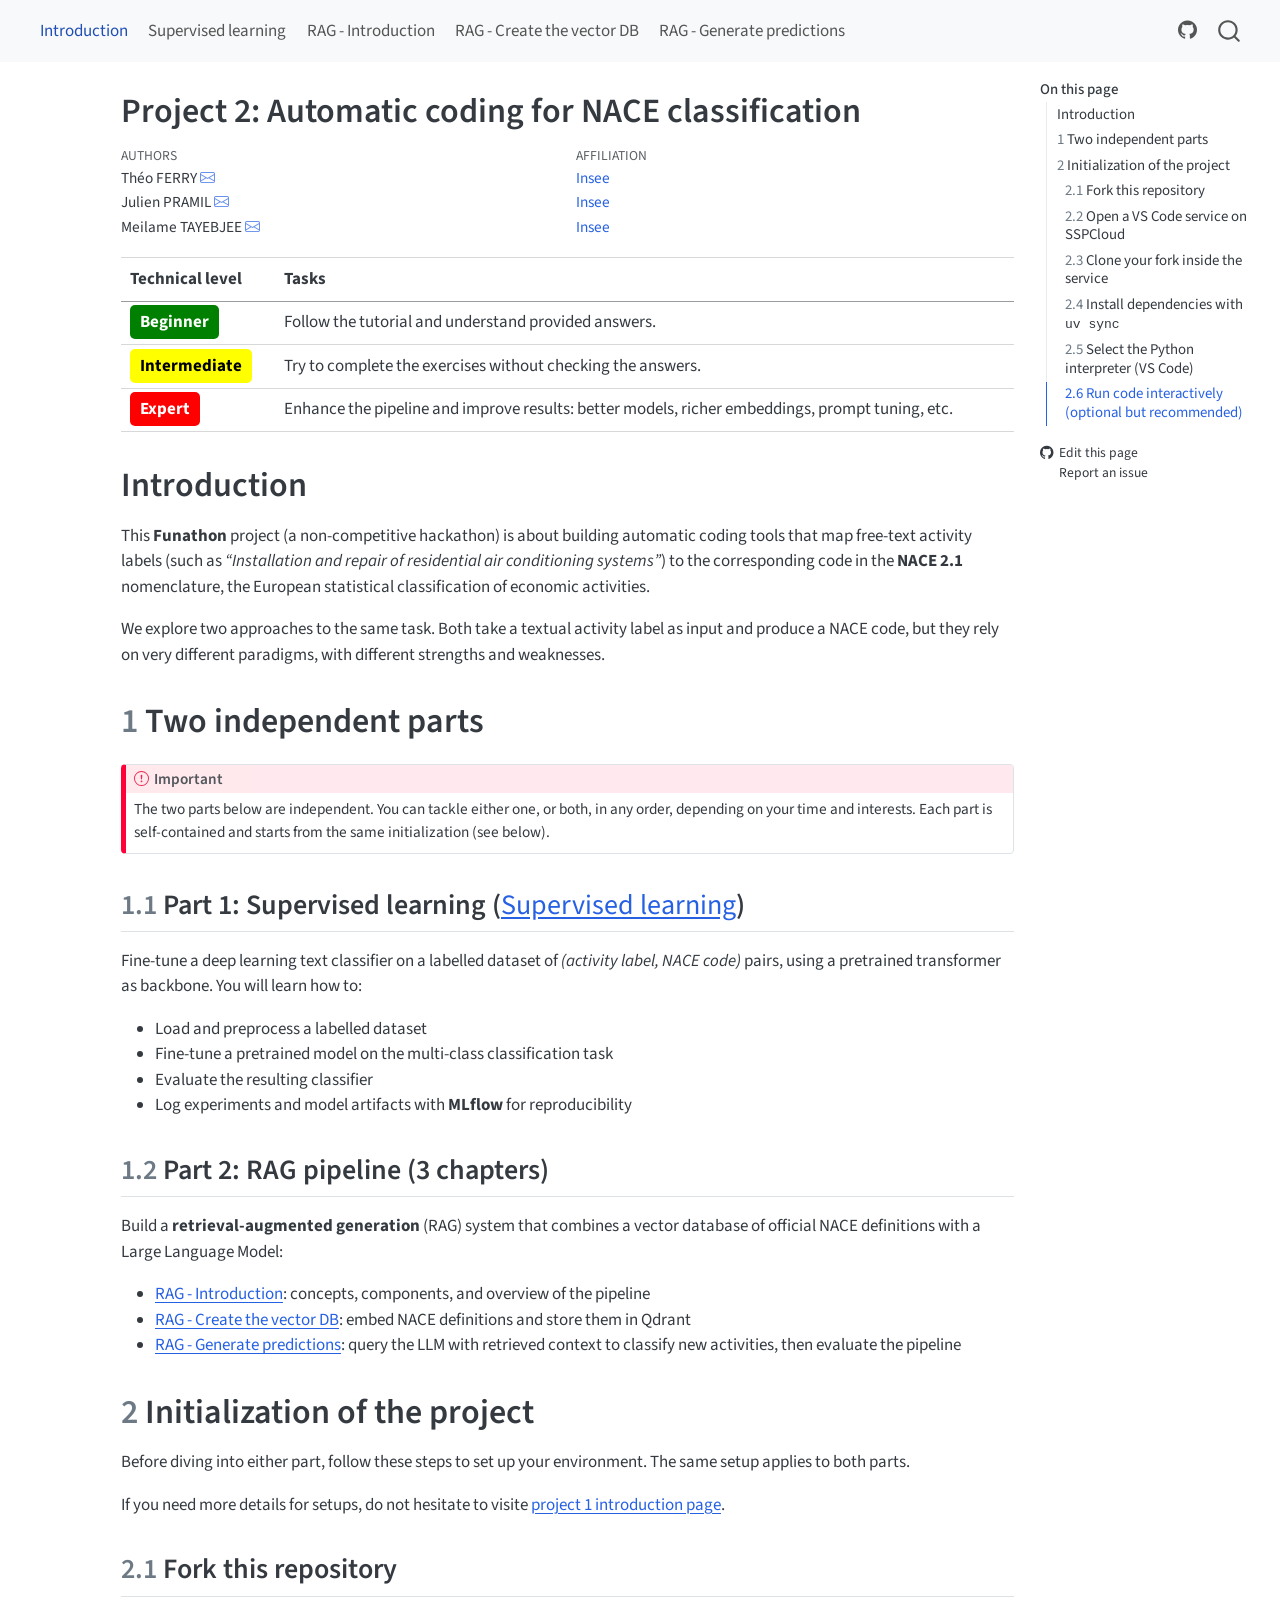
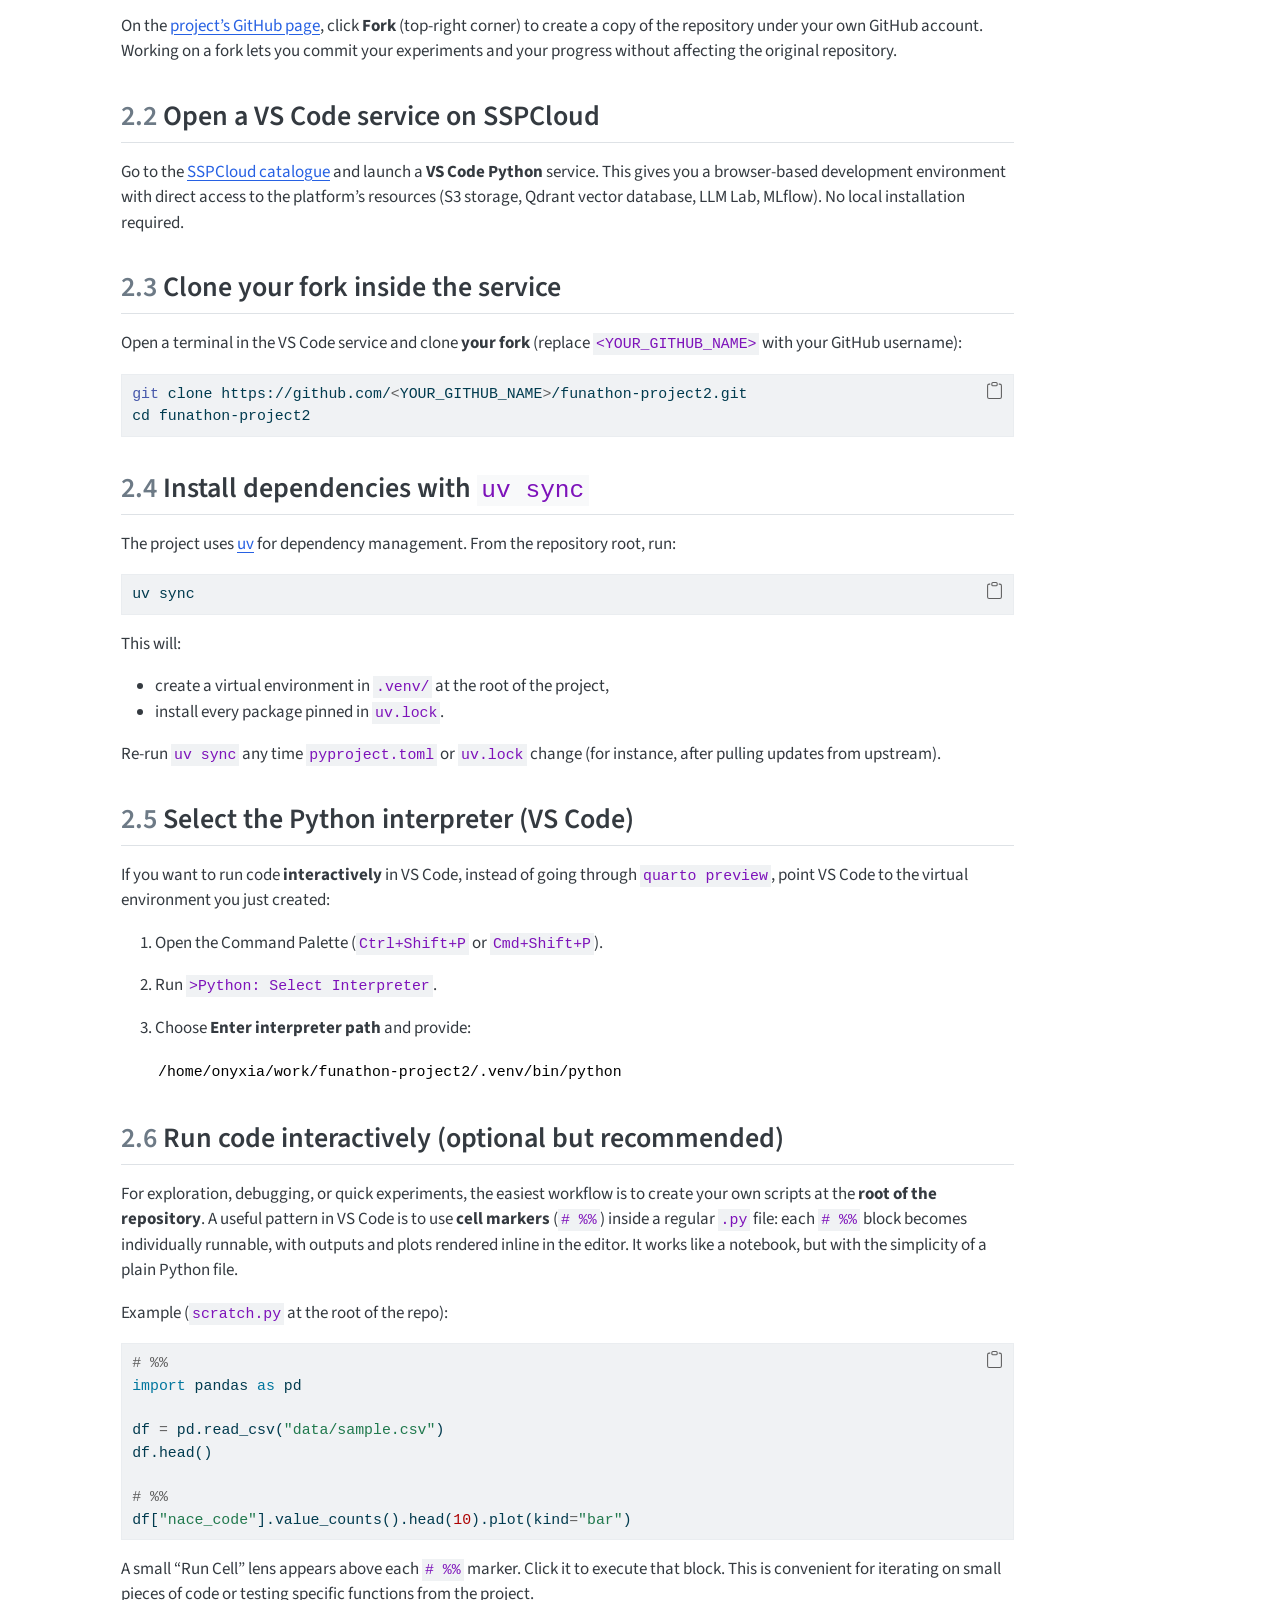
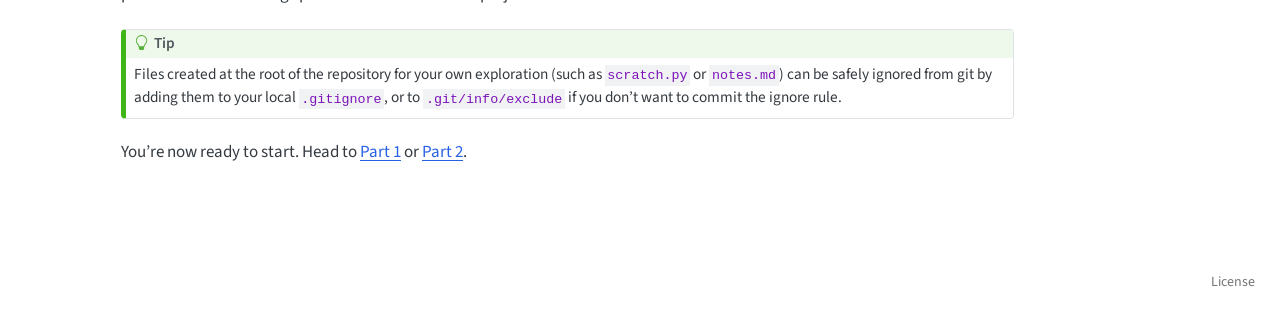
<file: index.html>
<!DOCTYPE html>
<html xmlns="http://www.w3.org/1999/xhtml" lang="en-US" xml:lang="en-US"><head>

<meta charset="utf-8">
<meta name="generator" content="quarto-1.9.37">

<meta name="viewport" content="width=device-width, initial-scale=1.0, user-scalable=yes">

<meta name="author" content="Théo FERRY">
<meta name="author" content="Julien PRAMIL">
<meta name="author" content="Meilame TAYEBJEE">

<title>Project 2: Automatic coding for NACE classification – AIML4OS Funathon - Project 2</title>
<style>
/* Default styles provided by pandoc.
** See https://pandoc.org/MANUAL.html#variables-for-html for config info.
*/
code{white-space: pre-wrap;}
span.smallcaps{font-variant: small-caps;}
div.columns{display: flex; gap: min(4vw, 1.5em);}
div.column{flex: auto; overflow-x: auto;}
div.hanging-indent{margin-left: 1.5em; text-indent: -1.5em;}
ul.task-list{list-style: none;}
ul.task-list li input[type="checkbox"] {
  width: 0.8em;
  margin: 0 0.8em 0.2em -1em; /* quarto-specific, see https://github.com/quarto-dev/quarto-cli/issues/4556 */ 
  vertical-align: middle;
}
/* CSS for syntax highlighting */
html { -webkit-text-size-adjust: 100%; }
pre > code.sourceCode { white-space: pre; position: relative; }
pre > code.sourceCode > span { display: inline-block; line-height: 1.25; }
pre > code.sourceCode > span:empty { height: 1.2em; }
.sourceCode { overflow: visible; }
code.sourceCode > span { color: inherit; text-decoration: inherit; }
div.sourceCode { margin: 1em 0; }
pre.sourceCode { margin: 0; }
@media screen {
div.sourceCode { overflow: auto; }
}
@media print {
pre > code.sourceCode { white-space: pre-wrap; }
pre > code.sourceCode > span { text-indent: -5em; padding-left: 5em; }
}
pre.numberSource code
  { counter-reset: source-line 0; }
pre.numberSource code > span
  { position: relative; left: -4em; counter-increment: source-line; }
pre.numberSource code > span > a:first-child::before
  { content: counter(source-line);
    position: relative; left: -1em; text-align: right; vertical-align: baseline;
    border: none; display: inline-block;
    -webkit-touch-callout: none; -webkit-user-select: none;
    -khtml-user-select: none; -moz-user-select: none;
    -ms-user-select: none; user-select: none;
    padding: 0 4px; width: 4em;
  }
pre.numberSource { margin-left: 3em;  padding-left: 4px; }
div.sourceCode
  {   }
@media screen {
pre > code.sourceCode > span > a:first-child::before { text-decoration: underline; }
}
</style>


<script src="site_libs/quarto-nav/quarto-nav.js"></script>
<script src="site_libs/quarto-nav/headroom.min.js"></script>
<script src="site_libs/clipboard/clipboard.min.js"></script>
<script src="site_libs/quarto-search/autocomplete.umd.js"></script>
<script src="site_libs/quarto-search/fuse.min.js"></script>
<script src="site_libs/quarto-search/quarto-search.js"></script>
<meta name="quarto:offset" content="./">
<script src="site_libs/quarto-html/quarto.js" type="module"></script>
<script src="site_libs/quarto-html/tabsets/tabsets.js" type="module"></script>
<script src="site_libs/quarto-html/popper.min.js"></script>
<script src="site_libs/quarto-html/tippy.umd.min.js"></script>
<script src="site_libs/quarto-html/anchor.min.js"></script>
<link href="site_libs/quarto-html/tippy.css" rel="stylesheet">
<link href="site_libs/quarto-html/quarto-syntax-highlighting-7f8f88aac4f3542376d5c11b86a4c14d.css" rel="stylesheet" id="quarto-text-highlighting-styles">
<script src="site_libs/bootstrap/bootstrap.min.js"></script>
<link href="site_libs/bootstrap/bootstrap-icons.css" rel="stylesheet">
<link href="site_libs/bootstrap/bootstrap-10001ffb058a23507bc90342e4cf6f50.min.css" rel="stylesheet" append-hash="true" id="quarto-bootstrap" data-mode="light">
<script id="quarto-search-options" type="application/json">{
  "location": "navbar",
  "copy-button": false,
  "collapse-after": 3,
  "panel-placement": "end",
  "type": "overlay",
  "limit": 50,
  "keyboard-shortcut": [
    "f",
    "/",
    "s"
  ],
  "show-item-context": false,
  "language": {
    "search-no-results-text": "No results",
    "search-matching-documents-text": "matching documents",
    "search-copy-link-title": "Copy link to search",
    "search-hide-matches-text": "Hide additional matches",
    "search-more-match-text": "more match in this document",
    "search-more-matches-text": "more matches in this document",
    "search-clear-button-title": "Clear",
    "search-text-placeholder": "",
    "search-detached-cancel-button-title": "Cancel",
    "search-submit-button-title": "Submit",
    "search-label": "Search"
  }
}</script>


<meta property="og:title" content="Project 2: Automatic coding for NACE classification – AIML4OS Funathon - Project 2">
<meta property="og:description" content="Automatic classification">
<meta property="og:site_name" content="AIML4OS Funathon - Project 2">
</head>

<body class="nav-fixed quarto-light">

<div id="quarto-search-results"></div>
  <header id="quarto-header" class="headroom fixed-top">
    <nav class="navbar navbar-expand-lg " data-bs-theme="dark">
      <div class="navbar-container container-fluid">
            <div id="quarto-search" class="" title="Search"></div>
          <button class="navbar-toggler" type="button" data-bs-toggle="collapse" data-bs-target="#navbarCollapse" aria-controls="navbarCollapse" role="menu" aria-expanded="false" aria-label="Toggle navigation" onclick="if (window.quartoToggleHeadroom) { window.quartoToggleHeadroom(); }">
  <span class="navbar-toggler-icon"></span>
</button>
          <div class="collapse navbar-collapse" id="navbarCollapse">
            <ul class="navbar-nav navbar-nav-scroll me-auto">
  <li class="nav-item">
    <a class="nav-link active" href="./index.html" aria-current="page"> 
<span class="menu-text">Introduction</span></a>
  </li>  
  <li class="nav-item">
    <a class="nav-link" href="./1-ttc.html"> 
<span class="menu-text">Supervised learning</span></a>
  </li>  
  <li class="nav-item">
    <a class="nav-link" href="./2-rag-intro.html"> 
<span class="menu-text">RAG - Introduction</span></a>
  </li>  
  <li class="nav-item">
    <a class="nav-link" href="./2-rag-vdb.html"> 
<span class="menu-text">RAG - Create the vector DB</span></a>
  </li>  
  <li class="nav-item">
    <a class="nav-link" href="./2-rag-generation.html"> 
<span class="menu-text">RAG - Generate predictions</span></a>
  </li>  
</ul>
            <ul class="navbar-nav navbar-nav-scroll ms-auto">
  <li class="nav-item compact">
    <a class="nav-link" href="https://github.com/AIML4OS/funathon-project2"> <i class="bi bi-github" role="img" aria-label="GitHub">
</i> 
<span class="menu-text"></span></a>
  </li>  
</ul>
          </div> <!-- /navcollapse -->
            <div class="quarto-navbar-tools">
</div>
      </div> <!-- /container-fluid -->
    </nav>
</header>
<!-- content -->
<div id="quarto-content" class="quarto-container page-columns page-rows-contents page-layout-article page-navbar">
<!-- sidebar -->
<!-- margin-sidebar -->
    <div id="quarto-margin-sidebar" class="sidebar margin-sidebar">
        <nav id="TOC" role="doc-toc" class="toc-active">
    <h2 id="toc-title">On this page</h2>
   
  <ul>
  <li><a href="#introduction" id="toc-introduction" class="nav-link active" data-scroll-target="#introduction">Introduction</a></li>
  <li><a href="#two-independent-parts" id="toc-two-independent-parts" class="nav-link" data-scroll-target="#two-independent-parts"><span class="header-section-number">1</span> Two independent parts</a>
  <ul class="collapse">
  <li><a href="#part-1-supervised-learning-supervised-learning" id="toc-part-1-supervised-learning-supervised-learning" class="nav-link" data-scroll-target="#part-1-supervised-learning-supervised-learning"><span class="header-section-number">1.1</span> Part 1: Supervised learning (Supervised learning)</a></li>
  <li><a href="#part-2-rag-pipeline-3-chapters" id="toc-part-2-rag-pipeline-3-chapters" class="nav-link" data-scroll-target="#part-2-rag-pipeline-3-chapters"><span class="header-section-number">1.2</span> Part 2: RAG pipeline (3 chapters)</a></li>
  </ul></li>
  <li><a href="#initialization-of-the-project" id="toc-initialization-of-the-project" class="nav-link" data-scroll-target="#initialization-of-the-project"><span class="header-section-number">2</span> Initialization of the project</a>
  <ul class="collapse">
  <li><a href="#fork-this-repository" id="toc-fork-this-repository" class="nav-link" data-scroll-target="#fork-this-repository"><span class="header-section-number">2.1</span> Fork this repository</a></li>
  <li><a href="#open-a-vs-code-service-on-sspcloud" id="toc-open-a-vs-code-service-on-sspcloud" class="nav-link" data-scroll-target="#open-a-vs-code-service-on-sspcloud"><span class="header-section-number">2.2</span> Open a VS Code service on SSPCloud</a></li>
  <li><a href="#clone-your-fork-inside-the-service" id="toc-clone-your-fork-inside-the-service" class="nav-link" data-scroll-target="#clone-your-fork-inside-the-service"><span class="header-section-number">2.3</span> Clone your fork inside the service</a></li>
  <li><a href="#install-dependencies-with-uv-sync" id="toc-install-dependencies-with-uv-sync" class="nav-link" data-scroll-target="#install-dependencies-with-uv-sync"><span class="header-section-number">2.4</span> Install dependencies with <code>uv sync</code></a></li>
  <li><a href="#select-the-python-interpreter-vs-code" id="toc-select-the-python-interpreter-vs-code" class="nav-link" data-scroll-target="#select-the-python-interpreter-vs-code"><span class="header-section-number">2.5</span> Select the Python interpreter (VS Code)</a></li>
  <li><a href="#run-code-interactively-optional-but-recommended" id="toc-run-code-interactively-optional-but-recommended" class="nav-link" data-scroll-target="#run-code-interactively-optional-but-recommended"><span class="header-section-number">2.6</span> Run code interactively (optional but recommended)</a></li>
  </ul></li>
  </ul>
<div class="toc-actions"><ul><li><a href="https://github.com/AIML4OS/funathon-project2/edit/main/index.qmd" class="toc-action"><i class="bi bi-github"></i>Edit this page</a></li><li><a href="https://github.com/AIML4OS/funathon-project2/issues/new" class="toc-action"><i class="bi empty"></i>Report an issue</a></li></ul></div></nav>
    </div>
<!-- main -->
<main class="content" id="quarto-document-content">

<header id="title-block-header" class="quarto-title-block default">
<div class="quarto-title">
<h1 class="title">Project 2: Automatic coding for NACE classification</h1>
</div>


<div class="quarto-title-meta-author">
  <div class="quarto-title-meta-heading">Authors</div>
  <div class="quarto-title-meta-heading">Affiliation</div>
  
    <div class="quarto-title-meta-contents">
    <p class="author">Théo FERRY <a href="mailto:theo.ferry@insee.fr" class="quarto-title-author-email"><i class="bi bi-envelope"></i></a> </p>
  </div>
  <div class="quarto-title-meta-contents">
        <p class="affiliation">
            <a href="https://www.insee.fr/fr/accueil">Insee</a>
          </p>
      </div>
    <div class="quarto-title-meta-contents">
    <p class="author">Julien PRAMIL <a href="mailto:julien.pramil@insee.fr" class="quarto-title-author-email"><i class="bi bi-envelope"></i></a> </p>
  </div>
  <div class="quarto-title-meta-contents">
        <p class="affiliation">
            <a href="https://www.insee.fr/fr/accueil">Insee</a>
          </p>
      </div>
    <div class="quarto-title-meta-contents">
    <p class="author">Meilame TAYEBJEE <a href="mailto:meilame.tayebjee@insee.fr" class="quarto-title-author-email"><i class="bi bi-envelope"></i></a> </p>
  </div>
  <div class="quarto-title-meta-contents">
        <p class="affiliation">
            <a href="https://www.insee.fr/fr/accueil">Insee</a>
          </p>
      </div>
  </div>

<div class="quarto-title-meta">

      
  
    
  </div>
  


</header>


<table class="caption-top table">
<thead>
<tr class="header">
<th data-quarto-table-cell-role="th">Technical level</th>
<th data-quarto-table-cell-role="th">Tasks</th>
</tr>
</thead>
<tbody>
<tr class="odd">
<td><span class="level-button level-beginner">Beginner</span></td>
<td>Follow the tutorial and understand provided answers.</td>
</tr>
<tr class="even">
<td><span class="level-button level-intermediate">Intermediate</span></td>
<td>Try to complete the exercises without checking the answers.</td>
</tr>
<tr class="odd">
<td><span class="level-button level-expert">Expert</span></td>
<td>Enhance the pipeline and improve results: better models, richer embeddings, prompt tuning, etc.</td>
</tr>
</tbody>
</table>
<section id="introduction" class="level1 unnumbered">
<h1 class="unnumbered">Introduction</h1>
<p>This <strong>Funathon</strong> project (a non-competitive hackathon) is about building automatic coding tools that map free-text activity labels (such as <em>“Installation and repair of residential air conditioning systems”</em>) to the corresponding code in the <strong>NACE 2.1</strong> nomenclature, the European statistical classification of economic activities.</p>
<p>We explore two approaches to the same task. Both take a textual activity label as input and produce a NACE code, but they rely on very different paradigms, with different strengths and weaknesses.</p>
</section>
<section id="two-independent-parts" class="level1" data-number="1">
<h1 data-number="1"><span class="header-section-number">1</span> Two independent parts</h1>
<div class="callout callout-style-default callout-important callout-titled">
<div class="callout-header d-flex align-content-center">
<div class="callout-icon-container">
<i class="callout-icon"></i>
</div>
<div class="callout-title-container flex-fill">
Important
</div>
</div>
<div class="callout-body-container callout-body">
<p>The two parts below are independent. You can tackle either one, or both, in any order, depending on your time and interests. Each part is self-contained and starts from the same initialization (see below).</p>
</div>
</div>
<section id="part-1-supervised-learning-supervised-learning" class="level2" data-number="1.1">
<h2 data-number="1.1" class="anchored" data-anchor-id="part-1-supervised-learning-supervised-learning"><span class="header-section-number">1.1</span> Part 1: Supervised learning (<a href="./1-ttc.html">Supervised learning</a>)</h2>
<p>Fine-tune a deep learning text classifier on a labelled dataset of <em>(activity label, NACE code)</em> pairs, using a pretrained transformer as backbone. You will learn how to:</p>
<ul>
<li>Load and preprocess a labelled dataset</li>
<li>Fine-tune a pretrained model on the multi-class classification task</li>
<li>Evaluate the resulting classifier</li>
<li>Log experiments and model artifacts with <strong>MLflow</strong> for reproducibility</li>
</ul>
</section>
<section id="part-2-rag-pipeline-3-chapters" class="level2" data-number="1.2">
<h2 data-number="1.2" class="anchored" data-anchor-id="part-2-rag-pipeline-3-chapters"><span class="header-section-number">1.2</span> Part 2: RAG pipeline (3 chapters)</h2>
<p>Build a <strong>retrieval-augmented generation</strong> (RAG) system that combines a vector database of official NACE definitions with a Large Language Model:</p>
<ul>
<li><a href="./2-rag-intro.html">RAG - Introduction</a>: concepts, components, and overview of the pipeline</li>
<li><a href="./2-rag-vdb.html">RAG - Create the vector DB</a>: embed NACE definitions and store them in Qdrant</li>
<li><a href="./2-rag-generation.html">RAG - Generate predictions</a>: query the LLM with retrieved context to classify new activities, then evaluate the pipeline</li>
</ul>
</section>
</section>
<section id="initialization-of-the-project" class="level1" data-number="2">
<h1 data-number="2"><span class="header-section-number">2</span> Initialization of the project</h1>
<p>Before diving into either part, follow these steps to set up your environment. The same setup applies to both parts.</p>
<p>If you need more details for setups, do not hesitate to visite <a href="https://aiml4os.github.io/funathon-project1/">project 1 introduction page</a>.</p>
<section id="fork-this-repository" class="level2" data-number="2.1">
<h2 data-number="2.1" class="anchored" data-anchor-id="fork-this-repository"><span class="header-section-number">2.1</span> Fork this repository</h2>
<p>On the <a href="https://github.com/AIML4OS/funathon-project2">project’s GitHub page</a>, click <strong>Fork</strong> (top-right corner) to create a copy of the repository under your own GitHub account. Working on a fork lets you commit your experiments and your progress without affecting the original repository.</p>
</section>
<section id="open-a-vs-code-service-on-sspcloud" class="level2" data-number="2.2">
<h2 data-number="2.2" class="anchored" data-anchor-id="open-a-vs-code-service-on-sspcloud"><span class="header-section-number">2.2</span> Open a VS Code service on SSPCloud</h2>
<p>Go to the <a href="https://datalab.sspcloud.fr/catalog">SSPCloud catalogue</a> and launch a <strong>VS Code Python</strong> service. This gives you a browser-based development environment with direct access to the platform’s resources (S3 storage, Qdrant vector database, LLM Lab, MLflow). No local installation required.</p>
</section>
<section id="clone-your-fork-inside-the-service" class="level2" data-number="2.3">
<h2 data-number="2.3" class="anchored" data-anchor-id="clone-your-fork-inside-the-service"><span class="header-section-number">2.3</span> Clone your fork inside the service</h2>
<p>Open a terminal in the VS Code service and clone <strong>your fork</strong> (replace <code>&lt;YOUR_GITHUB_NAME&gt;</code> with your GitHub username):</p>
<div class="code-copy-outer-scaffold"><div class="sourceCode" id="cb1"><pre class="sourceCode bash code-with-copy"><code class="sourceCode bash"><span id="cb1-1"><a href="#cb1-1" aria-hidden="true" tabindex="-1"></a><span class="fu">git</span> clone https://github.com/<span class="op">&lt;</span>YOUR_GITHUB_NAME<span class="op">&gt;</span>/funathon-project2.git</span>
<span id="cb1-2"><a href="#cb1-2" aria-hidden="true" tabindex="-1"></a><span class="bu">cd</span> funathon-project2</span></code></pre></div><button title="Copy to Clipboard" class="code-copy-button"><i class="bi"></i></button></div>
</section>
<section id="install-dependencies-with-uv-sync" class="level2" data-number="2.4">
<h2 data-number="2.4" class="anchored" data-anchor-id="install-dependencies-with-uv-sync"><span class="header-section-number">2.4</span> Install dependencies with <code>uv sync</code></h2>
<p>The project uses <a href="https://docs.astral.sh/uv/">uv</a> for dependency management. From the repository root, run:</p>
<div class="code-copy-outer-scaffold"><div class="sourceCode" id="cb2"><pre class="sourceCode bash code-with-copy"><code class="sourceCode bash"><span id="cb2-1"><a href="#cb2-1" aria-hidden="true" tabindex="-1"></a><span class="ex">uv</span> sync</span></code></pre></div><button title="Copy to Clipboard" class="code-copy-button"><i class="bi"></i></button></div>
<p>This will:</p>
<ul>
<li>create a virtual environment in <code>.venv/</code> at the root of the project,</li>
<li>install every package pinned in <code>uv.lock</code>.</li>
</ul>
<p>Re-run <code>uv sync</code> any time <code>pyproject.toml</code> or <code>uv.lock</code> change (for instance, after pulling updates from upstream).</p>
</section>
<section id="select-the-python-interpreter-vs-code" class="level2" data-number="2.5">
<h2 data-number="2.5" class="anchored" data-anchor-id="select-the-python-interpreter-vs-code"><span class="header-section-number">2.5</span> Select the Python interpreter (VS Code)</h2>
<p>If you want to run code <strong>interactively</strong> in VS Code, instead of going through <code>quarto preview</code>, point VS Code to the virtual environment you just created:</p>
<ol type="1">
<li><p>Open the Command Palette (<code>Ctrl+Shift+P</code> or <code>Cmd+Shift+P</code>).</p></li>
<li><p>Run <code>&gt;Python: Select Interpreter</code>.</p></li>
<li><p>Choose <strong>Enter interpreter path</strong> and provide:</p>
<pre><code>/home/onyxia/work/funathon-project2/.venv/bin/python</code></pre></li>
</ol>
</section>
<section id="run-code-interactively-optional-but-recommended" class="level2" data-number="2.6">
<h2 data-number="2.6" class="anchored" data-anchor-id="run-code-interactively-optional-but-recommended"><span class="header-section-number">2.6</span> Run code interactively (optional but recommended)</h2>
<p>For exploration, debugging, or quick experiments, the easiest workflow is to create your own scripts at the <strong>root of the repository</strong>. A useful pattern in VS Code is to use <strong>cell markers</strong> (<code># %%</code>) inside a regular <code>.py</code> file: each <code># %%</code> block becomes individually runnable, with outputs and plots rendered inline in the editor. It works like a notebook, but with the simplicity of a plain Python file.</p>
<p>Example (<code>scratch.py</code> at the root of the repo):</p>
<div class="code-copy-outer-scaffold"><div class="sourceCode" id="cb4"><pre class="sourceCode python code-with-copy"><code class="sourceCode python"><span id="cb4-1"><a href="#cb4-1" aria-hidden="true" tabindex="-1"></a><span class="co"># %%</span></span>
<span id="cb4-2"><a href="#cb4-2" aria-hidden="true" tabindex="-1"></a><span class="im">import</span> pandas <span class="im">as</span> pd</span>
<span id="cb4-3"><a href="#cb4-3" aria-hidden="true" tabindex="-1"></a></span>
<span id="cb4-4"><a href="#cb4-4" aria-hidden="true" tabindex="-1"></a>df <span class="op">=</span> pd.read_csv(<span class="st">"data/sample.csv"</span>)</span>
<span id="cb4-5"><a href="#cb4-5" aria-hidden="true" tabindex="-1"></a>df.head()</span>
<span id="cb4-6"><a href="#cb4-6" aria-hidden="true" tabindex="-1"></a></span>
<span id="cb4-7"><a href="#cb4-7" aria-hidden="true" tabindex="-1"></a><span class="co"># %%</span></span>
<span id="cb4-8"><a href="#cb4-8" aria-hidden="true" tabindex="-1"></a>df[<span class="st">"nace_code"</span>].value_counts().head(<span class="dv">10</span>).plot(kind<span class="op">=</span><span class="st">"bar"</span>)</span></code></pre></div><button title="Copy to Clipboard" class="code-copy-button"><i class="bi"></i></button></div>
<p>A small “Run Cell” lens appears above each <code># %%</code> marker. Click it to execute that block. This is convenient for iterating on small pieces of code or testing specific functions from the project.</p>
<div class="callout callout-style-default callout-tip callout-titled">
<div class="callout-header d-flex align-content-center">
<div class="callout-icon-container">
<i class="callout-icon"></i>
</div>
<div class="callout-title-container flex-fill">
Tip
</div>
</div>
<div class="callout-body-container callout-body">
<p>Files created at the root of the repository for your own exploration (such as <code>scratch.py</code> or <code>notes.md</code>) can be safely ignored from git by adding them to your local <code>.gitignore</code>, or to <code>.git/info/exclude</code> if you don’t want to commit the ignore rule.</p>
</div>
</div>
<p>You’re now ready to start. Head to <a href="./1-ttc.html">Part 1</a> or <a href="./2-rag-intro.html">Part 2</a>.</p>


</section>
</section>

</main> <!-- /main -->
<script id="quarto-html-after-body" type="application/javascript">
  window.document.addEventListener("DOMContentLoaded", function (event) {
    const icon = "";
    const anchorJS = new window.AnchorJS();
    anchorJS.options = {
      placement: 'right',
      icon: icon
    };
    anchorJS.add('.anchored');
    const isCodeAnnotation = (el) => {
      for (const clz of el.classList) {
        if (clz.startsWith('code-annotation-')) {                     
          return true;
        }
      }
      return false;
    }
    const onCopySuccess = function(e) {
      // button target
      const button = e.trigger;
      // don't keep focus
      button.blur();
      // flash "checked"
      button.classList.add('code-copy-button-checked');
      var currentTitle = button.getAttribute("title");
      button.setAttribute("title", "Copied!");
      let tooltip;
      if (window.bootstrap) {
        button.setAttribute("data-bs-toggle", "tooltip");
        button.setAttribute("data-bs-placement", "left");
        button.setAttribute("data-bs-title", "Copied!");
        tooltip = new bootstrap.Tooltip(button, 
          { trigger: "manual", 
            customClass: "code-copy-button-tooltip",
            offset: [0, -8]});
        tooltip.show();    
      }
      setTimeout(function() {
        if (tooltip) {
          tooltip.hide();
          button.removeAttribute("data-bs-title");
          button.removeAttribute("data-bs-toggle");
          button.removeAttribute("data-bs-placement");
        }
        button.setAttribute("title", currentTitle);
        button.classList.remove('code-copy-button-checked');
      }, 1000);
      // clear code selection
      e.clearSelection();
    }
    const getTextToCopy = function(trigger) {
      const outerScaffold = trigger.parentElement.cloneNode(true);
      const codeEl = outerScaffold.querySelector('code');
      for (const childEl of codeEl.children) {
        if (isCodeAnnotation(childEl)) {
          childEl.remove();
        }
      }
      return codeEl.innerText;
    }
    const clipboard = new window.ClipboardJS('.code-copy-button:not([data-in-quarto-modal])', {
      text: getTextToCopy
    });
    clipboard.on('success', onCopySuccess);
    if (window.document.getElementById('quarto-embedded-source-code-modal')) {
      const clipboardModal = new window.ClipboardJS('.code-copy-button[data-in-quarto-modal]', {
        text: getTextToCopy,
        container: window.document.getElementById('quarto-embedded-source-code-modal')
      });
      clipboardModal.on('success', onCopySuccess);
    }
      var localhostRegex = new RegExp(/^(?:http|https):\/\/localhost\:?[0-9]*\//);
      var mailtoRegex = new RegExp(/^mailto:/);
        var filterRegex = new RegExp("https:\/\/AIML4OS\.github\.io\/funathon-project2\/");
      var isInternal = (href) => {
          return filterRegex.test(href) || localhostRegex.test(href) || mailtoRegex.test(href);
      }
      // Inspect non-navigation links and adorn them if external
     var links = window.document.querySelectorAll('a[href]:not(.nav-link):not(.navbar-brand):not(.toc-action):not(.sidebar-link):not(.sidebar-item-toggle):not(.pagination-link):not(.no-external):not([aria-hidden]):not(.dropdown-item):not(.quarto-navigation-tool):not(.about-link)');
      for (var i=0; i<links.length; i++) {
        const link = links[i];
        if (!isInternal(link.href)) {
          // undo the damage that might have been done by quarto-nav.js in the case of
          // links that we want to consider external
          if (link.dataset.originalHref !== undefined) {
            link.href = link.dataset.originalHref;
          }
        }
      }
    function tippyHover(el, contentFn, onTriggerFn, onUntriggerFn) {
      const config = {
        allowHTML: true,
        maxWidth: 500,
        delay: 100,
        arrow: false,
        appendTo: function(el) {
            return el.parentElement;
        },
        interactive: true,
        interactiveBorder: 10,
        theme: 'quarto',
        placement: 'bottom-start',
      };
      if (contentFn) {
        config.content = contentFn;
      }
      if (onTriggerFn) {
        config.onTrigger = onTriggerFn;
      }
      if (onUntriggerFn) {
        config.onUntrigger = onUntriggerFn;
      }
      window.tippy(el, config); 
    }
    const noterefs = window.document.querySelectorAll('a[role="doc-noteref"]');
    for (var i=0; i<noterefs.length; i++) {
      const ref = noterefs[i];
      tippyHover(ref, function() {
        // use id or data attribute instead here
        let href = ref.getAttribute('data-footnote-href') || ref.getAttribute('href');
        try { href = new URL(href).hash; } catch {}
        const id = href.replace(/^#\/?/, "");
        const note = window.document.getElementById(id);
        if (note) {
          return note.innerHTML;
        } else {
          return "";
        }
      });
    }
    const xrefs = window.document.querySelectorAll('a.quarto-xref');
    const processXRef = (id, note) => {
      // Strip column container classes
      const stripColumnClz = (el) => {
        el.classList.remove("page-full", "page-columns");
        if (el.children) {
          for (const child of el.children) {
            stripColumnClz(child);
          }
        }
      }
      stripColumnClz(note)
      if (id === null || id.startsWith('sec-')) {
        // Special case sections, only their first couple elements
        const container = document.createElement("div");
        if (note.children && note.children.length > 2) {
          container.appendChild(note.children[0].cloneNode(true));
          for (let i = 1; i < note.children.length; i++) {
            const child = note.children[i];
            if (child.tagName === "P" && child.innerText === "") {
              continue;
            } else {
              container.appendChild(child.cloneNode(true));
              break;
            }
          }
          if (window.Quarto?.typesetMath) {
            window.Quarto.typesetMath(container);
          }
          return container.innerHTML
        } else {
          if (window.Quarto?.typesetMath) {
            window.Quarto.typesetMath(note);
          }
          return note.innerHTML;
        }
      } else {
        // Remove any anchor links if they are present
        const anchorLink = note.querySelector('a.anchorjs-link');
        if (anchorLink) {
          anchorLink.remove();
        }
        if (window.Quarto?.typesetMath) {
          window.Quarto.typesetMath(note);
        }
        if (note.classList.contains("callout")) {
          return note.outerHTML;
        } else {
          return note.innerHTML;
        }
      }
    }
    for (var i=0; i<xrefs.length; i++) {
      const xref = xrefs[i];
      tippyHover(xref, undefined, function(instance) {
        instance.disable();
        let url = xref.getAttribute('href');
        let hash = undefined; 
        if (url.startsWith('#')) {
          hash = url;
        } else {
          try { hash = new URL(url).hash; } catch {}
        }
        if (hash) {
          const id = hash.replace(/^#\/?/, "");
          const note = window.document.getElementById(id);
          if (note !== null) {
            try {
              const html = processXRef(id, note.cloneNode(true));
              instance.setContent(html);
            } finally {
              instance.enable();
              instance.show();
            }
          } else {
            // See if we can fetch this
            fetch(url.split('#')[0])
            .then(res => res.text())
            .then(html => {
              const parser = new DOMParser();
              const htmlDoc = parser.parseFromString(html, "text/html");
              const note = htmlDoc.getElementById(id);
              if (note !== null) {
                const html = processXRef(id, note);
                instance.setContent(html);
              } 
            }).finally(() => {
              instance.enable();
              instance.show();
            });
          }
        } else {
          // See if we can fetch a full url (with no hash to target)
          // This is a special case and we should probably do some content thinning / targeting
          fetch(url)
          .then(res => res.text())
          .then(html => {
            const parser = new DOMParser();
            const htmlDoc = parser.parseFromString(html, "text/html");
            const note = htmlDoc.querySelector('main.content');
            if (note !== null) {
              // This should only happen for chapter cross references
              // (since there is no id in the URL)
              // remove the first header
              if (note.children.length > 0 && note.children[0].tagName === "HEADER") {
                note.children[0].remove();
              }
              const html = processXRef(null, note);
              instance.setContent(html);
            } 
          }).finally(() => {
            instance.enable();
            instance.show();
          });
        }
      }, function(instance) {
      });
    }
        let selectedAnnoteEl;
        const selectorForAnnotation = ( cell, annotation) => {
          let cellAttr = 'data-code-cell="' + cell + '"';
          let lineAttr = 'data-code-annotation="' +  annotation + '"';
          const selector = 'span[' + cellAttr + '][' + lineAttr + ']';
          return selector;
        }
        const selectCodeLines = (annoteEl) => {
          const doc = window.document;
          const targetCell = annoteEl.getAttribute("data-target-cell");
          const targetAnnotation = annoteEl.getAttribute("data-target-annotation");
          const annoteSpan = window.document.querySelector(selectorForAnnotation(targetCell, targetAnnotation));
          const lines = annoteSpan.getAttribute("data-code-lines").split(",");
          const lineIds = lines.map((line) => {
            return targetCell + "-" + line;
          })
          let top = null;
          let height = null;
          let parent = null;
          if (lineIds.length > 0) {
              //compute the position of the single el (top and bottom and make a div)
              const el = window.document.getElementById(lineIds[0]);
              top = el.offsetTop;
              height = el.offsetHeight;
              parent = el.parentElement.parentElement;
            if (lineIds.length > 1) {
              const lastEl = window.document.getElementById(lineIds[lineIds.length - 1]);
              const bottom = lastEl.offsetTop + lastEl.offsetHeight;
              height = bottom - top;
            }
            if (top !== null && height !== null && parent !== null) {
              // cook up a div (if necessary) and position it 
              let div = window.document.getElementById("code-annotation-line-highlight");
              if (div === null) {
                div = window.document.createElement("div");
                div.setAttribute("id", "code-annotation-line-highlight");
                div.style.position = 'absolute';
                parent.appendChild(div);
              }
              div.style.top = top - 2 + "px";
              div.style.height = height + 4 + "px";
              div.style.left = 0;
              let gutterDiv = window.document.getElementById("code-annotation-line-highlight-gutter");
              if (gutterDiv === null) {
                gutterDiv = window.document.createElement("div");
                gutterDiv.setAttribute("id", "code-annotation-line-highlight-gutter");
                gutterDiv.style.position = 'absolute';
                const codeCell = window.document.getElementById(targetCell);
                const gutter = codeCell.querySelector('.code-annotation-gutter');
                gutter.appendChild(gutterDiv);
              }
              gutterDiv.style.top = top - 2 + "px";
              gutterDiv.style.height = height + 4 + "px";
            }
            selectedAnnoteEl = annoteEl;
          }
        };
        const unselectCodeLines = () => {
          const elementsIds = ["code-annotation-line-highlight", "code-annotation-line-highlight-gutter"];
          elementsIds.forEach((elId) => {
            const div = window.document.getElementById(elId);
            if (div) {
              div.remove();
            }
          });
          selectedAnnoteEl = undefined;
        };
          // Handle positioning of the toggle
      window.addEventListener(
        "resize",
        throttle(() => {
          elRect = undefined;
          if (selectedAnnoteEl) {
            selectCodeLines(selectedAnnoteEl);
          }
        }, 10)
      );
      function throttle(fn, ms) {
      let throttle = false;
      let timer;
        return (...args) => {
          if(!throttle) { // first call gets through
              fn.apply(this, args);
              throttle = true;
          } else { // all the others get throttled
              if(timer) clearTimeout(timer); // cancel #2
              timer = setTimeout(() => {
                fn.apply(this, args);
                timer = throttle = false;
              }, ms);
          }
        };
      }
        // Attach click handler to the DT
        const annoteDls = window.document.querySelectorAll('dt[data-target-cell]');
        for (const annoteDlNode of annoteDls) {
          annoteDlNode.addEventListener('click', (event) => {
            const clickedEl = event.target;
            if (clickedEl !== selectedAnnoteEl) {
              unselectCodeLines();
              const activeEl = window.document.querySelector('dt[data-target-cell].code-annotation-active');
              if (activeEl) {
                activeEl.classList.remove('code-annotation-active');
              }
              selectCodeLines(clickedEl);
              clickedEl.classList.add('code-annotation-active');
            } else {
              // Unselect the line
              unselectCodeLines();
              clickedEl.classList.remove('code-annotation-active');
            }
          });
        }
    const findCites = (el) => {
      const parentEl = el.parentElement;
      if (parentEl) {
        const cites = parentEl.dataset.cites;
        if (cites) {
          return {
            el,
            cites: cites.split(' ')
          };
        } else {
          return findCites(el.parentElement)
        }
      } else {
        return undefined;
      }
    };
    var bibliorefs = window.document.querySelectorAll('a[role="doc-biblioref"]');
    for (var i=0; i<bibliorefs.length; i++) {
      const ref = bibliorefs[i];
      const citeInfo = findCites(ref);
      if (citeInfo) {
        tippyHover(citeInfo.el, function() {
          var popup = window.document.createElement('div');
          citeInfo.cites.forEach(function(cite) {
            var citeDiv = window.document.createElement('div');
            citeDiv.classList.add('hanging-indent');
            citeDiv.classList.add('csl-entry');
            var biblioDiv = window.document.getElementById('ref-' + cite);
            if (biblioDiv) {
              citeDiv.innerHTML = biblioDiv.innerHTML;
            }
            popup.appendChild(citeDiv);
          });
          return popup.innerHTML;
        });
      }
    }
  });
  </script>
</div> <!-- /content -->
<footer class="footer">
  <div class="nav-footer">
    <div class="nav-footer-left">
      &nbsp;
    </div>   
    <div class="nav-footer-center">
      &nbsp;
    <div class="toc-actions d-sm-block d-md-none"><ul><li><a href="https://github.com/AIML4OS/funathon-project2/edit/main/index.qmd" class="toc-action"><i class="bi bi-github"></i>Edit this page</a></li><li><a href="https://github.com/AIML4OS/funathon-project2/issues/new" class="toc-action"><i class="bi empty"></i>Report an issue</a></li></ul></div></div>
    <div class="nav-footer-right">
      <ul class="footer-items list-unstyled">
    <li class="nav-item">
    <a class="nav-link" href="./LICENCE">
<p>License</p>
</a>
  </li>  
</ul>
    </div>
  </div>
</footer>




</body></html>
</file>
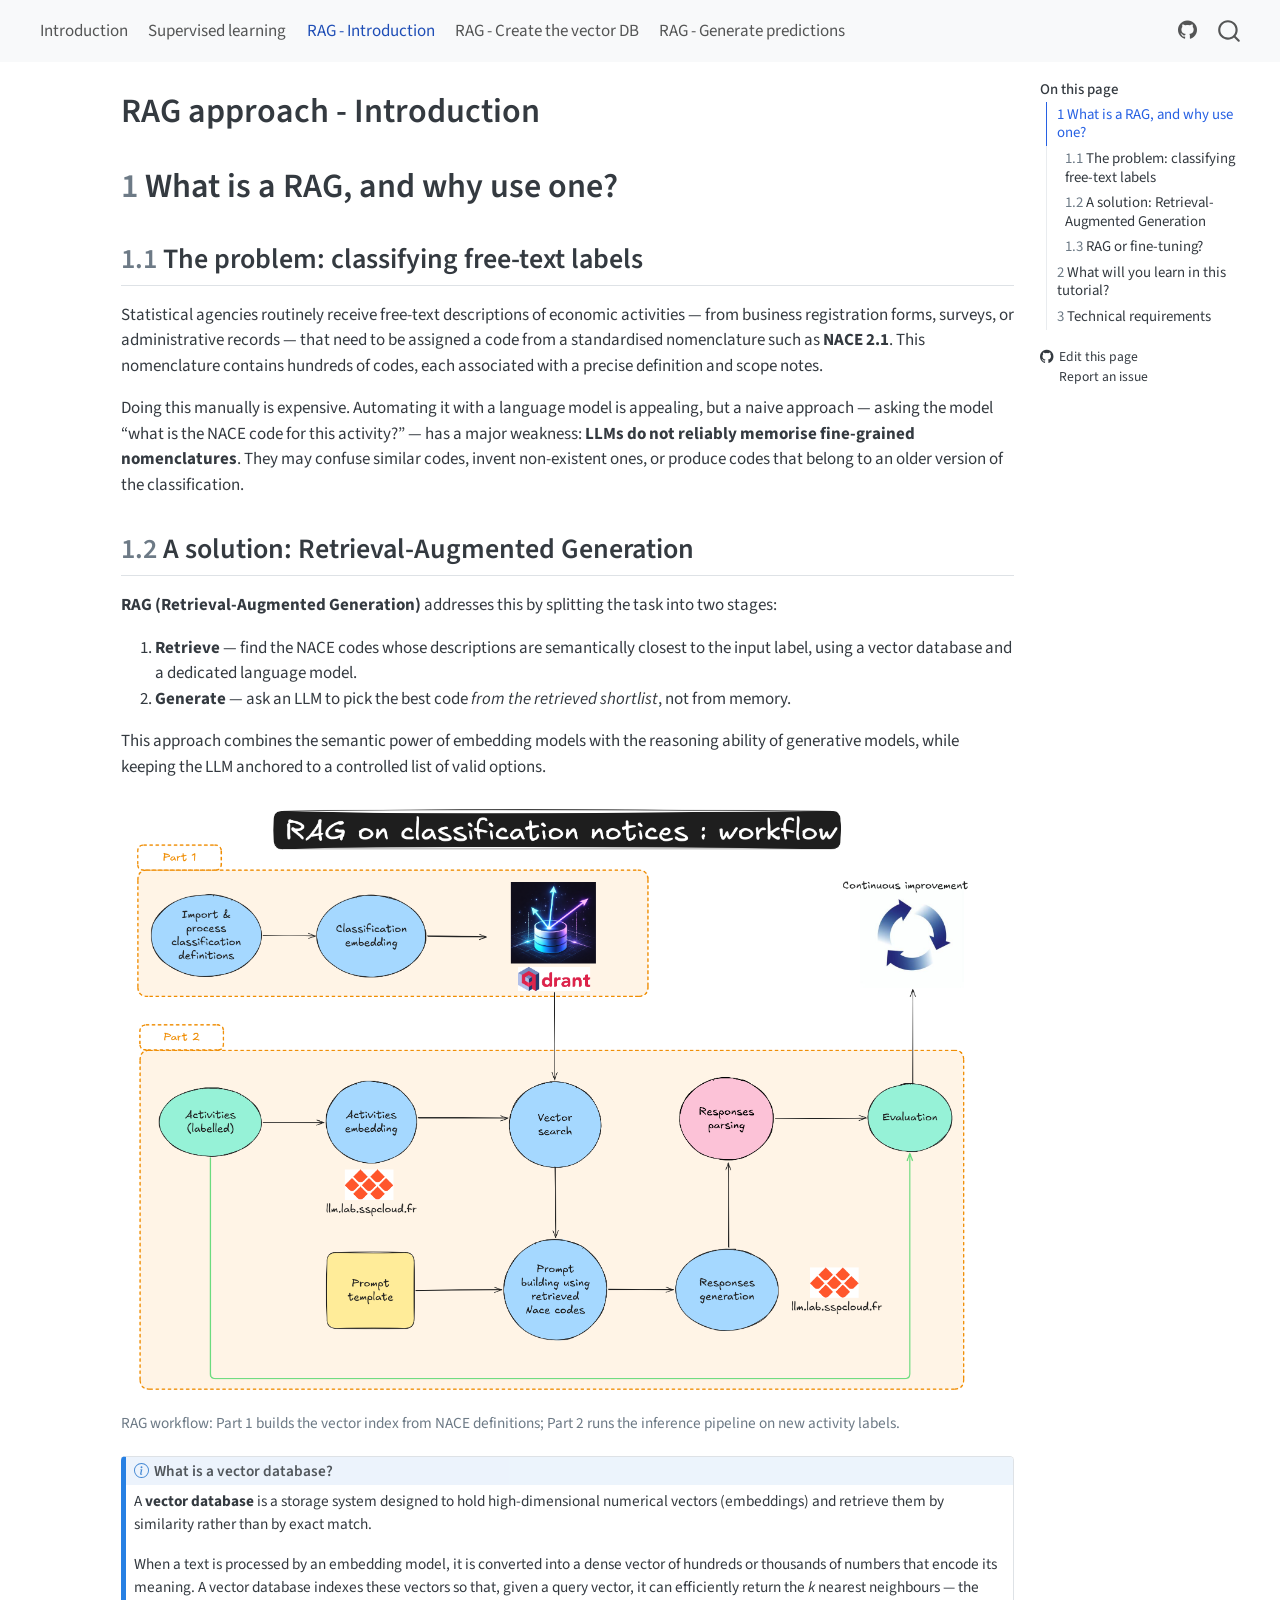
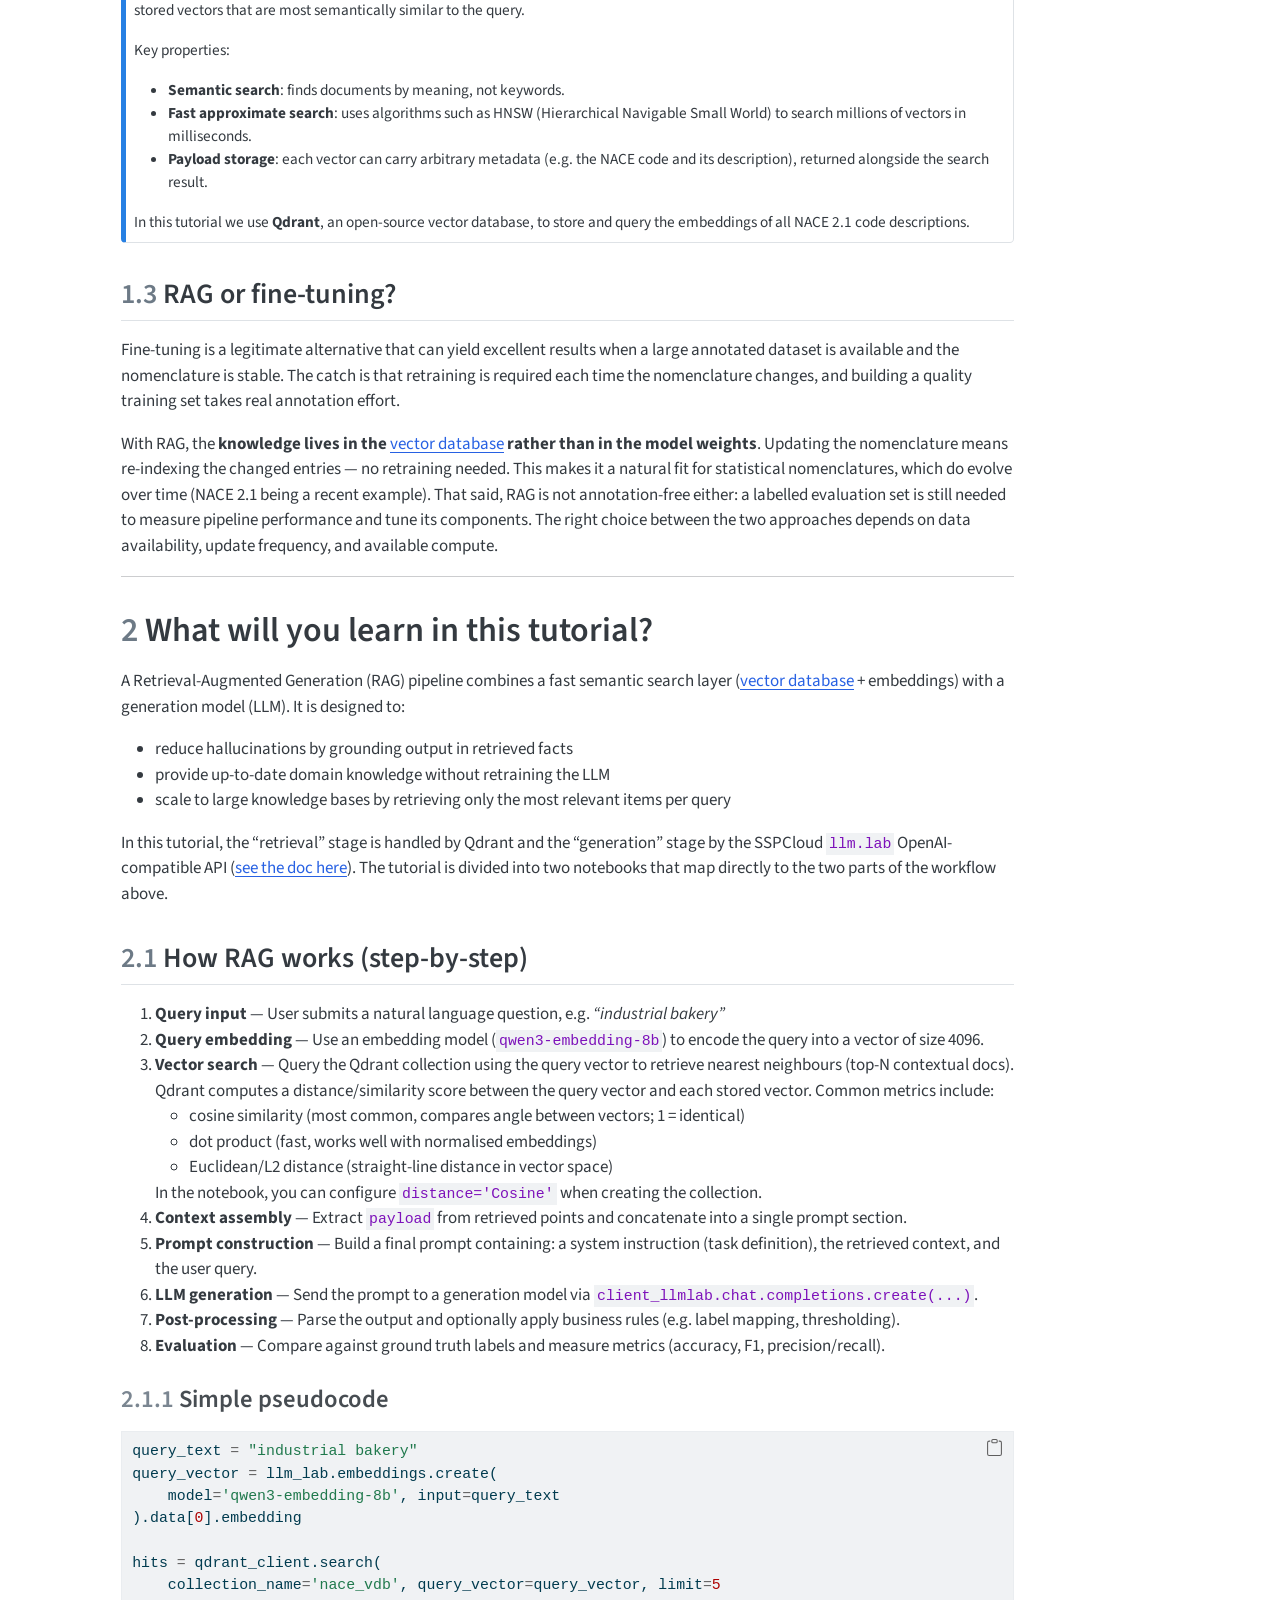
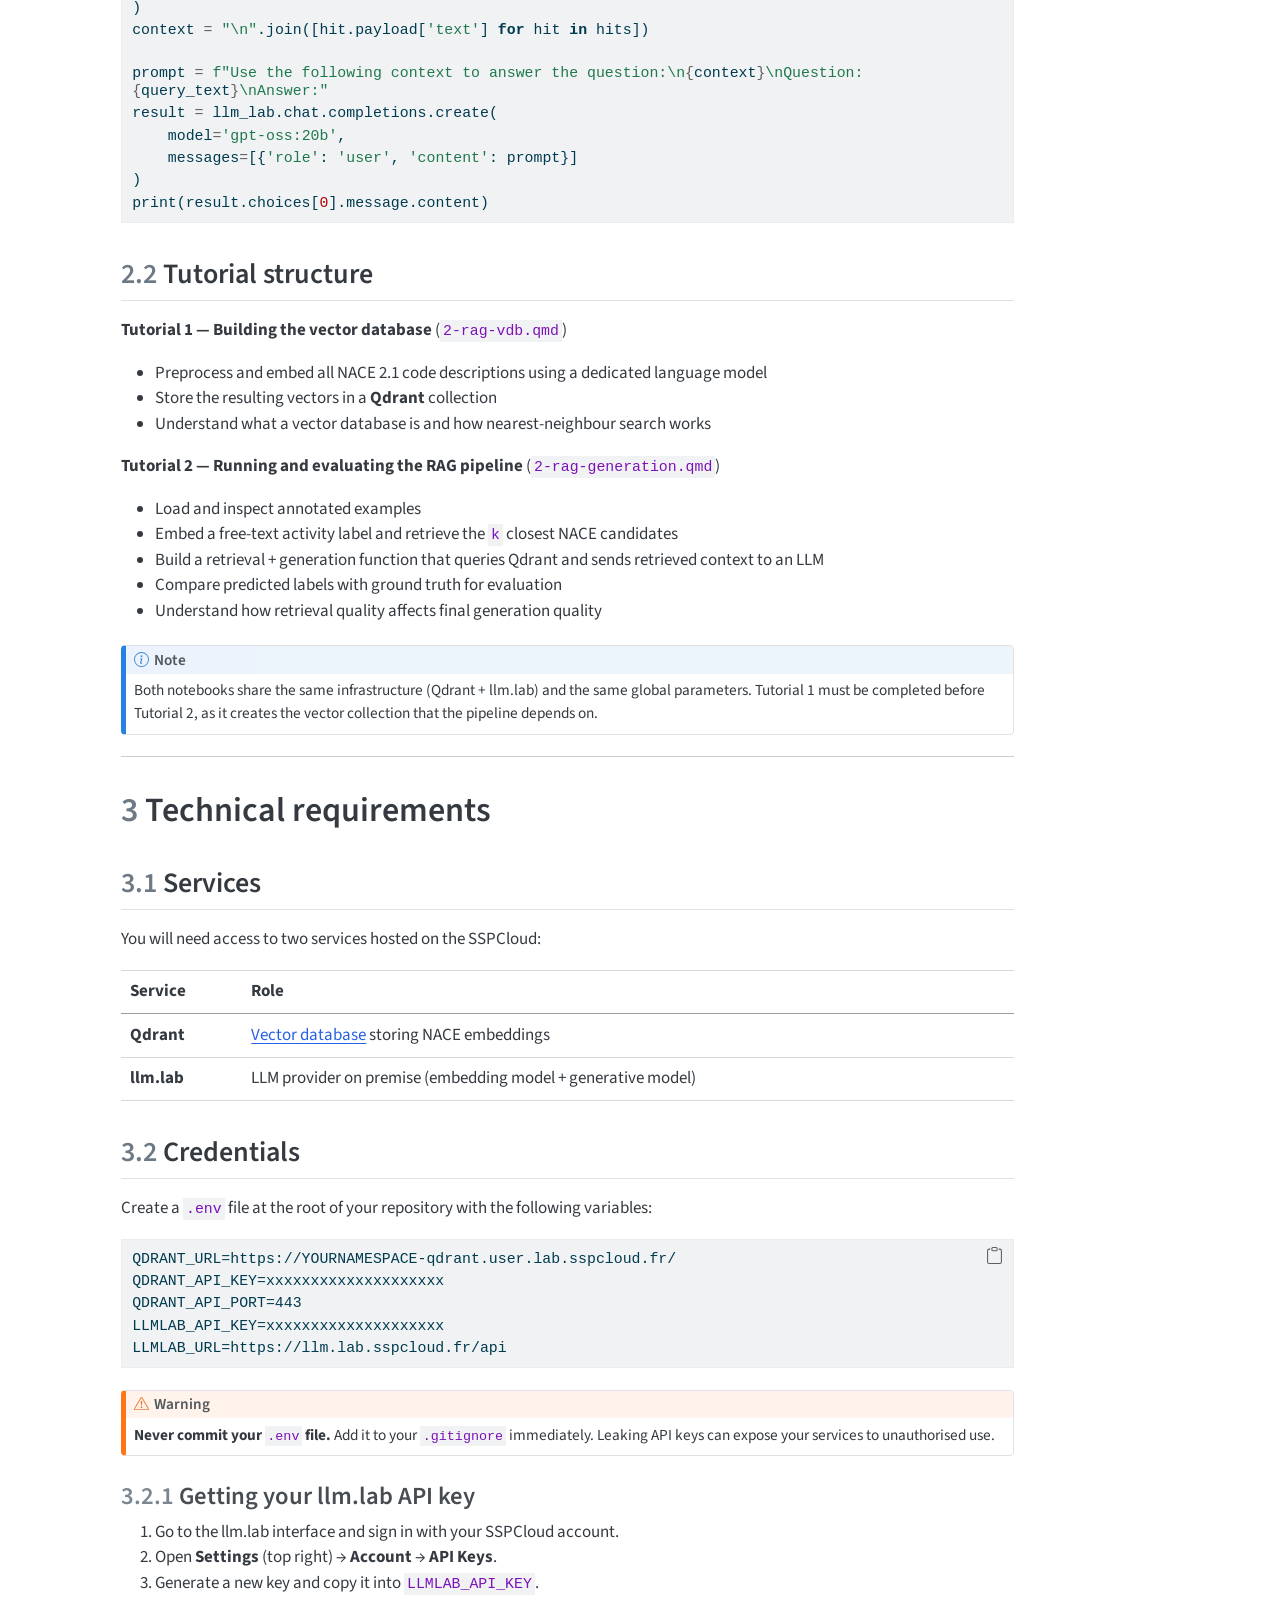
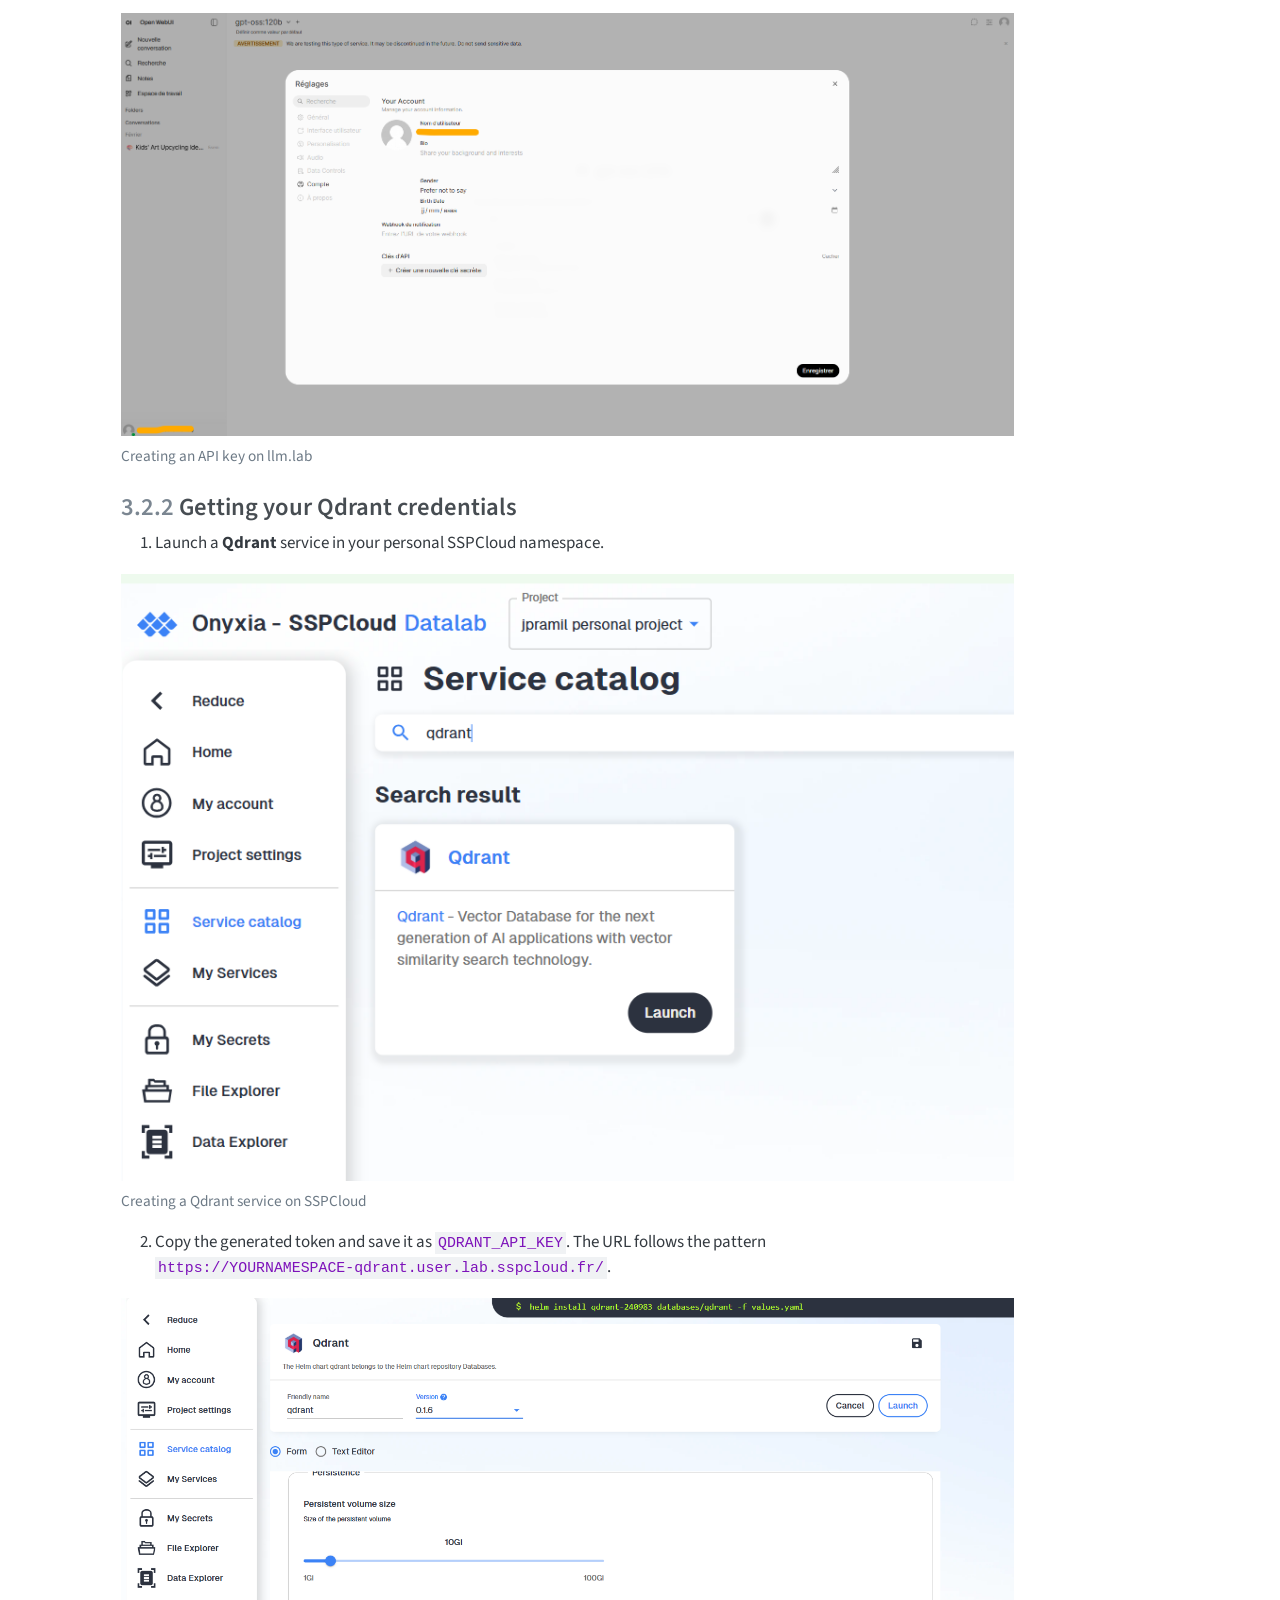
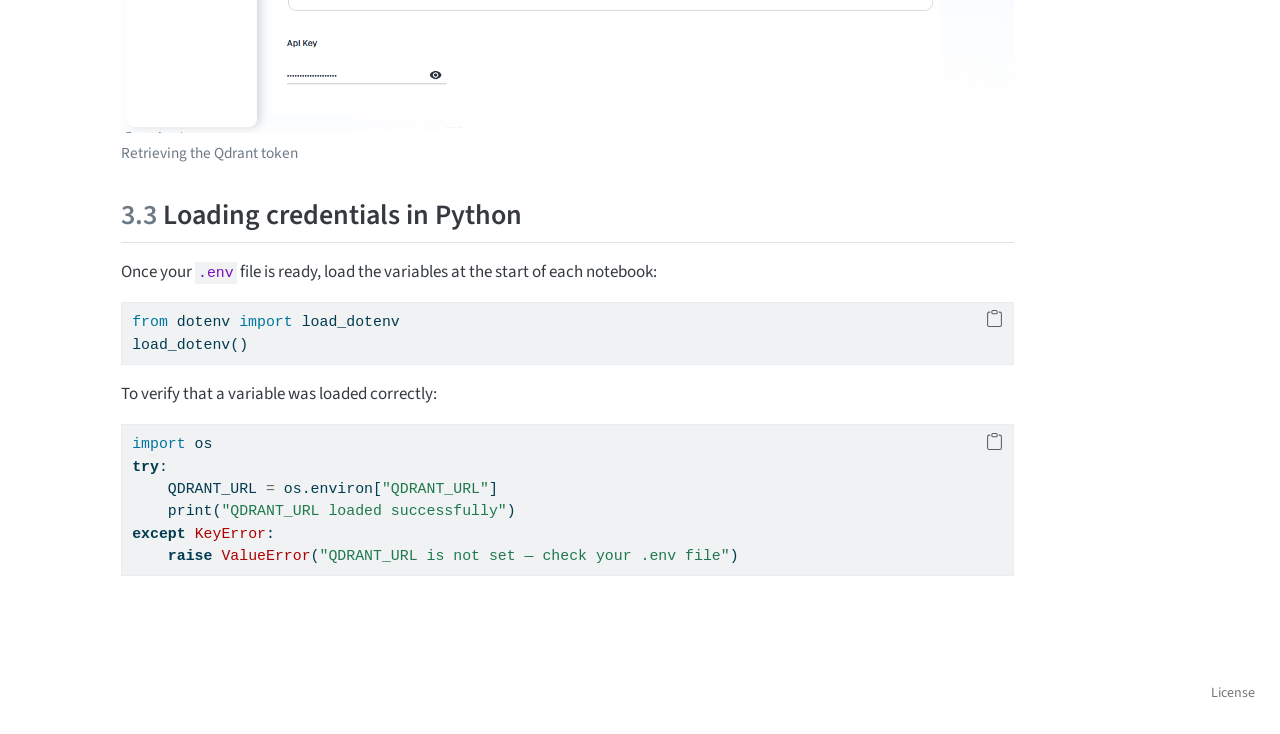
<file: 2-rag-intro.html>
<!DOCTYPE html>
<html xmlns="http://www.w3.org/1999/xhtml" lang="en-EN" xml:lang="en-EN"><head>

<meta charset="utf-8">
<meta name="generator" content="quarto-1.9.37">

<meta name="viewport" content="width=device-width, initial-scale=1.0, user-scalable=yes">


<title>RAG approach - Introduction – AIML4OS Funathon - Project 2</title>
<style>
/* Default styles provided by pandoc.
** See https://pandoc.org/MANUAL.html#variables-for-html for config info.
*/
code{white-space: pre-wrap;}
span.smallcaps{font-variant: small-caps;}
div.columns{display: flex; gap: min(4vw, 1.5em);}
div.column{flex: auto; overflow-x: auto;}
div.hanging-indent{margin-left: 1.5em; text-indent: -1.5em;}
ul.task-list{list-style: none;}
ul.task-list li input[type="checkbox"] {
  width: 0.8em;
  margin: 0 0.8em 0.2em -1em; /* quarto-specific, see https://github.com/quarto-dev/quarto-cli/issues/4556 */ 
  vertical-align: middle;
}
/* CSS for syntax highlighting */
html { -webkit-text-size-adjust: 100%; }
pre > code.sourceCode { white-space: pre; position: relative; }
pre > code.sourceCode > span { display: inline-block; line-height: 1.25; }
pre > code.sourceCode > span:empty { height: 1.2em; }
.sourceCode { overflow: visible; }
code.sourceCode > span { color: inherit; text-decoration: inherit; }
div.sourceCode { margin: 1em 0; }
pre.sourceCode { margin: 0; }
@media screen {
div.sourceCode { overflow: auto; }
}
@media print {
pre > code.sourceCode { white-space: pre-wrap; }
pre > code.sourceCode > span { text-indent: -5em; padding-left: 5em; }
}
pre.numberSource code
  { counter-reset: source-line 0; }
pre.numberSource code > span
  { position: relative; left: -4em; counter-increment: source-line; }
pre.numberSource code > span > a:first-child::before
  { content: counter(source-line);
    position: relative; left: -1em; text-align: right; vertical-align: baseline;
    border: none; display: inline-block;
    -webkit-touch-callout: none; -webkit-user-select: none;
    -khtml-user-select: none; -moz-user-select: none;
    -ms-user-select: none; user-select: none;
    padding: 0 4px; width: 4em;
  }
pre.numberSource { margin-left: 3em;  padding-left: 4px; }
div.sourceCode
  {   }
@media screen {
pre > code.sourceCode > span > a:first-child::before { text-decoration: underline; }
}
</style>


<script src="site_libs/quarto-nav/quarto-nav.js"></script>
<script src="site_libs/quarto-nav/headroom.min.js"></script>
<script src="site_libs/clipboard/clipboard.min.js"></script>
<script src="site_libs/quarto-search/autocomplete.umd.js"></script>
<script src="site_libs/quarto-search/fuse.min.js"></script>
<script src="site_libs/quarto-search/quarto-search.js"></script>
<meta name="quarto:offset" content="./">
<script src="site_libs/quarto-html/quarto.js" type="module"></script>
<script src="site_libs/quarto-html/tabsets/tabsets.js" type="module"></script>
<script src="site_libs/quarto-html/popper.min.js"></script>
<script src="site_libs/quarto-html/tippy.umd.min.js"></script>
<script src="site_libs/quarto-html/anchor.min.js"></script>
<link href="site_libs/quarto-html/tippy.css" rel="stylesheet">
<link href="site_libs/quarto-html/quarto-syntax-highlighting-7f8f88aac4f3542376d5c11b86a4c14d.css" rel="stylesheet" id="quarto-text-highlighting-styles">
<script src="site_libs/bootstrap/bootstrap.min.js"></script>
<link href="site_libs/bootstrap/bootstrap-icons.css" rel="stylesheet">
<link href="site_libs/bootstrap/bootstrap-10001ffb058a23507bc90342e4cf6f50.min.css" rel="stylesheet" append-hash="true" id="quarto-bootstrap" data-mode="light">
<script src="site_libs/quarto-contrib/glightbox/glightbox.min.js"></script>
<link href="site_libs/quarto-contrib/glightbox/glightbox.min.css" rel="stylesheet">
<link href="site_libs/quarto-contrib/glightbox/lightbox.css" rel="stylesheet">
<script id="quarto-search-options" type="application/json">{
  "location": "navbar",
  "copy-button": false,
  "collapse-after": 3,
  "panel-placement": "end",
  "type": "overlay",
  "limit": 50,
  "keyboard-shortcut": [
    "f",
    "/",
    "s"
  ],
  "show-item-context": false,
  "language": {
    "search-no-results-text": "No results",
    "search-matching-documents-text": "matching documents",
    "search-copy-link-title": "Copy link to search",
    "search-hide-matches-text": "Hide additional matches",
    "search-more-match-text": "more match in this document",
    "search-more-matches-text": "more matches in this document",
    "search-clear-button-title": "Clear",
    "search-text-placeholder": "",
    "search-detached-cancel-button-title": "Cancel",
    "search-submit-button-title": "Submit",
    "search-label": "Search"
  }
}</script>


<meta property="og:title" content="RAG approach - Introduction – AIML4OS Funathon - Project 2">
<meta property="og:description" content="Automatic classification">
<meta property="og:image" content="https://AIML4OS.github.io/funathon-project2/img/rag_wf.png">
<meta property="og:site_name" content="AIML4OS Funathon - Project 2">
<meta property="og:image:alt" content="RAG workflow: Part 1 builds the vector index from NACE definitions; Part 2 runs the inference pipeline on new activity labels.">
<meta property="og:image:height" content="1997">
<meta property="og:image:width" content="2941">
</head>

<body class="nav-fixed quarto-light">

<div id="quarto-search-results"></div>
  <header id="quarto-header" class="headroom fixed-top">
    <nav class="navbar navbar-expand-lg " data-bs-theme="dark">
      <div class="navbar-container container-fluid">
            <div id="quarto-search" class="" title="Search"></div>
          <button class="navbar-toggler" type="button" data-bs-toggle="collapse" data-bs-target="#navbarCollapse" aria-controls="navbarCollapse" role="menu" aria-expanded="false" aria-label="Toggle navigation" onclick="if (window.quartoToggleHeadroom) { window.quartoToggleHeadroom(); }">
  <span class="navbar-toggler-icon"></span>
</button>
          <div class="collapse navbar-collapse" id="navbarCollapse">
            <ul class="navbar-nav navbar-nav-scroll me-auto">
  <li class="nav-item">
    <a class="nav-link" href="./index.html"> 
<span class="menu-text">Introduction</span></a>
  </li>  
  <li class="nav-item">
    <a class="nav-link" href="./1-ttc.html"> 
<span class="menu-text">Supervised learning</span></a>
  </li>  
  <li class="nav-item">
    <a class="nav-link active" href="./2-rag-intro.html" aria-current="page"> 
<span class="menu-text">RAG - Introduction</span></a>
  </li>  
  <li class="nav-item">
    <a class="nav-link" href="./2-rag-vdb.html"> 
<span class="menu-text">RAG - Create the vector DB</span></a>
  </li>  
  <li class="nav-item">
    <a class="nav-link" href="./2-rag-generation.html"> 
<span class="menu-text">RAG - Generate predictions</span></a>
  </li>  
</ul>
            <ul class="navbar-nav navbar-nav-scroll ms-auto">
  <li class="nav-item compact">
    <a class="nav-link" href="https://github.com/AIML4OS/funathon-project2"> <i class="bi bi-github" role="img" aria-label="GitHub">
</i> 
<span class="menu-text"></span></a>
  </li>  
</ul>
          </div> <!-- /navcollapse -->
            <div class="quarto-navbar-tools">
</div>
      </div> <!-- /container-fluid -->
    </nav>
</header>
<!-- content -->
<div id="quarto-content" class="quarto-container page-columns page-rows-contents page-layout-article page-navbar">
<!-- sidebar -->
<!-- margin-sidebar -->
    <div id="quarto-margin-sidebar" class="sidebar margin-sidebar">
        <nav id="TOC" role="doc-toc" class="toc-active">
    <h2 id="toc-title">On this page</h2>
   
  <ul>
  <li><a href="#what-is-a-rag-and-why-use-one" id="toc-what-is-a-rag-and-why-use-one" class="nav-link active" data-scroll-target="#what-is-a-rag-and-why-use-one"><span class="header-section-number">1</span> What is a RAG, and why use one?</a>
  <ul class="collapse">
  <li><a href="#the-problem-classifying-free-text-labels" id="toc-the-problem-classifying-free-text-labels" class="nav-link" data-scroll-target="#the-problem-classifying-free-text-labels"><span class="header-section-number">1.1</span> The problem: classifying free-text labels</a></li>
  <li><a href="#a-solution-retrieval-augmented-generation" id="toc-a-solution-retrieval-augmented-generation" class="nav-link" data-scroll-target="#a-solution-retrieval-augmented-generation"><span class="header-section-number">1.2</span> A solution: Retrieval-Augmented Generation</a></li>
  <li><a href="#rag-or-fine-tuning" id="toc-rag-or-fine-tuning" class="nav-link" data-scroll-target="#rag-or-fine-tuning"><span class="header-section-number">1.3</span> RAG or fine-tuning?</a></li>
  </ul></li>
  <li><a href="#what-will-you-learn-in-this-tutorial" id="toc-what-will-you-learn-in-this-tutorial" class="nav-link" data-scroll-target="#what-will-you-learn-in-this-tutorial"><span class="header-section-number">2</span> What will you learn in this tutorial?</a>
  <ul class="collapse">
  <li><a href="#how-rag-works-step-by-step" id="toc-how-rag-works-step-by-step" class="nav-link" data-scroll-target="#how-rag-works-step-by-step"><span class="header-section-number">2.1</span> How RAG works (step-by-step)</a>
  <ul class="collapse">
  <li><a href="#simple-pseudocode" id="toc-simple-pseudocode" class="nav-link" data-scroll-target="#simple-pseudocode"><span class="header-section-number">2.1.1</span> Simple pseudocode</a></li>
  </ul></li>
  <li><a href="#tutorial-structure" id="toc-tutorial-structure" class="nav-link" data-scroll-target="#tutorial-structure"><span class="header-section-number">2.2</span> Tutorial structure</a></li>
  </ul></li>
  <li><a href="#technical-requirements" id="toc-technical-requirements" class="nav-link" data-scroll-target="#technical-requirements"><span class="header-section-number">3</span> Technical requirements</a>
  <ul class="collapse">
  <li><a href="#services" id="toc-services" class="nav-link" data-scroll-target="#services"><span class="header-section-number">3.1</span> Services</a></li>
  <li><a href="#credentials" id="toc-credentials" class="nav-link" data-scroll-target="#credentials"><span class="header-section-number">3.2</span> Credentials</a>
  <ul class="collapse">
  <li><a href="#getting-your-llm.lab-api-key" id="toc-getting-your-llm.lab-api-key" class="nav-link" data-scroll-target="#getting-your-llm.lab-api-key"><span class="header-section-number">3.2.1</span> Getting your llm.lab API key</a></li>
  <li><a href="#getting-your-qdrant-credentials" id="toc-getting-your-qdrant-credentials" class="nav-link" data-scroll-target="#getting-your-qdrant-credentials"><span class="header-section-number">3.2.2</span> Getting your Qdrant credentials</a></li>
  </ul></li>
  <li><a href="#loading-credentials-in-python" id="toc-loading-credentials-in-python" class="nav-link" data-scroll-target="#loading-credentials-in-python"><span class="header-section-number">3.3</span> Loading credentials in Python</a></li>
  </ul></li>
  </ul>
<div class="toc-actions"><ul><li><a href="https://github.com/AIML4OS/funathon-project2/edit/main/2-rag-intro.qmd" class="toc-action"><i class="bi bi-github"></i>Edit this page</a></li><li><a href="https://github.com/AIML4OS/funathon-project2/issues/new" class="toc-action"><i class="bi empty"></i>Report an issue</a></li></ul></div></nav>
    </div>
<!-- main -->
<main class="content" id="quarto-document-content">

<header id="title-block-header" class="quarto-title-block default">
<div class="quarto-title">
<h1 class="title">RAG approach - Introduction</h1>
</div>



<div class="quarto-title-meta">

    
  
    
  </div>
  


</header>


<section id="what-is-a-rag-and-why-use-one" class="level1" data-number="1">
<h1 data-number="1"><span class="header-section-number">1</span> What is a RAG, and why use one?</h1>
<section id="the-problem-classifying-free-text-labels" class="level2" data-number="1.1">
<h2 data-number="1.1" class="anchored" data-anchor-id="the-problem-classifying-free-text-labels"><span class="header-section-number">1.1</span> The problem: classifying free-text labels</h2>
<p>Statistical agencies routinely receive free-text descriptions of economic activities — from business registration forms, surveys, or administrative records — that need to be assigned a code from a standardised nomenclature such as <strong>NACE 2.1</strong>. This nomenclature contains hundreds of codes, each associated with a precise definition and scope notes.</p>
<p>Doing this manually is expensive. Automating it with a language model is appealing, but a naive approach — asking the model “what is the NACE code for this activity?” — has a major weakness: <strong>LLMs do not reliably memorise fine-grained nomenclatures</strong>. They may confuse similar codes, invent non-existent ones, or produce codes that belong to an older version of the classification.</p>
</section>
<section id="a-solution-retrieval-augmented-generation" class="level2" data-number="1.2">
<h2 data-number="1.2" class="anchored" data-anchor-id="a-solution-retrieval-augmented-generation"><span class="header-section-number">1.2</span> A solution: Retrieval-Augmented Generation</h2>
<p><strong>RAG (Retrieval-Augmented Generation)</strong> addresses this by splitting the task into two stages:</p>
<ol type="1">
<li><strong>Retrieve</strong> — find the NACE codes whose descriptions are semantically closest to the input label, using a vector database and a dedicated language model.</li>
<li><strong>Generate</strong> — ask an LLM to pick the best code <em>from the retrieved shortlist</em>, not from memory.</li>
</ol>
<p>This approach combines the semantic power of embedding models with the reasoning ability of generative models, while keeping the LLM anchored to a controlled list of valid options.</p>
<div class="quarto-figure quarto-figure-center">
<figure class="figure">
<p><a href="img/rag_wf.png" class="lightbox" data-gallery="quarto-lightbox-gallery-1" title="RAG workflow: Part 1 builds the vector index from NACE definitions; Part 2 runs the inference pipeline on new activity labels."><img src="img/rag_wf.png" class="img-fluid figure-img" alt="RAG workflow: Part 1 builds the vector index from NACE definitions; Part 2 runs the inference pipeline on new activity labels."></a></p>
<figcaption>RAG workflow: Part 1 builds the vector index from NACE definitions; Part 2 runs the inference pipeline on new activity labels.</figcaption>
</figure>
</div>
<div id="vec-db" class="callout callout-style-default callout-note callout-titled">
<div class="callout-header d-flex align-content-center">
<div class="callout-icon-container">
<i class="callout-icon"></i>
</div>
<div class="callout-title-container flex-fill">
<span class="screen-reader-only">Note</span>What is a vector database?
</div>
</div>
<div class="callout-body-container callout-body">
<p>A <strong>vector database</strong> is a storage system designed to hold high-dimensional numerical vectors (embeddings) and retrieve them by similarity rather than by exact match.</p>
<p>When a text is processed by an embedding model, it is converted into a dense vector of hundreds or thousands of numbers that encode its meaning. A vector database indexes these vectors so that, given a query vector, it can efficiently return the <em>k</em> nearest neighbours — the stored vectors that are most semantically similar to the query.</p>
<p>Key properties:</p>
<ul>
<li><strong>Semantic search</strong>: finds documents by meaning, not keywords.</li>
<li><strong>Fast approximate search</strong>: uses algorithms such as HNSW (Hierarchical Navigable Small World) to search millions of vectors in milliseconds.</li>
<li><strong>Payload storage</strong>: each vector can carry arbitrary metadata (e.g.&nbsp;the NACE code and its description), returned alongside the search result.</li>
</ul>
<p>In this tutorial we use <strong>Qdrant</strong>, an open-source vector database, to store and query the embeddings of all NACE 2.1 code descriptions.</p>
</div>
</div>
</section>
<section id="rag-or-fine-tuning" class="level2" data-number="1.3">
<h2 data-number="1.3" class="anchored" data-anchor-id="rag-or-fine-tuning"><span class="header-section-number">1.3</span> RAG or fine-tuning?</h2>
<p>Fine-tuning is a legitimate alternative that can yield excellent results when a large annotated dataset is available and the nomenclature is stable. The catch is that retraining is required each time the nomenclature changes, and building a quality training set takes real annotation effort.</p>
<p>With RAG, the <strong>knowledge lives in the <a href="#vec-db">vector database</a> rather than in the model weights</strong>. Updating the nomenclature means re-indexing the changed entries — no retraining needed. This makes it a natural fit for statistical nomenclatures, which do evolve over time (NACE 2.1 being a recent example). That said, RAG is not annotation-free either: a labelled evaluation set is still needed to measure pipeline performance and tune its components. The right choice between the two approaches depends on data availability, update frequency, and available compute.</p>
<hr>
</section>
</section>
<section id="what-will-you-learn-in-this-tutorial" class="level1" data-number="2">
<h1 data-number="2"><span class="header-section-number">2</span> What will you learn in this tutorial?</h1>
<p>A Retrieval-Augmented Generation (RAG) pipeline combines a fast semantic search layer (<a href="#vec-db">vector database</a> + embeddings) with a generation model (LLM). It is designed to:</p>
<ul>
<li>reduce hallucinations by grounding output in retrieved facts</li>
<li>provide up-to-date domain knowledge without retraining the LLM</li>
<li>scale to large knowledge bases by retrieving only the most relevant items per query</li>
</ul>
<p>In this tutorial, the “retrieval” stage is handled by Qdrant and the “generation” stage by the SSPCloud <code>llm.lab</code> OpenAI-compatible API (<a href="https://www.sspcloud.fr/document?path=SSPCloud%E2%90%A3Documentation%E2%80%BAOn%E2%90%A3Demand%E2%90%A3LLM%E2%80%BAIntroduction">see the doc here</a>). The tutorial is divided into two notebooks that map directly to the two parts of the workflow above.</p>
<section id="how-rag-works-step-by-step" class="level2" data-number="2.1">
<h2 data-number="2.1" class="anchored" data-anchor-id="how-rag-works-step-by-step"><span class="header-section-number">2.1</span> How RAG works (step-by-step)</h2>
<ol type="1">
<li><strong>Query input</strong> — User submits a natural language question, e.g.&nbsp;<em>“industrial bakery”</em></li>
<li><strong>Query embedding</strong> — Use an embedding model (<code>qwen3-embedding-8b</code>) to encode the query into a vector of size 4096.</li>
<li><strong>Vector search</strong> — Query the Qdrant collection using the query vector to retrieve nearest neighbours (top-N contextual docs). Qdrant computes a distance/similarity score between the query vector and each stored vector. Common metrics include:
<ul>
<li>cosine similarity (most common, compares angle between vectors; 1 = identical)</li>
<li>dot product (fast, works well with normalised embeddings)</li>
<li>Euclidean/L2 distance (straight-line distance in vector space)</li>
</ul>
In the notebook, you can configure <code>distance='Cosine'</code> when creating the collection.</li>
<li><strong>Context assembly</strong> — Extract <code>payload</code> from retrieved points and concatenate into a single prompt section.</li>
<li><strong>Prompt construction</strong> — Build a final prompt containing: a system instruction (task definition), the retrieved context, and the user query.</li>
<li><strong>LLM generation</strong> — Send the prompt to a generation model via <code>client_llmlab.chat.completions.create(...)</code>.</li>
<li><strong>Post-processing</strong> — Parse the output and optionally apply business rules (e.g.&nbsp;label mapping, thresholding).</li>
<li><strong>Evaluation</strong> — Compare against ground truth labels and measure metrics (accuracy, F1, precision/recall).</li>
</ol>
<section id="simple-pseudocode" class="level3" data-number="2.1.1">
<h3 data-number="2.1.1" class="anchored" data-anchor-id="simple-pseudocode"><span class="header-section-number">2.1.1</span> Simple pseudocode</h3>
<div class="code-copy-outer-scaffold"><div class="sourceCode" id="cb1"><pre class="sourceCode python code-with-copy"><code class="sourceCode python"><span id="cb1-1"><a href="#cb1-1" aria-hidden="true" tabindex="-1"></a>query_text <span class="op">=</span> <span class="st">"industrial bakery"</span></span>
<span id="cb1-2"><a href="#cb1-2" aria-hidden="true" tabindex="-1"></a>query_vector <span class="op">=</span> llm_lab.embeddings.create(</span>
<span id="cb1-3"><a href="#cb1-3" aria-hidden="true" tabindex="-1"></a>    model<span class="op">=</span><span class="st">'qwen3-embedding-8b'</span>, <span class="bu">input</span><span class="op">=</span>query_text</span>
<span id="cb1-4"><a href="#cb1-4" aria-hidden="true" tabindex="-1"></a>).data[<span class="dv">0</span>].embedding</span>
<span id="cb1-5"><a href="#cb1-5" aria-hidden="true" tabindex="-1"></a></span>
<span id="cb1-6"><a href="#cb1-6" aria-hidden="true" tabindex="-1"></a>hits <span class="op">=</span> qdrant_client.search(</span>
<span id="cb1-7"><a href="#cb1-7" aria-hidden="true" tabindex="-1"></a>    collection_name<span class="op">=</span><span class="st">'nace_vdb'</span>, query_vector<span class="op">=</span>query_vector, limit<span class="op">=</span><span class="dv">5</span></span>
<span id="cb1-8"><a href="#cb1-8" aria-hidden="true" tabindex="-1"></a>)</span>
<span id="cb1-9"><a href="#cb1-9" aria-hidden="true" tabindex="-1"></a>context <span class="op">=</span> <span class="st">"</span><span class="ch">\n</span><span class="st">"</span>.join([hit.payload[<span class="st">'text'</span>] <span class="cf">for</span> hit <span class="kw">in</span> hits])</span>
<span id="cb1-10"><a href="#cb1-10" aria-hidden="true" tabindex="-1"></a></span>
<span id="cb1-11"><a href="#cb1-11" aria-hidden="true" tabindex="-1"></a>prompt <span class="op">=</span> <span class="ss">f"Use the following context to answer the question:</span><span class="ch">\n</span><span class="sc">{</span>context<span class="sc">}</span><span class="ch">\n</span><span class="ss">Question: </span><span class="sc">{</span>query_text<span class="sc">}</span><span class="ch">\n</span><span class="ss">Answer:"</span></span>
<span id="cb1-12"><a href="#cb1-12" aria-hidden="true" tabindex="-1"></a>result <span class="op">=</span> llm_lab.chat.completions.create(</span>
<span id="cb1-13"><a href="#cb1-13" aria-hidden="true" tabindex="-1"></a>    model<span class="op">=</span><span class="st">'gpt-oss:20b'</span>,</span>
<span id="cb1-14"><a href="#cb1-14" aria-hidden="true" tabindex="-1"></a>    messages<span class="op">=</span>[{<span class="st">'role'</span>: <span class="st">'user'</span>, <span class="st">'content'</span>: prompt}]</span>
<span id="cb1-15"><a href="#cb1-15" aria-hidden="true" tabindex="-1"></a>)</span>
<span id="cb1-16"><a href="#cb1-16" aria-hidden="true" tabindex="-1"></a><span class="bu">print</span>(result.choices[<span class="dv">0</span>].message.content)</span></code></pre></div><button title="Copy to Clipboard" class="code-copy-button"><i class="bi"></i></button></div>
</section>
</section>
<section id="tutorial-structure" class="level2" data-number="2.2">
<h2 data-number="2.2" class="anchored" data-anchor-id="tutorial-structure"><span class="header-section-number">2.2</span> Tutorial structure</h2>
<p><strong>Tutorial 1 — Building the vector database</strong> (<code>2-rag-vdb.qmd</code>)</p>
<ul>
<li>Preprocess and embed all NACE 2.1 code descriptions using a dedicated language model</li>
<li>Store the resulting vectors in a <strong>Qdrant</strong> collection</li>
<li>Understand what a vector database is and how nearest-neighbour search works</li>
</ul>
<p><strong>Tutorial 2 — Running and evaluating the RAG pipeline</strong> (<code>2-rag-generation.qmd</code>)</p>
<ul>
<li>Load and inspect annotated examples</li>
<li>Embed a free-text activity label and retrieve the <code>k</code> closest NACE candidates</li>
<li>Build a retrieval + generation function that queries Qdrant and sends retrieved context to an LLM</li>
<li>Compare predicted labels with ground truth for evaluation</li>
<li>Understand how retrieval quality affects final generation quality</li>
</ul>
<div class="callout callout-style-default callout-note callout-titled">
<div class="callout-header d-flex align-content-center">
<div class="callout-icon-container">
<i class="callout-icon"></i>
</div>
<div class="callout-title-container flex-fill">
Note
</div>
</div>
<div class="callout-body-container callout-body">
<p>Both notebooks share the same infrastructure (Qdrant + llm.lab) and the same global parameters. Tutorial 1 must be completed before Tutorial 2, as it creates the vector collection that the pipeline depends on.</p>
</div>
</div>
<hr>
</section>
</section>
<section id="technical-requirements" class="level1" data-number="3">
<h1 data-number="3"><span class="header-section-number">3</span> Technical requirements</h1>
<section id="services" class="level2" data-number="3.1">
<h2 data-number="3.1" class="anchored" data-anchor-id="services"><span class="header-section-number">3.1</span> Services</h2>
<p>You will need access to two services hosted on the SSPCloud:</p>
<table class="caption-top table">
<thead>
<tr class="header">
<th>Service</th>
<th>Role</th>
</tr>
</thead>
<tbody>
<tr class="odd">
<td><strong>Qdrant</strong></td>
<td><a href="#vec-db">Vector database</a> storing NACE embeddings</td>
</tr>
<tr class="even">
<td><strong>llm.lab</strong></td>
<td>LLM provider on premise (embedding model + generative model)</td>
</tr>
</tbody>
</table>
</section>
<section id="credentials" class="level2" data-number="3.2">
<h2 data-number="3.2" class="anchored" data-anchor-id="credentials"><span class="header-section-number">3.2</span> Credentials</h2>
<p>Create a <code>.env</code> file at the root of your repository with the following variables:</p>
<div class="code-copy-outer-scaffold"><div class="sourceCode" id="cb2"><pre class="sourceCode txt code-with-copy"><code class="sourceCode default"><span id="cb2-1"><a href="#cb2-1" aria-hidden="true" tabindex="-1"></a>QDRANT_URL=https://YOURNAMESPACE-qdrant.user.lab.sspcloud.fr/</span>
<span id="cb2-2"><a href="#cb2-2" aria-hidden="true" tabindex="-1"></a>QDRANT_API_KEY=xxxxxxxxxxxxxxxxxxxx</span>
<span id="cb2-3"><a href="#cb2-3" aria-hidden="true" tabindex="-1"></a>QDRANT_API_PORT=443</span>
<span id="cb2-4"><a href="#cb2-4" aria-hidden="true" tabindex="-1"></a>LLMLAB_API_KEY=xxxxxxxxxxxxxxxxxxxx</span>
<span id="cb2-5"><a href="#cb2-5" aria-hidden="true" tabindex="-1"></a>LLMLAB_URL=https://llm.lab.sspcloud.fr/api</span></code></pre></div><button title="Copy to Clipboard" class="code-copy-button"><i class="bi"></i></button></div>
<div class="callout callout-style-default callout-warning callout-titled">
<div class="callout-header d-flex align-content-center">
<div class="callout-icon-container">
<i class="callout-icon"></i>
</div>
<div class="callout-title-container flex-fill">
Warning
</div>
</div>
<div class="callout-body-container callout-body">
<p><strong>Never commit your <code>.env</code> file.</strong> Add it to your <code>.gitignore</code> immediately. Leaking API keys can expose your services to unauthorised use.</p>
</div>
</div>
<section id="getting-your-llm.lab-api-key" class="level3" data-number="3.2.1">
<h3 data-number="3.2.1" class="anchored" data-anchor-id="getting-your-llm.lab-api-key"><span class="header-section-number">3.2.1</span> Getting your llm.lab API key</h3>
<ol type="1">
<li>Go to the llm.lab interface and sign in with your SSPCloud account.</li>
<li>Open <strong>Settings</strong> (top right) → <strong>Account</strong> → <strong>API Keys</strong>.</li>
<li>Generate a new key and copy it into <code>LLMLAB_API_KEY</code>.</li>
</ol>
<div class="quarto-figure quarto-figure-center">
<figure class="figure">
<p><a href="img/api_llmlab.png" class="lightbox" data-gallery="quarto-lightbox-gallery-2" title="Creating an API key on llm.lab"><img src="img/api_llmlab.png" class="img-fluid figure-img" alt="Creating an API key on llm.lab"></a></p>
<figcaption>Creating an API key on llm.lab</figcaption>
</figure>
</div>
</section>
<section id="getting-your-qdrant-credentials" class="level3" data-number="3.2.2">
<h3 data-number="3.2.2" class="anchored" data-anchor-id="getting-your-qdrant-credentials"><span class="header-section-number">3.2.2</span> Getting your Qdrant credentials</h3>
<ol type="1">
<li>Launch a <strong>Qdrant</strong> service in your personal SSPCloud namespace.</li>
</ol>
<div class="quarto-figure quarto-figure-center">
<figure class="figure">
<p><a href="img/qdrant_service.png" class="lightbox" data-gallery="quarto-lightbox-gallery-3" title="Creating a Qdrant service on SSPCloud"><img src="img/qdrant_service.png" class="img-fluid figure-img" alt="Creating a Qdrant service on SSPCloud"></a></p>
<figcaption>Creating a Qdrant service on SSPCloud</figcaption>
</figure>
</div>
<ol start="2" type="1">
<li>Copy the generated token and save it as <code>QDRANT_API_KEY</code>. The URL follows the pattern <code>https://YOURNAMESPACE-qdrant.user.lab.sspcloud.fr/</code>.</li>
</ol>
<div class="quarto-figure quarto-figure-center">
<figure class="figure">
<p><a href="img/qdrant_token.png" class="lightbox" data-gallery="quarto-lightbox-gallery-4" title="Retrieving the Qdrant token"><img src="img/qdrant_token.png" class="img-fluid figure-img" alt="Retrieving the Qdrant token"></a></p>
<figcaption>Retrieving the Qdrant token</figcaption>
</figure>
</div>
</section>
</section>
<section id="loading-credentials-in-python" class="level2" data-number="3.3">
<h2 data-number="3.3" class="anchored" data-anchor-id="loading-credentials-in-python"><span class="header-section-number">3.3</span> Loading credentials in Python</h2>
<p>Once your <code>.env</code> file is ready, load the variables at the start of each notebook:</p>
<div class="code-copy-outer-scaffold"><div class="sourceCode" id="cb3"><pre class="sourceCode python code-with-copy"><code class="sourceCode python"><span id="cb3-1"><a href="#cb3-1" aria-hidden="true" tabindex="-1"></a><span class="im">from</span> dotenv <span class="im">import</span> load_dotenv</span>
<span id="cb3-2"><a href="#cb3-2" aria-hidden="true" tabindex="-1"></a>load_dotenv()</span></code></pre></div><button title="Copy to Clipboard" class="code-copy-button"><i class="bi"></i></button></div>
<p>To verify that a variable was loaded correctly:</p>
<div class="code-copy-outer-scaffold"><div class="sourceCode" id="cb4"><pre class="sourceCode python code-with-copy"><code class="sourceCode python"><span id="cb4-1"><a href="#cb4-1" aria-hidden="true" tabindex="-1"></a><span class="im">import</span> os</span>
<span id="cb4-2"><a href="#cb4-2" aria-hidden="true" tabindex="-1"></a><span class="cf">try</span>:</span>
<span id="cb4-3"><a href="#cb4-3" aria-hidden="true" tabindex="-1"></a>    QDRANT_URL <span class="op">=</span> os.environ[<span class="st">"QDRANT_URL"</span>]</span>
<span id="cb4-4"><a href="#cb4-4" aria-hidden="true" tabindex="-1"></a>    <span class="bu">print</span>(<span class="st">"QDRANT_URL loaded successfully"</span>)</span>
<span id="cb4-5"><a href="#cb4-5" aria-hidden="true" tabindex="-1"></a><span class="cf">except</span> <span class="pp">KeyError</span>:</span>
<span id="cb4-6"><a href="#cb4-6" aria-hidden="true" tabindex="-1"></a>    <span class="cf">raise</span> <span class="pp">ValueError</span>(<span class="st">"QDRANT_URL is not set — check your .env file"</span>)</span></code></pre></div><button title="Copy to Clipboard" class="code-copy-button"><i class="bi"></i></button></div>


</section>
</section>

</main> <!-- /main -->
<script id="quarto-html-after-body" type="application/javascript">
  window.document.addEventListener("DOMContentLoaded", function (event) {
    const icon = "";
    const anchorJS = new window.AnchorJS();
    anchorJS.options = {
      placement: 'right',
      icon: icon
    };
    anchorJS.add('.anchored');
    const isCodeAnnotation = (el) => {
      for (const clz of el.classList) {
        if (clz.startsWith('code-annotation-')) {                     
          return true;
        }
      }
      return false;
    }
    const onCopySuccess = function(e) {
      // button target
      const button = e.trigger;
      // don't keep focus
      button.blur();
      // flash "checked"
      button.classList.add('code-copy-button-checked');
      var currentTitle = button.getAttribute("title");
      button.setAttribute("title", "Copied!");
      let tooltip;
      if (window.bootstrap) {
        button.setAttribute("data-bs-toggle", "tooltip");
        button.setAttribute("data-bs-placement", "left");
        button.setAttribute("data-bs-title", "Copied!");
        tooltip = new bootstrap.Tooltip(button, 
          { trigger: "manual", 
            customClass: "code-copy-button-tooltip",
            offset: [0, -8]});
        tooltip.show();    
      }
      setTimeout(function() {
        if (tooltip) {
          tooltip.hide();
          button.removeAttribute("data-bs-title");
          button.removeAttribute("data-bs-toggle");
          button.removeAttribute("data-bs-placement");
        }
        button.setAttribute("title", currentTitle);
        button.classList.remove('code-copy-button-checked');
      }, 1000);
      // clear code selection
      e.clearSelection();
    }
    const getTextToCopy = function(trigger) {
      const outerScaffold = trigger.parentElement.cloneNode(true);
      const codeEl = outerScaffold.querySelector('code');
      for (const childEl of codeEl.children) {
        if (isCodeAnnotation(childEl)) {
          childEl.remove();
        }
      }
      return codeEl.innerText;
    }
    const clipboard = new window.ClipboardJS('.code-copy-button:not([data-in-quarto-modal])', {
      text: getTextToCopy
    });
    clipboard.on('success', onCopySuccess);
    if (window.document.getElementById('quarto-embedded-source-code-modal')) {
      const clipboardModal = new window.ClipboardJS('.code-copy-button[data-in-quarto-modal]', {
        text: getTextToCopy,
        container: window.document.getElementById('quarto-embedded-source-code-modal')
      });
      clipboardModal.on('success', onCopySuccess);
    }
      var localhostRegex = new RegExp(/^(?:http|https):\/\/localhost\:?[0-9]*\//);
      var mailtoRegex = new RegExp(/^mailto:/);
        var filterRegex = new RegExp("https:\/\/AIML4OS\.github\.io\/funathon-project2\/");
      var isInternal = (href) => {
          return filterRegex.test(href) || localhostRegex.test(href) || mailtoRegex.test(href);
      }
      // Inspect non-navigation links and adorn them if external
     var links = window.document.querySelectorAll('a[href]:not(.nav-link):not(.navbar-brand):not(.toc-action):not(.sidebar-link):not(.sidebar-item-toggle):not(.pagination-link):not(.no-external):not([aria-hidden]):not(.dropdown-item):not(.quarto-navigation-tool):not(.about-link)');
      for (var i=0; i<links.length; i++) {
        const link = links[i];
        if (!isInternal(link.href)) {
          // undo the damage that might have been done by quarto-nav.js in the case of
          // links that we want to consider external
          if (link.dataset.originalHref !== undefined) {
            link.href = link.dataset.originalHref;
          }
        }
      }
    function tippyHover(el, contentFn, onTriggerFn, onUntriggerFn) {
      const config = {
        allowHTML: true,
        maxWidth: 500,
        delay: 100,
        arrow: false,
        appendTo: function(el) {
            return el.parentElement;
        },
        interactive: true,
        interactiveBorder: 10,
        theme: 'quarto',
        placement: 'bottom-start',
      };
      if (contentFn) {
        config.content = contentFn;
      }
      if (onTriggerFn) {
        config.onTrigger = onTriggerFn;
      }
      if (onUntriggerFn) {
        config.onUntrigger = onUntriggerFn;
      }
      window.tippy(el, config); 
    }
    const noterefs = window.document.querySelectorAll('a[role="doc-noteref"]');
    for (var i=0; i<noterefs.length; i++) {
      const ref = noterefs[i];
      tippyHover(ref, function() {
        // use id or data attribute instead here
        let href = ref.getAttribute('data-footnote-href') || ref.getAttribute('href');
        try { href = new URL(href).hash; } catch {}
        const id = href.replace(/^#\/?/, "");
        const note = window.document.getElementById(id);
        if (note) {
          return note.innerHTML;
        } else {
          return "";
        }
      });
    }
    const xrefs = window.document.querySelectorAll('a.quarto-xref');
    const processXRef = (id, note) => {
      // Strip column container classes
      const stripColumnClz = (el) => {
        el.classList.remove("page-full", "page-columns");
        if (el.children) {
          for (const child of el.children) {
            stripColumnClz(child);
          }
        }
      }
      stripColumnClz(note)
      if (id === null || id.startsWith('sec-')) {
        // Special case sections, only their first couple elements
        const container = document.createElement("div");
        if (note.children && note.children.length > 2) {
          container.appendChild(note.children[0].cloneNode(true));
          for (let i = 1; i < note.children.length; i++) {
            const child = note.children[i];
            if (child.tagName === "P" && child.innerText === "") {
              continue;
            } else {
              container.appendChild(child.cloneNode(true));
              break;
            }
          }
          if (window.Quarto?.typesetMath) {
            window.Quarto.typesetMath(container);
          }
          return container.innerHTML
        } else {
          if (window.Quarto?.typesetMath) {
            window.Quarto.typesetMath(note);
          }
          return note.innerHTML;
        }
      } else {
        // Remove any anchor links if they are present
        const anchorLink = note.querySelector('a.anchorjs-link');
        if (anchorLink) {
          anchorLink.remove();
        }
        if (window.Quarto?.typesetMath) {
          window.Quarto.typesetMath(note);
        }
        if (note.classList.contains("callout")) {
          return note.outerHTML;
        } else {
          return note.innerHTML;
        }
      }
    }
    for (var i=0; i<xrefs.length; i++) {
      const xref = xrefs[i];
      tippyHover(xref, undefined, function(instance) {
        instance.disable();
        let url = xref.getAttribute('href');
        let hash = undefined; 
        if (url.startsWith('#')) {
          hash = url;
        } else {
          try { hash = new URL(url).hash; } catch {}
        }
        if (hash) {
          const id = hash.replace(/^#\/?/, "");
          const note = window.document.getElementById(id);
          if (note !== null) {
            try {
              const html = processXRef(id, note.cloneNode(true));
              instance.setContent(html);
            } finally {
              instance.enable();
              instance.show();
            }
          } else {
            // See if we can fetch this
            fetch(url.split('#')[0])
            .then(res => res.text())
            .then(html => {
              const parser = new DOMParser();
              const htmlDoc = parser.parseFromString(html, "text/html");
              const note = htmlDoc.getElementById(id);
              if (note !== null) {
                const html = processXRef(id, note);
                instance.setContent(html);
              } 
            }).finally(() => {
              instance.enable();
              instance.show();
            });
          }
        } else {
          // See if we can fetch a full url (with no hash to target)
          // This is a special case and we should probably do some content thinning / targeting
          fetch(url)
          .then(res => res.text())
          .then(html => {
            const parser = new DOMParser();
            const htmlDoc = parser.parseFromString(html, "text/html");
            const note = htmlDoc.querySelector('main.content');
            if (note !== null) {
              // This should only happen for chapter cross references
              // (since there is no id in the URL)
              // remove the first header
              if (note.children.length > 0 && note.children[0].tagName === "HEADER") {
                note.children[0].remove();
              }
              const html = processXRef(null, note);
              instance.setContent(html);
            } 
          }).finally(() => {
            instance.enable();
            instance.show();
          });
        }
      }, function(instance) {
      });
    }
        let selectedAnnoteEl;
        const selectorForAnnotation = ( cell, annotation) => {
          let cellAttr = 'data-code-cell="' + cell + '"';
          let lineAttr = 'data-code-annotation="' +  annotation + '"';
          const selector = 'span[' + cellAttr + '][' + lineAttr + ']';
          return selector;
        }
        const selectCodeLines = (annoteEl) => {
          const doc = window.document;
          const targetCell = annoteEl.getAttribute("data-target-cell");
          const targetAnnotation = annoteEl.getAttribute("data-target-annotation");
          const annoteSpan = window.document.querySelector(selectorForAnnotation(targetCell, targetAnnotation));
          const lines = annoteSpan.getAttribute("data-code-lines").split(",");
          const lineIds = lines.map((line) => {
            return targetCell + "-" + line;
          })
          let top = null;
          let height = null;
          let parent = null;
          if (lineIds.length > 0) {
              //compute the position of the single el (top and bottom and make a div)
              const el = window.document.getElementById(lineIds[0]);
              top = el.offsetTop;
              height = el.offsetHeight;
              parent = el.parentElement.parentElement;
            if (lineIds.length > 1) {
              const lastEl = window.document.getElementById(lineIds[lineIds.length - 1]);
              const bottom = lastEl.offsetTop + lastEl.offsetHeight;
              height = bottom - top;
            }
            if (top !== null && height !== null && parent !== null) {
              // cook up a div (if necessary) and position it 
              let div = window.document.getElementById("code-annotation-line-highlight");
              if (div === null) {
                div = window.document.createElement("div");
                div.setAttribute("id", "code-annotation-line-highlight");
                div.style.position = 'absolute';
                parent.appendChild(div);
              }
              div.style.top = top - 2 + "px";
              div.style.height = height + 4 + "px";
              div.style.left = 0;
              let gutterDiv = window.document.getElementById("code-annotation-line-highlight-gutter");
              if (gutterDiv === null) {
                gutterDiv = window.document.createElement("div");
                gutterDiv.setAttribute("id", "code-annotation-line-highlight-gutter");
                gutterDiv.style.position = 'absolute';
                const codeCell = window.document.getElementById(targetCell);
                const gutter = codeCell.querySelector('.code-annotation-gutter');
                gutter.appendChild(gutterDiv);
              }
              gutterDiv.style.top = top - 2 + "px";
              gutterDiv.style.height = height + 4 + "px";
            }
            selectedAnnoteEl = annoteEl;
          }
        };
        const unselectCodeLines = () => {
          const elementsIds = ["code-annotation-line-highlight", "code-annotation-line-highlight-gutter"];
          elementsIds.forEach((elId) => {
            const div = window.document.getElementById(elId);
            if (div) {
              div.remove();
            }
          });
          selectedAnnoteEl = undefined;
        };
          // Handle positioning of the toggle
      window.addEventListener(
        "resize",
        throttle(() => {
          elRect = undefined;
          if (selectedAnnoteEl) {
            selectCodeLines(selectedAnnoteEl);
          }
        }, 10)
      );
      function throttle(fn, ms) {
      let throttle = false;
      let timer;
        return (...args) => {
          if(!throttle) { // first call gets through
              fn.apply(this, args);
              throttle = true;
          } else { // all the others get throttled
              if(timer) clearTimeout(timer); // cancel #2
              timer = setTimeout(() => {
                fn.apply(this, args);
                timer = throttle = false;
              }, ms);
          }
        };
      }
        // Attach click handler to the DT
        const annoteDls = window.document.querySelectorAll('dt[data-target-cell]');
        for (const annoteDlNode of annoteDls) {
          annoteDlNode.addEventListener('click', (event) => {
            const clickedEl = event.target;
            if (clickedEl !== selectedAnnoteEl) {
              unselectCodeLines();
              const activeEl = window.document.querySelector('dt[data-target-cell].code-annotation-active');
              if (activeEl) {
                activeEl.classList.remove('code-annotation-active');
              }
              selectCodeLines(clickedEl);
              clickedEl.classList.add('code-annotation-active');
            } else {
              // Unselect the line
              unselectCodeLines();
              clickedEl.classList.remove('code-annotation-active');
            }
          });
        }
    const findCites = (el) => {
      const parentEl = el.parentElement;
      if (parentEl) {
        const cites = parentEl.dataset.cites;
        if (cites) {
          return {
            el,
            cites: cites.split(' ')
          };
        } else {
          return findCites(el.parentElement)
        }
      } else {
        return undefined;
      }
    };
    var bibliorefs = window.document.querySelectorAll('a[role="doc-biblioref"]');
    for (var i=0; i<bibliorefs.length; i++) {
      const ref = bibliorefs[i];
      const citeInfo = findCites(ref);
      if (citeInfo) {
        tippyHover(citeInfo.el, function() {
          var popup = window.document.createElement('div');
          citeInfo.cites.forEach(function(cite) {
            var citeDiv = window.document.createElement('div');
            citeDiv.classList.add('hanging-indent');
            citeDiv.classList.add('csl-entry');
            var biblioDiv = window.document.getElementById('ref-' + cite);
            if (biblioDiv) {
              citeDiv.innerHTML = biblioDiv.innerHTML;
            }
            popup.appendChild(citeDiv);
          });
          return popup.innerHTML;
        });
      }
    }
  });
  </script>
</div> <!-- /content -->
<footer class="footer">
  <div class="nav-footer">
    <div class="nav-footer-left">
      &nbsp;
    </div>   
    <div class="nav-footer-center">
      &nbsp;
    <div class="toc-actions d-sm-block d-md-none"><ul><li><a href="https://github.com/AIML4OS/funathon-project2/edit/main/2-rag-intro.qmd" class="toc-action"><i class="bi bi-github"></i>Edit this page</a></li><li><a href="https://github.com/AIML4OS/funathon-project2/issues/new" class="toc-action"><i class="bi empty"></i>Report an issue</a></li></ul></div></div>
    <div class="nav-footer-right">
      <ul class="footer-items list-unstyled">
    <li class="nav-item">
    <a class="nav-link" href="./LICENCE">
<p>License</p>
</a>
  </li>  
</ul>
    </div>
  </div>
</footer>
<script>var lightboxQuarto = GLightbox({"closeEffect":"zoom","descPosition":"bottom","loop":false,"openEffect":"zoom","selector":".lightbox"});
(function() {
  let previousOnload = window.onload;
  window.onload = () => {
    if (previousOnload) {
      previousOnload();
    }
    lightboxQuarto.on('slide_before_load', (data) => {
      const { slideIndex, slideNode, slideConfig, player, trigger } = data;
      const href = trigger.getAttribute('href');
      if (href !== null) {
        const imgEl = window.document.querySelector(`a[href="${href}"] img`);
        if (imgEl !== null) {
          const srcAttr = imgEl.getAttribute("src");
          if (srcAttr && srcAttr.startsWith("data:")) {
            slideConfig.href = srcAttr;
          }
        }
      } 
    });
  
    lightboxQuarto.on('slide_after_load', (data) => {
      const { slideIndex, slideNode, slideConfig, player, trigger } = data;
      if (window.Quarto?.typesetMath) {
        window.Quarto.typesetMath(slideNode);
      }
    });
  
  };
  
})();
          </script>




</body></html>
</file>
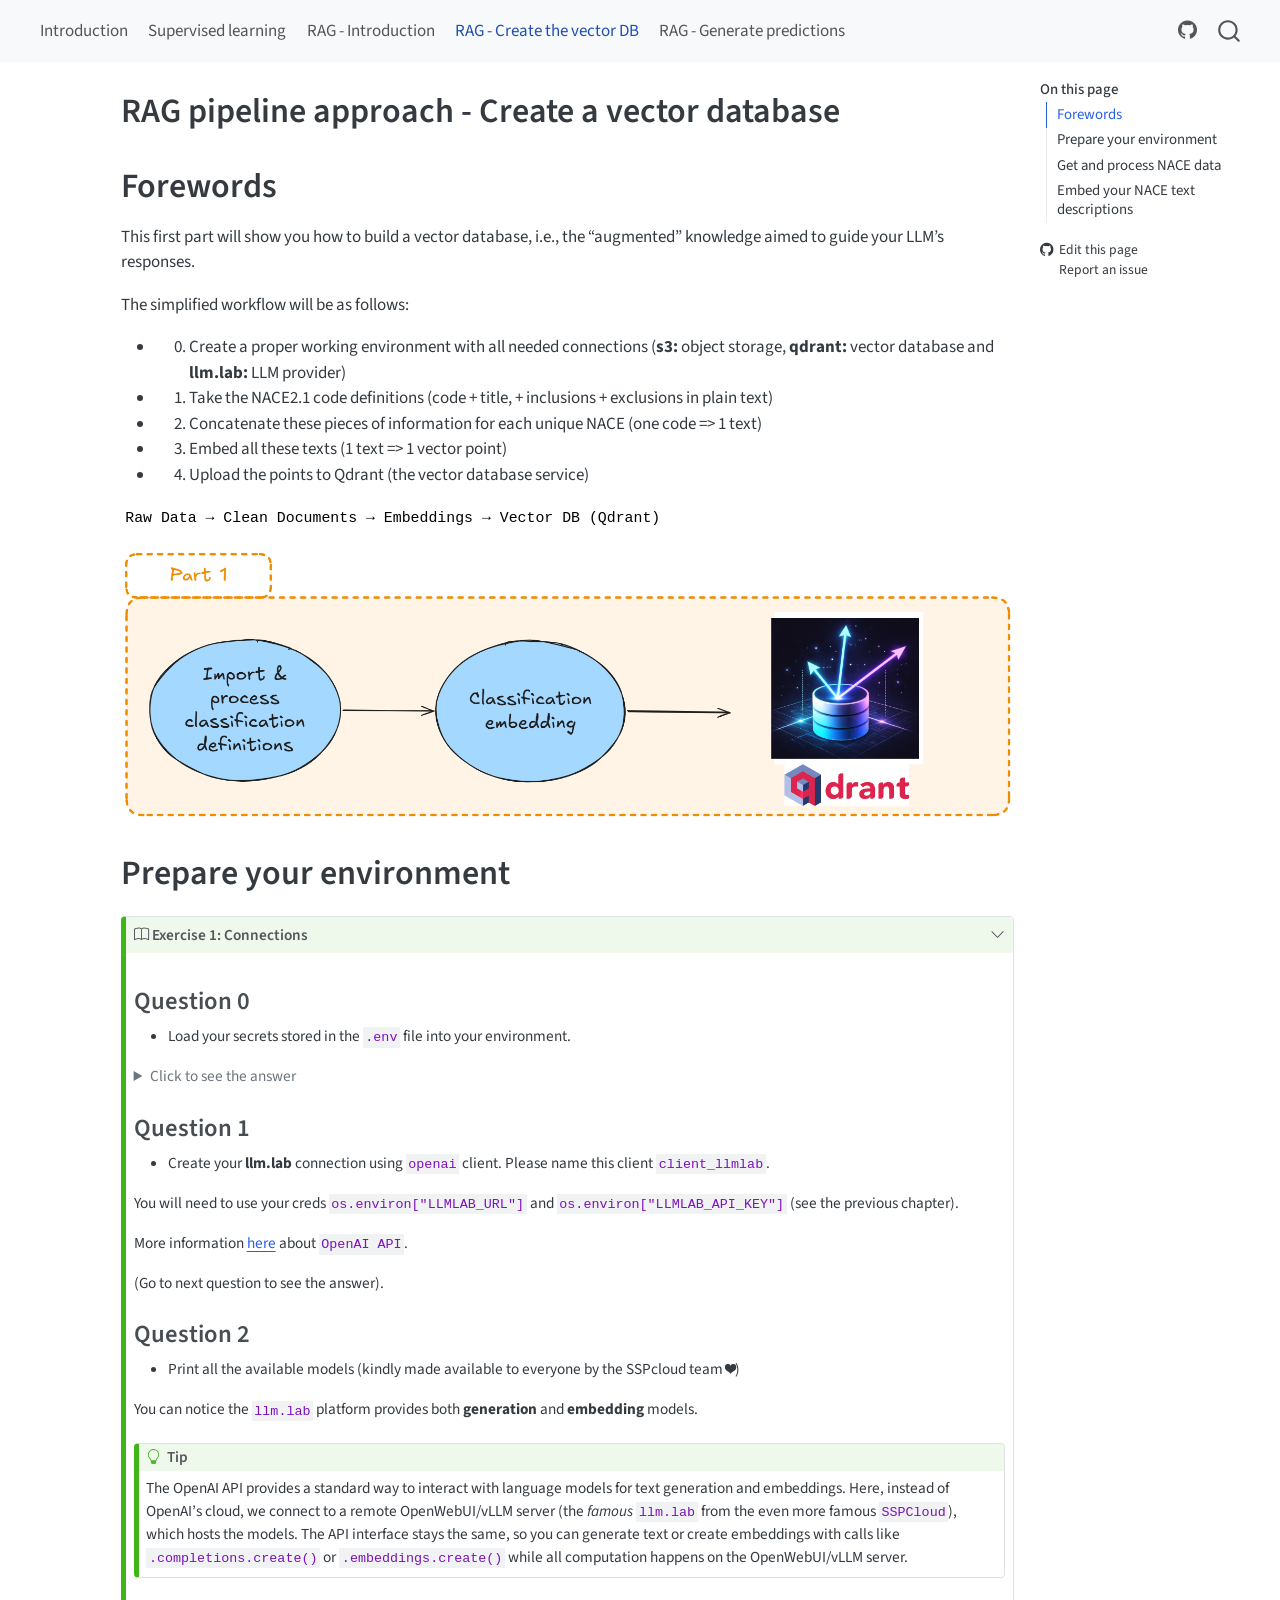
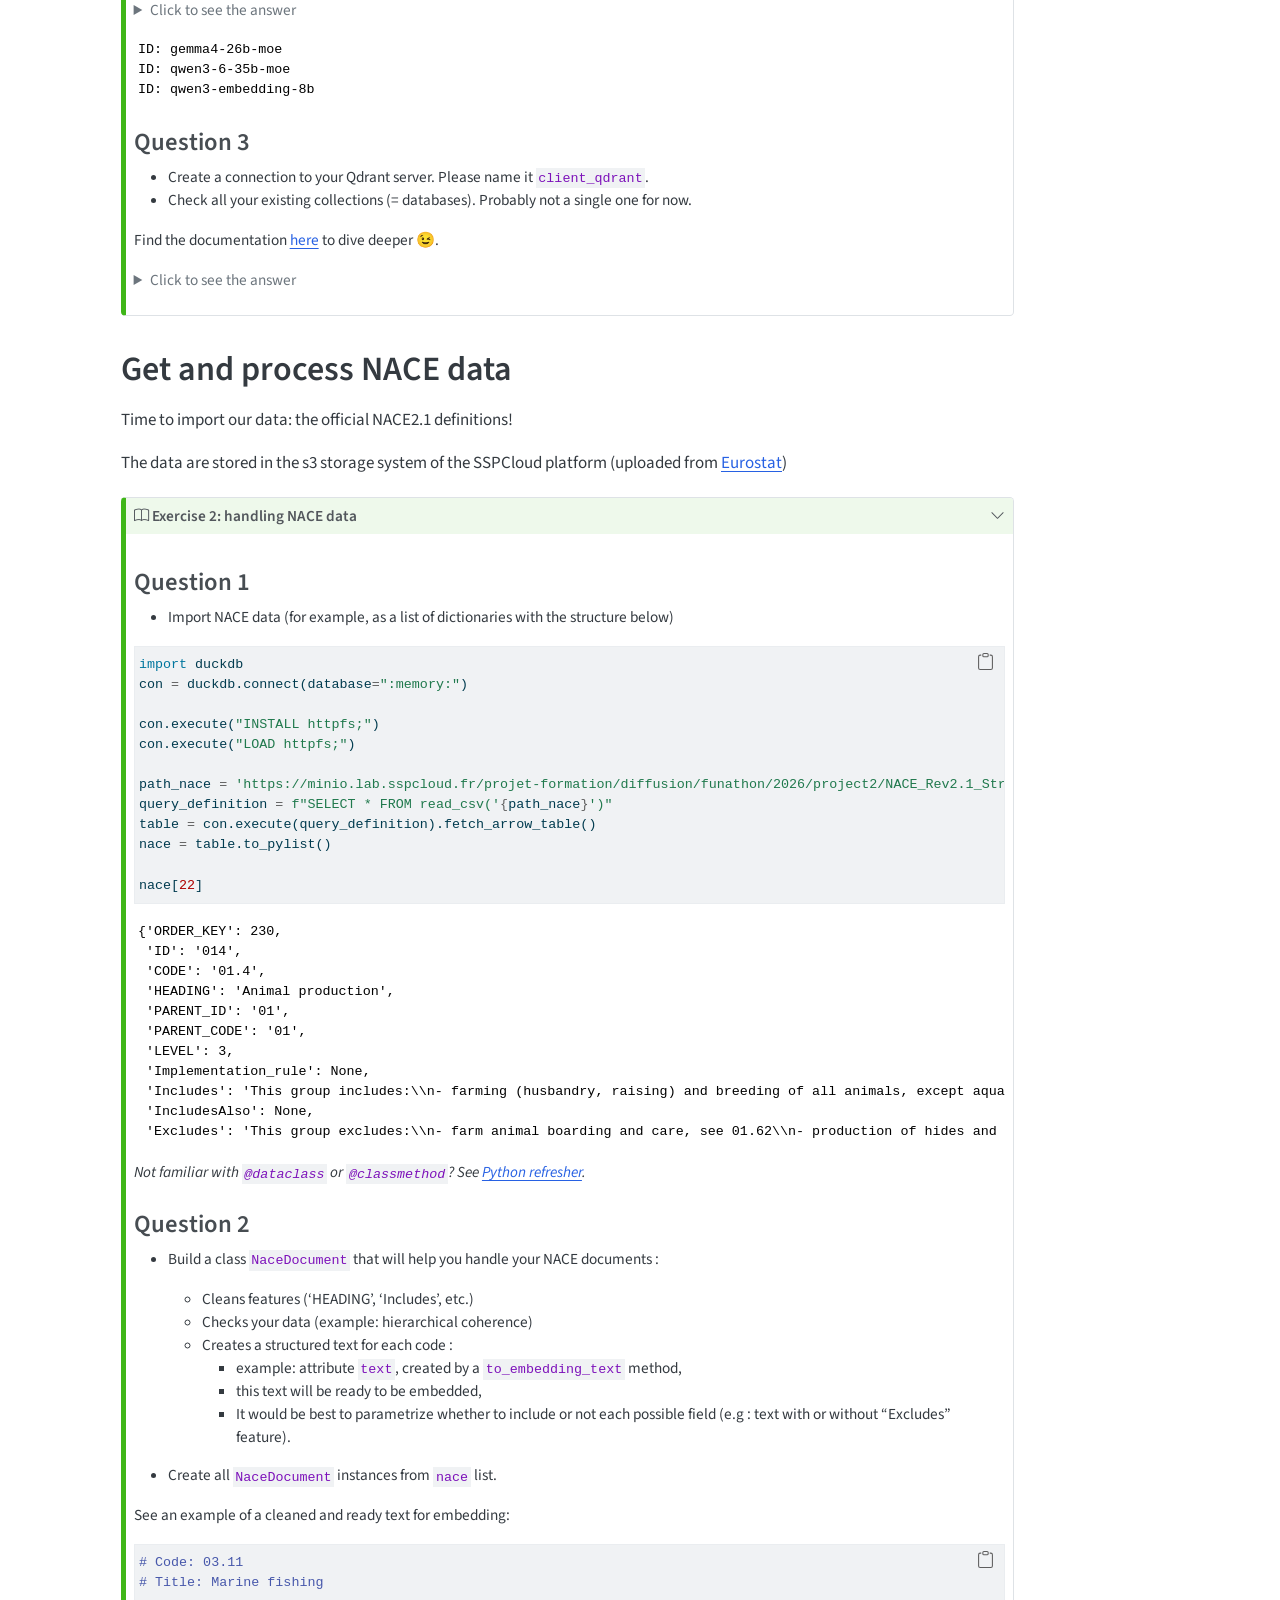
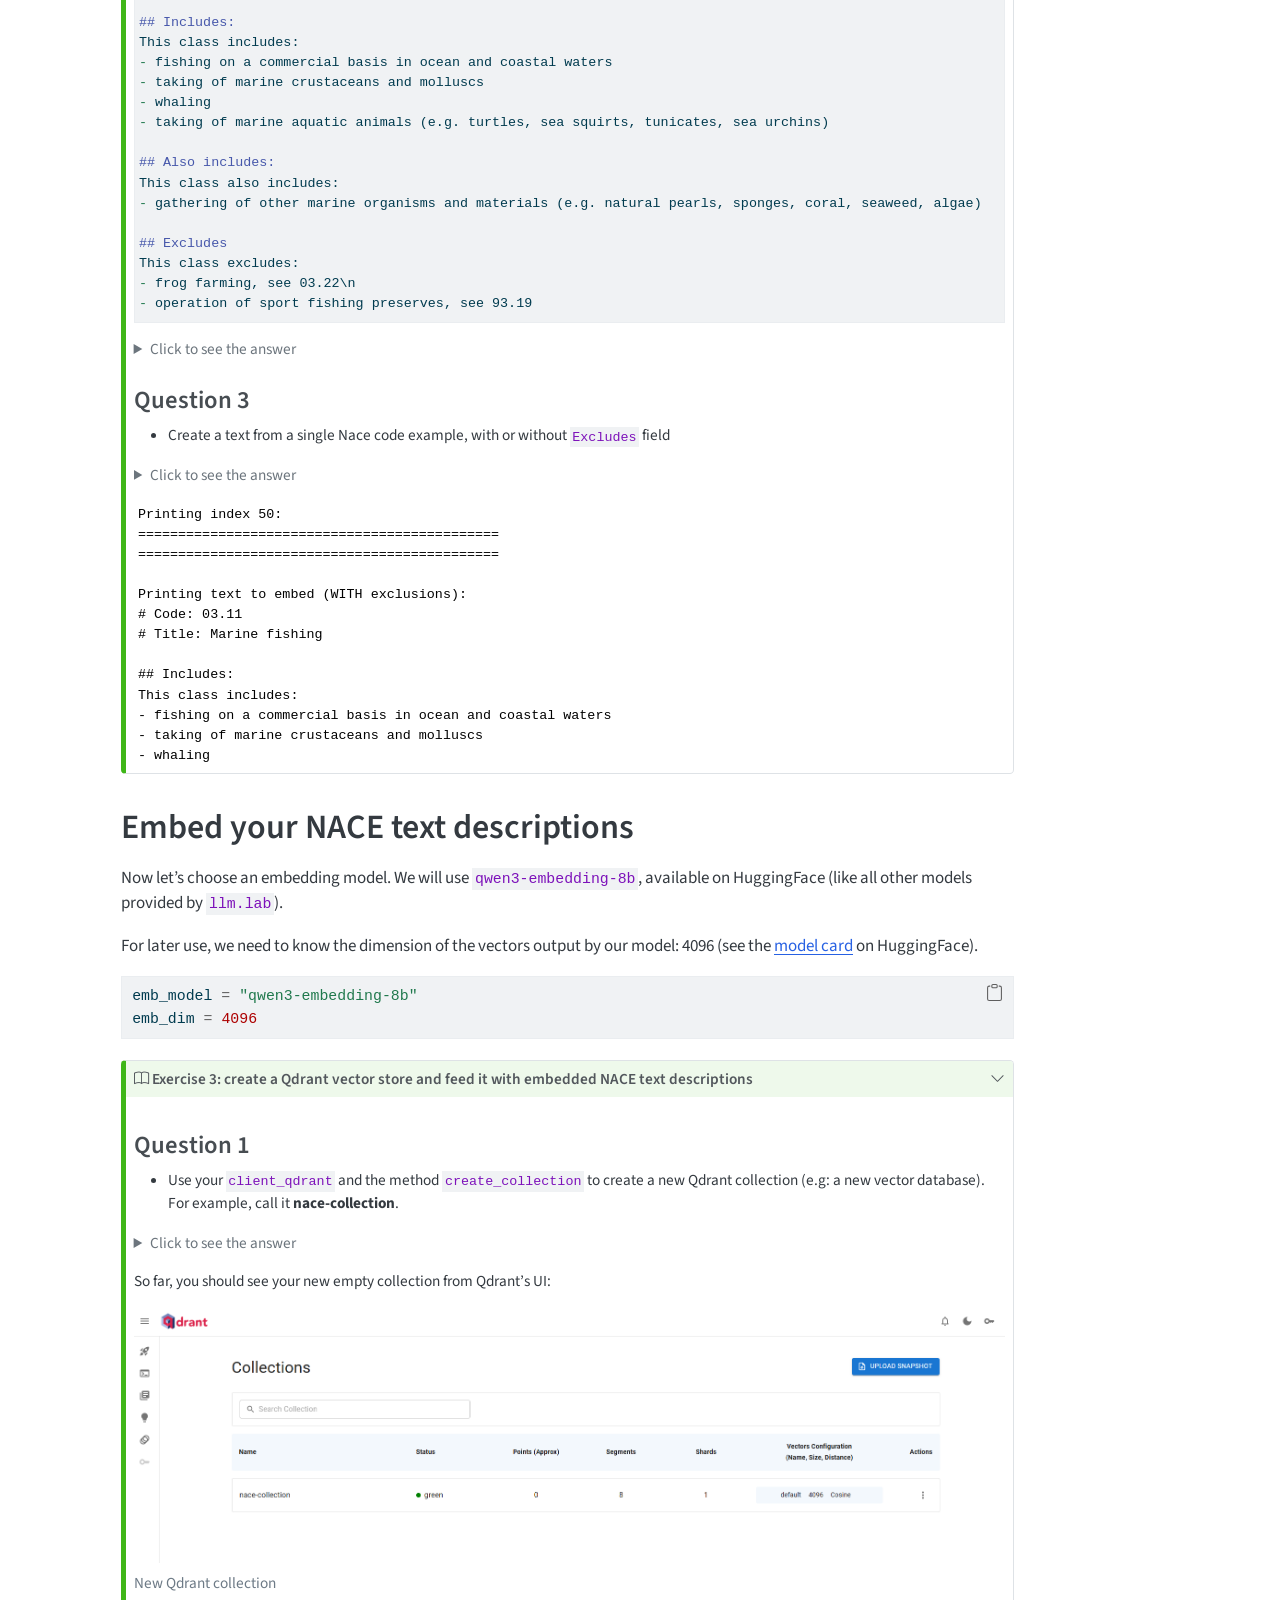
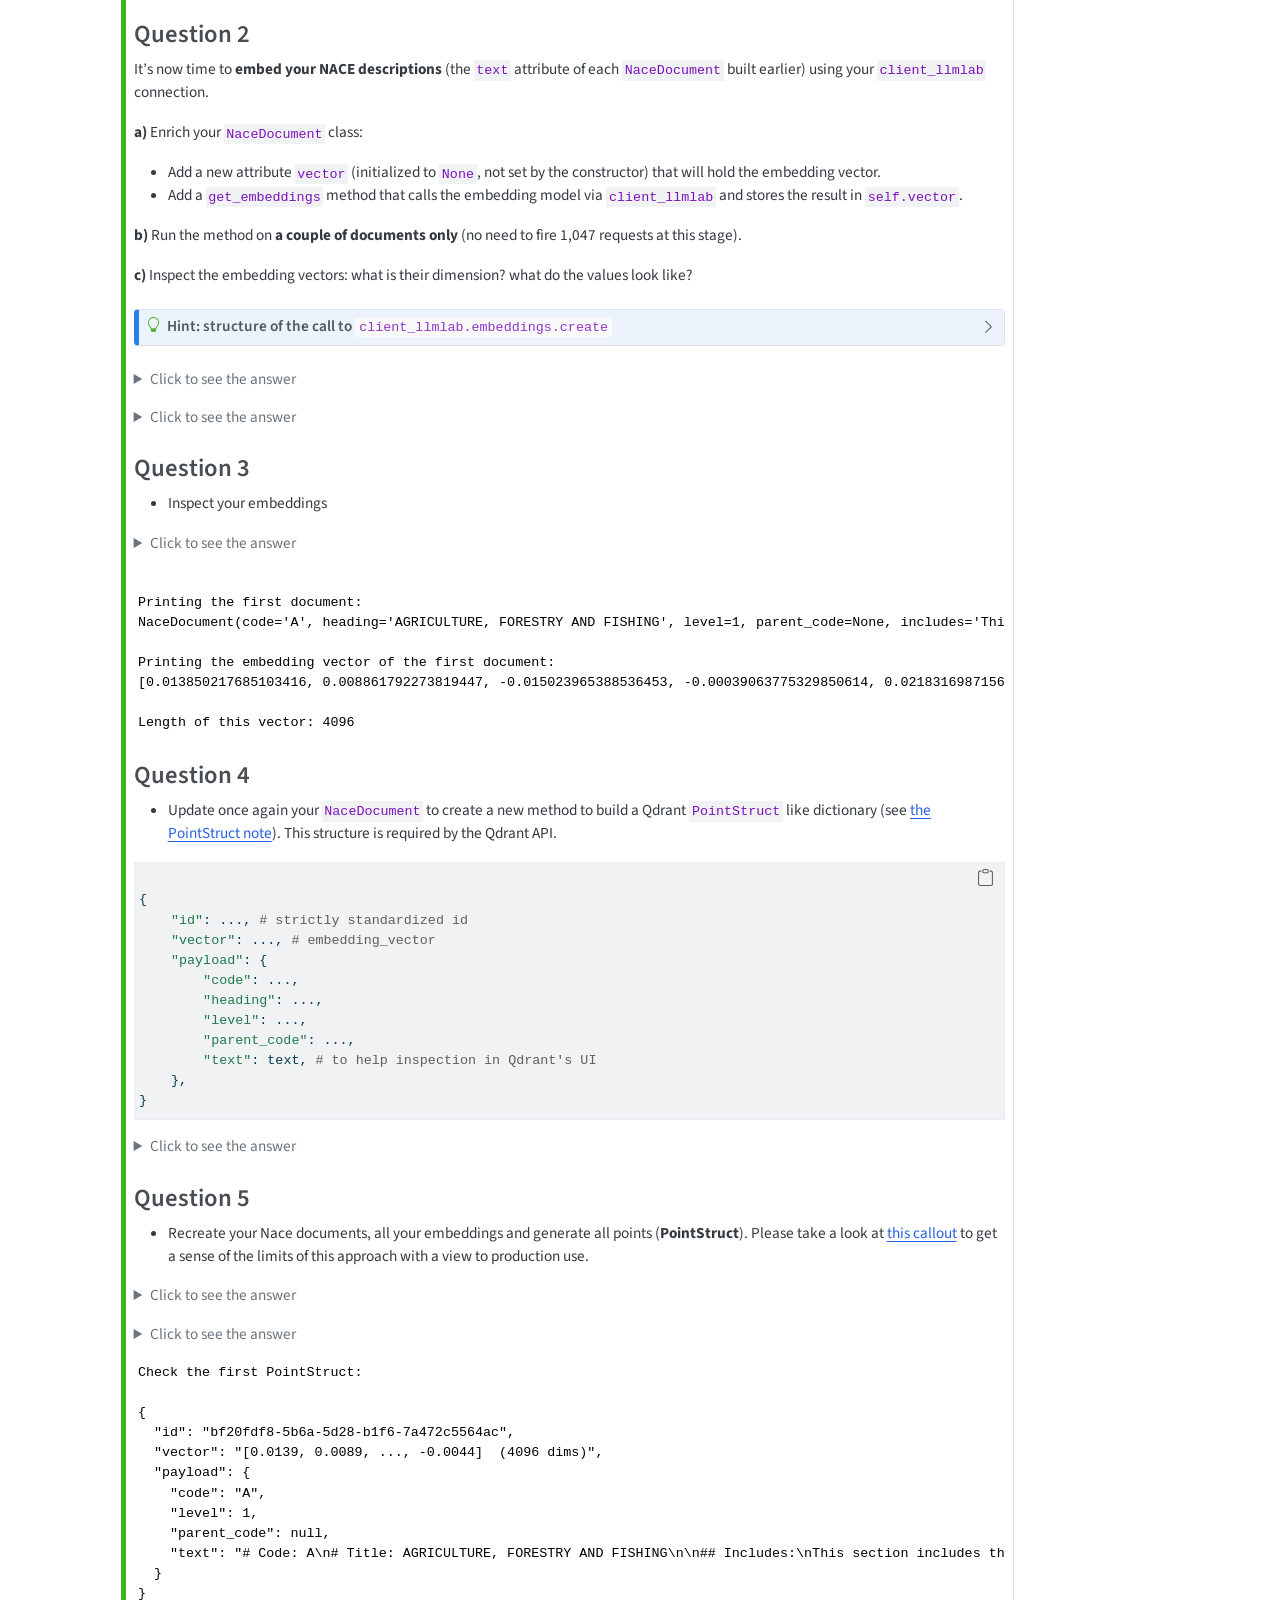
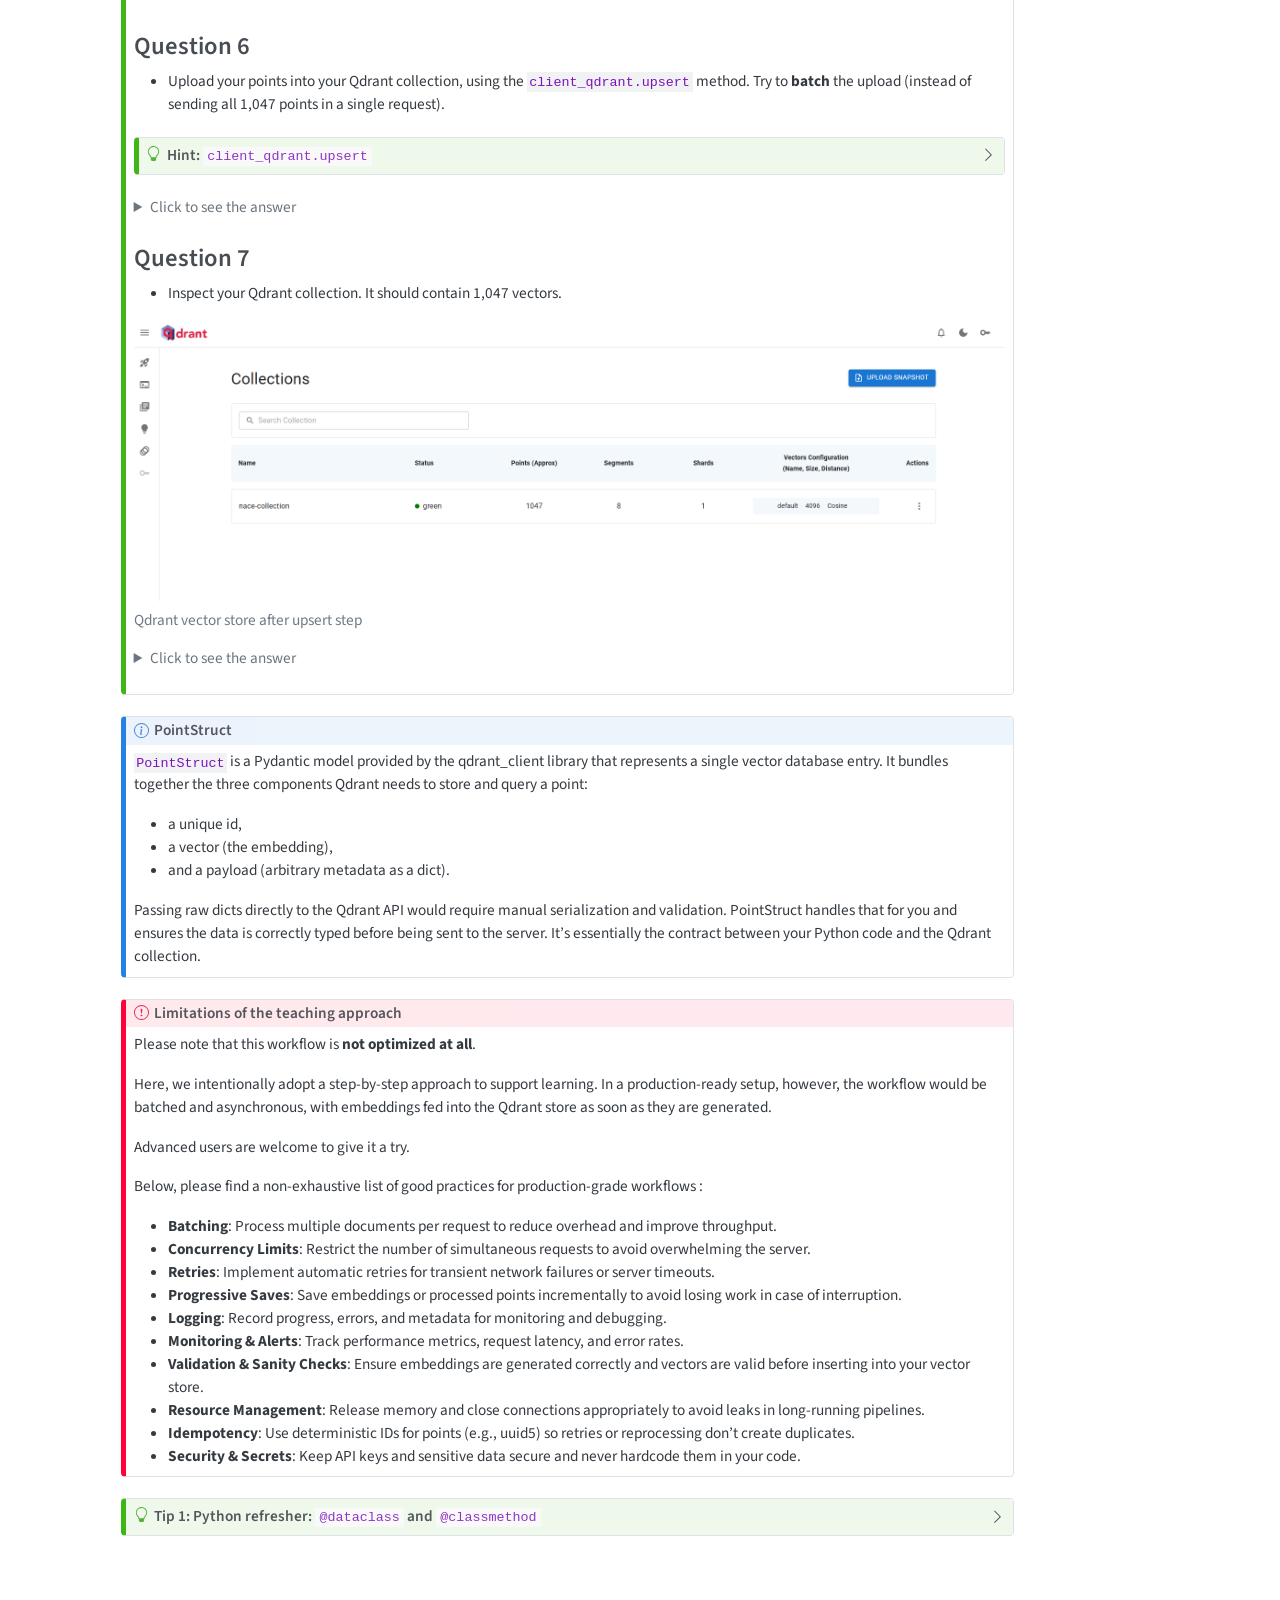
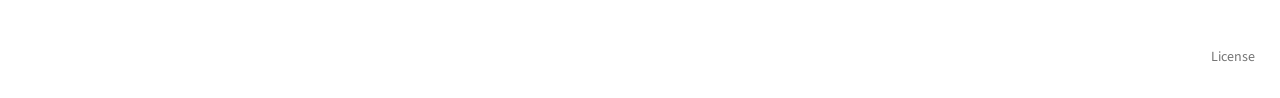
<file: 2-rag-vdb.html>
<!DOCTYPE html>
<html xmlns="http://www.w3.org/1999/xhtml" lang="en-EN" xml:lang="en-EN"><head>

<meta charset="utf-8">
<meta name="generator" content="quarto-1.9.37">

<meta name="viewport" content="width=device-width, initial-scale=1.0, user-scalable=yes">


<title>RAG pipeline approach - Create a vector database – AIML4OS Funathon - Project 2</title>
<style>
/* Default styles provided by pandoc.
** See https://pandoc.org/MANUAL.html#variables-for-html for config info.
*/
code{white-space: pre-wrap;}
span.smallcaps{font-variant: small-caps;}
div.columns{display: flex; gap: min(4vw, 1.5em);}
div.column{flex: auto; overflow-x: auto;}
div.hanging-indent{margin-left: 1.5em; text-indent: -1.5em;}
ul.task-list{list-style: none;}
ul.task-list li input[type="checkbox"] {
  width: 0.8em;
  margin: 0 0.8em 0.2em -1em; /* quarto-specific, see https://github.com/quarto-dev/quarto-cli/issues/4556 */ 
  vertical-align: middle;
}
/* CSS for syntax highlighting */
html { -webkit-text-size-adjust: 100%; }
pre > code.sourceCode { white-space: pre; position: relative; }
pre > code.sourceCode > span { display: inline-block; line-height: 1.25; }
pre > code.sourceCode > span:empty { height: 1.2em; }
.sourceCode { overflow: visible; }
code.sourceCode > span { color: inherit; text-decoration: inherit; }
div.sourceCode { margin: 1em 0; }
pre.sourceCode { margin: 0; }
@media screen {
div.sourceCode { overflow: auto; }
}
@media print {
pre > code.sourceCode { white-space: pre-wrap; }
pre > code.sourceCode > span { text-indent: -5em; padding-left: 5em; }
}
pre.numberSource code
  { counter-reset: source-line 0; }
pre.numberSource code > span
  { position: relative; left: -4em; counter-increment: source-line; }
pre.numberSource code > span > a:first-child::before
  { content: counter(source-line);
    position: relative; left: -1em; text-align: right; vertical-align: baseline;
    border: none; display: inline-block;
    -webkit-touch-callout: none; -webkit-user-select: none;
    -khtml-user-select: none; -moz-user-select: none;
    -ms-user-select: none; user-select: none;
    padding: 0 4px; width: 4em;
  }
pre.numberSource { margin-left: 3em;  padding-left: 4px; }
div.sourceCode
  {   }
@media screen {
pre > code.sourceCode > span > a:first-child::before { text-decoration: underline; }
}
</style>


<script src="site_libs/quarto-nav/quarto-nav.js"></script>
<script src="site_libs/quarto-nav/headroom.min.js"></script>
<script src="site_libs/clipboard/clipboard.min.js"></script>
<script src="site_libs/quarto-search/autocomplete.umd.js"></script>
<script src="site_libs/quarto-search/fuse.min.js"></script>
<script src="site_libs/quarto-search/quarto-search.js"></script>
<meta name="quarto:offset" content="./">
<script src="site_libs/quarto-html/quarto.js" type="module"></script>
<script src="site_libs/quarto-html/tabsets/tabsets.js" type="module"></script>
<script src="site_libs/quarto-html/popper.min.js"></script>
<script src="site_libs/quarto-html/tippy.umd.min.js"></script>
<script src="site_libs/quarto-html/anchor.min.js"></script>
<link href="site_libs/quarto-html/tippy.css" rel="stylesheet">
<link href="site_libs/quarto-html/quarto-syntax-highlighting-7f8f88aac4f3542376d5c11b86a4c14d.css" rel="stylesheet" id="quarto-text-highlighting-styles">
<script src="site_libs/bootstrap/bootstrap.min.js"></script>
<link href="site_libs/bootstrap/bootstrap-icons.css" rel="stylesheet">
<link href="site_libs/bootstrap/bootstrap-10001ffb058a23507bc90342e4cf6f50.min.css" rel="stylesheet" append-hash="true" id="quarto-bootstrap" data-mode="light">
<script src="site_libs/quarto-contrib/glightbox/glightbox.min.js"></script>
<link href="site_libs/quarto-contrib/glightbox/glightbox.min.css" rel="stylesheet">
<link href="site_libs/quarto-contrib/glightbox/lightbox.css" rel="stylesheet">
<script id="quarto-search-options" type="application/json">{
  "location": "navbar",
  "copy-button": false,
  "collapse-after": 3,
  "panel-placement": "end",
  "type": "overlay",
  "limit": 50,
  "keyboard-shortcut": [
    "f",
    "/",
    "s"
  ],
  "show-item-context": false,
  "language": {
    "search-no-results-text": "No results",
    "search-matching-documents-text": "matching documents",
    "search-copy-link-title": "Copy link to search",
    "search-hide-matches-text": "Hide additional matches",
    "search-more-match-text": "more match in this document",
    "search-more-matches-text": "more matches in this document",
    "search-clear-button-title": "Clear",
    "search-text-placeholder": "",
    "search-detached-cancel-button-title": "Cancel",
    "search-submit-button-title": "Submit",
    "search-label": "Search"
  }
}</script>


<meta property="og:title" content="RAG pipeline approach - Create a vector database – AIML4OS Funathon - Project 2">
<meta property="og:description" content="Automatic classification">
<meta property="og:image" content="https://AIML4OS.github.io/funathon-project2/img/rag_part1.png">
<meta property="og:site_name" content="AIML4OS Funathon - Project 2">
<meta property="og:image:height" content="517">
<meta property="og:image:width" content="1700">
</head>

<body class="nav-fixed quarto-light">

<div id="quarto-search-results"></div>
  <header id="quarto-header" class="headroom fixed-top">
    <nav class="navbar navbar-expand-lg " data-bs-theme="dark">
      <div class="navbar-container container-fluid">
            <div id="quarto-search" class="" title="Search"></div>
          <button class="navbar-toggler" type="button" data-bs-toggle="collapse" data-bs-target="#navbarCollapse" aria-controls="navbarCollapse" role="menu" aria-expanded="false" aria-label="Toggle navigation" onclick="if (window.quartoToggleHeadroom) { window.quartoToggleHeadroom(); }">
  <span class="navbar-toggler-icon"></span>
</button>
          <div class="collapse navbar-collapse" id="navbarCollapse">
            <ul class="navbar-nav navbar-nav-scroll me-auto">
  <li class="nav-item">
    <a class="nav-link" href="./index.html"> 
<span class="menu-text">Introduction</span></a>
  </li>  
  <li class="nav-item">
    <a class="nav-link" href="./1-ttc.html"> 
<span class="menu-text">Supervised learning</span></a>
  </li>  
  <li class="nav-item">
    <a class="nav-link" href="./2-rag-intro.html"> 
<span class="menu-text">RAG - Introduction</span></a>
  </li>  
  <li class="nav-item">
    <a class="nav-link active" href="./2-rag-vdb.html" aria-current="page"> 
<span class="menu-text">RAG - Create the vector DB</span></a>
  </li>  
  <li class="nav-item">
    <a class="nav-link" href="./2-rag-generation.html"> 
<span class="menu-text">RAG - Generate predictions</span></a>
  </li>  
</ul>
            <ul class="navbar-nav navbar-nav-scroll ms-auto">
  <li class="nav-item compact">
    <a class="nav-link" href="https://github.com/AIML4OS/funathon-project2"> <i class="bi bi-github" role="img" aria-label="GitHub">
</i> 
<span class="menu-text"></span></a>
  </li>  
</ul>
          </div> <!-- /navcollapse -->
            <div class="quarto-navbar-tools">
</div>
      </div> <!-- /container-fluid -->
    </nav>
</header>
<!-- content -->
<div id="quarto-content" class="quarto-container page-columns page-rows-contents page-layout-article page-navbar">
<!-- sidebar -->
<!-- margin-sidebar -->
    <div id="quarto-margin-sidebar" class="sidebar margin-sidebar">
        <nav id="TOC" role="doc-toc" class="toc-active">
    <h2 id="toc-title">On this page</h2>
   
  <ul>
  <li><a href="#forewords" id="toc-forewords" class="nav-link active" data-scroll-target="#forewords">Forewords</a></li>
  <li><a href="#prepare-your-environment" id="toc-prepare-your-environment" class="nav-link" data-scroll-target="#prepare-your-environment">Prepare your environment</a></li>
  <li><a href="#get-and-process-nace-data" id="toc-get-and-process-nace-data" class="nav-link" data-scroll-target="#get-and-process-nace-data">Get and process NACE data</a></li>
  <li><a href="#embed-your-nace-text-descriptions" id="toc-embed-your-nace-text-descriptions" class="nav-link" data-scroll-target="#embed-your-nace-text-descriptions">Embed your NACE text descriptions</a></li>
  </ul>
<div class="toc-actions"><ul><li><a href="https://github.com/AIML4OS/funathon-project2/edit/main/2-rag-vdb.qmd" class="toc-action"><i class="bi bi-github"></i>Edit this page</a></li><li><a href="https://github.com/AIML4OS/funathon-project2/issues/new" class="toc-action"><i class="bi empty"></i>Report an issue</a></li></ul></div></nav>
    </div>
<!-- main -->
<main class="content" id="quarto-document-content">

<header id="title-block-header" class="quarto-title-block default">
<div class="quarto-title">
<h1 class="title">RAG pipeline approach - Create a vector database</h1>
</div>



<div class="quarto-title-meta">

    
  
    
  </div>
  


</header>


<section id="forewords" class="level1">
<h1>Forewords</h1>
<p>This first part will show you how to build a vector database, i.e., the “augmented” knowledge aimed to guide your LLM’s responses.</p>
<p>The simplified workflow will be as follows:</p>
<ul>
<li><ol start="0" type="1">
<li>Create a proper working environment with all needed connections (<strong>s3:</strong> object storage, <strong>qdrant:</strong> vector database and <strong>llm.lab:</strong> LLM provider)</li>
</ol></li>
<li><ol type="1">
<li>Take the NACE2.1 code definitions (code + title, + inclusions + exclusions in plain text)</li>
</ol></li>
<li><ol start="2" type="1">
<li>Concatenate these pieces of information for each unique NACE (one code =&gt; 1 text)</li>
</ol></li>
<li><ol start="3" type="1">
<li>Embed all these texts (1 text =&gt; 1 vector point)</li>
</ol></li>
<li><ol start="4" type="1">
<li>Upload the points to Qdrant (the vector database service)</li>
</ol></li>
</ul>
<pre><code>Raw Data → Clean Documents → Embeddings → Vector DB (Qdrant)</code></pre>
<p><a href="img/rag_part1.png" class="lightbox" data-gallery="quarto-lightbox-gallery-1"><img src="img/rag_part1.png" class="img-fluid"></a></p>
</section>
<section id="prepare-your-environment" class="level1">
<h1>Prepare your environment</h1>
<div class="callout callout-style-default callout-tip no-icon callout-titled">
<div class="callout-header d-flex align-content-center" data-bs-toggle="collapse" data-bs-target=".callout-2-contents" aria-controls="callout-2" aria-expanded="true" aria-label="Toggle callout">
<div class="callout-icon-container">
<i class="callout-icon no-icon"></i>
</div>
<div class="callout-title-container flex-fill">
<span class="screen-reader-only">Tip</span><i class="bi bi-book"></i> Exercise 1: Connections
</div>
<div class="callout-btn-toggle d-inline-block border-0 py-1 ps-1 pe-0 float-end"><i class="callout-toggle"></i></div>
</div>
<div id="callout-2" class="callout-2-contents callout-collapse collapse show">
<div class="callout-body-container callout-body">
<section id="question-0" class="level3">
<h3 class="anchored" data-anchor-id="question-0">Question 0</h3>
<ul>
<li>Load your secrets stored in the <code>.env</code> file into your environment.</li>
</ul>
<div id="dotenv" class="cell" data-execution_count="1">
<details class="code-fold">
<summary>Click to see the answer</summary>
<div class="code-copy-outer-scaffold"><div class="sourceCode cell-code" id="cb2"><pre class="sourceCode python code-overflow-scroll code-with-copy"><code class="sourceCode python"><span id="cb2-1"><a href="#cb2-1" aria-hidden="true" tabindex="-1"></a><span class="im">import</span> os</span>
<span id="cb2-2"><a href="#cb2-2" aria-hidden="true" tabindex="-1"></a><span class="im">from</span> dotenv <span class="im">import</span> load_dotenv</span>
<span id="cb2-3"><a href="#cb2-3" aria-hidden="true" tabindex="-1"></a></span>
<span id="cb2-4"><a href="#cb2-4" aria-hidden="true" tabindex="-1"></a>load_dotenv()</span></code></pre></div><button title="Copy to Clipboard" class="code-copy-button"><i class="bi"></i></button></div>
</details>
</div>
</section>
<section id="question-1" class="level3">
<h3 class="anchored" data-anchor-id="question-1">Question 1</h3>
<ul>
<li>Create your <strong>llm.lab</strong> connection using <code>openai</code> client. Please name this client <code>client_llmlab</code>.</li>
</ul>
<p>You will need to use your creds <code>os.environ["LLMLAB_URL"]</code> and <code>os.environ["LLMLAB_API_KEY"]</code> (see the previous chapter).</p>
<p>More information <a href="https://github.com/openai/openai-python">here</a> about <code>OpenAI API</code>.</p>
<p>(Go to next question to see the answer).</p>
</section>
<section id="question-2" class="level3">
<h3 class="anchored" data-anchor-id="question-2">Question 2</h3>
<ul>
<li>Print all the available models (kindly made available to everyone by the SSPcloud team ❤️)</li>
</ul>
<p>You can notice the <code>llm.lab</code> platform provides both <strong>generation</strong> and <strong>embedding</strong> models.</p>
<div class="callout callout-style-default callout-tip callout-titled">
<div class="callout-header d-flex align-content-center">
<div class="callout-icon-container">
<i class="callout-icon"></i>
</div>
<div class="callout-title-container flex-fill">
Tip
</div>
</div>
<div class="callout-body-container callout-body">
<p>The OpenAI API provides a standard way to interact with language models for text generation and embeddings. Here, instead of OpenAI’s cloud, we connect to a remote OpenWebUI/vLLM server (the <em>famous</em> <code>llm.lab</code> from the even more famous <code>SSPCloud</code>), which hosts the models. The API interface stays the same, so you can generate text or create embeddings with calls like <code>.completions.create()</code> or <code>.embeddings.create()</code> while all computation happens on the OpenWebUI/vLLM server.</p>
</div>
</div>
<div id="client_llmlab" class="cell" data-execution_count="2">
<details class="code-fold">
<summary>Click to see the answer</summary>
<div class="code-copy-outer-scaffold"><div class="sourceCode cell-code" id="cb3"><pre class="sourceCode python code-overflow-scroll code-with-copy"><code class="sourceCode python"><span id="cb3-1"><a href="#cb3-1" aria-hidden="true" tabindex="-1"></a><span class="im">from</span> openai <span class="im">import</span> OpenAI</span>
<span id="cb3-2"><a href="#cb3-2" aria-hidden="true" tabindex="-1"></a></span>
<span id="cb3-3"><a href="#cb3-3" aria-hidden="true" tabindex="-1"></a>client_llmlab <span class="op">=</span> OpenAI(</span>
<span id="cb3-4"><a href="#cb3-4" aria-hidden="true" tabindex="-1"></a>    base_url<span class="op">=</span>os.environ[<span class="st">"LLMLAB_URL"</span>],</span>
<span id="cb3-5"><a href="#cb3-5" aria-hidden="true" tabindex="-1"></a>    api_key<span class="op">=</span>os.environ[<span class="st">"LLMLAB_API_KEY"</span>],</span>
<span id="cb3-6"><a href="#cb3-6" aria-hidden="true" tabindex="-1"></a>)</span>
<span id="cb3-7"><a href="#cb3-7" aria-hidden="true" tabindex="-1"></a></span>
<span id="cb3-8"><a href="#cb3-8" aria-hidden="true" tabindex="-1"></a><span class="co"># Print models list</span></span>
<span id="cb3-9"><a href="#cb3-9" aria-hidden="true" tabindex="-1"></a>models <span class="op">=</span> client_llmlab.models.<span class="bu">list</span>()</span>
<span id="cb3-10"><a href="#cb3-10" aria-hidden="true" tabindex="-1"></a><span class="cf">for</span> model <span class="kw">in</span> models.data:</span>
<span id="cb3-11"><a href="#cb3-11" aria-hidden="true" tabindex="-1"></a>    <span class="bu">print</span>(<span class="ss">f"ID: </span><span class="sc">{</span>model<span class="sc">.</span><span class="bu">id</span><span class="sc">}</span><span class="ss">"</span>)</span></code></pre></div><button title="Copy to Clipboard" class="code-copy-button"><i class="bi"></i></button></div>
</details>
<div class="cell-output cell-output-stdout">
<pre><code>ID: gemma4-26b-moe
ID: qwen3-6-35b-moe
ID: qwen3-embedding-8b</code></pre>
</div>
</div>
</section>
<section id="question-3" class="level3">
<h3 class="anchored" data-anchor-id="question-3">Question 3</h3>
<ul>
<li>Create a connection to your Qdrant server. Please name it <code>client_qdrant</code>.</li>
<li>Check all your existing collections (= databases). Probably not a single one for now.</li>
</ul>
<p>Find the documentation <a href="https://python-client.qdrant.tech/">here</a> to dive deeper 😉.</p>
<div id="client_qdrant" class="cell" data-execution_count="3">
<details class="code-fold">
<summary>Click to see the answer</summary>
<div class="code-copy-outer-scaffold"><div class="sourceCode cell-code" id="cb5"><pre class="sourceCode python code-overflow-scroll code-with-copy"><code class="sourceCode python"><span id="cb5-1"><a href="#cb5-1" aria-hidden="true" tabindex="-1"></a><span class="im">from</span> qdrant_client <span class="im">import</span> QdrantClient</span>
<span id="cb5-2"><a href="#cb5-2" aria-hidden="true" tabindex="-1"></a></span>
<span id="cb5-3"><a href="#cb5-3" aria-hidden="true" tabindex="-1"></a>client_qdrant <span class="op">=</span> QdrantClient(</span>
<span id="cb5-4"><a href="#cb5-4" aria-hidden="true" tabindex="-1"></a>    url<span class="op">=</span>os.environ[<span class="st">"QDRANT_URL"</span>],</span>
<span id="cb5-5"><a href="#cb5-5" aria-hidden="true" tabindex="-1"></a>    api_key<span class="op">=</span>os.environ[<span class="st">"QDRANT_API_KEY"</span>],</span>
<span id="cb5-6"><a href="#cb5-6" aria-hidden="true" tabindex="-1"></a>    port<span class="op">=</span>os.environ[<span class="st">"QDRANT_API_PORT"</span>]</span>
<span id="cb5-7"><a href="#cb5-7" aria-hidden="true" tabindex="-1"></a>)</span>
<span id="cb5-8"><a href="#cb5-8" aria-hidden="true" tabindex="-1"></a></span>
<span id="cb5-9"><a href="#cb5-9" aria-hidden="true" tabindex="-1"></a>collections <span class="op">=</span> client_qdrant.get_collections()</span>
<span id="cb5-10"><a href="#cb5-10" aria-hidden="true" tabindex="-1"></a><span class="cf">for</span> collection <span class="kw">in</span> collections.collections:</span>
<span id="cb5-11"><a href="#cb5-11" aria-hidden="true" tabindex="-1"></a>    <span class="bu">print</span>(collection.name)</span></code></pre></div><button title="Copy to Clipboard" class="code-copy-button"><i class="bi"></i></button></div>
</details>
</div>
</section>
</div>
</div>
</div>
</section>
<section id="get-and-process-nace-data" class="level1">
<h1>Get and process NACE data</h1>
<p>Time to import our data: the official NACE2.1 definitions!</p>
<p>The data are stored in the s3 storage system of the SSPCloud platform (uploaded from <a href="https://showvoc.op.europa.eu/#/datasets/ESTAT_Statistical_Classification_of_Economic_Activities_in_the_European_Community_Rev._2.1._%28NACE_2.1%29/downloads">Eurostat</a>)</p>
<div class="callout callout-style-default callout-tip no-icon callout-titled">
<div class="callout-header d-flex align-content-center" data-bs-toggle="collapse" data-bs-target=".callout-3-contents" aria-controls="callout-3" aria-expanded="true" aria-label="Toggle callout">
<div class="callout-icon-container">
<i class="callout-icon no-icon"></i>
</div>
<div class="callout-title-container flex-fill">
<span class="screen-reader-only">Tip</span><i class="bi bi-book"></i> Exercise 2: handling NACE data
</div>
<div class="callout-btn-toggle d-inline-block border-0 py-1 ps-1 pe-0 float-end"><i class="callout-toggle"></i></div>
</div>
<div id="callout-3" class="callout-3-contents callout-collapse collapse show">
<div class="callout-body-container callout-body">
<section id="question-1-1" class="level3">
<h3 class="anchored" data-anchor-id="question-1-1">Question 1</h3>
<ul>
<li>Import NACE data (for example, as a list of dictionaries with the structure below)</li>
</ul>
<div id="cell-import-nace-data" class="cell" data-execution_count="4">
<div class="code-copy-outer-scaffold"><div class="sourceCode cell-code" id="cb6"><pre class="sourceCode python code-overflow-scroll code-with-copy"><code class="sourceCode python"><span id="cb6-1"><a href="#cb6-1" aria-hidden="true" tabindex="-1"></a><span class="im">import</span> duckdb</span>
<span id="cb6-2"><a href="#cb6-2" aria-hidden="true" tabindex="-1"></a>con <span class="op">=</span> duckdb.<span class="ex">connect</span>(database<span class="op">=</span><span class="st">":memory:"</span>)</span>
<span id="cb6-3"><a href="#cb6-3" aria-hidden="true" tabindex="-1"></a></span>
<span id="cb6-4"><a href="#cb6-4" aria-hidden="true" tabindex="-1"></a>con.execute(<span class="st">"INSTALL httpfs;"</span>)</span>
<span id="cb6-5"><a href="#cb6-5" aria-hidden="true" tabindex="-1"></a>con.execute(<span class="st">"LOAD httpfs;"</span>)</span>
<span id="cb6-6"><a href="#cb6-6" aria-hidden="true" tabindex="-1"></a></span>
<span id="cb6-7"><a href="#cb6-7" aria-hidden="true" tabindex="-1"></a>path_nace <span class="op">=</span> <span class="st">'https://minio.lab.sspcloud.fr/projet-formation/diffusion/funathon/2026/project2/NACE_Rev2.1_Structure_Explanatory_Notes_EN.tsv'</span></span>
<span id="cb6-8"><a href="#cb6-8" aria-hidden="true" tabindex="-1"></a>query_definition <span class="op">=</span> <span class="ss">f"SELECT * FROM read_csv('</span><span class="sc">{</span>path_nace<span class="sc">}</span><span class="ss">')"</span></span>
<span id="cb6-9"><a href="#cb6-9" aria-hidden="true" tabindex="-1"></a>table <span class="op">=</span> con.execute(query_definition).fetch_arrow_table()</span>
<span id="cb6-10"><a href="#cb6-10" aria-hidden="true" tabindex="-1"></a>nace <span class="op">=</span> table.to_pylist()</span>
<span id="cb6-11"><a href="#cb6-11" aria-hidden="true" tabindex="-1"></a></span>
<span id="cb6-12"><a href="#cb6-12" aria-hidden="true" tabindex="-1"></a>nace[<span class="dv">22</span>]</span></code></pre></div><button title="Copy to Clipboard" class="code-copy-button"><i class="bi"></i></button></div>
<div id="import-nace-data" class="cell-output cell-output-display" data-execution_count="4">
<pre><code>{'ORDER_KEY': 230,
 'ID': '014',
 'CODE': '01.4',
 'HEADING': 'Animal production',
 'PARENT_ID': '01',
 'PARENT_CODE': '01',
 'LEVEL': 3,
 'Implementation_rule': None,
 'Includes': 'This group includes:\\n- farming (husbandry, raising) and breeding of all animals, except aquatic animals',
 'IncludesAlso': None,
 'Excludes': 'This group excludes:\\n- farm animal boarding and care, see 01.62\\n- production of hides and skins from slaughterhouses, see 10.11'}</code></pre>
</div>
</div>
<p><em>Not familiar with <code>@dataclass</code> or <code>@classmethod</code>? See <a href="#tip-python-refresher">Python refresher</a>.</em></p>
</section>
<section id="question-2-1" class="level3">
<h3 class="anchored" data-anchor-id="question-2-1">Question 2</h3>
<ul>
<li><p>Build a class <code>NaceDocument</code> that will help you handle your NACE documents :</p>
<ul>
<li>Cleans features (‘HEADING’, ‘Includes’, etc.)</li>
<li>Checks your data (example: hierarchical coherence)</li>
<li>Creates a structured text for each code :
<ul>
<li>example: attribute <code>text</code>, created by a <code>to_embedding_text</code> method,</li>
<li>this text will be ready to be embedded,</li>
<li>It would be best to parametrize whether to include or not each possible field (e.g : text with or without “Excludes” feature).</li>
</ul></li>
</ul></li>
<li><p>Create all <code>NaceDocument</code> instances from <code>nace</code> list.</p></li>
</ul>
<p>See an example of a cleaned and ready text for embedding:</p>
<div class="code-copy-outer-scaffold"><div class="sourceCode" id="cb8"><pre class="sourceCode markdown code-with-copy"><code class="sourceCode markdown"><span id="cb8-1"><a href="#cb8-1" aria-hidden="true" tabindex="-1"></a><span class="fu"># Code: 03.11</span></span>
<span id="cb8-2"><a href="#cb8-2" aria-hidden="true" tabindex="-1"></a><span class="fu"># Title: Marine fishing</span></span>
<span id="cb8-3"><a href="#cb8-3" aria-hidden="true" tabindex="-1"></a></span>
<span id="cb8-4"><a href="#cb8-4" aria-hidden="true" tabindex="-1"></a><span class="fu">## Includes:</span></span>
<span id="cb8-5"><a href="#cb8-5" aria-hidden="true" tabindex="-1"></a>This class includes:</span>
<span id="cb8-6"><a href="#cb8-6" aria-hidden="true" tabindex="-1"></a><span class="ss">- </span>fishing on a commercial basis in ocean and coastal waters</span>
<span id="cb8-7"><a href="#cb8-7" aria-hidden="true" tabindex="-1"></a><span class="ss">- </span>taking of marine crustaceans and molluscs</span>
<span id="cb8-8"><a href="#cb8-8" aria-hidden="true" tabindex="-1"></a><span class="ss">- </span>whaling</span>
<span id="cb8-9"><a href="#cb8-9" aria-hidden="true" tabindex="-1"></a><span class="ss">- </span>taking of marine aquatic animals (e.g. turtles, sea squirts, tunicates, sea urchins)</span>
<span id="cb8-10"><a href="#cb8-10" aria-hidden="true" tabindex="-1"></a></span>
<span id="cb8-11"><a href="#cb8-11" aria-hidden="true" tabindex="-1"></a><span class="fu">## Also includes:</span></span>
<span id="cb8-12"><a href="#cb8-12" aria-hidden="true" tabindex="-1"></a>This class also includes:</span>
<span id="cb8-13"><a href="#cb8-13" aria-hidden="true" tabindex="-1"></a><span class="ss">- </span>gathering of other marine organisms and materials (e.g. natural pearls, sponges, coral, seaweed, algae)</span>
<span id="cb8-14"><a href="#cb8-14" aria-hidden="true" tabindex="-1"></a></span>
<span id="cb8-15"><a href="#cb8-15" aria-hidden="true" tabindex="-1"></a><span class="fu">## Excludes</span></span>
<span id="cb8-16"><a href="#cb8-16" aria-hidden="true" tabindex="-1"></a>This class excludes:</span>
<span id="cb8-17"><a href="#cb8-17" aria-hidden="true" tabindex="-1"></a><span class="ss">- </span>frog farming, see 03.22\n</span>
<span id="cb8-18"><a href="#cb8-18" aria-hidden="true" tabindex="-1"></a><span class="ss">- </span>operation of sport fishing preserves, see 93.19</span></code></pre></div><button title="Copy to Clipboard" class="code-copy-button"><i class="bi"></i></button></div>
<div id="nacedocument-class" class="cell" data-execution_count="5">
<details class="code-fold">
<summary>Click to see the answer</summary>
<div class="code-copy-outer-scaffold"><div class="sourceCode cell-code" id="cb9"><pre class="sourceCode python code-overflow-scroll code-with-copy"><code class="sourceCode python"><span id="cb9-1"><a href="#cb9-1" aria-hidden="true" tabindex="-1"></a><span class="im">from</span> dataclasses <span class="im">import</span> dataclass, field</span>
<span id="cb9-2"><a href="#cb9-2" aria-hidden="true" tabindex="-1"></a><span class="im">from</span> typing <span class="im">import</span> Optional</span>
<span id="cb9-3"><a href="#cb9-3" aria-hidden="true" tabindex="-1"></a></span>
<span id="cb9-4"><a href="#cb9-4" aria-hidden="true" tabindex="-1"></a><span class="kw">def</span> _clean(value) <span class="op">-&gt;</span> Optional[<span class="bu">str</span>]:</span>
<span id="cb9-5"><a href="#cb9-5" aria-hidden="true" tabindex="-1"></a>    <span class="co">"""Normalize to stripped single-line string, or None if empty/missing."""</span></span>
<span id="cb9-6"><a href="#cb9-6" aria-hidden="true" tabindex="-1"></a>    <span class="cf">if</span> value <span class="kw">is</span> <span class="va">None</span>:</span>
<span id="cb9-7"><a href="#cb9-7" aria-hidden="true" tabindex="-1"></a>        <span class="cf">return</span> <span class="va">None</span></span>
<span id="cb9-8"><a href="#cb9-8" aria-hidden="true" tabindex="-1"></a>    <span class="co"># str() handles non-string values (int, float...) from raw dicts</span></span>
<span id="cb9-9"><a href="#cb9-9" aria-hidden="true" tabindex="-1"></a>    <span class="co"># replace("\n", " ") flattens multiline strings to a single line</span></span>
<span id="cb9-10"><a href="#cb9-10" aria-hidden="true" tabindex="-1"></a>    <span class="co"># split() tokenizes on any whitespace, join(" ") rebuilds with single spaces</span></span>
<span id="cb9-11"><a href="#cb9-11" aria-hidden="true" tabindex="-1"></a>    cleaned <span class="op">=</span> <span class="st">" "</span>.join(<span class="bu">str</span>(value).replace(<span class="st">"</span><span class="ch">\n</span><span class="st">"</span>, <span class="st">" "</span>).split())</span>
<span id="cb9-12"><a href="#cb9-12" aria-hidden="true" tabindex="-1"></a>    <span class="co"># Empty string is falsy in Python — return None instead for consistency</span></span>
<span id="cb9-13"><a href="#cb9-13" aria-hidden="true" tabindex="-1"></a>    <span class="cf">return</span> cleaned <span class="kw">or</span> <span class="va">None</span></span>
<span id="cb9-14"><a href="#cb9-14" aria-hidden="true" tabindex="-1"></a></span>
<span id="cb9-15"><a href="#cb9-15" aria-hidden="true" tabindex="-1"></a><span class="at">@dataclass</span></span>
<span id="cb9-16"><a href="#cb9-16" aria-hidden="true" tabindex="-1"></a><span class="kw">class</span> NaceDocument:</span>
<span id="cb9-17"><a href="#cb9-17" aria-hidden="true" tabindex="-1"></a>    code: <span class="bu">str</span></span>
<span id="cb9-18"><a href="#cb9-18" aria-hidden="true" tabindex="-1"></a>    heading: <span class="bu">str</span></span>
<span id="cb9-19"><a href="#cb9-19" aria-hidden="true" tabindex="-1"></a>    level: <span class="bu">int</span></span>
<span id="cb9-20"><a href="#cb9-20" aria-hidden="true" tabindex="-1"></a>    parent_code: Optional[<span class="bu">str</span>] <span class="op">=</span> <span class="va">None</span></span>
<span id="cb9-21"><a href="#cb9-21" aria-hidden="true" tabindex="-1"></a>    includes: Optional[<span class="bu">str</span>] <span class="op">=</span> <span class="va">None</span></span>
<span id="cb9-22"><a href="#cb9-22" aria-hidden="true" tabindex="-1"></a>    includes_also: Optional[<span class="bu">str</span>] <span class="op">=</span> <span class="va">None</span></span>
<span id="cb9-23"><a href="#cb9-23" aria-hidden="true" tabindex="-1"></a>    excludes: Optional[<span class="bu">str</span>] <span class="op">=</span> <span class="va">None</span></span>
<span id="cb9-24"><a href="#cb9-24" aria-hidden="true" tabindex="-1"></a></span>
<span id="cb9-25"><a href="#cb9-25" aria-hidden="true" tabindex="-1"></a>    text: <span class="bu">str</span> <span class="op">=</span> field(init<span class="op">=</span><span class="va">False</span>)</span>
<span id="cb9-26"><a href="#cb9-26" aria-hidden="true" tabindex="-1"></a></span>
<span id="cb9-27"><a href="#cb9-27" aria-hidden="true" tabindex="-1"></a>    <span class="at">@classmethod</span></span>
<span id="cb9-28"><a href="#cb9-28" aria-hidden="true" tabindex="-1"></a>    <span class="kw">def</span> from_raw(cls, raw: <span class="bu">dict</span>, with_includes_also<span class="op">=</span><span class="va">True</span>, with_excludes<span class="op">=</span><span class="va">False</span>,) <span class="op">-&gt;</span> <span class="st">"NaceDocument"</span>:</span>
<span id="cb9-29"><a href="#cb9-29" aria-hidden="true" tabindex="-1"></a>        <span class="cf">for</span> key <span class="kw">in</span> (<span class="st">"CODE"</span>, <span class="st">"HEADING"</span>, <span class="st">"LEVEL"</span>):</span>
<span id="cb9-30"><a href="#cb9-30" aria-hidden="true" tabindex="-1"></a>            <span class="cf">if</span> <span class="kw">not</span> raw.get(key):</span>
<span id="cb9-31"><a href="#cb9-31" aria-hidden="true" tabindex="-1"></a>                <span class="cf">raise</span> <span class="pp">ValueError</span>(<span class="ss">f"Missing required field: </span><span class="sc">{</span>key<span class="sc">}</span><span class="ss">"</span>)</span>
<span id="cb9-32"><a href="#cb9-32" aria-hidden="true" tabindex="-1"></a></span>
<span id="cb9-33"><a href="#cb9-33" aria-hidden="true" tabindex="-1"></a>        level <span class="op">=</span> <span class="bu">int</span>(raw[<span class="st">"LEVEL"</span>])</span>
<span id="cb9-34"><a href="#cb9-34" aria-hidden="true" tabindex="-1"></a>        <span class="cf">if</span> <span class="kw">not</span> (<span class="dv">1</span> <span class="op">&lt;=</span> level <span class="op">&lt;=</span> <span class="dv">4</span>):</span>
<span id="cb9-35"><a href="#cb9-35" aria-hidden="true" tabindex="-1"></a>            <span class="cf">raise</span> <span class="pp">ValueError</span>(<span class="ss">f"Invalid level: </span><span class="sc">{</span>level<span class="sc">}</span><span class="ss">"</span>)</span>
<span id="cb9-36"><a href="#cb9-36" aria-hidden="true" tabindex="-1"></a></span>
<span id="cb9-37"><a href="#cb9-37" aria-hidden="true" tabindex="-1"></a>        obj <span class="op">=</span> cls(</span>
<span id="cb9-38"><a href="#cb9-38" aria-hidden="true" tabindex="-1"></a>            code<span class="op">=</span><span class="bu">str</span>(raw[<span class="st">"CODE"</span>]).strip(),</span>
<span id="cb9-39"><a href="#cb9-39" aria-hidden="true" tabindex="-1"></a>            heading<span class="op">=</span>_clean(raw[<span class="st">"HEADING"</span>]),</span>
<span id="cb9-40"><a href="#cb9-40" aria-hidden="true" tabindex="-1"></a>            level<span class="op">=</span>level,</span>
<span id="cb9-41"><a href="#cb9-41" aria-hidden="true" tabindex="-1"></a>            parent_code<span class="op">=</span>_clean(raw.get(<span class="st">"PARENT_CODE"</span>)),</span>
<span id="cb9-42"><a href="#cb9-42" aria-hidden="true" tabindex="-1"></a>            includes<span class="op">=</span>_clean(raw.get(<span class="st">"Includes"</span>)),</span>
<span id="cb9-43"><a href="#cb9-43" aria-hidden="true" tabindex="-1"></a>            includes_also<span class="op">=</span>_clean(raw.get(<span class="st">"IncludesAlso"</span>)),</span>
<span id="cb9-44"><a href="#cb9-44" aria-hidden="true" tabindex="-1"></a>            excludes<span class="op">=</span>_clean(raw.get(<span class="st">"Excludes"</span>)),</span>
<span id="cb9-45"><a href="#cb9-45" aria-hidden="true" tabindex="-1"></a>        )</span>
<span id="cb9-46"><a href="#cb9-46" aria-hidden="true" tabindex="-1"></a></span>
<span id="cb9-47"><a href="#cb9-47" aria-hidden="true" tabindex="-1"></a>        obj.text <span class="op">=</span> obj.to_embedding_text(</span>
<span id="cb9-48"><a href="#cb9-48" aria-hidden="true" tabindex="-1"></a>            with_includes_also<span class="op">=</span>with_includes_also,</span>
<span id="cb9-49"><a href="#cb9-49" aria-hidden="true" tabindex="-1"></a>            with_excludes<span class="op">=</span>with_excludes,</span>
<span id="cb9-50"><a href="#cb9-50" aria-hidden="true" tabindex="-1"></a>        )</span>
<span id="cb9-51"><a href="#cb9-51" aria-hidden="true" tabindex="-1"></a></span>
<span id="cb9-52"><a href="#cb9-52" aria-hidden="true" tabindex="-1"></a>        <span class="cf">return</span> obj</span>
<span id="cb9-53"><a href="#cb9-53" aria-hidden="true" tabindex="-1"></a></span>
<span id="cb9-54"><a href="#cb9-54" aria-hidden="true" tabindex="-1"></a>    <span class="kw">def</span> to_embedding_text(</span>
<span id="cb9-55"><a href="#cb9-55" aria-hidden="true" tabindex="-1"></a>        <span class="va">self</span>,</span>
<span id="cb9-56"><a href="#cb9-56" aria-hidden="true" tabindex="-1"></a>        <span class="op">*</span>,</span>
<span id="cb9-57"><a href="#cb9-57" aria-hidden="true" tabindex="-1"></a>        with_includes_also: <span class="bu">bool</span> <span class="op">=</span> <span class="va">False</span>,</span>
<span id="cb9-58"><a href="#cb9-58" aria-hidden="true" tabindex="-1"></a>        with_excludes: <span class="bu">bool</span> <span class="op">=</span> <span class="va">False</span>,</span>
<span id="cb9-59"><a href="#cb9-59" aria-hidden="true" tabindex="-1"></a>    ) <span class="op">-&gt;</span> <span class="bu">str</span>:</span>
<span id="cb9-60"><a href="#cb9-60" aria-hidden="true" tabindex="-1"></a>        parts <span class="op">=</span> []</span>
<span id="cb9-61"><a href="#cb9-61" aria-hidden="true" tabindex="-1"></a></span>
<span id="cb9-62"><a href="#cb9-62" aria-hidden="true" tabindex="-1"></a>        parts.append(<span class="ss">f"# Code: </span><span class="sc">{</span><span class="va">self</span><span class="sc">.</span>code<span class="sc">}</span><span class="ss">"</span>)</span>
<span id="cb9-63"><a href="#cb9-63" aria-hidden="true" tabindex="-1"></a>        parts.append(<span class="ss">f"# Title: </span><span class="sc">{</span><span class="va">self</span><span class="sc">.</span>heading<span class="sc">}</span><span class="ss">"</span>)</span>
<span id="cb9-64"><a href="#cb9-64" aria-hidden="true" tabindex="-1"></a></span>
<span id="cb9-65"><a href="#cb9-65" aria-hidden="true" tabindex="-1"></a>        <span class="cf">if</span> <span class="va">self</span>.includes:</span>
<span id="cb9-66"><a href="#cb9-66" aria-hidden="true" tabindex="-1"></a>            parts.append(<span class="st">""</span>)</span>
<span id="cb9-67"><a href="#cb9-67" aria-hidden="true" tabindex="-1"></a>            parts.append(<span class="st">"## Includes:"</span>)</span>
<span id="cb9-68"><a href="#cb9-68" aria-hidden="true" tabindex="-1"></a>            parts.append(<span class="va">self</span>.includes.strip())</span>
<span id="cb9-69"><a href="#cb9-69" aria-hidden="true" tabindex="-1"></a></span>
<span id="cb9-70"><a href="#cb9-70" aria-hidden="true" tabindex="-1"></a>        <span class="cf">if</span> with_includes_also <span class="kw">and</span> <span class="va">self</span>.includes_also:</span>
<span id="cb9-71"><a href="#cb9-71" aria-hidden="true" tabindex="-1"></a>            parts.append(<span class="st">""</span>)</span>
<span id="cb9-72"><a href="#cb9-72" aria-hidden="true" tabindex="-1"></a>            parts.append(<span class="st">"## Also includes:"</span>)</span>
<span id="cb9-73"><a href="#cb9-73" aria-hidden="true" tabindex="-1"></a>            parts.append(<span class="va">self</span>.includes_also.strip())</span>
<span id="cb9-74"><a href="#cb9-74" aria-hidden="true" tabindex="-1"></a></span>
<span id="cb9-75"><a href="#cb9-75" aria-hidden="true" tabindex="-1"></a>        <span class="cf">if</span> with_excludes <span class="kw">and</span> <span class="va">self</span>.excludes:</span>
<span id="cb9-76"><a href="#cb9-76" aria-hidden="true" tabindex="-1"></a>            parts.append(<span class="st">""</span>)</span>
<span id="cb9-77"><a href="#cb9-77" aria-hidden="true" tabindex="-1"></a>            parts.append(<span class="st">"## Excludes:"</span>)</span>
<span id="cb9-78"><a href="#cb9-78" aria-hidden="true" tabindex="-1"></a>            parts.append(<span class="va">self</span>.excludes.strip())</span>
<span id="cb9-79"><a href="#cb9-79" aria-hidden="true" tabindex="-1"></a></span>
<span id="cb9-80"><a href="#cb9-80" aria-hidden="true" tabindex="-1"></a>        output <span class="op">=</span> <span class="st">"</span><span class="ch">\n</span><span class="st">"</span>.join(parts)</span>
<span id="cb9-81"><a href="#cb9-81" aria-hidden="true" tabindex="-1"></a>        output <span class="op">=</span> output.replace(<span class="st">"</span><span class="ch">\\</span><span class="st">n"</span>, <span class="st">"</span><span class="ch">\n</span><span class="st">"</span>)</span>
<span id="cb9-82"><a href="#cb9-82" aria-hidden="true" tabindex="-1"></a></span>
<span id="cb9-83"><a href="#cb9-83" aria-hidden="true" tabindex="-1"></a>        <span class="cf">return</span> output.strip()</span>
<span id="cb9-84"><a href="#cb9-84" aria-hidden="true" tabindex="-1"></a></span>
<span id="cb9-85"><a href="#cb9-85" aria-hidden="true" tabindex="-1"></a>nace_documents <span class="op">=</span> []</span>
<span id="cb9-86"><a href="#cb9-86" aria-hidden="true" tabindex="-1"></a><span class="cf">for</span> nace_code <span class="kw">in</span> nace:</span>
<span id="cb9-87"><a href="#cb9-87" aria-hidden="true" tabindex="-1"></a>    nace_documents.append(</span>
<span id="cb9-88"><a href="#cb9-88" aria-hidden="true" tabindex="-1"></a>        NaceDocument.from_raw(</span>
<span id="cb9-89"><a href="#cb9-89" aria-hidden="true" tabindex="-1"></a>            raw<span class="op">=</span>nace_code,</span>
<span id="cb9-90"><a href="#cb9-90" aria-hidden="true" tabindex="-1"></a>            with_includes_also<span class="op">=</span><span class="va">True</span>, </span>
<span id="cb9-91"><a href="#cb9-91" aria-hidden="true" tabindex="-1"></a>            with_excludes<span class="op">=</span><span class="va">True</span></span>
<span id="cb9-92"><a href="#cb9-92" aria-hidden="true" tabindex="-1"></a>        )</span>
<span id="cb9-93"><a href="#cb9-93" aria-hidden="true" tabindex="-1"></a>    )</span></code></pre></div><button title="Copy to Clipboard" class="code-copy-button"><i class="bi"></i></button></div>
</details>
</div>
</section>
<section id="question-3-1" class="level3">
<h3 class="anchored" data-anchor-id="question-3-1">Question 3</h3>
<ul>
<li>Create a text from a single Nace code example, with or without <code>Excludes</code> field</li>
</ul>
<div style="max-height: 300px; overflow-y: auto;">
<div id="text-example" class="cell" data-execution_count="6">
<details class="code-fold">
<summary>Click to see the answer</summary>
<div class="code-copy-outer-scaffold"><div class="sourceCode cell-code" id="cb10"><pre class="sourceCode python code-overflow-scroll code-with-copy"><code class="sourceCode python"><span id="cb10-1"><a href="#cb10-1" aria-hidden="true" tabindex="-1"></a><span class="im">from</span> pprint <span class="im">import</span> pprint</span>
<span id="cb10-2"><a href="#cb10-2" aria-hidden="true" tabindex="-1"></a></span>
<span id="cb10-3"><a href="#cb10-3" aria-hidden="true" tabindex="-1"></a>i <span class="op">=</span> <span class="dv">50</span></span>
<span id="cb10-4"><a href="#cb10-4" aria-hidden="true" tabindex="-1"></a><span class="bu">print</span>(<span class="ss">f"Printing index </span><span class="sc">{</span>i<span class="sc">}</span><span class="ss">:"</span>)</span>
<span id="cb10-5"><a href="#cb10-5" aria-hidden="true" tabindex="-1"></a></span>
<span id="cb10-6"><a href="#cb10-6" aria-hidden="true" tabindex="-1"></a><span class="bu">print</span>(<span class="st">"============================================="</span>)</span>
<span id="cb10-7"><a href="#cb10-7" aria-hidden="true" tabindex="-1"></a><span class="bu">print</span>(<span class="st">"============================================="</span>)</span>
<span id="cb10-8"><a href="#cb10-8" aria-hidden="true" tabindex="-1"></a></span>
<span id="cb10-9"><a href="#cb10-9" aria-hidden="true" tabindex="-1"></a>nace_example <span class="op">=</span> nace[i]</span>
<span id="cb10-10"><a href="#cb10-10" aria-hidden="true" tabindex="-1"></a>doc_example <span class="op">=</span> NaceDocument.from_raw(nace_example)</span>
<span id="cb10-11"><a href="#cb10-11" aria-hidden="true" tabindex="-1"></a></span>
<span id="cb10-12"><a href="#cb10-12" aria-hidden="true" tabindex="-1"></a><span class="bu">print</span>(<span class="st">"</span><span class="ch">\n</span><span class="st">Printing text to embed (WITH exclusions):"</span>)</span>
<span id="cb10-13"><a href="#cb10-13" aria-hidden="true" tabindex="-1"></a>_ <span class="op">=</span> doc_example.to_embedding_text(</span>
<span id="cb10-14"><a href="#cb10-14" aria-hidden="true" tabindex="-1"></a>    with_includes_also<span class="op">=</span><span class="va">True</span>,</span>
<span id="cb10-15"><a href="#cb10-15" aria-hidden="true" tabindex="-1"></a>    with_excludes<span class="op">=</span><span class="va">True</span>,</span>
<span id="cb10-16"><a href="#cb10-16" aria-hidden="true" tabindex="-1"></a>)</span>
<span id="cb10-17"><a href="#cb10-17" aria-hidden="true" tabindex="-1"></a><span class="bu">print</span>(doc_example.text)</span>
<span id="cb10-18"><a href="#cb10-18" aria-hidden="true" tabindex="-1"></a></span>
<span id="cb10-19"><a href="#cb10-19" aria-hidden="true" tabindex="-1"></a><span class="bu">print</span>(<span class="st">"============================================="</span>)</span>
<span id="cb10-20"><a href="#cb10-20" aria-hidden="true" tabindex="-1"></a><span class="bu">print</span>(<span class="st">"============================================="</span>)</span>
<span id="cb10-21"><a href="#cb10-21" aria-hidden="true" tabindex="-1"></a></span>
<span id="cb10-22"><a href="#cb10-22" aria-hidden="true" tabindex="-1"></a><span class="bu">print</span>(<span class="st">"</span><span class="ch">\n</span><span class="st">Printing text to embed (WITHOUT exclusions):"</span>)</span>
<span id="cb10-23"><a href="#cb10-23" aria-hidden="true" tabindex="-1"></a>_ <span class="op">=</span> doc_example.to_embedding_text(</span>
<span id="cb10-24"><a href="#cb10-24" aria-hidden="true" tabindex="-1"></a>    with_includes_also<span class="op">=</span><span class="va">True</span>,</span>
<span id="cb10-25"><a href="#cb10-25" aria-hidden="true" tabindex="-1"></a>    with_excludes<span class="op">=</span><span class="va">False</span>,</span>
<span id="cb10-26"><a href="#cb10-26" aria-hidden="true" tabindex="-1"></a>)</span>
<span id="cb10-27"><a href="#cb10-27" aria-hidden="true" tabindex="-1"></a><span class="bu">print</span>(doc_example.text)</span></code></pre></div><button title="Copy to Clipboard" class="code-copy-button"><i class="bi"></i></button></div>
</details>
<div class="cell-output cell-output-stdout">
<pre><code>Printing index 50:
=============================================
=============================================

Printing text to embed (WITH exclusions):
# Code: 03.11
# Title: Marine fishing

## Includes:
This class includes:
- fishing on a commercial basis in ocean and coastal waters
- taking of marine crustaceans and molluscs
- whaling
- taking of marine aquatic animals (e.g. turtles, sea squirts, tunicates, sea urchins)

## Also includes:
This class also includes:
- gathering of other marine organisms and materials (e.g. natural pearls, sponges, coral, seaweed, algae)
=============================================
=============================================

Printing text to embed (WITHOUT exclusions):
# Code: 03.11
# Title: Marine fishing

## Includes:
This class includes:
- fishing on a commercial basis in ocean and coastal waters
- taking of marine crustaceans and molluscs
- whaling
- taking of marine aquatic animals (e.g. turtles, sea squirts, tunicates, sea urchins)

## Also includes:
This class also includes:
- gathering of other marine organisms and materials (e.g. natural pearls, sponges, coral, seaweed, algae)</code></pre>
</div>
</div>
</div>
</section>
</div>
</div>
</div>
</section>
<section id="embed-your-nace-text-descriptions" class="level1">
<h1>Embed your NACE text descriptions</h1>
<p>Now let’s choose an embedding model. We will use <code>qwen3-embedding-8b</code>, available on HuggingFace (like all other models provided by <code>llm.lab</code>).</p>
<p>For later use, we need to know the dimension of the vectors output by our model: 4096 (see the <a href="https://huggingface.co/Qwen/Qwen3-Embedding-8B">model card</a> on HuggingFace).</p>
<div id="embedding_params" class="cell" data-execution_count="7">
<div class="code-copy-outer-scaffold"><div class="sourceCode cell-code" id="cb12"><pre class="sourceCode python code-with-copy"><code class="sourceCode python"><span id="cb12-1"><a href="#cb12-1" aria-hidden="true" tabindex="-1"></a>emb_model <span class="op">=</span> <span class="st">"qwen3-embedding-8b"</span></span>
<span id="cb12-2"><a href="#cb12-2" aria-hidden="true" tabindex="-1"></a>emb_dim <span class="op">=</span> <span class="dv">4096</span></span></code></pre></div><button title="Copy to Clipboard" class="code-copy-button"><i class="bi"></i></button></div>
</div>
<div class="callout callout-style-default callout-tip no-icon callout-titled">
<div class="callout-header d-flex align-content-center" data-bs-toggle="collapse" data-bs-target=".callout-6-contents" aria-controls="callout-6" aria-expanded="true" aria-label="Toggle callout">
<div class="callout-icon-container">
<i class="callout-icon no-icon"></i>
</div>
<div class="callout-title-container flex-fill">
<span class="screen-reader-only">Tip</span><i class="bi bi-book"></i> Exercise 3: create a Qdrant vector store and feed it with embedded NACE text descriptions
</div>
<div class="callout-btn-toggle d-inline-block border-0 py-1 ps-1 pe-0 float-end"><i class="callout-toggle"></i></div>
</div>
<div id="callout-6" class="callout-6-contents callout-collapse collapse show">
<div class="callout-body-container callout-body">
<section id="question-1-2" class="level3">
<h3 class="anchored" data-anchor-id="question-1-2">Question 1</h3>
<ul>
<li>Use your <code>client_qdrant</code> and the method <code>create_collection</code> to create a new Qdrant collection (e.g: a new vector database). For example, call it <strong>nace-collection</strong>.</li>
</ul>
<div id="create-collection" class="cell" data-execution_count="9">
<details class="code-fold">
<summary>Click to see the answer</summary>
<div class="code-copy-outer-scaffold"><div class="sourceCode cell-code" id="cb13"><pre class="sourceCode python code-overflow-scroll code-with-copy"><code class="sourceCode python"><span id="cb13-1"><a href="#cb13-1" aria-hidden="true" tabindex="-1"></a><span class="im">from</span> qdrant_client.models <span class="im">import</span> Distance, VectorParams</span>
<span id="cb13-2"><a href="#cb13-2" aria-hidden="true" tabindex="-1"></a></span>
<span id="cb13-3"><a href="#cb13-3" aria-hidden="true" tabindex="-1"></a>COLLECTION_NAME <span class="op">=</span> <span class="st">"nace-collection"</span></span>
<span id="cb13-4"><a href="#cb13-4" aria-hidden="true" tabindex="-1"></a></span>
<span id="cb13-5"><a href="#cb13-5" aria-hidden="true" tabindex="-1"></a><span class="co"># Delete the collection if necessary</span></span>
<span id="cb13-6"><a href="#cb13-6" aria-hidden="true" tabindex="-1"></a><span class="cf">if</span> client_qdrant.collection_exists(collection_name<span class="op">=</span>COLLECTION_NAME):</span>
<span id="cb13-7"><a href="#cb13-7" aria-hidden="true" tabindex="-1"></a>    client_qdrant.delete_collection(collection_name<span class="op">=</span>COLLECTION_NAME)</span>
<span id="cb13-8"><a href="#cb13-8" aria-hidden="true" tabindex="-1"></a></span>
<span id="cb13-9"><a href="#cb13-9" aria-hidden="true" tabindex="-1"></a><span class="co"># Create the collection</span></span>
<span id="cb13-10"><a href="#cb13-10" aria-hidden="true" tabindex="-1"></a>client_qdrant.create_collection(</span>
<span id="cb13-11"><a href="#cb13-11" aria-hidden="true" tabindex="-1"></a>    collection_name<span class="op">=</span>COLLECTION_NAME,</span>
<span id="cb13-12"><a href="#cb13-12" aria-hidden="true" tabindex="-1"></a>    vectors_config<span class="op">=</span>VectorParams(</span>
<span id="cb13-13"><a href="#cb13-13" aria-hidden="true" tabindex="-1"></a>        size<span class="op">=</span>emb_dim,</span>
<span id="cb13-14"><a href="#cb13-14" aria-hidden="true" tabindex="-1"></a>        distance<span class="op">=</span>Distance.COSINE</span>
<span id="cb13-15"><a href="#cb13-15" aria-hidden="true" tabindex="-1"></a>    )</span>
<span id="cb13-16"><a href="#cb13-16" aria-hidden="true" tabindex="-1"></a>)</span></code></pre></div><button title="Copy to Clipboard" class="code-copy-button"><i class="bi"></i></button></div>
</details>
</div>
<p>So far, you should see your new empty collection from Qdrant’s UI:</p>
<div class="quarto-figure quarto-figure-center">
<figure class="figure">
<p><a href="img/qdrant_new_collection.png" class="lightbox" data-gallery="quarto-lightbox-gallery-2" title="New Qdrant collection"><img src="img/qdrant_new_collection.png" class="img-fluid figure-img" alt="New Qdrant collection"></a></p>
<figcaption>New Qdrant collection</figcaption>
</figure>
</div>
</section>
<section id="question-2-2" class="level3">
<h3 class="anchored" data-anchor-id="question-2-2">Question 2</h3>
<p>It’s now time to <strong>embed your NACE descriptions</strong> (the <code>text</code> attribute of each <code>NaceDocument</code> built earlier) using your <code>client_llmlab</code> connection.</p>
<p><strong>a)</strong> Enrich your <code>NaceDocument</code> class:</p>
<ul>
<li>Add a new attribute <code>vector</code> (initialized to <code>None</code>, not set by the constructor) that will hold the embedding vector.</li>
<li>Add a <code>get_embeddings</code> method that calls the embedding model via <code>client_llmlab</code> and stores the result in <code>self.vector</code>.</li>
</ul>
<p><strong>b)</strong> Run the method on <strong>a couple of documents only</strong> (no need to fire 1,047 requests at this stage).</p>
<p><strong>c)</strong> Inspect the embedding vectors: what is their dimension? what do the values look like?</p>
<div class="callout callout-style-default callout-note callout-titled">
<div class="callout-header d-flex align-content-center collapsed" data-bs-toggle="collapse" data-bs-target=".callout-4-contents" aria-controls="callout-4" aria-expanded="false" aria-label="Toggle callout">
<div class="callout-icon-container">
<i class="callout-icon"></i>
</div>
<div class="callout-title-container flex-fill">
<span class="screen-reader-only">Note</span>Hint: structure of the call to <code>client_llmlab.embeddings.create</code>
</div>
<div class="callout-btn-toggle d-inline-block border-0 py-1 ps-1 pe-0 float-end"><i class="callout-toggle"></i></div>
</div>
<div id="callout-4" class="callout-4-contents callout-collapse collapse">
<div class="callout-body-container callout-body">
<p>The OpenAI-compatible API exposes embeddings through <code>client.embeddings.create(...)</code>. In pseudo-code, the call looks like this:</p>
<pre class="text"><code>response = client_llmlab.embeddings.create(
    model = &lt;name of an embedding model from Exercise 1&gt;,
    input = &lt;the text you want to embed&gt;,
)</code></pre>
<p>The returned <code>response</code> object follows the OpenAI schema — the embedding vector itself lives inside <code>response.data[...]</code>. Browse the object (or check the <a href="https://platform.openai.com/docs/api-reference/embeddings/create">OpenAI docs</a>) to find where exactly.</p>
<p>💡 <em>Tips:</em></p>
<ul>
<li>Wrap the call in a <code>try / except</code> block so a failed request doesn’t silently corrupt your data.</li>
<li><code>input</code> accepts either a single string or a list of strings — pick whichever fits your method best.</li>
</ul>
</div>
</div>
</div>
<div id="up-nacedocument-emb" class="cell" data-execution_count="10">
<details class="code-fold">
<summary>Click to see the answer</summary>
<div class="code-copy-outer-scaffold"><div class="sourceCode cell-code" id="cb15"><pre class="sourceCode python code-overflow-scroll code-with-copy"><code class="sourceCode python"><span id="cb15-1"><a href="#cb15-1" aria-hidden="true" tabindex="-1"></a><span class="im">from</span> dataclasses <span class="im">import</span> dataclass, field</span>
<span id="cb15-2"><a href="#cb15-2" aria-hidden="true" tabindex="-1"></a><span class="im">from</span> typing <span class="im">import</span> Optional, List</span>
<span id="cb15-3"><a href="#cb15-3" aria-hidden="true" tabindex="-1"></a></span>
<span id="cb15-4"><a href="#cb15-4" aria-hidden="true" tabindex="-1"></a></span>
<span id="cb15-5"><a href="#cb15-5" aria-hidden="true" tabindex="-1"></a><span class="at">@dataclass</span></span>
<span id="cb15-6"><a href="#cb15-6" aria-hidden="true" tabindex="-1"></a><span class="kw">class</span> NaceDocument:</span>
<span id="cb15-7"><a href="#cb15-7" aria-hidden="true" tabindex="-1"></a>    code: <span class="bu">str</span></span>
<span id="cb15-8"><a href="#cb15-8" aria-hidden="true" tabindex="-1"></a>    heading: <span class="bu">str</span></span>
<span id="cb15-9"><a href="#cb15-9" aria-hidden="true" tabindex="-1"></a>    level: <span class="bu">int</span></span>
<span id="cb15-10"><a href="#cb15-10" aria-hidden="true" tabindex="-1"></a>    parent_code: Optional[<span class="bu">str</span>] <span class="op">=</span> <span class="va">None</span></span>
<span id="cb15-11"><a href="#cb15-11" aria-hidden="true" tabindex="-1"></a>    includes: Optional[<span class="bu">str</span>] <span class="op">=</span> <span class="va">None</span></span>
<span id="cb15-12"><a href="#cb15-12" aria-hidden="true" tabindex="-1"></a>    includes_also: Optional[<span class="bu">str</span>] <span class="op">=</span> <span class="va">None</span></span>
<span id="cb15-13"><a href="#cb15-13" aria-hidden="true" tabindex="-1"></a>    excludes: Optional[<span class="bu">str</span>] <span class="op">=</span> <span class="va">None</span></span>
<span id="cb15-14"><a href="#cb15-14" aria-hidden="true" tabindex="-1"></a></span>
<span id="cb15-15"><a href="#cb15-15" aria-hidden="true" tabindex="-1"></a>    text: <span class="bu">str</span> <span class="op">=</span> field(init<span class="op">=</span><span class="va">False</span>)</span>
<span id="cb15-16"><a href="#cb15-16" aria-hidden="true" tabindex="-1"></a>    vector: Optional[List[<span class="bu">float</span>]] <span class="op">=</span> field(default<span class="op">=</span><span class="va">None</span>, init<span class="op">=</span><span class="va">False</span>)</span>
<span id="cb15-17"><a href="#cb15-17" aria-hidden="true" tabindex="-1"></a></span>
<span id="cb15-18"><a href="#cb15-18" aria-hidden="true" tabindex="-1"></a>    <span class="at">@classmethod</span></span>
<span id="cb15-19"><a href="#cb15-19" aria-hidden="true" tabindex="-1"></a>    <span class="kw">def</span> from_raw(</span>
<span id="cb15-20"><a href="#cb15-20" aria-hidden="true" tabindex="-1"></a>        cls,</span>
<span id="cb15-21"><a href="#cb15-21" aria-hidden="true" tabindex="-1"></a>        raw: <span class="bu">dict</span>,</span>
<span id="cb15-22"><a href="#cb15-22" aria-hidden="true" tabindex="-1"></a>        with_includes_also<span class="op">=</span><span class="va">True</span>,</span>
<span id="cb15-23"><a href="#cb15-23" aria-hidden="true" tabindex="-1"></a>        with_excludes<span class="op">=</span><span class="va">False</span>,</span>
<span id="cb15-24"><a href="#cb15-24" aria-hidden="true" tabindex="-1"></a>    ) <span class="op">-&gt;</span> <span class="st">"NaceDocument"</span>:</span>
<span id="cb15-25"><a href="#cb15-25" aria-hidden="true" tabindex="-1"></a>        <span class="cf">for</span> key <span class="kw">in</span> (<span class="st">"CODE"</span>, <span class="st">"HEADING"</span>, <span class="st">"LEVEL"</span>):</span>
<span id="cb15-26"><a href="#cb15-26" aria-hidden="true" tabindex="-1"></a>            <span class="cf">if</span> <span class="kw">not</span> raw.get(key):</span>
<span id="cb15-27"><a href="#cb15-27" aria-hidden="true" tabindex="-1"></a>                <span class="cf">raise</span> <span class="pp">ValueError</span>(<span class="ss">f"Missing required field: </span><span class="sc">{</span>key<span class="sc">}</span><span class="ss">"</span>)</span>
<span id="cb15-28"><a href="#cb15-28" aria-hidden="true" tabindex="-1"></a></span>
<span id="cb15-29"><a href="#cb15-29" aria-hidden="true" tabindex="-1"></a>        level <span class="op">=</span> <span class="bu">int</span>(raw[<span class="st">"LEVEL"</span>])</span>
<span id="cb15-30"><a href="#cb15-30" aria-hidden="true" tabindex="-1"></a>        <span class="cf">if</span> <span class="kw">not</span> (<span class="dv">1</span> <span class="op">&lt;=</span> level <span class="op">&lt;=</span> <span class="dv">4</span>):</span>
<span id="cb15-31"><a href="#cb15-31" aria-hidden="true" tabindex="-1"></a>            <span class="cf">raise</span> <span class="pp">ValueError</span>(<span class="ss">f"Invalid level: </span><span class="sc">{</span>level<span class="sc">}</span><span class="ss">"</span>)</span>
<span id="cb15-32"><a href="#cb15-32" aria-hidden="true" tabindex="-1"></a></span>
<span id="cb15-33"><a href="#cb15-33" aria-hidden="true" tabindex="-1"></a>        obj <span class="op">=</span> cls(</span>
<span id="cb15-34"><a href="#cb15-34" aria-hidden="true" tabindex="-1"></a>            code<span class="op">=</span><span class="bu">str</span>(raw[<span class="st">"CODE"</span>]).strip(),</span>
<span id="cb15-35"><a href="#cb15-35" aria-hidden="true" tabindex="-1"></a>            heading<span class="op">=</span>_clean(raw[<span class="st">"HEADING"</span>]),</span>
<span id="cb15-36"><a href="#cb15-36" aria-hidden="true" tabindex="-1"></a>            level<span class="op">=</span>level,</span>
<span id="cb15-37"><a href="#cb15-37" aria-hidden="true" tabindex="-1"></a>            parent_code<span class="op">=</span>_clean(raw.get(<span class="st">"PARENT_CODE"</span>)),</span>
<span id="cb15-38"><a href="#cb15-38" aria-hidden="true" tabindex="-1"></a>            includes<span class="op">=</span>_clean(raw.get(<span class="st">"Includes"</span>)),</span>
<span id="cb15-39"><a href="#cb15-39" aria-hidden="true" tabindex="-1"></a>            includes_also<span class="op">=</span>_clean(raw.get(<span class="st">"IncludesAlso"</span>)),</span>
<span id="cb15-40"><a href="#cb15-40" aria-hidden="true" tabindex="-1"></a>            excludes<span class="op">=</span>_clean(raw.get(<span class="st">"Excludes"</span>)),</span>
<span id="cb15-41"><a href="#cb15-41" aria-hidden="true" tabindex="-1"></a>        )</span>
<span id="cb15-42"><a href="#cb15-42" aria-hidden="true" tabindex="-1"></a></span>
<span id="cb15-43"><a href="#cb15-43" aria-hidden="true" tabindex="-1"></a>        obj.text <span class="op">=</span> obj.to_embedding_text(</span>
<span id="cb15-44"><a href="#cb15-44" aria-hidden="true" tabindex="-1"></a>            with_includes_also<span class="op">=</span>with_includes_also,</span>
<span id="cb15-45"><a href="#cb15-45" aria-hidden="true" tabindex="-1"></a>            with_excludes<span class="op">=</span>with_excludes,</span>
<span id="cb15-46"><a href="#cb15-46" aria-hidden="true" tabindex="-1"></a>        )</span>
<span id="cb15-47"><a href="#cb15-47" aria-hidden="true" tabindex="-1"></a></span>
<span id="cb15-48"><a href="#cb15-48" aria-hidden="true" tabindex="-1"></a>        <span class="cf">return</span> obj</span>
<span id="cb15-49"><a href="#cb15-49" aria-hidden="true" tabindex="-1"></a></span>
<span id="cb15-50"><a href="#cb15-50" aria-hidden="true" tabindex="-1"></a>    <span class="kw">def</span> to_embedding_text(</span>
<span id="cb15-51"><a href="#cb15-51" aria-hidden="true" tabindex="-1"></a>        <span class="va">self</span>,</span>
<span id="cb15-52"><a href="#cb15-52" aria-hidden="true" tabindex="-1"></a>        <span class="op">*</span>,</span>
<span id="cb15-53"><a href="#cb15-53" aria-hidden="true" tabindex="-1"></a>        with_includes_also: <span class="bu">bool</span> <span class="op">=</span> <span class="va">False</span>,</span>
<span id="cb15-54"><a href="#cb15-54" aria-hidden="true" tabindex="-1"></a>        with_excludes: <span class="bu">bool</span> <span class="op">=</span> <span class="va">False</span>,</span>
<span id="cb15-55"><a href="#cb15-55" aria-hidden="true" tabindex="-1"></a>    ) <span class="op">-&gt;</span> <span class="bu">str</span>:</span>
<span id="cb15-56"><a href="#cb15-56" aria-hidden="true" tabindex="-1"></a>        parts <span class="op">=</span> []</span>
<span id="cb15-57"><a href="#cb15-57" aria-hidden="true" tabindex="-1"></a></span>
<span id="cb15-58"><a href="#cb15-58" aria-hidden="true" tabindex="-1"></a>        parts.append(<span class="ss">f"# Code: </span><span class="sc">{</span><span class="va">self</span><span class="sc">.</span>code<span class="sc">}</span><span class="ss">"</span>)</span>
<span id="cb15-59"><a href="#cb15-59" aria-hidden="true" tabindex="-1"></a>        parts.append(<span class="ss">f"# Title: </span><span class="sc">{</span><span class="va">self</span><span class="sc">.</span>heading<span class="sc">}</span><span class="ss">"</span>)</span>
<span id="cb15-60"><a href="#cb15-60" aria-hidden="true" tabindex="-1"></a></span>
<span id="cb15-61"><a href="#cb15-61" aria-hidden="true" tabindex="-1"></a>        <span class="cf">if</span> <span class="va">self</span>.includes:</span>
<span id="cb15-62"><a href="#cb15-62" aria-hidden="true" tabindex="-1"></a>            parts.append(<span class="st">""</span>)</span>
<span id="cb15-63"><a href="#cb15-63" aria-hidden="true" tabindex="-1"></a>            parts.append(<span class="st">"## Includes:"</span>)</span>
<span id="cb15-64"><a href="#cb15-64" aria-hidden="true" tabindex="-1"></a>            parts.append(<span class="va">self</span>.includes.strip())</span>
<span id="cb15-65"><a href="#cb15-65" aria-hidden="true" tabindex="-1"></a></span>
<span id="cb15-66"><a href="#cb15-66" aria-hidden="true" tabindex="-1"></a>        <span class="cf">if</span> with_includes_also <span class="kw">and</span> <span class="va">self</span>.includes_also:</span>
<span id="cb15-67"><a href="#cb15-67" aria-hidden="true" tabindex="-1"></a>            parts.append(<span class="st">""</span>)</span>
<span id="cb15-68"><a href="#cb15-68" aria-hidden="true" tabindex="-1"></a>            parts.append(<span class="st">"## Also includes:"</span>)</span>
<span id="cb15-69"><a href="#cb15-69" aria-hidden="true" tabindex="-1"></a>            parts.append(<span class="va">self</span>.includes_also.strip())</span>
<span id="cb15-70"><a href="#cb15-70" aria-hidden="true" tabindex="-1"></a></span>
<span id="cb15-71"><a href="#cb15-71" aria-hidden="true" tabindex="-1"></a>        <span class="cf">if</span> with_excludes <span class="kw">and</span> <span class="va">self</span>.excludes:</span>
<span id="cb15-72"><a href="#cb15-72" aria-hidden="true" tabindex="-1"></a>            parts.append(<span class="st">""</span>)</span>
<span id="cb15-73"><a href="#cb15-73" aria-hidden="true" tabindex="-1"></a>            parts.append(<span class="st">"## Excludes:"</span>)</span>
<span id="cb15-74"><a href="#cb15-74" aria-hidden="true" tabindex="-1"></a>            parts.append(<span class="va">self</span>.excludes.strip())</span>
<span id="cb15-75"><a href="#cb15-75" aria-hidden="true" tabindex="-1"></a></span>
<span id="cb15-76"><a href="#cb15-76" aria-hidden="true" tabindex="-1"></a>        output <span class="op">=</span> <span class="st">"</span><span class="ch">\n</span><span class="st">"</span>.join(parts)</span>
<span id="cb15-77"><a href="#cb15-77" aria-hidden="true" tabindex="-1"></a>        output <span class="op">=</span> output.replace(<span class="st">"</span><span class="ch">\\</span><span class="st">n"</span>, <span class="st">"</span><span class="ch">\n</span><span class="st">"</span>)</span>
<span id="cb15-78"><a href="#cb15-78" aria-hidden="true" tabindex="-1"></a></span>
<span id="cb15-79"><a href="#cb15-79" aria-hidden="true" tabindex="-1"></a>        <span class="cf">return</span> output.strip()</span>
<span id="cb15-80"><a href="#cb15-80" aria-hidden="true" tabindex="-1"></a></span>
<span id="cb15-81"><a href="#cb15-81" aria-hidden="true" tabindex="-1"></a>    <span class="kw">def</span> get_embeddings(</span>
<span id="cb15-82"><a href="#cb15-82" aria-hidden="true" tabindex="-1"></a>        <span class="va">self</span>,</span>
<span id="cb15-83"><a href="#cb15-83" aria-hidden="true" tabindex="-1"></a>        client_llmlab,</span>
<span id="cb15-84"><a href="#cb15-84" aria-hidden="true" tabindex="-1"></a>        emb_model: <span class="bu">str</span>,</span>
<span id="cb15-85"><a href="#cb15-85" aria-hidden="true" tabindex="-1"></a>    ) <span class="op">-&gt;</span> List[<span class="bu">float</span>]:</span>
<span id="cb15-86"><a href="#cb15-86" aria-hidden="true" tabindex="-1"></a>        <span class="cf">try</span>:</span>
<span id="cb15-87"><a href="#cb15-87" aria-hidden="true" tabindex="-1"></a>            response <span class="op">=</span> client_llmlab.embeddings.create(</span>
<span id="cb15-88"><a href="#cb15-88" aria-hidden="true" tabindex="-1"></a>                model<span class="op">=</span>emb_model,</span>
<span id="cb15-89"><a href="#cb15-89" aria-hidden="true" tabindex="-1"></a>                <span class="bu">input</span><span class="op">=</span><span class="va">self</span>.text</span>
<span id="cb15-90"><a href="#cb15-90" aria-hidden="true" tabindex="-1"></a>            )</span>
<span id="cb15-91"><a href="#cb15-91" aria-hidden="true" tabindex="-1"></a></span>
<span id="cb15-92"><a href="#cb15-92" aria-hidden="true" tabindex="-1"></a>            <span class="va">self</span>.vector <span class="op">=</span> response.data[<span class="dv">0</span>].embedding</span>
<span id="cb15-93"><a href="#cb15-93" aria-hidden="true" tabindex="-1"></a>            <span class="cf">return</span> <span class="va">self</span>.vector</span>
<span id="cb15-94"><a href="#cb15-94" aria-hidden="true" tabindex="-1"></a></span>
<span id="cb15-95"><a href="#cb15-95" aria-hidden="true" tabindex="-1"></a>        <span class="cf">except</span> <span class="pp">Exception</span> <span class="im">as</span> e:</span>
<span id="cb15-96"><a href="#cb15-96" aria-hidden="true" tabindex="-1"></a>            <span class="cf">raise</span> <span class="pp">RuntimeError</span>(<span class="ss">f"Embedding failed for doc </span><span class="sc">{</span><span class="va">self</span><span class="sc">.</span>code<span class="sc">}</span><span class="ss">: </span><span class="sc">{</span><span class="bu">str</span>(e)<span class="sc">}</span><span class="ss">"</span>)</span></code></pre></div><button title="Copy to Clipboard" class="code-copy-button"><i class="bi"></i></button></div>
</details>
</div>
<div id="get-embeddings" class="cell" data-execution_count="11">
<details class="code-fold">
<summary>Click to see the answer</summary>
<div class="code-copy-outer-scaffold"><div class="sourceCode cell-code" id="cb16"><pre class="sourceCode python code-overflow-scroll code-with-copy"><code class="sourceCode python"><span id="cb16-1"><a href="#cb16-1" aria-hidden="true" tabindex="-1"></a><span class="co"># Recreate your NACE documents (that class has been updated)</span></span>
<span id="cb16-2"><a href="#cb16-2" aria-hidden="true" tabindex="-1"></a></span>
<span id="cb16-3"><a href="#cb16-3" aria-hidden="true" tabindex="-1"></a>sample_size <span class="op">=</span> <span class="dv">10</span></span>
<span id="cb16-4"><a href="#cb16-4" aria-hidden="true" tabindex="-1"></a></span>
<span id="cb16-5"><a href="#cb16-5" aria-hidden="true" tabindex="-1"></a>nace_documents <span class="op">=</span> []</span>
<span id="cb16-6"><a href="#cb16-6" aria-hidden="true" tabindex="-1"></a><span class="cf">for</span> nace_code <span class="kw">in</span> nace[:sample_size]:</span>
<span id="cb16-7"><a href="#cb16-7" aria-hidden="true" tabindex="-1"></a>    nace_documents.append(</span>
<span id="cb16-8"><a href="#cb16-8" aria-hidden="true" tabindex="-1"></a>        NaceDocument.from_raw(</span>
<span id="cb16-9"><a href="#cb16-9" aria-hidden="true" tabindex="-1"></a>            raw<span class="op">=</span>nace_code,</span>
<span id="cb16-10"><a href="#cb16-10" aria-hidden="true" tabindex="-1"></a>            with_includes_also<span class="op">=</span><span class="va">True</span>, </span>
<span id="cb16-11"><a href="#cb16-11" aria-hidden="true" tabindex="-1"></a>            with_excludes<span class="op">=</span><span class="va">True</span></span>
<span id="cb16-12"><a href="#cb16-12" aria-hidden="true" tabindex="-1"></a>        )</span>
<span id="cb16-13"><a href="#cb16-13" aria-hidden="true" tabindex="-1"></a>    )</span>
<span id="cb16-14"><a href="#cb16-14" aria-hidden="true" tabindex="-1"></a></span>
<span id="cb16-15"><a href="#cb16-15" aria-hidden="true" tabindex="-1"></a><span class="cf">for</span> nace_doc <span class="kw">in</span> nace_documents:</span>
<span id="cb16-16"><a href="#cb16-16" aria-hidden="true" tabindex="-1"></a>    nace_doc.get_embeddings(</span>
<span id="cb16-17"><a href="#cb16-17" aria-hidden="true" tabindex="-1"></a>        client_llmlab,</span>
<span id="cb16-18"><a href="#cb16-18" aria-hidden="true" tabindex="-1"></a>        emb_model,</span>
<span id="cb16-19"><a href="#cb16-19" aria-hidden="true" tabindex="-1"></a>    )</span></code></pre></div><button title="Copy to Clipboard" class="code-copy-button"><i class="bi"></i></button></div>
</details>
</div>
</section>
<section id="question-3-2" class="level3">
<h3 class="anchored" data-anchor-id="question-3-2">Question 3</h3>
<ul>
<li>Inspect your embeddings</li>
</ul>
<div id="check-embeddings" class="cell" data-execution_count="12">
<details class="code-fold">
<summary>Click to see the answer</summary>
<div class="code-copy-outer-scaffold"><div class="sourceCode cell-code" id="cb17"><pre class="sourceCode python code-overflow-scroll code-with-copy"><code class="sourceCode python"><span id="cb17-1"><a href="#cb17-1" aria-hidden="true" tabindex="-1"></a><span class="bu">print</span>(<span class="st">"</span><span class="ch">\n</span><span class="st">Printing the first document:"</span>)</span>
<span id="cb17-2"><a href="#cb17-2" aria-hidden="true" tabindex="-1"></a><span class="bu">print</span>(nace_documents[<span class="dv">0</span>])</span>
<span id="cb17-3"><a href="#cb17-3" aria-hidden="true" tabindex="-1"></a></span>
<span id="cb17-4"><a href="#cb17-4" aria-hidden="true" tabindex="-1"></a><span class="bu">print</span>(<span class="st">"</span><span class="ch">\n</span><span class="st">Printing the embedding vector of the first document:"</span>)</span>
<span id="cb17-5"><a href="#cb17-5" aria-hidden="true" tabindex="-1"></a><span class="bu">print</span>(nace_documents[<span class="dv">0</span>].vector)</span>
<span id="cb17-6"><a href="#cb17-6" aria-hidden="true" tabindex="-1"></a></span>
<span id="cb17-7"><a href="#cb17-7" aria-hidden="true" tabindex="-1"></a><span class="bu">print</span>(<span class="ss">f"</span><span class="ch">\n</span><span class="ss">Length of this vector: </span><span class="sc">{</span><span class="bu">len</span>(nace_documents[<span class="dv">0</span>].vector)<span class="sc">}</span><span class="ss">"</span>)</span></code></pre></div><button title="Copy to Clipboard" class="code-copy-button"><i class="bi"></i></button></div>
</details>
<div class="cell-output cell-output-stdout">
<pre><code>
Printing the first document:
NaceDocument(code='A', heading='AGRICULTURE, FORESTRY AND FISHING', level=1, parent_code=None, includes='This section includes the exploitation of vegetal and animal natural resources, comprising the activities of growing of crops, raising and breeding of animals, harvesting of timber and other plants, and the production of animal products from a farm or natural habitats.', includes_also='This section also includes organic agriculture, aquaculture, the growing of genetically modified crops and the raising of genetically modified animals.', excludes='This section excludes undifferentiated subsistence goods-producing activities of households, which are classified in class 98.10.', text='# Code: A\n# Title: AGRICULTURE, FORESTRY AND FISHING\n\n## Includes:\nThis section includes the exploitation of vegetal and animal natural resources, comprising the activities of growing of crops, raising and breeding of animals, harvesting of timber and other plants, and the production of animal products from a farm or natural habitats.\n\n## Also includes:\nThis section also includes organic agriculture, aquaculture, the growing of genetically modified crops and the raising of genetically modified animals.\n\n## Excludes:\nThis section excludes undifferentiated subsistence goods-producing activities of households, which are classified in class 98.10.', vector=[0.013850217685103416, 0.008861792273819447, -0.015023965388536453, -0.00039063775329850614, 0.021831698715686798, 0.0006345571018755436, -0.0171367097645998, -0.01537608914077282, -0.0070131397806108, -0.01032897550612688, -0.040142156183719635, 0.043663397431373596, 0.021127451211214066, -0.00034478824818506837, 0.008803104050457478, 0.012441720813512802, 0.024883441627025604, -0.01901470497250557, 0.009507352486252785, 0.06760784238576889, 0.01901470497250557, 0.02159694954752922, 0.003095758380368352, 0.010915849357843399, 0.030282679945230484, 0.0030664147343486547, 0.025587690994143486, 0.005281862802803516, 0.012324346229434013, -0.042020153254270554, -0.02781780995428562, -6.0062848206143826e-05, 0.0003172785509377718, 0.01971895433962345, -0.04507189616560936, -0.00258224387653172, -0.006749046966433525, 0.007071827072650194, 0.007981481030583382, -0.00428417744114995, -0.015141339972615242, -0.008216231130063534, -0.025587690994143486, 0.0001843149948399514, 0.004753676243126392, 0.00495908223092556, -0.016901960596442223, 0.024061819538474083, -0.003711975645273924, -0.0026702750474214554, 0.01795833371579647, -0.01631508767604828, 0.021244825795292854, 0.009800789877772331, -0.01390890497714281, 0.003183789551258087, -0.00944866519421339, -0.004636301659047604, -0.020540576428174973, 0.019249456003308296, -0.0008656386053189635, 0.0058687361888587475, -0.000825291033834219, 0.023709693923592567, -0.0010270288912579417, -0.0041961465030908585, -0.0024208538234233856, -0.010035539045929909, -0.00015497131971642375, -0.002640931401401758, -0.0054579246789216995, -0.016901960596442223, -0.0031397738493978977, -0.022770697250962257, 0.00583939254283905, -0.03521241620182991, -0.0207753274589777, -0.015141339972615242, 0.024648692458868027, 0.0001494693715358153, 0.0018413159996271133, -0.005399237386882305, -0.032864924520254135, -0.01390890497714281, -0.00651429733261466, 0.0026996186934411526, -0.01701933518052101, 0.0016872617416083813, -0.02171432413160801, -0.022770697250962257, -0.006162173114717007, 0.021244825795292854, -0.002303479006513953, 0.029108932241797447, 0.012969907373189926, 0.018427832052111626, -0.0022154480684548616, -0.04577614367008209, 0.00019531887664925307, -0.0034185389522463083, -0.002714290516451001, 0.02417919412255287, -0.015728212893009186, 0.015610838308930397, 0.0016139025101438165, -0.010035539045929909, -0.007746731862425804, -0.001650582067668438, 0.019484205171465874, 0.0031544456724077463, -0.01126797404140234, 0.009566039778292179, 0.009859477169811726, -0.013850217685103416, -0.020188452675938606, -0.0032131331972777843, -0.007981481030583382, -0.007629357278347015, 0.005927423480898142, -0.00129112193826586, 0.01038766372948885, -0.0021274168975651264, -0.0002659271121956408, 0.012324346229434013, -0.0015111996326595545, -0.018427832052111626, -0.0116787850856781, -0.020540576428174973, -0.009859477169811726, 0.011561410501599312, 0.003741319291293621, -0.016667211428284645, 0.0047830198891460896, 0.014613153412938118, -0.009566039778292179, -0.014084966853260994, 0.02523556537926197, 0.002376838121563196, 0.01725408434867859, 0.020305827260017395, -0.018662581220269203, 0.004665645305067301, 0.03239542618393898, 0.019132079556584358, -0.008274918422102928, -0.008861792273819447, 0.009859477169811726, 0.008450980298221111, 0.004548270720988512, 0.017606208100914955, 0.001525871455669403, -0.00991816446185112, 0.013380718417465687, -0.003051742911338806, -0.007864106446504593, -0.00768804457038641, -0.006690359208732843, 0.010622412897646427, -0.00768804457038641, -0.019601579755544662, -0.022301198914647102, 0.00563398702070117, 0.003990740515291691, 0.003462554421275854, -0.01314596924930811, -0.018427832052111626, 0.010211600922048092, 0.006250204052776098, 0.007981481030583382, 0.008098856545984745, 0.01079847477376461, -0.004108115565031767, -0.016432462260127068, 0.00991816446185112, -0.00815754383802414, -0.009331290610134602, 0.004812364000827074, 0.01126797404140234, -0.004254833795130253, -0.0005025105201639235, 0.014847902581095695, -0.016432462260127068, 0.0010123570682480931, 0.026409313082695007, -0.014437091536819935, 0.0039027095772325993, 0.0116787850856781, -0.01490658987313509, -0.00019531887664925307, -0.014084966853260994, 0.02899155765771866, -0.0018486519111320376, 0.007306576706469059, 0.02253594808280468, -0.0005575299728661776, -0.0011664113262668252, 0.003667960176244378, 0.014671840704977512, -0.00020448878058232367, 0.008392293006181717, 0.018193082883954048, -0.0233575701713562, 0.018193082883954048, 0.0005135144456289709, -0.013087281957268715, -0.008744416758418083, -0.007042483426630497, 0.021127451211214066, -0.003389195306226611, -0.0116787850856781, 0.028639433905482292, -0.015962962061166763, 0.0009353298228234053, -0.002787649864330888, 0.006690359208732843, -0.010094226337969303, 0.006220860406756401, 0.02605718933045864, -0.013380718417465687, -0.023240195587277412, -0.0030077274423092604, -0.028404682874679565, -0.01214828435331583, -0.0032864923123270273, -0.0036532883532345295, -0.001085716183297336, -0.010563725605607033, -0.025822440162301064, 0.0014671840472146869, -0.008274918422102928, 0.01437840424478054, 0.002684946870431304, -0.006103485822677612, -0.011737472377717495, 0.021362200379371643, -0.016901960596442223, -6.418930570362136e-05, 0.0006235532346181571, 0.01449577882885933, -0.008861792273819447, -0.01314596924930811, -0.009624728001654148, -0.023827068507671356, -0.03051742911338806, 0.014261029660701752, -0.00019256790983490646, -0.004548270720988512, -0.01537608914077282, -0.017723584547638893, 0.006220860406756401, -0.01390890497714281, 0.015610838308930397, -0.003462554421275854, 0.014613153412938118, -0.0014745199587196112, 0.016667211428284645, 0.0018779956735670567, 0.019484205171465874, -0.018662581220269203, -0.005252519156783819, 0.029461055994033813, -0.00012471064110286534, 0.0010930520948022604, -0.01179615966975689, -0.005516611970961094, -0.005545955616980791, 0.0032131331972777843, -0.03309967368841171, 0.004724332597106695, -0.02241857349872589, 0.004166802857071161, 0.0005465260474011302, 0.003667960176244378, 0.00247954111546278, -0.013967592269182205, -0.010094226337969303, -9.903492173179984e-05, 0.007042483426630497, 0.006484953686594963, -0.002963711740449071, -0.036386165767908096, 0.004372208379209042, 0.0061328294686973095, -0.04953213408589363, -0.008216231130063534, -0.009096541441977024, 0.016901960596442223, 0.0021274168975651264, -0.003125102026388049, 0.01449577882885933, 0.006484953686594963, 0.04319389909505844, 0.001159075414761901, 0.017371458932757378, -0.02629193849861622, -0.0029490399174392223, -0.0342734195291996, -0.011913534253835678, 0.01525871455669403, 0.012030909769237041, -0.021831698715686798, 0.011972222477197647, -0.004665645305067301, -0.006367579102516174, -0.012383033521473408, -0.0012984579661861062, -0.0002861008979380131, -0.008216231130063534, 0.015962962061166763, 0.004812364000827074, -0.006572984624654055, 0.008627042174339294, -0.016784586012363434, -0.014319716952741146, -0.0006418930133804679, 0.006484953686594963, -0.0116787850856781, 0.001936682965606451, -0.001034364802762866, 0.014730527997016907, 0.005751361604779959, -0.0233575701713562, -0.026878811419010162, 0.015845587477087975, 0.00048417074140161276, -0.002758305985480547, 0.016432462260127068, 0.004694988951086998, -0.008450980298221111, -0.017488833516836166, 0.020188452675938606, -0.02793518453836441, -0.02441394329071045, -0.00036312805605120957, 0.01983632892370224, -0.02253594808280468, -4.126455314690247e-05, 0.01525871455669403, 0.04037690535187721, -0.005340550094842911, 0.01619771309196949, -0.020892702043056488, -0.020305827260017395, 0.01437840424478054, -0.010505038313567638, -0.009389977902173996, -0.0140262795612216, 0.0085683548822999, -0.0020247141364961863, 0.010739787481725216, 0.006983796134591103, 0.014143654145300388, -0.019601579755544662, 0.012383033521473408, -0.010974536649882793, 0.010035539045929909, -0.0015038637211546302, -0.02629193849861622, 0.03497766703367233, -0.0007152522448450327, -0.007746731862425804, 0.0028023216873407364, 8.803104719845578e-05, -0.007306576706469059, 0.015962962061166763, 0.011502723209559917, -0.024061819538474083, 0.020892702043056488, -0.019484205171465874, 0.01983632892370224, -0.003125102026388049, 0.0085683548822999, -0.010974536649882793, 0.0034185389522463083, -0.034742917865514755, 0.0002585912006907165, -0.011620097793638706, -0.011620097793638706, 0.006103485822677612, -0.022066447883844376, -0.011209286749362946, 0.006631671916693449, -0.007482638582587242, 0.0040494282729923725, 0.006367579102516174, 0.019601579755544662, -0.014554466120898724, -0.014671840704977512, -0.008627042174339294, 0.02441394329071045, -0.006983796134591103, 0.0002604251785669476, -0.005604643374681473, 0.024766067042946815, 0.0035212417133152485, -0.009976851753890514, -0.003169117495417595, 0.0008326269453391433, 0.008920479565858841, -0.003873365931212902, 0.025939814746379852, 0.003990740515291691, 0.024648692458868027, -0.012617782689630985, 0.012206971645355225, -0.0039027095772325993, 0.0039320532232522964, 0.00718920212239027, 0.015962962061166763, 0.012265658937394619, -0.016432462260127068, 0.004020084161311388, -0.007159858476370573, 0.020071078091859818, -0.006866421550512314, -0.0008179551223292947, 0.02875680848956108, 0.002244791714474559, -0.0415506549179554, -0.010739787481725216, 0.01449577882885933, 0.031221676617860794, -0.02347494475543499, -0.01302859466522932, -0.012559095397591591, 0.017606208100914955, -0.002318150829523802, 0.021244825795292854, 0.01214828435331583, 0.01038766372948885, 0.00633823499083519, 0.005956767126917839, -0.004871051292866468, -0.027583060786128044, -0.007453294936567545, -0.0033745234832167625, 0.024531317874789238, 0.012089597061276436, -0.0019073393195867538, -0.01525871455669403, 0.01126797404140234, -0.0016579179791733623, -0.002244791714474559, -0.03333442285656929, 0.025118190795183182, -0.0037266474682837725, -0.02171432413160801, -0.0035065698903054, 0.022183822467923164, -0.007511982694268227, -0.010622412897646427, 0.013850217685103416, -0.026878811419010162, -0.005428581032902002, -0.008803104050457478, 0.0054579246789216995, 0.0073946076445281506, 0.0011664113262668252, 0.011033223941922188, -0.02417919412255287, 0.005810048896819353, -0.010622412897646427, 0.02969580516219139, -0.0025675720535218716, -0.012735158205032349, -0.004900394938886166, 0.03239542618393898, 0.007864106446504593, 0.008274918422102928, 0.016432462260127068, 0.015845587477087975, 0.01889733038842678, -0.00903785414993763, -0.01038766372948885, -0.013204656541347504, 0.0007079163333401084, 0.01701933518052101, -0.017488833516836166, 0.002142088720574975, 0.016784586012363434, 0.004020084161311388, -0.024883441627025604, 0.0116787850856781, 0.024883441627025604, -0.0058687361888587475, 0.024766067042946815, 0.009976851753890514, -0.02065795101225376, -0.0026702750474214554, 0.008861792273819447, -0.0034185389522463083, -0.0035212417133152485, -0.005369893740862608, -0.006602328270673752, -0.016901960596442223, 0.0054579246789216995, 0.004694988951086998, 0.008803104050457478, -0.0018779956735670567, 0.011091911233961582, 0.0050471131689846516, 0.005105800461024046, -0.007482638582587242, -0.003125102026388049, 0.012383033521473408, 0.03967265784740448, -0.005311206448823214, -0.005751361604779959, 0.012441720813512802, -0.0342734195291996, 0.04319389909505844, -0.008392293006181717, -0.008744416758418083, 0.015141339972615242, 0.007423951290547848, -0.012030909769237041, -0.0016432461561635137, -0.011972222477197647, -0.012383033521473408, 0.011502723209559917, -0.0037559913471341133, -0.006925108842551708, 0.0022007760126143694, -0.014730527997016907, 0.011620097793638706, -0.028639433905482292, 0.0015552151016891003, 0.011502723209559917, 0.006925108842551708, -0.0015111996326595545, -0.004020084161311388, -0.00024575332645326853, -0.0034478825982660055, -0.06056535989046097, 0.0015845587477087975, -0.009272603318095207, 0.007423951290547848, -0.010622412897646427, 0.01390890497714281, -0.012793845497071743, -0.017723584547638893, -0.008979166857898235, -0.0004951746086589992, -0.008392293006181717, -0.001034364802762866, 0.02711356244981289, -0.0015845587477087975, 0.0016725898021832108, 0.015023965388536453, -0.002684946870431304, 0.011620097793638706, -0.003961396869271994, 0.05211437866091728, -0.012911220081150532, -0.004254833795130253, -0.003169117495417595, -0.0057220179587602615, 2.6821959181688726e-05, 0.005428581032902002, 0.009800789877772331, -0.0037559913471341133, -0.015493463724851608, -0.00014855238259769976, -0.016667211428284645, -0.020188452675938606, -0.0044602397829294205, 0.00903785414993763, -0.0002989387430716306, -0.0029930556192994118, 0.005663330666720867, 0.0025235565844923258, 0.01807570829987526, 0.02899155765771866, -0.007511982694268227, -0.0022007760126143694, 0.005692674312740564, 0.02887418307363987, 0.0005135144456289709, 0.01971895433962345, -0.01701933518052101, 0.0006162173231132329, -0.02617456391453743, 0.003462554421275854, 0.000594209530390799, 0.006367579102516174, -0.012030909769237041, -0.015141339972615242, -0.002186104189604521, 0.00583939254283905, -0.007922793738543987, 0.032160673290491104, -0.0026262595783919096, 0.008216231130063534, -0.005898079834878445, -0.02429656870663166, 0.0011957549722865224, 0.01437840424478054, -0.0140262795612216, 0.005604643374681473, -0.0018926674965769053, -0.02441394329071045, 0.008392293006181717, 0.011561410501599312, -0.0016872617416083813, -0.02159694954752922, -0.0024942129384726286, -0.0017752926796674728, -0.01437840424478054, 0.0031397738493978977, -0.037559911608695984, 0.006191516760736704, 0.010915849357843399, -0.01490658987313509, -0.013732843101024628, -0.006367579102516174, 0.02617456391453743, 0.01995370350778103, -0.0006895764963701367, -0.005281862802803516, 0.008979166857898235, -0.015962962061166763, 0.01725408434867859, 0.0041961465030908585, -0.013439405709505081, 0.021831698715686798, -0.004254833795130253, 0.006778390612453222, 0.01126797404140234, -0.008509667590260506, -0.002112745074555278, 0.004753676243126392, 0.012441720813512802, 0.01126797404140234, -0.016432462260127068, -0.008920479565858841, -0.0014084967551752925, 0.0028023216873407364, -0.007746731862425804, -0.014437091536819935, 0.003594601061195135, -0.01449577882885933, -0.014319716952741146, -0.0233575701713562, 0.009859477169811726, -0.00583939254283905, 0.0024942129384726286, 0.014554466120898724, 0.0024648692924529314, -0.016784586012363434, -0.011150599457323551, -0.018427832052111626, -0.016432462260127068, 0.01701933518052101, -0.005927423480898142, 0.02605718933045864, -0.01032897550612688, 0.01525871455669403, 0.031221676617860794, -0.028639433905482292, 0.012559095397591591, -0.027348311617970467, 0.010681100189685822, 0.005017769522964954, -0.018779955804347992, -0.007746731862425804, -0.01349809393286705, 0.005516611970961094, -0.006044798530638218, 0.010739787481725216, -0.031221676617860794, 0.007629357278347015, 0.01302859466522932, 0.007453294936567545, 0.02347494475543499, -0.006103485822677612, -0.020071078091859818, 0.041081152856349945, -0.001650582067668438, 0.002450197469443083, -0.015728212893009186, -0.004166802857071161, 0.015845587477087975, -0.01267646998167038, 0.02253594808280468, 0.010915849357843399, -0.012206971645355225, 0.013967592269182205, 0.017840959131717682, -0.007511982694268227, -0.005898079834878445, -0.04413289576768875, -0.024766067042946815, 0.003873365931212902, -0.0010930520948022604, -0.004929738584905863, 0.0035799292381852865, 0.026526687666773796, -0.03192592412233353, -0.003095758380368352, 0.017840959131717682, -0.005369893740862608, -0.007981481030583382, 0.01701933518052101, -0.025939814746379852, -0.00768804457038641, -0.026644062250852585, 0.004929738584905863, -0.012969907373189926, 0.0016432461561635137, -0.005692674312740564, -0.0036532883532345295, -0.00991816446185112, -0.005399237386882305, 0.00026409313431940973, 0.008392293006181717, -0.0488278865814209, 0.06103485822677612, -0.019484205171465874, -0.000517182401381433, -0.014730527997016907, 0.004313521087169647, 0.031221676617860794, -0.011444035917520523, 0.012089597061276436, -0.016901960596442223, -0.023122821003198624, 0.0031104302033782005, 0.010505038313567638, 0.01214828435331583, 0.035681918263435364, -0.01525871455669403, -0.0028316653333604336, -0.014143654145300388, 0.025822440162301064, -0.011091911233961582, 0.020305827260017395, -0.009507352486252785, -0.0029783835634589195, -0.003873365931212902, -0.011150599457323551, 0.0024208538234233856, 0.007130514830350876, -0.031221676617860794, 0.02417919412255287, -0.00633823499083519, 0.017840959131717682, 0.002112745074555278, 0.040142156183719635, -0.02065795101225376, 0.013732843101024628, 0.036386165767908096, -0.006983796134591103, 0.009155228734016418, 0.013204656541347504, -0.00768804457038641, 0.004342864733189344, -0.019132079556584358, -0.011972222477197647, -0.0036239447072148323, 0.01267646998167038, 0.017371458932757378, 0.0078054191544651985, -0.023005446419119835, -0.004665645305067301, 0.007365263998508453, 0.007981481030583382, 0.012852532789111137, 0.004518927074968815, -0.003330507781356573, -0.014261029660701752, 0.025822440162301064, 0.004166802857071161, 0.010622412897646427, 0.040142156183719635, 0.01983632892370224, -0.011091911233961582, 0.004342864733189344, 0.011561410501599312, -0.003594601061195135, -0.009742102585732937, -0.0037853349931538105, 0.003301164135336876, -0.012383033521473408, -0.003022399265319109, -6.464780017267913e-05, -0.001936682965606451, 0.020892702043056488, 0.032160673290491104, 0.025822440162301064, 0.03239542618393898, -0.007864106446504593, -0.02899155765771866, -0.0029783835634589195, -0.0008106192108243704, 0.007922793738543987, -0.008803104050457478, -0.01701933518052101, 0.015845587477087975, 0.019601579755544662, -0.01889733038842678, -0.015962962061166763, 0.00563398702070117, -0.007746731862425804, -0.016784586012363434, 0.004694988951086998, 0.014613153412938118, -0.008392293006181717, -0.0058687361888587475, 0.010094226337969303, 0.014847902581095695, 0.009389977902173996, 0.015728212893009186, 0.011209286749362946, 0.01807570829987526, -0.030282679945230484, 0.013732843101024628, -0.0085683548822999, -0.011737472377717495, 6.78572614560835e-05, -0.01901470497250557, -0.0016579179791733623, 0.012324346229434013, 0.023005446419119835, -6.327231676550582e-05, -0.004254833795130253, -0.020892702043056488, -0.006925108842551708, 0.01971895433962345, 0.007511982694268227, -0.015141339972615242, 0.010915849357843399, -0.0073946076445281506, -0.014730527997016907, -0.004753676243126392, -0.000594209530390799, 0.006572984624654055, 0.003961396869271994, -0.0008106192108243704, 0.0036826319992542267, -0.01490658987313509, 0.03779466077685356, 0.009976851753890514, 0.007453294936567545, -0.018193082883954048, -0.0171367097645998, 0.01795833371579647, 0.000193484898773022, 0.017371458932757378, -0.00651429733261466, 0.009507352486252785, -0.011033223941922188, -0.006925108842551708, -0.0059861112385988235, -0.0026996186934411526, -0.00991816446185112, 0.022301198914647102, -0.006250204052776098, -0.0057220179587602615, -0.01537608914077282, 0.007864106446504593, -0.0116787850856781, -0.021127451211214066, 0.004254833795130253, -0.012383033521473408, 0.009976851753890514, 0.007277233060449362, 0.002303479006513953, 0.00768804457038641, -0.025470316410064697, 0.017840959131717682, -0.004665645305067301, -0.0029050244484096766, 0.010211600922048092, 0.007629357278347015, -0.0207753274589777, 0.003330507781356573, -0.012089597061276436, 0.006837077904492617, 0.002406182000413537, -0.020540576428174973, -0.007981481030583382, 0.004724332597106695, 0.014202341437339783, -0.001159075414761901, 0.0026996186934411526, -0.007922793738543987, -0.015141339972615242, 0.0019220111425966024, 0.0017239412991330028, -0.024061819538474083, 0.005956767126917839, 0.004254833795130253, -0.01631508767604828, -0.005810048896819353, 0.005076456815004349, -0.012089597061276436, 0.03615141659975052, 0.010915849357843399, -0.00633823499083519, -0.009624728001654148, 0.007277233060449362, 0.0009756773943081498, -0.009507352486252785, 0.007159858476370573, -0.02535293996334076, 0.02441394329071045, -0.04413289576768875, -0.012206971645355225, -0.00407877191901207, 0.00258224387653172, 0.018779955804347992, 0.0006822405848652124, -0.023240195587277412, 0.0044602397829294205, 0.005399237386882305, 0.017371458932757378, -0.010974536649882793, 0.002684946870431304, 0.01631508767604828, -0.0030810865573585033, 0.011913534253835678, 0.01214828435331583, 0.01795833371579647, -0.0035799292381852865, 0.0005098464898765087, 0.011091911233961582, -0.004489583428949118, 0.009800789877772331, 0.014437091536819935, -0.008274918422102928, -0.011033223941922188, 0.03169117495417595, -0.014084966853260994, -0.008040168322622776, -0.023709693923592567, 0.005193831864744425, -0.006895765196532011, 0.021831698715686798, 0.0009683414828032255, -0.013439405709505081, -0.009566039778292179, -0.010270288214087486, 0.017606208100914955, 0.014143654145300388, 0.007365263998508453, -0.010505038313567638, -0.004724332597106695, 0.007746731862425804, -0.03849891200661659, 2.6363464712630957e-05, -0.005193831864744425, -0.015023965388536453, -0.004871051292866468, 0.02347494475543499, 0.007864106446504593, 0.0050471131689846516, -0.007335920352488756, 0.012324346229434013, 0.008216231130063534, 0.0010490366257727146, -0.03802940994501114, 0.015141339972615242, 0.03896841034293175, 0.011913534253835678, 0.013087281957268715, 0.0034772262442857027, -0.008216231130063534, -0.003389195306226611, 0.023005446419119835, -0.035447169095277786, -0.0008289589895866811, -0.003594601061195135, -0.004108115565031767, -0.014143654145300388, 0.010563725605607033, -0.002611587755382061, 0.022888071835041046, -0.0019073393195867538, -0.004636301659047604, 0.004137459211051464, -0.00991816446185112, -0.0029490399174392223, 0.0004805027856491506, 0.006250204052776098, 0.00563398702070117, -0.00903785414993763, 0.0037853349931538105, 0.0016212384216487408, -0.016432462260127068, -0.05680936574935913, -0.01126797404140234, -0.017371458932757378, 0.01537608914077282, 0.006015454884618521, 0.009742102585732937, -0.03896841034293175, -0.0020247141364961863, -0.0058687361888587475, 0.011091911233961582, -0.005516611970961094, 0.05047113075852394, 0.010211600922048092, -0.0029930556192994118, -0.012559095397591591, -0.02171432413160801, -0.019484205171465874, -0.0006785726291127503, 0.028639433905482292, -0.0041961465030908585, 0.0007849434623494744, 0.008920479565858841, 0.010270288214087486, 0.005575299728661776, -0.006954452488571405, -0.012617782689630985, 0.012911220081150532, 0.008803104050457478, 0.01619771309196949, -0.02523556537926197, -0.01631508767604828, -0.01525871455669403, 0.022301198914647102, 0.0029783835634589195, 0.009683415293693542, 0.007277233060449362, -0.01390890497714281, 0.026878811419010162, -0.014084966853260994, -0.008685729466378689, -0.0002659271121956408, 0.01537608914077282, 0.001034364802762866, 0.012969907373189926, -0.020188452675938606, -0.015728212893009186, 0.030282679945230484, -0.0011664113262668252, -0.04601089283823967, 0.011091911233961582, 0.01889733038842678, -0.0016139025101438165, 0.012735158205032349, -0.004988425876945257, -0.0040494282729923725, -0.01214828435331583, 0.014671840704977512, -0.00032461449154652655, 0.03403867036104202, -0.0140262795612216, 0.010505038313567638, 0.005780705250799656, 0.029343681409955025, -0.0007445958908647299, 0.0023621662985533476, 0.005340550094842911, 0.002450197469443083, -0.006631671916693449, -0.017723584547638893, 0.0015845587477087975, 0.010446351021528244, 0.00022557955526281148, -0.008685729466378689, 0.03450816869735718, 0.0171367097645998, -0.013439405709505081, -0.012324346229434013, 0.005223175510764122, -0.011854846961796284, 0.021244825795292854, 0.0023915099445730448, -0.019132079556584358, 0.01701933518052101, 0.006074142176657915, -0.0033598514273762703, 0.002846337156370282, -0.018545206636190414, -0.019601579755544662, -0.004724332597106695, 0.006367579102516174, -0.007277233060449362, -0.040142156183719635, -0.0037853349931538105, 0.002068729605525732, -0.002406182000413537, 0.007101170718669891, 0.020423201844096184, 0.007864106446504593, 0.0050471131689846516, -0.009507352486252785, -0.007746731862425804, -0.009624728001654148, 0.005369893740862608, -0.02241857349872589, 0.0057220179587602615, -0.007042483426630497, -0.01267646998167038, 0.023827068507671356, 0.009683415293693542, 0.01437840424478054, 0.002171432366594672, 0.02969580516219139, -0.015845587477087975, 0.0015185355441644788, -0.0023328226525336504, -0.004929738584905863, 0.020540576428174973, 0.0032424768432974815, -0.024883441627025604, -0.0029490399174392223, 0.0001494693715358153, -0.0022154480684548616, -0.0050471131689846516, 0.003227805020287633, -0.009859477169811726, -0.016549836844205856, 0.016784586012363434, -0.0003667960118036717, -0.0015405432786792517, 0.012617782689630985, -0.0010270288912579417, -0.007453294936567545, 0.0010930520948022604, 0.00563398702070117, -0.019249456003308296, -0.02347494475543499, 0.023005446419119835, 0.018545206636190414, 4.882971916231327e-05, -0.011561410501599312, -0.04953213408589363, 0.01971895433962345, 0.014789215289056301, -0.0054579246789216995, -0.015493463724851608, -0.03967265784740448, -0.0032424768432974815, 0.017840959131717682, 0.0014598481357097626, 0.012617782689630985, -0.005135144107043743, 0.00944866519421339, -0.007101170718669891, -0.01267646998167038, 0.01795833371579647, 0.006367579102516174, 0.018779955804347992, -0.003169117495417595, -0.008216231130063534, 0.00583939254283905, -0.020071078091859818, -0.008274918422102928, 0.016901960596442223, 0.01537608914077282, -0.018545206636190414, -0.0068077342584729195, 0.002318150829523802, 0.016549836844205856, 0.004988425876945257, -0.009272603318095207, 0.013322031125426292, 0.004313521087169647, 0.012617782689630985, -0.010505038313567638, -0.0008949823095463216, -0.004900394938886166, -0.004372208379209042, -0.005663330666720867, 0.009859477169811726, -0.015845587477087975, -0.007218545768409967, -0.00123977055773139, -0.004137459211051464, -0.002714290516451001, 0.0009536696597933769, 0.003433210775256157, 0.01179615966975689, -0.0007042483775876462, 0.002274135360494256, -0.004489583428949118, 0.008509667590260506, -0.011620097793638706, -0.025000816211104393, 0.026409313082695007, 0.015493463724851608, 0.006954452488571405, -0.010622412897646427, 0.015728212893009186, -0.008098856545984745, 0.0029783835634589195, -0.012911220081150532, -0.023944444954395294, 0.010681100189685822, -0.0001118727886932902, -0.009683415293693542, 0.008509667590260506, -0.01701933518052101, -0.028287308290600777, -0.02359231933951378, 0.006719702854752541, -0.005545955616980791, -0.004342864733189344, -0.01079847477376461, -0.007981481030583382, 0.003125102026388049, 0.003990740515291691, 0.004929738584905863, 0.005399237386882305, -0.024531317874789238, 0.019484205171465874, -0.006925108842551708, -0.010094226337969303, 0.011620097793638706, 0.0019513547886162996, -0.011620097793638706, -0.043898146599531174, -0.002640931401401758, -0.011620097793638706, 0.004636301659047604, -0.0031104302033782005, 0.025705065578222275, -0.017488833516836166, 0.0027436341624706984, 0.010681100189685822, -0.018545206636190414, -0.02441394329071045, -0.0233575701713562, 0.01901470497250557, 0.013087281957268715, -0.0034038671292364597, -0.0022154480684548616, -0.010446351021528244, -0.07511982321739197, -0.0015698869246989489, -0.008685729466378689, -0.0022154480684548616, -0.01079847477376461, -0.002450197469443083, 0.0003429542703088373, -0.011033223941922188, -0.044602397829294205, -0.008803104050457478, 0.020540576428174973, -0.02417919412255287, -0.0040494282729923725, 0.0018413159996271133, 0.021127451211214066, 0.02629193849861622, 0.0073946076445281506, -0.01537608914077282, -0.023240195587277412, -0.02253594808280468, 0.01701933518052101, -0.00944866519421339, -0.006866421550512314, -0.014671840704977512, 0.025822440162301064, -0.004372208379209042, 0.022770697250962257, 0.025939814746379852, 0.0028756808023899794, 0.0035212417133152485, -0.016784586012363434, -0.015023965388536453, -0.006719702854752541, 0.003301164135336876, 0.002435525646433234, -0.009742102585732937, -0.01079847477376461, 0.00633823499083519, -0.00563398702070117, -0.019484205171465874, -0.0002145756734535098, 0.005017769522964954, 0.017840959131717682, 0.0021567605435848236, 0.008627042174339294, 0.013674155808985233, 0.0065436409786343575, 0.0034478825982660055, 0.01901470497250557, 0.0009353298228234053, -0.009272603318095207, -0.026761436834931374, 0.01971895433962345, 0.0057220179587602615, 0.0023621662985533476, 0.018662581220269203, -0.0032424768432974815, -0.011326661333441734, -0.009272603318095207, 0.009624728001654148, -0.009566039778292179, 0.013087281957268715, 0.019249456003308296, -0.0009903492173179984, 0.007981481030583382, 0.01537608914077282, 0.014202341437339783, 0.03873366117477417, -0.012969907373189926, 0.004313521087169647, -0.0029050244484096766, 0.01302859466522932, 0.014261029660701752, -0.01619771309196949, 0.0021274168975651264, -0.016667211428284645, -0.004137459211051464, -0.004694988951086998, -0.01619771309196949, -0.009272603318095207, 0.009859477169811726, 0.00247954111546278, -0.020892702043056488, -0.011737472377717495, -0.02241857349872589, -0.009683415293693542, 0.005663330666720867, 0.0026262595783919096, 0.01795833371579647, 0.005340550094842911, 0.0006749046733602881, 0.008803104050457478, 0.0050471131689846516, -0.021479574963450432, -0.0008399628568440676, 0.01525871455669403, 0.007101170718669891, 0.007981481030583382, 0.014847902581095695, -0.01525871455669403, -0.014261029660701752, 0.012265658937394619, -0.00016964315727818757, -0.014143654145300388, -0.020071078091859818, -0.021949073299765587, 0.0023621662985533476, -0.009976851753890514, 0.016784586012363434, 0.005428581032902002, 0.026526687666773796, -0.009624728001654148, 0.010974536649882793, -0.005692674312740564, 0.0044602397829294205, -0.0007629357278347015, 0.012735158205032349, 0.0467151403427124, 0.016901960596442223, -0.03192592412233353, 0.008920479565858841, 0.011385348625481129, -0.0010930520948022604, 0.01983632892370224, 0.004988425876945257, 0.01795833371579647, 0.015845587477087975, 0.012559095397591591, -0.0036532883532345295, 0.022770697250962257, -0.010152913630008698, 0.019249456003308296, -0.020892702043056488, 0.0171367097645998, 0.0008509667823091149, 0.03051742911338806, 0.004372208379209042, -0.010739787481725216, -0.015610838308930397, 0.0013571452582255006, 0.013732843101024628, -1.0831944564415608e-05, -0.00815754383802414, 0.005751361604779959, -0.026761436834931374, -0.008861792273819447, -0.004665645305067301, 0.006866421550512314, 0.007922793738543987, 0.004401552025228739, 0.008040168322622776, -0.0019660266116261482, -0.007101170718669891, -0.0031104302033782005, 0.020188452675938606, -0.014965277165174484, -0.006925108842551708, 0.009683415293693542, 0.00031911252881400287, 0.02993055433034897, -0.01126797404140234, -0.00991816446185112, -0.0015332073671743274, 0.016667211428284645, -0.014319716952741146, 0.002890352625399828, -0.008979166857898235, 0.01901470497250557, -0.009272603318095207, 0.01214828435331583, 0.03309967368841171, 0.01437840424478054, 0.0009830133058130741, 0.009155228734016418, 0.00087664247257635, 0.0035505853593349457, -0.00011233128316234797, -0.07465032488107681, -0.004254833795130253, 0.0001237936521647498, -0.0017092694761231542, 0.0008216230780817568, -0.01525871455669403, -0.00991816446185112, 0.009624728001654148, -0.0013498093467205763, -0.008333605714142323, 0.0009756773943081498, -0.019132079556584358, -0.011737472377717495, -0.0015332073671743274, -0.03967265784740448, 0.0, 0.013087281957268715, 0.0023328226525336504, -0.007864106446504593, -0.032864924520254135, 0.009742102585732937, 0.002303479006513953, 0.003741319291293621, -0.004372208379209042, -0.011385348625481129, 0.004988425876945257, -0.034742917865514755, 0.0017679567681625485, 0.0017019335646182299, -0.022183822467923164, -0.013556781224906445, 0.0233575701713562, -0.0033745234832167625, 0.021949073299765587, -0.029578430578112602, 0.005135144107043743, -0.004372208379209042, -0.01490658987313509, 0.01525871455669403, 0.013850217685103416, 0.018193082883954048, -0.006572984624654055, -0.01901470497250557, -0.0032718204893171787, -0.01490658987313509, -0.023944444954395294, 0.0027729778084903955, 0.0031397738493978977, 0.002508884761482477, 0.01901470497250557, 0.02159694954752922, 0.025470316410064697, 0.0034038671292364597, -0.0006162173231132329, 0.004812364000827074, 0.0054579246789216995, 0.005135144107043743, 0.009742102585732937, 0.0018119723536074162, 0.0033158359583467245, -0.008744416758418083, -0.0029783835634589195, -0.002376838121563196, -9.571083865012042e-06, -0.008861792273819447, 0.009742102585732937, 0.01267646998167038, 0.012089597061276436, 0.01971895433962345, -0.0063969227485358715, -0.02359231933951378, 0.024648692458868027, 0.010681100189685822, -0.004020084161311388, 0.0065436409786343575, 0.00651429733261466, -0.025470316410064697, 0.021127451211214066, 0.007922793738543987, 0.01889733038842678, 0.00030077275005169213, -0.0023328226525336504, -0.0034185389522463083, -0.012852532789111137, 0.019132079556584358, 0.014847902581095695, 0.004871051292866468, -0.01214828435331583, 0.0233575701713562, -0.021244825795292854, -0.021831698715686798, -0.0027289623394608498, 0.011854846961796284, -0.010563725605607033, -0.017723584547638893, 0.00407877191901207, -0.040142156183719635, -0.007746731862425804, -0.0026702750474214554, -0.0025969159323722124, -0.008685729466378689, -0.026644062250852585, 0.0005905415746383369, -0.00991816446185112, -0.015493463724851608, -0.012911220081150532, 0.02065795101225376, -0.030047930777072906, 0.020423201844096184, 0.014847902581095695, -0.003667960176244378, -0.012793845497071743, -0.0020980732515454292, 0.010152913630008698, 0.00651429733261466, 0.04225490242242813, 0.020071078091859818, 0.003433210775256157, 0.018779955804347992, 0.008040168322622776, 0.00944866519421339, 0.0034478825982660055, -0.01214828435331583, -0.02347494475543499, -0.0007445958908647299, -0.004724332597106695, 0.015962962061166763, -0.005428581032902002, -0.0012104269117116928, 0.012324346229434013, 0.012030909769237041, -0.014202341437339783, -0.0078054191544651985, 0.006426266394555569, -0.002274135360494256, -0.003125102026388049, -0.03521241620182991, -0.016549836844205856, 0.009683415293693542, 0.002010042080655694, -0.009507352486252785, -0.00991816446185112, 0.00495908223092556, 0.010915849357843399, -0.017840959131717682, 0.003565257415175438, -0.0026262595783919096, -0.012969907373189926, -0.007159858476370573, 0.008098856545984745, -0.02441394329071045, -0.024883441627025604, 0.0030370710883289576, 0.01525871455669403, 0.009389977902173996, 0.0036239447072148323, 0.011326661333441734, -0.005956767126917839, 0.013615468516945839, 0.0035505853593349457, 0.001936682965606451, -0.0013644811697304249, -0.018662581220269203, -0.01390890497714281, -0.019249456003308296, -0.005340550094842911, 0.006250204052776098, 0.006602328270673752, -0.01889733038842678, -0.017371458932757378, 0.0005355221801437438, -0.0065436409786343575, -0.004342864733189344, -0.0040494282729923725, -0.01032897550612688, 0.022770697250962257, -0.02781780995428562, 0.010035539045929909, -0.03802940994501114, 0.01302859466522932, 0.012441720813512802, 0.028169933706521988, -0.015845587477087975, 0.007629357278347015, -0.04507189616560936, -0.0054579246789216995, -0.00407877191901207, 0.021831698715686798, -0.00633823499083519, -0.005545955616980791, 0.009624728001654148, -0.007864106446504593, -0.005311206448823214, -0.009213916026055813, -0.010739787481725216, 0.0005465260474011302, 0.014613153412938118, -0.0207753274589777, 0.0011810831492766738, 0.0016139025101438165, -0.010563725605607033, 0.006191516760736704, -0.04694988951086998, -0.01179615966975689, -0.016549836844205856, 0.0070131397806108, -0.02535293996334076, -0.016432462260127068, 0.020423201844096184, -0.02265332266688347, 0.028639433905482292, -0.01537608914077282, 0.011502723209559917, 0.0021274168975651264, -0.005340550094842911, 0.021949073299765587, -0.01437840424478054, -0.004606958013027906, -0.002406182000413537, 0.010739787481725216, 0.010270288214087486, 0.0008803104283288121, 0.014084966853260994, 0.0003979736939072609, 0.05234912782907486, 0.008450980298221111, 0.0006639008061029017, -0.0035799292381852865, -0.0171367097645998, 0.028522059321403503, 0.027348311617970467, -0.0007445958908647299, 0.008216231130063534, 0.022183822467923164, 0.02887418307363987, 0.006308891344815493, 0.006719702854752541, -0.008098856545984745, -0.00583939254283905, -0.011091911233961582, -0.013322031125426292, -0.01795833371579647, -0.027230937033891678, -0.0035799292381852865, -0.0016139025101438165, 0.022301198914647102, -0.009683415293693542, -0.006455610040575266, -0.03309967368841171, 0.012911220081150532, -0.0016579179791733623, -0.0002897688536904752, -0.0034772262442857027, 0.008040168322622776, 0.02265332266688347, 0.0012250987347215414, -0.01267646998167038, -0.0085683548822999, -0.0058687361888587475, -0.01390890497714281, -0.0033745234832167625, 0.007159858476370573, -0.003462554421275854, -0.02065795101225376, -0.037559911608695984, 0.01701933518052101, 0.009389977902173996, -0.029461055994033813, -0.00563398702070117, 0.026526687666773796, 0.010094226337969303, 0.00040714358328841627, -0.027348311617970467, -0.011972222477197647, 0.022066447883844376, -0.0030810865573585033, 0.004342864733189344, 0.003638616530224681, 0.014965277165174484, 0.014789215289056301, -0.01983632892370224, 0.007423951290547848, 0.010035539045929909, 0.012793845497071743, 0.013263343833386898, -0.016784586012363434, -0.011502723209559917, 0.01038766372948885, 0.006308891344815493, -0.0044602397829294205, 0.002068729605525732, -0.00944866519421339, -0.02347494475543499, 0.04037690535187721, -0.011561410501599312, 0.03051742911338806, -0.013791530393064022, 0.03333442285656929, -0.017840959131717682, -0.012500408105552197, 0.0027729778084903955, 0.013322031125426292, 0.013204656541347504, -0.006455610040575266, -0.011150599457323551, -0.020892702043056488, -0.017723584547638893, 0.0017386131221428514, 0.010035539045929909, -0.02875680848956108, 0.0004988425644114614, -0.002039385959506035, 0.0007042483775876462, 0.004166802857071161, 0.005810048896819353, 0.0085683548822999, 0.0005355221801437438, 0.03615141659975052, -0.023240195587277412, -0.005281862802803516, 0.008744416758418083, -0.01179615966975689, 0.0036092728842049837, -0.020540576428174973, -0.008803104050457478, 0.015962962061166763, 0.0078054191544651985, 0.002919696271419525, 0.016901960596442223, -0.007864106446504593, 0.017606208100914955, -0.002112745074555278, -0.0028610089793801308, -1.5818079191376455e-05, 0.03779466077685356, 0.02065795101225376, 0.0171367097645998, 0.008274918422102928, 0.011854846961796284, 0.014202341437339783, -0.015610838308930397, 0.024531317874789238, -0.01349809393286705, -0.022888071835041046, 0.006074142176657915, -0.015141339972615242, -0.007130514830350876, -0.011326661333441734, 0.005105800461024046, 0.009155228734016418, 0.003389195306226611, 0.0011003880063071847, -0.03802940994501114, -0.0014671840472146869, 0.00563398702070117, -0.0012691142037510872, -0.0018266441766172647, 0.021010076627135277, -0.006455610040575266, 0.05563561990857124, -0.003565257415175438, -0.008274918422102928, -0.0013131297891959548, 0.004841707646846771, 0.00563398702070117, -0.021010076627135277, -0.02523556537926197, -0.0009096541325561702, -0.003330507781356573, -0.011385348625481129, -0.012265658937394619, -0.008392293006181717, -0.002684946870431304, 0.008216231130063534, 0.015610838308930397, 0.015610838308930397, -0.018427832052111626, 0.007423951290547848, 0.009331290610134602, 0.030047930777072906, -0.00583939254283905, 0.003183789551258087, 0.011444035917520523, 0.011737472377717495, 0.001320465700700879, 0.012559095397591591, -0.035681918263435364, -0.008450980298221111, -0.0003282824472989887, 0.032864924520254135, 0.0036532883532345295, 0.013791530393064022, -0.02253594808280468, 0.015493463724851608, 0.0036092728842049837, -0.014084966853260994, -0.0014525122242048383, -0.0009463337482884526, 0.01126797404140234, 0.01525871455669403, -0.013615468516945839, -0.020305827260017395, -0.002274135360494256, -0.015141339972615242, 0.027465686202049255, 0.005193831864744425, 0.0006125493673607707, 0.0015625510131940246, 0.009859477169811726, -0.0207753274589777, 0.009859477169811726, -0.01437840424478054, -0.014554466120898724, 0.006191516760736704, -0.004225490149110556, 0.00815754383802414, -0.008040168322622776, -0.00044015521416440606, -0.0004199814284220338, -0.01079847477376461, -0.02711356244981289, 0.014084966853260994, 0.02347494475543499, -0.014789215289056301, 0.013967592269182205, -0.01038766372948885, -0.006866421550512314, 0.0005098464898765087, -0.013380718417465687, -0.010035539045929909, -1.4327969211080926e-06, 0.0116787850856781, 0.012206971645355225, -0.010211600922048092, -0.003667960176244378, 0.00258224387653172, 0.015962962061166763, 0.0004474911547731608, -0.014437091536819935, -0.001650582067668438, -0.005369893740862608, 0.016432462260127068, 0.0024648692924529314, 0.0032718204893171787, 0.025118190795183182, 0.001188419060781598, -0.006015454884618521, 0.016667211428284645, -0.01983632892370224, -0.0078054191544651985, 0.015493463724851608, 0.009859477169811726, -0.01179615966975689, -0.01995370350778103, 0.02441394329071045, 1.0144202860828955e-05, -0.008861792273819447, -0.02711356244981289, 0.0034038671292364597, 0.0009059861768037081, -0.007482638582587242, -0.014084966853260994, -0.021949073299765587, -0.015493463724851608, -0.00015497131971642375, -0.008627042174339294, -0.03356917202472687, -0.00325714866630733, 0.009683415293693542, 0.010035539045929909, 0.005399237386882305, -0.018545206636190414, -0.0009536696597933769, 0.0037853349931538105, -0.021479574963450432, -0.018193082883954048, 0.010563725605607033, -0.03145642578601837, 0.0019073393195867538, -0.011033223941922188, 0.010974536649882793, 0.042020153254270554, 0.03145642578601837, -0.0017532849451527, -0.00991816446185112, 0.004724332597106695, -0.004225490149110556, 0.008216231130063534, -0.005810048896819353, 0.010152913630008698, 0.005223175510764122, -0.0010637084487825632, 0.016432462260127068, 0.012089597061276436, 0.02417919412255287, -0.014437091536819935, -0.0061328294686973095, -0.01390890497714281, 0.04131590202450752, 0.02159694954752922, -0.004636301659047604, 0.0063969227485358715, 0.010446351021528244, 0.02253594808280468, -0.0002916028315667063, 0.006690359208732843, 0.03591666743159294, -0.016080336645245552, 0.009213916026055813, 0.013087281957268715, -0.00651429733261466, 0.016901960596442223, -0.032864924520254135, 0.0020980732515454292, -0.002435525646433234, 0.011561410501599312, -0.025587690994143486, -0.0013351375237107277, 0.005340550094842911, 0.0017386131221428514, -0.011326661333441734, -0.009742102585732937, 0.020071078091859818, 0.0021274168975651264, -0.010270288214087486, -0.016432462260127068, 0.019484205171465874, -0.005193831864744425, -0.011913534253835678, -0.02429656870663166, -0.004342864733189344, 0.013967592269182205, -0.0065436409786343575, -0.012969907373189926, 0.006367579102516174, -0.01490658987313509, 0.0007262561121024191, 0.0171367097645998, -0.007042483426630497, 0.004636301659047604, -0.016549836844205856, 0.007981481030583382, -0.01179615966975689, 0.011385348625481129, 0.008979166857898235, 0.006308891344815493, 0.007277233060449362, 0.002846337156370282, 0.009800789877772331, 0.015845587477087975, -0.010152913630008698, 0.012617782689630985, 0.006895765196532011, 0.008392293006181717, -0.00039063775329850614, -0.019249456003308296, -0.01038766372948885, -0.011620097793638706, -0.014202341437339783, -0.013967592269182205, 0.00768804457038641, 0.00815754383802414, 0.020188452675938606, -0.013674155808985233, -0.009976851753890514, 0.003844022285193205, 0.001731277210637927, 0.021010076627135277, -0.02441394329071045, 0.0036826319992542267, -0.0018706596456468105, -0.029343681409955025, 0.005017769522964954, -0.0011810831492766738, -0.0032424768432974815, 0.011854846961796284, -0.015141339972615242, 0.011091911233961582, -0.009859477169811726, 0.0019660266116261482, 0.0037853349931538105, -0.01901470497250557, 0.019132079556584358, -0.010563725605607033, -0.0018413159996271133, -0.020305827260017395, 0.0050471131689846516, -0.023240195587277412, -0.015610838308930397, 0.011502723209559917, -0.01901470497250557, -0.0015992306871339679, 0.033803921192884445, -0.004401552025228739, -0.021831698715686798, -0.00903785414993763, 0.00903785414993763, 0.036620914936065674, 0.013322031125426292, 0.021244825795292854, 0.023122821003198624, 0.02441394329071045, -0.0033451796043664217, -0.003594601061195135, 0.0011223958572372794, 0.0002604251785669476, -0.01390890497714281, -0.01537608914077282, -0.010505038313567638, 0.0062795476987957954, 0.02711356244981289, 0.03075217828154564, -0.006074142176657915, 0.025939814746379852, -0.006308891344815493, -0.0171367097645998, 0.004636301659047604, 0.000386969797546044, -0.007981481030583382, -0.006308891344815493, 0.009272603318095207, 0.0207753274589777, 0.006103485822677612, 0.01537608914077282, -0.002758305985480547, -0.015141339972615242, -0.005751361604779959, -0.020892702043056488, 0.003433210775256157, -0.010035539045929909, -0.014671840704977512, 0.005516611970961094, 0.011150599457323551, -0.006426266394555569, -0.009507352486252785, -0.029226306825876236, -0.008861792273819447, -0.021010076627135277, -0.002963711740449071, 0.0030664147343486547, -0.013263343833386898, 0.016080336645245552, -0.0013351375237107277, -0.021949073299765587, -0.00042731736903078854, -0.008685729466378689, -0.029108932241797447, -0.007071827072650194, 0.004137459211051464, -0.011209286749362946, 0.018662581220269203, 0.0005575299728661776, -0.0005795377073809505, 0.014143654145300388, -0.010152913630008698, -0.005604643374681473, -0.0009830133058130741, 0.0012030910002067685, -0.0006565648945979774, 0.006426266394555569, -0.0034038671292364597, -0.012559095397591591, -0.01525871455669403, -0.007981481030583382, 0.009507352486252785, 0.000386969797546044, -0.00019531887664925307, 0.009389977902173996, -0.006661015562713146, 0.006895765196532011, -0.0023328226525336504, 0.0033451796043664217, -0.012500408105552197, -0.008450980298221111, 0.016549836844205856, -0.019132079556584358, -0.019132079556584358, 0.0010417007142677903, -0.0004731668741442263, 0.0009976851288229227, -0.014554466120898724, 0.020423201844096184, -0.008098856545984745, -0.008040168322622776, 0.015728212893009186, -0.0008142871665768325, -0.034742917865514755, 0.007101170718669891, -0.05211437866091728, -0.016080336645245552, 0.007365263998508453, 0.005927423480898142, -0.015845587477087975, 0.01795833371579647, 0.02605718933045864, -0.012559095397591591, -0.007101170718669891, 0.012030909769237041, 0.010446351021528244, -0.013204656541347504, -0.021831698715686798, -0.058217864483594894, 0.0017459490336477757, -0.0027289623394608498, 0.012852532789111137, 0.0008949823095463216, 0.006426266394555569, -0.009566039778292179, 0.009976851753890514, -0.004225490149110556, -0.018779955804347992, 0.03497766703367233, -0.012089597061276436, 0.009272603318095207, 0.01126797404140234, -0.013204656541347504, 0.003990740515291691, -0.022301198914647102, 0.03450816869735718, -0.0207753274589777, 0.005428581032902002, -0.010270288214087486, 0.024531317874789238, 0.01214828435331583, -0.013674155808985233, -0.011444035917520523, 0.006484953686594963, 0.00407877191901207, -0.009742102585732937, -0.0011664113262668252, -0.01214828435331583, -0.01038766372948885, 0.030282679945230484, -0.028639433905482292, -0.0035799292381852865, -0.01701933518052101, -0.021949073299765587, 0.0006308891461230814, -0.009155228734016418, -0.004753676243126392, 0.005516611970961094, 0.023240195587277412, -0.011561410501599312, 0.01390890497714281, 0.01390890497714281, -0.0058687361888587475, -0.01631508767604828, 0.0020540577825158834, 0.008685729466378689, -0.011620097793638706, 0.0012691142037510872, 0.00633823499083519, 0.004871051292866468, -0.0022594635374844074, 0.00407877191901207, -0.007746731862425804, -0.00129112193826586, -0.013439405709505081, -0.012324346229434013, 0.0020834014285355806, 0.03239542618393898, -0.0011957549722865224, -0.02265332266688347, 0.018193082883954048, -0.011737472377717495, -0.0034185389522463083, -0.0007445958908647299, 0.0002237455773865804, 0.011561410501599312, -0.010505038313567638, -0.007306576706469059, -0.01449577882885933, 0.02441394329071045, 0.038264159113168716, 0.032864924520254135, -0.02171432413160801, 0.004489583428949118, 0.0012104269117116928, -0.024766067042946815, 0.011913534253835678, -0.030282679945230484, -0.011444035917520523, 0.0034772262442857027, 0.022066447883844376, -0.025000816211104393, -0.012206971645355225, -0.005369893740862608, 0.005105800461024046, 0.021479574963450432, -0.0233575701713562, 0.002274135360494256, -0.01701933518052101, 0.0006382250576280057, 0.002376838121563196, -0.024766067042946815, 0.0016212384216487408, 0.0015845587477087975, 0.006837077904492617, -0.014143654145300388, -0.007511982694268227, -0.012324346229434013, -0.0024208538234233856, 0.0039320532232522964, -0.007453294936567545, -0.008098856545984745, 0.005017769522964954, 0.002963711740449071, -0.00944866519421339, 0.0009059861768037081, -0.017840959131717682, 0.027348311617970467, 0.004636301659047604, -0.0025969159323722124, 0.0068077342584729195, -0.01995370350778103, -0.01795833371579647, -0.00633823499083519, 0.007365263998508453, -0.019366830587387085, -0.009213916026055813, 0.005281862802803516, 0.0070131397806108, -0.008803104050457478, 0.018779955804347992, -0.008685729466378689, -0.007218545768409967, -0.008333605714142323, -0.009683415293693542, 0.002376838121563196, -0.007130514830350876, -0.0039320532232522964, -0.014319716952741146, -0.004665645305067301, -0.007453294936567545, -0.04530664533376694, 0.019366830587387085, -0.0006822405848652124, -0.013439405709505081, -0.006074142176657915, 0.011091911233961582, 0.008509667590260506, 0.005751361604779959, -0.0044602397829294205, -0.0027729778084903955, 0.005692674312740564, 0.012559095397591591, 0.005311206448823214, -0.0047830198891460896, 0.0058687361888587475, -0.002787649864330888, 0.013322031125426292, -0.0021274168975651264, -0.008803104050457478, -0.008274918422102928, 0.0012691142037510872, 0.02981317974627018, 0.012089597061276436, 0.014671840704977512, 0.020305827260017395, 0.00040714358328841627, -0.001393824932165444, -0.008040168322622776, -0.0018486519111320376, 0.021362200379371643, -0.06432134658098221, 0.03333442285656929, -0.008274918422102928, 0.005751361604779959, 8.940653060562909e-06, 0.009683415293693542, -0.0019513547886162996, -0.0394379086792469, 0.015962962061166763, -0.002244791714474559, 0.02535293996334076, -0.008333605714142323, 0.013380718417465687, -0.013674155808985233, -0.0023621662985533476, 0.017606208100914955, -0.021479574963450432, 0.00651429733261466, 0.010035539045929909, 0.01889733038842678, 0.003594601061195135, -0.004548270720988512, -0.027583060786128044, 0.0020834014285355806, 0.007511982694268227, 0.006250204052776098, 0.011385348625481129, 0.012969907373189926, 0.005281862802803516, -0.015023965388536453, 0.007746731862425804, 0.00583939254283905, -0.011913534253835678, 0.009566039778292179, -0.007629357278347015, 0.010681100189685822, 0.005487268324941397, 0.019601579755544662, -0.015493463724851608, -0.0019073393195867538, 0.004401552025228739, 0.012265658937394619, 0.002787649864330888, 0.012969907373189926, -0.01537608914077282, 0.030047930777072906, 0.015610838308930397, -0.00651429733261466, 0.0085683548822999, 0.018779955804347992, 0.005956767126917839, 0.008627042174339294, -0.01995370350778103, -0.004313521087169647, 0.0016799257136881351, 0.010739787481725216, 0.00583939254283905, -0.014554466120898724, -0.0009023182210512459, 0.0036826319992542267, -0.0030664147343486547, -0.005575299728661776, 0.002171432366594672, 0.0020834014285355806, 0.019132079556584358, 0.006455610040575266, 0.0016212384216487408, 0.012911220081150532, -0.009389977902173996, -0.0037853349931538105, 0.032160673290491104, -0.002318150829523802, -0.004372208379209042, -0.0085683548822999, -0.008627042174339294, -0.006572984624654055, 0.0004548270662780851, -0.0009096541325561702, 0.05164488032460213, -0.011326661333441734, 0.003667960176244378, 0.010563725605607033, -0.015023965388536453, -0.00032094650669023395, 0.009331290610134602, 0.005516611970961094, -0.00815754383802414, -0.00768804457038641, 0.019366830587387085, -0.013087281957268715, 0.013791530393064022, 0.0207753274589777, -0.008627042174339294, -0.03356917202472687, -0.029578430578112602, -0.023005446419119835, 0.008450980298221111, 0.017840959131717682, -0.008216231130063534, 0.00022557955526281148, 0.02605718933045864, 0.005810048896819353, -0.016432462260127068, -0.0032718204893171787, 0.0047830198891460896, -0.02359231933951378, -0.012852532789111137, 0.003227805020287633, 0.06760784238576889, -0.014143654145300388, 0.002347494475543499, -0.006220860406756401, 0.0014965278096497059, -0.017488833516836166, -0.023709693923592567, 0.05469662323594093, -0.02781780995428562, -0.004929738584905863, 0.0017606208566576242, -0.0011737472377717495, -0.01032897550612688, -0.021479574963450432, -0.01971895433962345, -0.008861792273819447, 0.02993055433034897, 0.022066447883844376, -0.011972222477197647, 0.03075217828154564, -0.004518927074968815, 0.00563398702070117, 0.005927423480898142, 0.005076456815004349, 0.00129112193826586, 0.0047830198891460896, -0.00991816446185112, -0.0029930556192994118, -0.0032424768432974815, -0.006455610040575266, -0.016549836844205856, 0.0014745199587196112, 0.0233575701713562, 0.0023915099445730448, 0.011091911233961582, 0.011326661333441734, -0.01619771309196949, -0.022770697250962257, 0.007864106446504593, -0.005076456815004349, 0.001650582067668438, 0.0116787850856781, -0.017723584547638893, -0.011620097793638706, 0.003844022285193205, 0.018662581220269203, 0.0020834014285355806, -0.012265658937394619, -0.006690359208732843, -0.019132079556584358, 0.0116787850856781, 0.021362200379371643, -0.01032897550612688, 0.005105800461024046, 0.004108115565031767, -0.021127451211214066, 0.0010783802717924118, -0.006015454884618521, 0.010857162065804005, 0.003022399265319109, -0.008979166857898235, 0.03051742911338806, 0.005751361604779959, -0.006778390612453222, 0.020540576428174973, 0.0269961878657341, -0.020071078091859818, -0.02347494475543499, 0.01995370350778103, 0.024766067042946815, -0.002435525646433234, 0.019366830587387085, -0.0005538620171137154, -0.001731277210637927, 0.010446351021528244, 0.006866421550512314, 0.022066447883844376, 0.0025675720535218716, -0.012969907373189926, 0.021010076627135277, -0.013791530393064022, -0.008861792273819447, -0.009155228734016418, -0.0017752926796674728, -0.01214828435331583, -0.0269961878657341, -0.027465686202049255, -0.016901960596442223, -0.013204656541347504, 0.01038766372948885, 0.0003796338860411197, 0.010915849357843399, 0.018193082883954048, 0.004900394938886166, -0.005516611970961094, -0.01267646998167038, 0.017606208100914955, -0.015610838308930397, -0.01537608914077282, 0.008979166857898235, -0.018310457468032837, 0.0020540577825158834, -0.01302859466522932, 0.015493463724851608, 0.002611587755382061, -0.03591666743159294, 0.012324346229434013, -0.020892702043056488, -0.007453294936567545, -0.0041961465030908585, 0.009389977902173996, 0.00633823499083519, 0.028404682874679565, 0.005340550094842911, -0.027700435370206833, 0.01079847477376461, 0.03192592412233353, -0.022183822467923164, -0.00011370676656952128, 0.007981481030583382, 0.0036092728842049837, -0.008333605714142323, 0.02241857349872589, 0.010915849357843399, -0.0008583026938140392, -0.02065795101225376, -0.0047830198891460896, 0.015728212893009186, 0.0033158359583467245, -0.022183822467923164, 0.021244825795292854, 0.004137459211051464, -0.004225490149110556, -0.01619771309196949, -0.01525871455669403, 0.0020980732515454292, -0.004900394938886166, -0.0116787850856781, -0.0065436409786343575, 0.0024648692924529314, -0.014437091536819935, 0.010563725605607033, 0.006690359208732843, -0.009683415293693542, 0.019132079556584358, -0.07230283319950104, 0.0035799292381852865, -0.015962962061166763, -0.009859477169811726, 0.04061165452003479, 0.0020980732515454292, 0.017723584547638893, -0.011091911233961582, -0.0029783835634589195, -0.018662581220269203, 0.0011737472377717495, -0.0012691142037510872, 0.005223175510764122, 0.01619771309196949, -0.0021274168975651264, 0.0004805027856491506, 0.017723584547638893, 0.013791530393064022, -0.014671840704977512, -0.006015454884618521, 0.0036973038222640753, 0.003667960176244378, -0.008098856545984745, 0.008098856545984745, 0.006631671916693449, -0.011150599457323551, -0.001393824932165444, 0.007629357278347015, 0.016432462260127068, 0.0030664147343486547, 0.0013351375237107277, -0.010739787481725216, 0.010622412897646427, -0.00023474945919588208, -0.03145642578601837, -0.008274918422102928, 0.026526687666773796, -0.020071078091859818, 0.012383033521473408, 0.0054579246789216995, -0.004812364000827074, 0.021010076627135277, -0.0006088814116083086, 0.006044798530638218, 0.01725408434867859, 0.014202341437339783, 0.03779466077685356, 0.019249456003308296, 0.013615468516945839, -0.006631671916693449, -0.012559095397591591, 0.025118190795183182, -0.011913534253835678, 0.022066447883844376, -0.05047113075852394, -0.02629193849861622, 0.008744416758418083, 0.01179615966975689, -0.029108932241797447, -0.005604643374681473, -0.006866421550512314, -0.0007372599793598056, 0.0171367097645998, -0.0016212384216487408, -0.0020540577825158834, -0.016667211428284645, 0.0041961465030908585, -0.010857162065804005, -0.0030664147343486547, -0.00718920212239027, 0.0044602397829294205, 0.015728212893009186, -0.004108115565031767, 0.02347494475543499, -0.001525871455669403, 0.005428581032902002, 0.006837077904492617, 0.01971895433962345, -0.03779466077685356, 0.006367579102516174, -0.012206971645355225, -0.0017092694761231542, 0.025000816211104393, -0.0171367097645998, -0.004636301659047604, -0.015845587477087975, -0.0006308891461230814, 0.003667960176244378, 0.014084966853260994, 0.015141339972615242, 0.00495908223092556, 0.00123977055773139, -0.004108115565031767, 0.0011664113262668252, -0.018662581220269203, 0.015493463724851608, 0.0, 0.018193082883954048, 0.005545955616980791, 0.0008803104283288121, 0.006719702854752541, 0.0019513547886162996, 0.009096541441977024, 0.010739787481725216, 0.0018926674965769053, 0.021362200379371643, -0.004988425876945257, 0.008685729466378689, 0.008098856545984745, 0.029578430578112602, -0.01807570829987526, 0.002919696271419525, 0.08920479565858841, -0.01267646998167038, -0.005105800461024046, 0.008450980298221111, 0.0031984613742679358, -0.009566039778292179, -0.016784586012363434, 0.03333442285656929, 0.009272603318095207, -0.006866421550512314, -0.0063969227485358715, 0.013380718417465687, 0.007101170718669891, 0.011561410501599312, -0.011326661333441734, -0.0025969159323722124, -0.0085683548822999, 0.005017769522964954, 0.003565257415175438, 0.003961396869271994, -0.005340550094842911, 0.0019513547886162996, -0.01619771309196949, -0.010270288214087486, 0.029108932241797447, 0.00903785414993763, -0.0068077342584729195, 0.010739787481725216, 0.013556781224906445, -0.0036092728842049837, 0.00651429733261466, 0.005692674312740564, 0.004871051292866468, 0.002112745074555278, 0.00768804457038641, 0.014613153412938118, -0.004020084161311388, -0.007130514830350876, -0.033803921192884445, 0.020540576428174973, -0.010211600922048092, 0.02793518453836441, 0.019484205171465874, 0.005575299728661776, 0.03075217828154564, 0.013850217685103416, 0.009272603318095207, 0.008098856545984745, -0.030282679945230484, -0.004841707646846771, -0.004694988951086998, -0.019132079556584358, -0.020423201844096184, 0.016784586012363434, 0.0035212417133152485, 0.004342864733189344, 0.006015454884618521, -0.0014011608436703682, -0.01971895433962345, 0.004812364000827074, 0.02617456391453743, 0.006572984624654055, 0.01079847477376461, 0.006631671916693449, -0.0010930520948022604, -0.0009463337482884526, -0.0050471131689846516, -0.009566039778292179, -0.0171367097645998, 0.007247889414429665, 0.003844022285193205, -0.0025969159323722124, -0.023944444954395294, 0.0026262595783919096, -0.002684946870431304, -0.00718920212239027, 0.0018633237341418862, 0.006220860406756401, -0.044602397829294205, 0.0006895764963701367, -0.001005021040327847, 0.008920479565858841, 0.010739787481725216, 0.013615468516945839, -0.010974536649882793, -0.05516612157225609, -0.00032461449154652655, 0.010270288214087486, -0.003169117495417595, -0.022301198914647102, -0.013087281957268715, -0.027700435370206833, 0.021010076627135277, 0.0019073393195867538, -0.0116787850856781, -0.050236381590366364, -0.019366830587387085, -0.0009610055712983012, 0.023827068507671356, -0.016432462260127068, 0.027583060786128044, 8.803104719845578e-05, 0.0002494212822057307, 0.002450197469443083, -0.021244825795292854, -0.004636301659047604, -0.010622412897646427, 0.0005832056631334126, -0.003125102026388049, 0.007511982694268227, -0.01537608914077282, 0.004841707646846771, 0.023122821003198624, 0.01437840424478054, -0.006044798530638218, -0.012089597061276436, -0.00516448775306344, 0.00014580141578335315, -0.0065436409786343575, 0.018193082883954048, 0.013674155808985233, 0.018193082883954048, -0.004636301659047604, 0.03309967368841171, -0.012559095397591591, -0.008040168322622776, -0.010974536649882793, 0.005810048896819353, 0.0018193082651123405, -0.01971895433962345, -0.03591666743159294, 0.0207753274589777, 0.01725408434867859, -0.006426266394555569, 0.007570669986307621, 0.007981481030583382, 0.007746731862425804, -0.0033451796043664217, -0.02875680848956108, -0.0014158326666802168, -9.490847151027992e-05, 0.029226306825876236, 0.019366830587387085, -0.008333605714142323, 0.008333605714142323, -0.009683415293693542, 0.03356917202472687, -0.009213916026055813, -0.006162173114717007, 0.0037853349931538105, 0.007453294936567545, -0.013791530393064022, -0.0024942129384726286, 0.0013351375237107277, -0.006719702854752541, -0.011091911233961582, 0.002787649864330888, -0.02159694954752922, -0.021010076627135277, 0.00407877191901207, -0.03802940994501114, -0.006925108842551708, -0.01995370350778103, 0.016432462260127068, -0.03309967368841171, -0.011854846961796284, 0.007335920352488756, 0.03309967368841171, -0.03192592412233353, -0.0015332073671743274, -0.026644062250852585, -0.02441394329071045, 0.01490658987313509, -0.03685566410422325, 0.038264159113168716, 0.006015454884618521, -0.001782628707587719, -0.0004951746086589992, 0.006250204052776098, -0.010211600922048092, -0.014261029660701752, 0.0025382284075021744, -0.0029490399174392223, -0.002846337156370282, 0.0028610089793801308, 0.008274918422102928, 0.0035065698903054, -0.004636301659047604, -0.01725408434867859, 0.0, 0.025587690994143486, 0.008861792273819447, 0.018427832052111626, 0.010857162065804005, -0.010915849357843399, 0.0059861112385988235, -0.0025235565844923258, 0.005399237386882305, 0.005810048896819353, -0.012441720813512802, 0.0034185389522463083, -0.0004474911547731608, 0.012559095397591591, -0.006367579102516174, 0.035681918263435364, -0.023709693923592567, -0.013791530393064022, 0.005281862802803516, 0.004137459211051464, -0.007159858476370573, 0.0047830198891460896, 0.0140262795612216, 0.029343681409955025, 0.027700435370206833, -0.023240195587277412, 0.0394379086792469, -0.007071827072650194, -0.006162173114717007, -0.006426266394555569, 0.0014084967551752925, -0.007570669986307621, -0.01631508767604828, 0.008098856545984745, -0.0002787649864330888, -0.0008362949010916054, 0.0062795476987957954, -0.007247889414429665, 0.01795833371579647, 0.00633823499083519, 0.0280525591224432, 0.0012764501152560115, 0.006925108842551708, 0.004988425876945257, 0.012089597061276436, 0.0058687361888587475, 0.004577614367008209, 0.008450980298221111, 0.023122821003198624, 0.004929738584905863, 0.009976851753890514, -0.012441720813512802, 0.00563398702070117, -0.008216231130063534, -0.031221676617860794, 0.02265332266688347, 0.006250204052776098, -0.0085683548822999, 0.002714290516451001, -0.008685729466378689, -0.008098856545984745, 0.004900394938886166, -0.004606958013027906, -0.03145642578601837, 0.013850217685103416, 0.008098856545984745, 0.011444035917520523, -0.01179615966975689, -0.007746731862425804, -0.002552900230512023, -0.026761436834931374, -0.0140262795612216, 0.007071827072650194, 0.011561410501599312, 0.020071078091859818, -0.010446351021528244, -0.00815754383802414, -0.013674155808985233, 0.025705065578222275, 0.015845587477087975, 0.001833980088122189, 0.06056535989046097, 0.0394379086792469, -0.011561410501599312, 0.037325162440538406, -0.008216231130063534, -0.03192592412233353, -0.004342864733189344, 0.010094226337969303, 0.009976851753890514, 0.01038766372948885, -0.0001513033639639616, -0.012911220081150532, -0.024648692458868027, 0.006074142176657915, 0.0037853349931538105, -0.012911220081150532, 0.035447169095277786, 0.01725408434867859, -0.0038146786391735077, -0.001833980088122189, -0.026878811419010162, 0.00768804457038641, 0.0070131397806108, 0.008450980298221111, 0.0028023216873407364, 0.02523556537926197, -7.1926406235434115e-06, 0.00815754383802414, 0.009566039778292179, 0.002963711740449071, -0.008274918422102928, -0.009566039778292179, -0.00903785414993763, 0.006837077904492617, -0.02417919412255287, 0.009566039778292179, -0.0001237936521647498, -0.012559095397591591, -0.01619771309196949, 0.017606208100914955, -0.009389977902173996, -0.004812364000827074, 0.006925108842551708, -0.000271429045824334, -0.0020247141364961863, -0.02629193849861622, -0.010446351021528244, 0.0061328294686973095, -0.014965277165174484, 0.03849891200661659, 0.025118190795183182, 0.00903785414993763, -0.007277233060449362, -0.005135144107043743, -0.017723584547638893, 0.0005355221801437438, 0.016784586012363434, -0.025822440162301064, -0.007864106446504593, 0.0039320532232522964, -0.0036092728842049837, 0.0018119723536074162, 0.006925108842551708, -0.008274918422102928, 0.01995370350778103, 0.011620097793638706, 0.012559095397591591, 0.01267646998167038, 0.02065795101225376, -0.019366830587387085, 0.001005021040327847, 0.002714290516451001, -0.0207753274589777, 0.0010490366257727146, -0.015845587477087975, 0.0007959473878145218, -0.021127451211214066, -0.015845587477087975, 0.006572984624654055, 0.010915849357843399, 0.02899155765771866, -0.007453294936567545, -0.016080336645245552, -0.004518927074968815, 0.010211600922048092, 0.0032864923123270273, 0.01537608914077282, -0.02417919412255287, -0.0006749046733602881, -0.0040494282729923725, 0.018427832052111626, 0.024531317874789238, -0.007746731862425804, 0.006015454884618521, -0.022888071835041046, -0.01490658987313509, 0.0085683548822999, 0.015962962061166763, 0.0171367097645998, -0.01349809393286705, -0.005545955616980791, -0.01901470497250557, -0.0078054191544651985, -0.005810048896819353, 0.0020540577825158834, 0.02793518453836441, 0.0003301164251752198, -0.03075217828154564, -0.04507189616560936, 0.007511982694268227, -0.008274918422102928, -0.00025125526008196175, 0.0028756808023899794, -0.009566039778292179, 0.01807570829987526, 0.01525871455669403, 0.0023915099445730448, 0.01971895433962345, -0.009272603318095207, -0.0033451796043664217, 0.01302859466522932, -0.0018926674965769053, -0.009976851753890514, 0.05211437866091728, 0.014671840704977512, -0.007511982694268227, 0.020188452675938606, -0.014671840704977512, 0.008509667590260506, 0.0036826319992542267, -0.001833980088122189, 0.016784586012363434, 0.012089597061276436, -0.03403867036104202, 0.008216231130063534, 0.024648692458868027, 0.001393824932165444, 0.008861792273819447, -0.00016964315727818757, -0.009683415293693542, 0.016432462260127068, 0.01901470497250557, -0.014437091536819935, 0.016667211428284645, 0.002274135360494256, 0.005193831864744425, -0.009742102585732937, -0.011502723209559917, 0.00015313734184019268, -0.014437091536819935, 0.007746731862425804, -0.0007849434623494744, -0.006690359208732843, -0.03169117495417595, 0.004108115565031767, 0.007570669986307621, -0.01807570829987526, 0.005369893740862608, 0.005810048896819353, 0.0006418930133804679, -0.0005648658843711019, 0.00034478824818506837, -0.017488833516836166, -0.0012764501152560115, -0.012852532789111137, -0.004841707646846771, -0.03051742911338806, 0.021362200379371643, -0.008744416758418083, 0.006103485822677612, 0.013380718417465687, 0.028639433905482292, 0.004430896136909723, 0.03521241620182991, -0.00017606209439691156, 0.006250204052776098, 0.010622412897646427, -0.036620914936065674, -0.01631508767604828, -0.012735158205032349, -0.023122821003198624, -0.02793518453836441, -0.007453294936567545, -0.0017532849451527, 0.009507352486252785, -0.007335920352488756, -0.018427832052111626, -0.004577614367008209, 0.01701933518052101, -0.0008472988265566528, 0.02171432413160801, 0.02993055433034897, 0.0, 0.01537608914077282, 0.003844022285193205, -0.011854846961796284, -0.013087281957268715, -0.012206971645355225, 0.01302859466522932, 0.03051742911338806, -0.008450980298221111, 0.013674155808985233, 0.002714290516451001, 0.017488833516836166, -0.0006418930133804679, -0.02241857349872589, 0.005663330666720867, -0.004548270720988512, 0.006484953686594963, -0.0047830198891460896, 0.0026702750474214554, -0.025587690994143486, -0.015023965388536453, 0.0207753274589777, -0.022301198914647102, 0.02359231933951378, -0.01490658987313509, 0.016667211428284645, 0.0025382284075021744, 0.00944866519421339, -0.010563725605607033, -0.00258224387653172, 0.005575299728661776, -0.014613153412938118, 0.0057220179587602615, 0.020423201844096184, 0.007922793738543987, 0.0035065698903054, -0.01537608914077282, 0.01302859466522932, 0.009155228734016418, -0.009389977902173996, -0.004753676243126392, -0.004401552025228739, 0.0024648692924529314, 0.007746731862425804, 0.00718920212239027, 0.0035212417133152485, -0.003301164135336876, -0.005428581032902002, -0.03075217828154564, -0.009800789877772331, 0.0017166053876280785, -0.018427832052111626, -0.004812364000827074, -0.01032897550612688, 0.0034772262442857027, -0.0061328294686973095, -0.007423951290547848, 0.021010076627135277, 0.018662581220269203, -0.017606208100914955, 0.005927423480898142, -0.004108115565031767, -0.055400870740413666, 0.0005208503571338952, 0.012324346229434013, -0.039203159511089325, 0.01390890497714281, 0.0008876463398337364, 0.00633823499083519, 0.007482638582587242, -0.02441394329071045, -0.0024942129384726286, -0.027700435370206833, 0.007570669986307621, -0.006631671916693449, 0.01701933518052101, -0.007335920352488756, 0.034742917865514755, -0.011620097793638706, -0.009742102585732937, 0.039203159511089325, 0.023944444954395294, -0.035681918263435364, 0.013967592269182205, 0.03779466077685356, 0.016080336645245552, -0.007981481030583382, -0.018310457468032837, -0.009507352486252785, 0.014554466120898724, -0.011444035917520523, -0.016901960596442223, 0.01901470497250557, -0.004372208379209042, -0.024531317874789238, 0.010211600922048092, -0.01525871455669403, -0.003125102026388049, -0.00583939254283905, 0.02629193849861622, -0.018310457468032837, -0.01390890497714281, -0.02241857349872589, -0.011972222477197647, 0.00583939254283905, -0.0007922793738543987, -0.008744416758418083, 0.010505038313567638, -0.0014158326666802168, -0.02429656870663166, 0.003330507781356573, -0.0030370710883289576, -0.008274918422102928, 0.0057220179587602615, 0.012089597061276436, -0.013674155808985233, -0.010681100189685822, -0.0006602328503504395, -1.707893898128532e-05, -0.016784586012363434, 0.002303479006513953, -0.02265332266688347, -0.004988425876945257, -0.005516611970961094, -0.00043281930265948176, 0.006103485822677612, -0.02265332266688347, -0.0011297317687422037, -0.00651429733261466, -0.00583939254283905, 0.01701933518052101, 0.0008179551223292947, -0.0032424768432974815, -0.003535913536325097, -0.008098856545984745, -0.0034478825982660055, -0.0050471131689846516, 0.03051742911338806, 0.015141339972615242, 0.012617782689630985, 0.006954452488571405, -0.015728212893009186, -0.0023915099445730448, 0.0031544456724077463, 0.0036239447072148323, 0.004166802857071161, 0.0036973038222640753, -0.00633823499083519, -0.011326661333441734, 0.007042483426630497, -0.025822440162301064, 0.008979166857898235, -0.011444035917520523, 0.00407877191901207, 0.016080336645245552, 0.0018706596456468105, 0.01795833371579647, -0.028404682874679565, -0.0009536696597933769, -0.021244825795292854, -0.018427832052111626, 0.005575299728661776, 0.02417919412255287, -0.0085683548822999, 0.0030370710883289576, -0.0011077240342274308, -0.008685729466378689, -0.013791530393064022, -0.02065795101225376, 0.021362200379371643, -0.009096541441977024, -0.012030909769237041, -0.02265332266688347, -0.002318150829523802, -0.010739787481725216, -0.005223175510764122, -0.0010637084487825632, -0.002274135360494256, 0.015728212893009186, 0.0015772228362038732, -0.02347494475543499, 0.03896841034293175, -0.013967592269182205, 0.0047830198891460896, 0.023122821003198624, -0.009272603318095207, 0.005604643374681473, -0.029108932241797447, -0.008744416758418083, 0.0025969159323722124, -0.01437840424478054, -0.007218545768409967, -0.01701933518052101, -0.007247889414429665, -0.01901470497250557, 0.003990740515291691, -0.00583939254283905, -0.011972222477197647, -0.01971895433962345, -0.043663397431373596, 0.0008693065610714257, -0.007335920352488756, 0.012265658937394619, 0.009155228734016418, 0.003330507781356573, 0.006749046966433525, 0.0034038671292364597, -0.015845587477087975, -0.006690359208732843, 0.0032424768432974815, 0.0017092694761231542, 0.007570669986307621, 0.005927423480898142, -0.012617782689630985, 0.02875680848956108, -0.008098856545984745, 0.0050471131689846516, 0.03403867036104202, 0.0017606208566576242, -0.015023965388536453, 0.011033223941922188, -0.012911220081150532, 0.0116787850856781, -0.012265658937394619, -0.008392293006181717, -0.002758305985480547, 6.373081123456359e-05, -0.005193831864744425, 0.007130514830350876, -0.00815754383802414, 0.006484953686594963, -0.000825291033834219, 0.015023965388536453, 0.00012837861140724272, -0.008979166857898235, 0.01179615966975689, 0.007247889414429665, -0.01126797404140234, -0.018310457468032837, -0.019132079556584358, 0.016080336645245552, -0.0394379086792469, -0.024766067042946815, 0.02711356244981289, -0.018779955804347992, 0.004254833795130253, -0.004225490149110556, 0.024531317874789238, 0.008509667590260506, -0.0011150599457323551, -0.011972222477197647, -0.025587690994143486, 0.0280525591224432, 0.0033451796043664217, -0.001731277210637927, 0.04248965159058571, 0.018779955804347992, 0.025939814746379852, 0.0070131397806108, 0.02265332266688347, -0.0036239447072148323, 0.018662581220269203, -0.004108115565031767, -0.009624728001654148, 0.00903785414993763, 0.0031397738493978977, -0.0057220179587602615, -0.0078054191544651985, 0.0023915099445730448, 0.018427832052111626, -0.014613153412938118, 0.00407877191901207, -0.004225490149110556, 0.0022154480684548616, 0.011209286749362946, 0.013732843101024628, 0.021949073299765587, -0.02535293996334076, -0.003873365931212902, -0.023240195587277412, -0.016901960596442223, -0.0031104302033782005, -0.0026262595783919096, 0.01314596924930811, 0.0016065665986388922, 0.02065795101225376, 0.015493463724851608, 0.00407877191901207, 0.014965277165174484, -0.003389195306226611, 0.008627042174339294, -0.001650582067668438, 0.009742102585732937, 0.0047830198891460896, 0.004900394938886166, -0.012030909769237041, 0.030282679945230484, -0.0033451796043664217, -0.03356917202472687, 0.010094226337969303, 0.013615468516945839, 0.004430896136909723, -0.005076456815004349, -0.004665645305067301, 0.029461055994033813, 0.01983632892370224, -0.001525871455669403, -0.007423951290547848, 0.004988425876945257, 0.006866421550512314, 0.023944444954395294, 0.02241857349872589, -0.0017606208566576242, 0.01701933518052101, -0.002963711740449071, 0.004372208379209042, -0.004900394938886166, 0.024061819538474083, -0.0017019335646182299, -0.016784586012363434, 0.004489583428949118, -0.025587690994143486, 0.00815754383802414, -0.0036826319992542267, 0.010152913630008698, 0.02605718933045864, 0.01179615966975689, -0.015493463724851608, -0.022066447883844376, -0.012030909769237041, -0.00495908223092556, -0.025118190795183182, -0.008450980298221111, -0.012030909769237041, 0.026878811419010162, 0.004108115565031767, -0.027348311617970467, 0.03779466077685356, -0.01449577882885933, 0.021949073299765587, -0.0233575701713562, 0.0011810831492766738, 0.003227805020287633, -0.010681100189685822, 0.04507189616560936, -0.023240195587277412, 0.012911220081150532, 0.004929738584905863, 0.002963711740449071, -0.012265658937394619, 0.015493463724851608, 0.021244825795292854, -0.010974536649882793, 0.022301198914647102, -0.02159694954752922, -0.0005832056631334126, -0.00428417744114995, 0.003711975645273924, 0.005428581032902002, -0.020892702043056488, 0.008098856545984745, -0.022770697250962257, 0.0050471131689846516, -0.024883441627025604, 0.017371458932757378, -0.002068729605525732, -0.01267646998167038, -0.010915849357843399, -0.006690359208732843, 0.00123977055773139, 0.0085683548822999, 0.04835838824510574, -0.0018706596456468105, 0.015023965388536453, -0.002068729605525732, 0.012793845497071743, 0.015845587477087975, 0.004430896136909723, 0.016080336645245552, -0.010270288214087486, 0.013791530393064022, -0.02981317974627018, 0.0070131397806108, -0.00563398702070117, 0.0010637084487825632, -0.002714290516451001, 0.01079847477376461, -0.034742917865514755, 0.0007372599793598056, 0.022888071835041046, 0.011502723209559917, 0.008509667590260506, -0.006044798530638218, 0.0023915099445730448, -0.00016689219046384096, 0.002919696271419525, 0.013615468516945839, 0.005956767126917839, -0.0031397738493978977, -0.02875680848956108, 0.02793518453836441, -0.009096541441977024, -0.004753676243126392, -0.011913534253835678, 0.0342734195291996, 0.0031397738493978977, -0.0030664147343486547, 0.011209286749362946, -0.007218545768409967, 0.0023328226525336504, -0.0032864923123270273, 0.01807570829987526, 0.016432462260127068, -0.049062635749578476, -0.006690359208732843, -0.0011737472377717495, -0.0033745234832167625, 0.029343681409955025, 0.01725408434867859, 0.010094226337969303, -0.007570669986307621, -0.005076456815004349, -0.016432462260127068, 0.014261029660701752, 0.004108115565031767, 0.025587690994143486, -0.013556781224906445, 0.007922793738543987, 0.005956767126917839, 0.0207753274589777, -0.011033223941922188, -0.01390890497714281, 0.002611587755382061, 0.014143654145300388, -0.002112745074555278, 0.0003301164251752198, 0.008744416758418083, 0.011326661333441734, 0.008274918422102928, -0.012324346229434013, -0.012911220081150532, -0.013674155808985233, 0.0017386131221428514, 0.005898079834878445, 0.021244825795292854, -0.002758305985480547, -0.008040168322622776, 0.011854846961796284, -0.009624728001654148, 0.003535913536325097, 0.0002732630237005651, -0.0025969159323722124, 0.0030370710883289576, 0.0004291513469070196, -0.024061819538474083, 0.008040168322622776, 0.010152913630008698, -0.012969907373189926, 0.00815754383802414, 0.02347494475543499, 0.009155228734016418, 0.002816993510350585, 0.006044798530638218, 0.016549836844205856, 0.01449577882885933, -0.006837077904492617, -0.012383033521473408, -0.009800789877772331, -0.018779955804347992, -0.0032131331972777843, 0.031221676617860794, 0.009859477169811726, 0.014730527997016907, -0.013204656541347504, 0.007629357278347015, 0.005487268324941397, -0.003022399265319109, -0.012265658937394619, -0.0085683548822999, 0.0008619706495665014, 0.006572984624654055, 0.008979166857898235, -0.020188452675938606, 0.005369893740862608, 0.0207753274589777, 0.020071078091859818, -0.027230937033891678, -0.019484205171465874, -0.0005832056631334126, -0.0034772262442857027, -0.020071078091859818, 0.0007886114181019366, -0.014789215289056301, 0.018427832052111626, 0.0031397738493978977, -0.0019513547886162996, -0.004166802857071161, 0.020071078091859818, 0.02171432413160801, 0.009389977902173996, -0.03615141659975052, 0.050940632820129395, -0.019366830587387085, 0.006250204052776098, -0.003535913536325097, 0.018193082883954048, -0.014671840704977512, 0.00991816446185112, -0.017488833516836166, -0.010563725605607033, 0.009859477169811726, 0.01449577882885933, -0.014613153412938118, -0.035447169095277786, 0.004665645305067301, 0.01314596924930811, -0.004137459211051464, 0.0006052134558558464, 0.002010042080655694, 0.013322031125426292, -0.02535293996334076, 0.0030077274423092604, -0.04084640368819237, 0.01525871455669403, -0.0078054191544651985, -0.002274135360494256, 0.05328812450170517, -0.0078054191544651985, 0.009624728001654148, 0.014789215289056301, -0.004724332597106695, -0.0044602397829294205, -0.034742917865514755, 0.0059861112385988235, -0.010094226337969303, 0.006895765196532011, 0.00045849502203054726, 0.004665645305067301, -0.011854846961796284, -0.002640931401401758, 0.008216231130063534, 0.014847902581095695, -0.014613153412938118, 0.00087664247257635, 0.014437091536819935, 0.0017752926796674728, -0.009096541441977024, -0.0070131397806108, 0.02605718933045864, -0.003227805020287633, -0.004489583428949118, -0.02253594808280468, 0.0013131297891959548, -0.0036973038222640753, 0.0023621662985533476, 0.003990740515291691, 0.009859477169811726, 0.017723584547638893, -0.014202341437339783, -0.010974536649882793, 0.009566039778292179, 0.020188452675938606, -0.0012250987347215414, -0.020423201844096184, 0.0030664147343486547, 0.00032094650669023395, -0.0020247141364961863, -0.07840631902217865, -0.019366830587387085, -0.016080336645245552, -0.032160673290491104, -0.0036092728842049837, 0.0024208538234233856, 0.02347494475543499, -0.04131590202450752, 0.02441394329071045, -0.026878811419010162, 4.4244770833756775e-05, 0.014554466120898724, 0.005663330666720867, 0.016901960596442223, -0.01619771309196949, 0.004694988951086998, 0.01631508767604828, -0.005780705250799656, 0.020892702043056488, -0.0171367097645998, 0.006191516760736704, 0.016432462260127068, 0.0036532883532345295, 0.0021274168975651264, 0.004518927074968815, 0.02629193849861622, -0.00583939254283905, -0.007922793738543987, 0.004489583428949118, -0.008392293006181717, -0.015610838308930397, 0.0024648692924529314, -0.017723584547638893, -0.009096541441977024, -0.02359231933951378, 0.020892702043056488, 0.0022007760126143694, 0.002274135360494256, -0.005956767126917839, -0.00031361059518530965, -0.0058687361888587475, 0.017371458932757378, -0.007570669986307621, 0.0020980732515454292, -0.021479574963450432, 0.0024208538234233856, 0.015962962061166763, 0.011209286749362946, 0.011972222477197647, -0.0037266474682837725, 0.00428417744114995, 0.027465686202049255, -0.010681100189685822, 0.006162173114717007, 0.0065436409786343575, -0.009976851753890514, -0.011854846961796284, -0.012030909769237041, -0.002406182000413537, -0.004812364000827074, -0.01619771309196949, -0.02171432413160801, -0.02171432413160801, 0.006895765196532011, -0.0050471131689846516, 0.005281862802803516, 0.0033158359583467245, -0.005516611970961094, -0.006749046966433525, -0.0034772262442857027, 0.013380718417465687, -0.010446351021528244, -0.01631508767604828, 0.011737472377717495, -0.012735158205032349, 0.008979166857898235, -0.015728212893009186, 0.010505038313567638, -0.0002787649864330888, 0.013791530393064022, -0.003844022285193205, -0.012383033521473408, 0.004313521087169647, 0.017488833516836166, -0.019484205171465874, -0.04624564200639725, -0.01079847477376461, 0.005516611970961094, 0.002758305985480547, -0.02441394329071045, 0.021362200379371643, 0.013263343833386898, 0.0005245183128863573, -0.0269961878657341, -0.005487268324941397, -0.01032897550612688, 0.0036826319992542267, -0.015728212893009186, 0.01983632892370224, 0.012793845497071743, -0.006191516760736704, -0.011033223941922188, 0.016667211428284645, -0.00129112193826586, 0.0009756773943081498, 0.001342473435215652, -0.002318150829523802, -0.004606958013027906, 0.016901960596442223, -0.0036092728842049837, -0.0028610089793801308, 0.0061328294686973095, -0.005927423480898142, 0.015493463724851608, -0.01619771309196949, 0.007277233060449362, 0.011091911233961582, -0.0342734195291996, -0.012617782689630985, 0.002758305985480547, 0.007570669986307621, -0.0006859085406176746, -0.03333442285656929, 0.007218545768409967, -0.0015698869246989489, 0.0012764501152560115, -0.01983632892370224, -0.01983632892370224, 0.01701933518052101, -0.006162173114717007, -0.015023965388536453, -0.024531317874789238, -0.001525871455669403, 0.023944444954395294, 0.004489583428949118, -0.019249456003308296, -0.008920479565858841, -0.007101170718669891, 0.0023328226525336504, 0.0085683548822999, 0.005076456815004349, 0.010974536649882793, -0.0014525122242048383, -0.02171432413160801, -0.019249456003308296, -0.03051742911338806, 0.02781780995428562, 0.015728212893009186, 0.0004438231699168682, 0.006837077904492617, 0.00495908223092556, 0.0029490399174392223, 0.01795833371579647, -0.003873365931212902, 0.00046032899990677834, -0.005545955616980791, -0.008098856545984745, -0.0006859085406176746, 0.004577614367008209, -0.021479574963450432, -0.02241857349872589, -0.010211600922048092, -0.005487268324941397, -0.007247889414429665, 0.026409313082695007, -0.0062795476987957954, 0.011737472377717495, -0.014847902581095695, 0.02523556537926197, -0.0016065665986388922, 0.00325714866630733, 0.007511982694268227, 0.010857162065804005, -0.017371458932757378, -0.0037559913471341133, -0.009213916026055813, 0.0007812755065970123, -0.0015038637211546302, -0.02605718933045864, -0.015023965388536453, -0.03709041327238083, 0.007922793738543987, 0.004577614367008209, -0.005575299728661776, 0.0017092694761231542, -0.005927423480898142, 0.019366830587387085, 0.019249456003308296, -0.0070131397806108, -0.008040168322622776, -0.001855987822636962, -0.02441394329071045, -0.006426266394555569, -0.03309967368841171, 0.03145642578601837, 0.005751361604779959, 0.010739787481725216, -0.0054579246789216995, 0.005810048896819353, -0.005311206448823214, 0.020305827260017395, 0.012089597061276436, -0.0140262795612216, -0.0028023216873407364, -0.006015454884618521, 0.022888071835041046, -0.01437840424478054, 0.04694988951086998, 0.006778390612453222, -0.006015454884618521, -0.013732843101024628, 0.009683415293693542, 0.002274135360494256, -0.0035505853593349457, -0.014202341437339783, 0.008744416758418083, 0.008861792273819447, 0.009331290610134602, -0.0012324346462264657, 0.01983632892370224, -0.015610838308930397, -0.0008729745168238878, -0.011620097793638706, -0.013439405709505081, -0.015845587477087975, 0.025587690994143486, 0.0207753274589777, 0.0010930520948022604, 0.011385348625481129, -0.005428581032902002, -0.004900394938886166, -0.007218545768409967, -0.011561410501599312, -0.007335920352488756, -0.0005722017958760262, -0.014554466120898724, -0.00651429733261466, 0.00563398702070117, 0.0033745234832167625, -0.006250204052776098, 0.007365263998508453, 0.013732843101024628, -0.022301198914647102, 0.0073946076445281506, -0.0007482639048248529, 0.013263343833386898, 0.05117538198828697, 0.005898079834878445, 0.004020084161311388, 0.0021274168975651264, 0.02441394329071045, 0.005751361604779959, 0.00011508224997669458, 0.006954452488571405, 0.01995370350778103, 0.0685468390583992, -0.0028023216873407364, 0.008979166857898235, -0.006954452488571405, -0.006250204052776098, 0.006250204052776098, -0.005193831864744425, 0.03403867036104202, -0.018545206636190414, -0.015141339972615242, -0.017840959131717682, 0.006690359208732843, 0.0017752926796674728, 0.007071827072650194, -0.006191516760736704, 0.013439405709505081, 0.0207753274589777, -0.009389977902173996, 0.01701933518052101, -0.0063969227485358715, -0.002963711740449071, -0.025118190795183182, -0.018545206636190414, -0.0207753274589777, -0.06572984904050827, 0.009800789877772331, 0.025000816211104393, 0.0005648658843711019, 0.02241857349872589, -0.005399237386882305, 0.017723584547638893, -0.01179615966975689, -0.0207753274589777, -0.01525871455669403, -0.003433210775256157, -0.0022154480684548616, 0.008685729466378689, 0.0015772228362038732, 0.010211600922048092, 0.01126797404140234, -0.013732843101024628, 0.019249456003308296, -0.02793518453836441, -0.005545955616980791, -0.019366830587387085, -0.006866421550512314, -0.007159858476370573, -0.011091911233961582, -0.03169117495417595, 0.04929738491773605, 0.005751361604779959, 0.05164488032460213, -0.003389195306226611, 0.019249456003308296, -0.00903785414993763, 0.008040168322622776, 0.0014745199587196112, -0.010094226337969303, 0.031221676617860794, -0.017488833516836166, -0.002406182000413537, 0.00815754383802414, -0.01725408434867859, 0.006983796134591103, 0.0171367097645998, -0.013615468516945839, -0.004577614367008209, 0.002171432366594672, 0.0023621662985533476, 0.0030077274423092604, 0.043663397431373596, -0.00407877191901207, -0.013674155808985233, 0.007042483426630497, -0.001085716183297336, -0.0005905415746383369, -0.001731277210637927, -0.018779955804347992, -0.0035505853593349457, -0.009976851753890514, 0.0022154480684548616, 0.010035539045929909, 0.005545955616980791, 0.0037266474682837725, -0.001855987822636962, -0.008979166857898235, -0.004694988951086998, -0.02241857349872589, 0.0008949823095463216, 0.00039063775329850614, 0.029226306825876236, 0.007101170718669891, -0.005516611970961094, -0.009507352486252785, 0.002039385959506035, 0.007570669986307621, -0.010505038313567638, 0.0031104302033782005, 0.00495908223092556, -0.0008986502652987838, -0.016432462260127068, 0.011385348625481129, -0.02875680848956108, -0.008979166857898235, -0.012206971645355225, 0.020305827260017395, 0.006162173114717007, 0.00017606209439691156, -0.0007666036835871637, -0.020305827260017395, -0.018779955804347992, -0.003095758380368352, -0.0171367097645998, 0.0011664113262668252, 0.011385348625481129, -0.0013351375237107277, -0.08263180404901505, -0.0037853349931538105, -0.005751361604779959, -0.01807570829987526, -0.010152913630008698, 0.0016945976531133056, 0.007746731862425804, 0.007071827072650194, -0.005575299728661776, -6.51062946417369e-05, 0.0002787649864330888, 0.008392293006181717, -0.0006785726291127503, -0.006837077904492617, -0.017371458932757378, 0.012383033521473408, 0.006103485822677612, -0.012324346229434013, 0.01537608914077282, -0.012441720813512802, -0.013615468516945839, -0.0005868736188858747, 0.012735158205032349, -0.037559911608695984, 0.0005905415746383369, -0.002039385959506035, 0.0061328294686973095, 0.02347494475543499, -0.00017147713515441865, -0.022888071835041046, -0.014437091536819935, 0.009213916026055813, 0.019366830587387085, 0.0003686299896799028, 0.0085683548822999, 0.008274918422102928, -0.008979166857898235, 0.02347494475543499, 0.011209286749362946, 0.0039027095772325993, 0.0025235565844923258, -0.0036239447072148323, 0.009213916026055813, -0.015728212893009186, -0.01995370350778103, 0.00633823499083519, 0.026409313082695007, -0.004137459211051464, 0.007629357278347015, 0.025587690994143486, -0.017371458932757378, 0.00038330184179358184, 0.009389977902173996, 0.015141339972615242, 0.015141339972615242, 0.007864106446504593, -0.015493463724851608, -0.009213916026055813, -0.004372208379209042])

Printing the embedding vector of the first document:
[0.013850217685103416, 0.008861792273819447, -0.015023965388536453, -0.00039063775329850614, 0.021831698715686798, 0.0006345571018755436, -0.0171367097645998, -0.01537608914077282, -0.0070131397806108, -0.01032897550612688, -0.040142156183719635, 0.043663397431373596, 0.021127451211214066, -0.00034478824818506837, 0.008803104050457478, 0.012441720813512802, 0.024883441627025604, -0.01901470497250557, 0.009507352486252785, 0.06760784238576889, 0.01901470497250557, 0.02159694954752922, 0.003095758380368352, 0.010915849357843399, 0.030282679945230484, 0.0030664147343486547, 0.025587690994143486, 0.005281862802803516, 0.012324346229434013, -0.042020153254270554, -0.02781780995428562, -6.0062848206143826e-05, 0.0003172785509377718, 0.01971895433962345, -0.04507189616560936, -0.00258224387653172, -0.006749046966433525, 0.007071827072650194, 0.007981481030583382, -0.00428417744114995, -0.015141339972615242, -0.008216231130063534, -0.025587690994143486, 0.0001843149948399514, 0.004753676243126392, 0.00495908223092556, -0.016901960596442223, 0.024061819538474083, -0.003711975645273924, -0.0026702750474214554, 0.01795833371579647, -0.01631508767604828, 0.021244825795292854, 0.009800789877772331, -0.01390890497714281, 0.003183789551258087, -0.00944866519421339, -0.004636301659047604, -0.020540576428174973, 0.019249456003308296, -0.0008656386053189635, 0.0058687361888587475, -0.000825291033834219, 0.023709693923592567, -0.0010270288912579417, -0.0041961465030908585, -0.0024208538234233856, -0.010035539045929909, -0.00015497131971642375, -0.002640931401401758, -0.0054579246789216995, -0.016901960596442223, -0.0031397738493978977, -0.022770697250962257, 0.00583939254283905, -0.03521241620182991, -0.0207753274589777, -0.015141339972615242, 0.024648692458868027, 0.0001494693715358153, 0.0018413159996271133, -0.005399237386882305, -0.032864924520254135, -0.01390890497714281, -0.00651429733261466, 0.0026996186934411526, -0.01701933518052101, 0.0016872617416083813, -0.02171432413160801, -0.022770697250962257, -0.006162173114717007, 0.021244825795292854, -0.002303479006513953, 0.029108932241797447, 0.012969907373189926, 0.018427832052111626, -0.0022154480684548616, -0.04577614367008209, 0.00019531887664925307, -0.0034185389522463083, -0.002714290516451001, 0.02417919412255287, -0.015728212893009186, 0.015610838308930397, 0.0016139025101438165, -0.010035539045929909, -0.007746731862425804, -0.001650582067668438, 0.019484205171465874, 0.0031544456724077463, -0.01126797404140234, 0.009566039778292179, 0.009859477169811726, -0.013850217685103416, -0.020188452675938606, -0.0032131331972777843, -0.007981481030583382, -0.007629357278347015, 0.005927423480898142, -0.00129112193826586, 0.01038766372948885, -0.0021274168975651264, -0.0002659271121956408, 0.012324346229434013, -0.0015111996326595545, -0.018427832052111626, -0.0116787850856781, -0.020540576428174973, -0.009859477169811726, 0.011561410501599312, 0.003741319291293621, -0.016667211428284645, 0.0047830198891460896, 0.014613153412938118, -0.009566039778292179, -0.014084966853260994, 0.02523556537926197, 0.002376838121563196, 0.01725408434867859, 0.020305827260017395, -0.018662581220269203, 0.004665645305067301, 0.03239542618393898, 0.019132079556584358, -0.008274918422102928, -0.008861792273819447, 0.009859477169811726, 0.008450980298221111, 0.004548270720988512, 0.017606208100914955, 0.001525871455669403, -0.00991816446185112, 0.013380718417465687, -0.003051742911338806, -0.007864106446504593, -0.00768804457038641, -0.006690359208732843, 0.010622412897646427, -0.00768804457038641, -0.019601579755544662, -0.022301198914647102, 0.00563398702070117, 0.003990740515291691, 0.003462554421275854, -0.01314596924930811, -0.018427832052111626, 0.010211600922048092, 0.006250204052776098, 0.007981481030583382, 0.008098856545984745, 0.01079847477376461, -0.004108115565031767, -0.016432462260127068, 0.00991816446185112, -0.00815754383802414, -0.009331290610134602, 0.004812364000827074, 0.01126797404140234, -0.004254833795130253, -0.0005025105201639235, 0.014847902581095695, -0.016432462260127068, 0.0010123570682480931, 0.026409313082695007, -0.014437091536819935, 0.0039027095772325993, 0.0116787850856781, -0.01490658987313509, -0.00019531887664925307, -0.014084966853260994, 0.02899155765771866, -0.0018486519111320376, 0.007306576706469059, 0.02253594808280468, -0.0005575299728661776, -0.0011664113262668252, 0.003667960176244378, 0.014671840704977512, -0.00020448878058232367, 0.008392293006181717, 0.018193082883954048, -0.0233575701713562, 0.018193082883954048, 0.0005135144456289709, -0.013087281957268715, -0.008744416758418083, -0.007042483426630497, 0.021127451211214066, -0.003389195306226611, -0.0116787850856781, 0.028639433905482292, -0.015962962061166763, 0.0009353298228234053, -0.002787649864330888, 0.006690359208732843, -0.010094226337969303, 0.006220860406756401, 0.02605718933045864, -0.013380718417465687, -0.023240195587277412, -0.0030077274423092604, -0.028404682874679565, -0.01214828435331583, -0.0032864923123270273, -0.0036532883532345295, -0.001085716183297336, -0.010563725605607033, -0.025822440162301064, 0.0014671840472146869, -0.008274918422102928, 0.01437840424478054, 0.002684946870431304, -0.006103485822677612, -0.011737472377717495, 0.021362200379371643, -0.016901960596442223, -6.418930570362136e-05, 0.0006235532346181571, 0.01449577882885933, -0.008861792273819447, -0.01314596924930811, -0.009624728001654148, -0.023827068507671356, -0.03051742911338806, 0.014261029660701752, -0.00019256790983490646, -0.004548270720988512, -0.01537608914077282, -0.017723584547638893, 0.006220860406756401, -0.01390890497714281, 0.015610838308930397, -0.003462554421275854, 0.014613153412938118, -0.0014745199587196112, 0.016667211428284645, 0.0018779956735670567, 0.019484205171465874, -0.018662581220269203, -0.005252519156783819, 0.029461055994033813, -0.00012471064110286534, 0.0010930520948022604, -0.01179615966975689, -0.005516611970961094, -0.005545955616980791, 0.0032131331972777843, -0.03309967368841171, 0.004724332597106695, -0.02241857349872589, 0.004166802857071161, 0.0005465260474011302, 0.003667960176244378, 0.00247954111546278, -0.013967592269182205, -0.010094226337969303, -9.903492173179984e-05, 0.007042483426630497, 0.006484953686594963, -0.002963711740449071, -0.036386165767908096, 0.004372208379209042, 0.0061328294686973095, -0.04953213408589363, -0.008216231130063534, -0.009096541441977024, 0.016901960596442223, 0.0021274168975651264, -0.003125102026388049, 0.01449577882885933, 0.006484953686594963, 0.04319389909505844, 0.001159075414761901, 0.017371458932757378, -0.02629193849861622, -0.0029490399174392223, -0.0342734195291996, -0.011913534253835678, 0.01525871455669403, 0.012030909769237041, -0.021831698715686798, 0.011972222477197647, -0.004665645305067301, -0.006367579102516174, -0.012383033521473408, -0.0012984579661861062, -0.0002861008979380131, -0.008216231130063534, 0.015962962061166763, 0.004812364000827074, -0.006572984624654055, 0.008627042174339294, -0.016784586012363434, -0.014319716952741146, -0.0006418930133804679, 0.006484953686594963, -0.0116787850856781, 0.001936682965606451, -0.001034364802762866, 0.014730527997016907, 0.005751361604779959, -0.0233575701713562, -0.026878811419010162, 0.015845587477087975, 0.00048417074140161276, -0.002758305985480547, 0.016432462260127068, 0.004694988951086998, -0.008450980298221111, -0.017488833516836166, 0.020188452675938606, -0.02793518453836441, -0.02441394329071045, -0.00036312805605120957, 0.01983632892370224, -0.02253594808280468, -4.126455314690247e-05, 0.01525871455669403, 0.04037690535187721, -0.005340550094842911, 0.01619771309196949, -0.020892702043056488, -0.020305827260017395, 0.01437840424478054, -0.010505038313567638, -0.009389977902173996, -0.0140262795612216, 0.0085683548822999, -0.0020247141364961863, 0.010739787481725216, 0.006983796134591103, 0.014143654145300388, -0.019601579755544662, 0.012383033521473408, -0.010974536649882793, 0.010035539045929909, -0.0015038637211546302, -0.02629193849861622, 0.03497766703367233, -0.0007152522448450327, -0.007746731862425804, 0.0028023216873407364, 8.803104719845578e-05, -0.007306576706469059, 0.015962962061166763, 0.011502723209559917, -0.024061819538474083, 0.020892702043056488, -0.019484205171465874, 0.01983632892370224, -0.003125102026388049, 0.0085683548822999, -0.010974536649882793, 0.0034185389522463083, -0.034742917865514755, 0.0002585912006907165, -0.011620097793638706, -0.011620097793638706, 0.006103485822677612, -0.022066447883844376, -0.011209286749362946, 0.006631671916693449, -0.007482638582587242, 0.0040494282729923725, 0.006367579102516174, 0.019601579755544662, -0.014554466120898724, -0.014671840704977512, -0.008627042174339294, 0.02441394329071045, -0.006983796134591103, 0.0002604251785669476, -0.005604643374681473, 0.024766067042946815, 0.0035212417133152485, -0.009976851753890514, -0.003169117495417595, 0.0008326269453391433, 0.008920479565858841, -0.003873365931212902, 0.025939814746379852, 0.003990740515291691, 0.024648692458868027, -0.012617782689630985, 0.012206971645355225, -0.0039027095772325993, 0.0039320532232522964, 0.00718920212239027, 0.015962962061166763, 0.012265658937394619, -0.016432462260127068, 0.004020084161311388, -0.007159858476370573, 0.020071078091859818, -0.006866421550512314, -0.0008179551223292947, 0.02875680848956108, 0.002244791714474559, -0.0415506549179554, -0.010739787481725216, 0.01449577882885933, 0.031221676617860794, -0.02347494475543499, -0.01302859466522932, -0.012559095397591591, 0.017606208100914955, -0.002318150829523802, 0.021244825795292854, 0.01214828435331583, 0.01038766372948885, 0.00633823499083519, 0.005956767126917839, -0.004871051292866468, -0.027583060786128044, -0.007453294936567545, -0.0033745234832167625, 0.024531317874789238, 0.012089597061276436, -0.0019073393195867538, -0.01525871455669403, 0.01126797404140234, -0.0016579179791733623, -0.002244791714474559, -0.03333442285656929, 0.025118190795183182, -0.0037266474682837725, -0.02171432413160801, -0.0035065698903054, 0.022183822467923164, -0.007511982694268227, -0.010622412897646427, 0.013850217685103416, -0.026878811419010162, -0.005428581032902002, -0.008803104050457478, 0.0054579246789216995, 0.0073946076445281506, 0.0011664113262668252, 0.011033223941922188, -0.02417919412255287, 0.005810048896819353, -0.010622412897646427, 0.02969580516219139, -0.0025675720535218716, -0.012735158205032349, -0.004900394938886166, 0.03239542618393898, 0.007864106446504593, 0.008274918422102928, 0.016432462260127068, 0.015845587477087975, 0.01889733038842678, -0.00903785414993763, -0.01038766372948885, -0.013204656541347504, 0.0007079163333401084, 0.01701933518052101, -0.017488833516836166, 0.002142088720574975, 0.016784586012363434, 0.004020084161311388, -0.024883441627025604, 0.0116787850856781, 0.024883441627025604, -0.0058687361888587475, 0.024766067042946815, 0.009976851753890514, -0.02065795101225376, -0.0026702750474214554, 0.008861792273819447, -0.0034185389522463083, -0.0035212417133152485, -0.005369893740862608, -0.006602328270673752, -0.016901960596442223, 0.0054579246789216995, 0.004694988951086998, 0.008803104050457478, -0.0018779956735670567, 0.011091911233961582, 0.0050471131689846516, 0.005105800461024046, -0.007482638582587242, -0.003125102026388049, 0.012383033521473408, 0.03967265784740448, -0.005311206448823214, -0.005751361604779959, 0.012441720813512802, -0.0342734195291996, 0.04319389909505844, -0.008392293006181717, -0.008744416758418083, 0.015141339972615242, 0.007423951290547848, -0.012030909769237041, -0.0016432461561635137, -0.011972222477197647, -0.012383033521473408, 0.011502723209559917, -0.0037559913471341133, -0.006925108842551708, 0.0022007760126143694, -0.014730527997016907, 0.011620097793638706, -0.028639433905482292, 0.0015552151016891003, 0.011502723209559917, 0.006925108842551708, -0.0015111996326595545, -0.004020084161311388, -0.00024575332645326853, -0.0034478825982660055, -0.06056535989046097, 0.0015845587477087975, -0.009272603318095207, 0.007423951290547848, -0.010622412897646427, 0.01390890497714281, -0.012793845497071743, -0.017723584547638893, -0.008979166857898235, -0.0004951746086589992, -0.008392293006181717, -0.001034364802762866, 0.02711356244981289, -0.0015845587477087975, 0.0016725898021832108, 0.015023965388536453, -0.002684946870431304, 0.011620097793638706, -0.003961396869271994, 0.05211437866091728, -0.012911220081150532, -0.004254833795130253, -0.003169117495417595, -0.0057220179587602615, 2.6821959181688726e-05, 0.005428581032902002, 0.009800789877772331, -0.0037559913471341133, -0.015493463724851608, -0.00014855238259769976, -0.016667211428284645, -0.020188452675938606, -0.0044602397829294205, 0.00903785414993763, -0.0002989387430716306, -0.0029930556192994118, 0.005663330666720867, 0.0025235565844923258, 0.01807570829987526, 0.02899155765771866, -0.007511982694268227, -0.0022007760126143694, 0.005692674312740564, 0.02887418307363987, 0.0005135144456289709, 0.01971895433962345, -0.01701933518052101, 0.0006162173231132329, -0.02617456391453743, 0.003462554421275854, 0.000594209530390799, 0.006367579102516174, -0.012030909769237041, -0.015141339972615242, -0.002186104189604521, 0.00583939254283905, -0.007922793738543987, 0.032160673290491104, -0.0026262595783919096, 0.008216231130063534, -0.005898079834878445, -0.02429656870663166, 0.0011957549722865224, 0.01437840424478054, -0.0140262795612216, 0.005604643374681473, -0.0018926674965769053, -0.02441394329071045, 0.008392293006181717, 0.011561410501599312, -0.0016872617416083813, -0.02159694954752922, -0.0024942129384726286, -0.0017752926796674728, -0.01437840424478054, 0.0031397738493978977, -0.037559911608695984, 0.006191516760736704, 0.010915849357843399, -0.01490658987313509, -0.013732843101024628, -0.006367579102516174, 0.02617456391453743, 0.01995370350778103, -0.0006895764963701367, -0.005281862802803516, 0.008979166857898235, -0.015962962061166763, 0.01725408434867859, 0.0041961465030908585, -0.013439405709505081, 0.021831698715686798, -0.004254833795130253, 0.006778390612453222, 0.01126797404140234, -0.008509667590260506, -0.002112745074555278, 0.004753676243126392, 0.012441720813512802, 0.01126797404140234, -0.016432462260127068, -0.008920479565858841, -0.0014084967551752925, 0.0028023216873407364, -0.007746731862425804, -0.014437091536819935, 0.003594601061195135, -0.01449577882885933, -0.014319716952741146, -0.0233575701713562, 0.009859477169811726, -0.00583939254283905, 0.0024942129384726286, 0.014554466120898724, 0.0024648692924529314, -0.016784586012363434, -0.011150599457323551, -0.018427832052111626, -0.016432462260127068, 0.01701933518052101, -0.005927423480898142, 0.02605718933045864, -0.01032897550612688, 0.01525871455669403, 0.031221676617860794, -0.028639433905482292, 0.012559095397591591, -0.027348311617970467, 0.010681100189685822, 0.005017769522964954, -0.018779955804347992, -0.007746731862425804, -0.01349809393286705, 0.005516611970961094, -0.006044798530638218, 0.010739787481725216, -0.031221676617860794, 0.007629357278347015, 0.01302859466522932, 0.007453294936567545, 0.02347494475543499, -0.006103485822677612, -0.020071078091859818, 0.041081152856349945, -0.001650582067668438, 0.002450197469443083, -0.015728212893009186, -0.004166802857071161, 0.015845587477087975, -0.01267646998167038, 0.02253594808280468, 0.010915849357843399, -0.012206971645355225, 0.013967592269182205, 0.017840959131717682, -0.007511982694268227, -0.005898079834878445, -0.04413289576768875, -0.024766067042946815, 0.003873365931212902, -0.0010930520948022604, -0.004929738584905863, 0.0035799292381852865, 0.026526687666773796, -0.03192592412233353, -0.003095758380368352, 0.017840959131717682, -0.005369893740862608, -0.007981481030583382, 0.01701933518052101, -0.025939814746379852, -0.00768804457038641, -0.026644062250852585, 0.004929738584905863, -0.012969907373189926, 0.0016432461561635137, -0.005692674312740564, -0.0036532883532345295, -0.00991816446185112, -0.005399237386882305, 0.00026409313431940973, 0.008392293006181717, -0.0488278865814209, 0.06103485822677612, -0.019484205171465874, -0.000517182401381433, -0.014730527997016907, 0.004313521087169647, 0.031221676617860794, -0.011444035917520523, 0.012089597061276436, -0.016901960596442223, -0.023122821003198624, 0.0031104302033782005, 0.010505038313567638, 0.01214828435331583, 0.035681918263435364, -0.01525871455669403, -0.0028316653333604336, -0.014143654145300388, 0.025822440162301064, -0.011091911233961582, 0.020305827260017395, -0.009507352486252785, -0.0029783835634589195, -0.003873365931212902, -0.011150599457323551, 0.0024208538234233856, 0.007130514830350876, -0.031221676617860794, 0.02417919412255287, -0.00633823499083519, 0.017840959131717682, 0.002112745074555278, 0.040142156183719635, -0.02065795101225376, 0.013732843101024628, 0.036386165767908096, -0.006983796134591103, 0.009155228734016418, 0.013204656541347504, -0.00768804457038641, 0.004342864733189344, -0.019132079556584358, -0.011972222477197647, -0.0036239447072148323, 0.01267646998167038, 0.017371458932757378, 0.0078054191544651985, -0.023005446419119835, -0.004665645305067301, 0.007365263998508453, 0.007981481030583382, 0.012852532789111137, 0.004518927074968815, -0.003330507781356573, -0.014261029660701752, 0.025822440162301064, 0.004166802857071161, 0.010622412897646427, 0.040142156183719635, 0.01983632892370224, -0.011091911233961582, 0.004342864733189344, 0.011561410501599312, -0.003594601061195135, -0.009742102585732937, -0.0037853349931538105, 0.003301164135336876, -0.012383033521473408, -0.003022399265319109, -6.464780017267913e-05, -0.001936682965606451, 0.020892702043056488, 0.032160673290491104, 0.025822440162301064, 0.03239542618393898, -0.007864106446504593, -0.02899155765771866, -0.0029783835634589195, -0.0008106192108243704, 0.007922793738543987, -0.008803104050457478, -0.01701933518052101, 0.015845587477087975, 0.019601579755544662, -0.01889733038842678, -0.015962962061166763, 0.00563398702070117, -0.007746731862425804, -0.016784586012363434, 0.004694988951086998, 0.014613153412938118, -0.008392293006181717, -0.0058687361888587475, 0.010094226337969303, 0.014847902581095695, 0.009389977902173996, 0.015728212893009186, 0.011209286749362946, 0.01807570829987526, -0.030282679945230484, 0.013732843101024628, -0.0085683548822999, -0.011737472377717495, 6.78572614560835e-05, -0.01901470497250557, -0.0016579179791733623, 0.012324346229434013, 0.023005446419119835, -6.327231676550582e-05, -0.004254833795130253, -0.020892702043056488, -0.006925108842551708, 0.01971895433962345, 0.007511982694268227, -0.015141339972615242, 0.010915849357843399, -0.0073946076445281506, -0.014730527997016907, -0.004753676243126392, -0.000594209530390799, 0.006572984624654055, 0.003961396869271994, -0.0008106192108243704, 0.0036826319992542267, -0.01490658987313509, 0.03779466077685356, 0.009976851753890514, 0.007453294936567545, -0.018193082883954048, -0.0171367097645998, 0.01795833371579647, 0.000193484898773022, 0.017371458932757378, -0.00651429733261466, 0.009507352486252785, -0.011033223941922188, -0.006925108842551708, -0.0059861112385988235, -0.0026996186934411526, -0.00991816446185112, 0.022301198914647102, -0.006250204052776098, -0.0057220179587602615, -0.01537608914077282, 0.007864106446504593, -0.0116787850856781, -0.021127451211214066, 0.004254833795130253, -0.012383033521473408, 0.009976851753890514, 0.007277233060449362, 0.002303479006513953, 0.00768804457038641, -0.025470316410064697, 0.017840959131717682, -0.004665645305067301, -0.0029050244484096766, 0.010211600922048092, 0.007629357278347015, -0.0207753274589777, 0.003330507781356573, -0.012089597061276436, 0.006837077904492617, 0.002406182000413537, -0.020540576428174973, -0.007981481030583382, 0.004724332597106695, 0.014202341437339783, -0.001159075414761901, 0.0026996186934411526, -0.007922793738543987, -0.015141339972615242, 0.0019220111425966024, 0.0017239412991330028, -0.024061819538474083, 0.005956767126917839, 0.004254833795130253, -0.01631508767604828, -0.005810048896819353, 0.005076456815004349, -0.012089597061276436, 0.03615141659975052, 0.010915849357843399, -0.00633823499083519, -0.009624728001654148, 0.007277233060449362, 0.0009756773943081498, -0.009507352486252785, 0.007159858476370573, -0.02535293996334076, 0.02441394329071045, -0.04413289576768875, -0.012206971645355225, -0.00407877191901207, 0.00258224387653172, 0.018779955804347992, 0.0006822405848652124, -0.023240195587277412, 0.0044602397829294205, 0.005399237386882305, 0.017371458932757378, -0.010974536649882793, 0.002684946870431304, 0.01631508767604828, -0.0030810865573585033, 0.011913534253835678, 0.01214828435331583, 0.01795833371579647, -0.0035799292381852865, 0.0005098464898765087, 0.011091911233961582, -0.004489583428949118, 0.009800789877772331, 0.014437091536819935, -0.008274918422102928, -0.011033223941922188, 0.03169117495417595, -0.014084966853260994, -0.008040168322622776, -0.023709693923592567, 0.005193831864744425, -0.006895765196532011, 0.021831698715686798, 0.0009683414828032255, -0.013439405709505081, -0.009566039778292179, -0.010270288214087486, 0.017606208100914955, 0.014143654145300388, 0.007365263998508453, -0.010505038313567638, -0.004724332597106695, 0.007746731862425804, -0.03849891200661659, 2.6363464712630957e-05, -0.005193831864744425, -0.015023965388536453, -0.004871051292866468, 0.02347494475543499, 0.007864106446504593, 0.0050471131689846516, -0.007335920352488756, 0.012324346229434013, 0.008216231130063534, 0.0010490366257727146, -0.03802940994501114, 0.015141339972615242, 0.03896841034293175, 0.011913534253835678, 0.013087281957268715, 0.0034772262442857027, -0.008216231130063534, -0.003389195306226611, 0.023005446419119835, -0.035447169095277786, -0.0008289589895866811, -0.003594601061195135, -0.004108115565031767, -0.014143654145300388, 0.010563725605607033, -0.002611587755382061, 0.022888071835041046, -0.0019073393195867538, -0.004636301659047604, 0.004137459211051464, -0.00991816446185112, -0.0029490399174392223, 0.0004805027856491506, 0.006250204052776098, 0.00563398702070117, -0.00903785414993763, 0.0037853349931538105, 0.0016212384216487408, -0.016432462260127068, -0.05680936574935913, -0.01126797404140234, -0.017371458932757378, 0.01537608914077282, 0.006015454884618521, 0.009742102585732937, -0.03896841034293175, -0.0020247141364961863, -0.0058687361888587475, 0.011091911233961582, -0.005516611970961094, 0.05047113075852394, 0.010211600922048092, -0.0029930556192994118, -0.012559095397591591, -0.02171432413160801, -0.019484205171465874, -0.0006785726291127503, 0.028639433905482292, -0.0041961465030908585, 0.0007849434623494744, 0.008920479565858841, 0.010270288214087486, 0.005575299728661776, -0.006954452488571405, -0.012617782689630985, 0.012911220081150532, 0.008803104050457478, 0.01619771309196949, -0.02523556537926197, -0.01631508767604828, -0.01525871455669403, 0.022301198914647102, 0.0029783835634589195, 0.009683415293693542, 0.007277233060449362, -0.01390890497714281, 0.026878811419010162, -0.014084966853260994, -0.008685729466378689, -0.0002659271121956408, 0.01537608914077282, 0.001034364802762866, 0.012969907373189926, -0.020188452675938606, -0.015728212893009186, 0.030282679945230484, -0.0011664113262668252, -0.04601089283823967, 0.011091911233961582, 0.01889733038842678, -0.0016139025101438165, 0.012735158205032349, -0.004988425876945257, -0.0040494282729923725, -0.01214828435331583, 0.014671840704977512, -0.00032461449154652655, 0.03403867036104202, -0.0140262795612216, 0.010505038313567638, 0.005780705250799656, 0.029343681409955025, -0.0007445958908647299, 0.0023621662985533476, 0.005340550094842911, 0.002450197469443083, -0.006631671916693449, -0.017723584547638893, 0.0015845587477087975, 0.010446351021528244, 0.00022557955526281148, -0.008685729466378689, 0.03450816869735718, 0.0171367097645998, -0.013439405709505081, -0.012324346229434013, 0.005223175510764122, -0.011854846961796284, 0.021244825795292854, 0.0023915099445730448, -0.019132079556584358, 0.01701933518052101, 0.006074142176657915, -0.0033598514273762703, 0.002846337156370282, -0.018545206636190414, -0.019601579755544662, -0.004724332597106695, 0.006367579102516174, -0.007277233060449362, -0.040142156183719635, -0.0037853349931538105, 0.002068729605525732, -0.002406182000413537, 0.007101170718669891, 0.020423201844096184, 0.007864106446504593, 0.0050471131689846516, -0.009507352486252785, -0.007746731862425804, -0.009624728001654148, 0.005369893740862608, -0.02241857349872589, 0.0057220179587602615, -0.007042483426630497, -0.01267646998167038, 0.023827068507671356, 0.009683415293693542, 0.01437840424478054, 0.002171432366594672, 0.02969580516219139, -0.015845587477087975, 0.0015185355441644788, -0.0023328226525336504, -0.004929738584905863, 0.020540576428174973, 0.0032424768432974815, -0.024883441627025604, -0.0029490399174392223, 0.0001494693715358153, -0.0022154480684548616, -0.0050471131689846516, 0.003227805020287633, -0.009859477169811726, -0.016549836844205856, 0.016784586012363434, -0.0003667960118036717, -0.0015405432786792517, 0.012617782689630985, -0.0010270288912579417, -0.007453294936567545, 0.0010930520948022604, 0.00563398702070117, -0.019249456003308296, -0.02347494475543499, 0.023005446419119835, 0.018545206636190414, 4.882971916231327e-05, -0.011561410501599312, -0.04953213408589363, 0.01971895433962345, 0.014789215289056301, -0.0054579246789216995, -0.015493463724851608, -0.03967265784740448, -0.0032424768432974815, 0.017840959131717682, 0.0014598481357097626, 0.012617782689630985, -0.005135144107043743, 0.00944866519421339, -0.007101170718669891, -0.01267646998167038, 0.01795833371579647, 0.006367579102516174, 0.018779955804347992, -0.003169117495417595, -0.008216231130063534, 0.00583939254283905, -0.020071078091859818, -0.008274918422102928, 0.016901960596442223, 0.01537608914077282, -0.018545206636190414, -0.0068077342584729195, 0.002318150829523802, 0.016549836844205856, 0.004988425876945257, -0.009272603318095207, 0.013322031125426292, 0.004313521087169647, 0.012617782689630985, -0.010505038313567638, -0.0008949823095463216, -0.004900394938886166, -0.004372208379209042, -0.005663330666720867, 0.009859477169811726, -0.015845587477087975, -0.007218545768409967, -0.00123977055773139, -0.004137459211051464, -0.002714290516451001, 0.0009536696597933769, 0.003433210775256157, 0.01179615966975689, -0.0007042483775876462, 0.002274135360494256, -0.004489583428949118, 0.008509667590260506, -0.011620097793638706, -0.025000816211104393, 0.026409313082695007, 0.015493463724851608, 0.006954452488571405, -0.010622412897646427, 0.015728212893009186, -0.008098856545984745, 0.0029783835634589195, -0.012911220081150532, -0.023944444954395294, 0.010681100189685822, -0.0001118727886932902, -0.009683415293693542, 0.008509667590260506, -0.01701933518052101, -0.028287308290600777, -0.02359231933951378, 0.006719702854752541, -0.005545955616980791, -0.004342864733189344, -0.01079847477376461, -0.007981481030583382, 0.003125102026388049, 0.003990740515291691, 0.004929738584905863, 0.005399237386882305, -0.024531317874789238, 0.019484205171465874, -0.006925108842551708, -0.010094226337969303, 0.011620097793638706, 0.0019513547886162996, -0.011620097793638706, -0.043898146599531174, -0.002640931401401758, -0.011620097793638706, 0.004636301659047604, -0.0031104302033782005, 0.025705065578222275, -0.017488833516836166, 0.0027436341624706984, 0.010681100189685822, -0.018545206636190414, -0.02441394329071045, -0.0233575701713562, 0.01901470497250557, 0.013087281957268715, -0.0034038671292364597, -0.0022154480684548616, -0.010446351021528244, -0.07511982321739197, -0.0015698869246989489, -0.008685729466378689, -0.0022154480684548616, -0.01079847477376461, -0.002450197469443083, 0.0003429542703088373, -0.011033223941922188, -0.044602397829294205, -0.008803104050457478, 0.020540576428174973, -0.02417919412255287, -0.0040494282729923725, 0.0018413159996271133, 0.021127451211214066, 0.02629193849861622, 0.0073946076445281506, -0.01537608914077282, -0.023240195587277412, -0.02253594808280468, 0.01701933518052101, -0.00944866519421339, -0.006866421550512314, -0.014671840704977512, 0.025822440162301064, -0.004372208379209042, 0.022770697250962257, 0.025939814746379852, 0.0028756808023899794, 0.0035212417133152485, -0.016784586012363434, -0.015023965388536453, -0.006719702854752541, 0.003301164135336876, 0.002435525646433234, -0.009742102585732937, -0.01079847477376461, 0.00633823499083519, -0.00563398702070117, -0.019484205171465874, -0.0002145756734535098, 0.005017769522964954, 0.017840959131717682, 0.0021567605435848236, 0.008627042174339294, 0.013674155808985233, 0.0065436409786343575, 0.0034478825982660055, 0.01901470497250557, 0.0009353298228234053, -0.009272603318095207, -0.026761436834931374, 0.01971895433962345, 0.0057220179587602615, 0.0023621662985533476, 0.018662581220269203, -0.0032424768432974815, -0.011326661333441734, -0.009272603318095207, 0.009624728001654148, -0.009566039778292179, 0.013087281957268715, 0.019249456003308296, -0.0009903492173179984, 0.007981481030583382, 0.01537608914077282, 0.014202341437339783, 0.03873366117477417, -0.012969907373189926, 0.004313521087169647, -0.0029050244484096766, 0.01302859466522932, 0.014261029660701752, -0.01619771309196949, 0.0021274168975651264, -0.016667211428284645, -0.004137459211051464, -0.004694988951086998, -0.01619771309196949, -0.009272603318095207, 0.009859477169811726, 0.00247954111546278, -0.020892702043056488, -0.011737472377717495, -0.02241857349872589, -0.009683415293693542, 0.005663330666720867, 0.0026262595783919096, 0.01795833371579647, 0.005340550094842911, 0.0006749046733602881, 0.008803104050457478, 0.0050471131689846516, -0.021479574963450432, -0.0008399628568440676, 0.01525871455669403, 0.007101170718669891, 0.007981481030583382, 0.014847902581095695, -0.01525871455669403, -0.014261029660701752, 0.012265658937394619, -0.00016964315727818757, -0.014143654145300388, -0.020071078091859818, -0.021949073299765587, 0.0023621662985533476, -0.009976851753890514, 0.016784586012363434, 0.005428581032902002, 0.026526687666773796, -0.009624728001654148, 0.010974536649882793, -0.005692674312740564, 0.0044602397829294205, -0.0007629357278347015, 0.012735158205032349, 0.0467151403427124, 0.016901960596442223, -0.03192592412233353, 0.008920479565858841, 0.011385348625481129, -0.0010930520948022604, 0.01983632892370224, 0.004988425876945257, 0.01795833371579647, 0.015845587477087975, 0.012559095397591591, -0.0036532883532345295, 0.022770697250962257, -0.010152913630008698, 0.019249456003308296, -0.020892702043056488, 0.0171367097645998, 0.0008509667823091149, 0.03051742911338806, 0.004372208379209042, -0.010739787481725216, -0.015610838308930397, 0.0013571452582255006, 0.013732843101024628, -1.0831944564415608e-05, -0.00815754383802414, 0.005751361604779959, -0.026761436834931374, -0.008861792273819447, -0.004665645305067301, 0.006866421550512314, 0.007922793738543987, 0.004401552025228739, 0.008040168322622776, -0.0019660266116261482, -0.007101170718669891, -0.0031104302033782005, 0.020188452675938606, -0.014965277165174484, -0.006925108842551708, 0.009683415293693542, 0.00031911252881400287, 0.02993055433034897, -0.01126797404140234, -0.00991816446185112, -0.0015332073671743274, 0.016667211428284645, -0.014319716952741146, 0.002890352625399828, -0.008979166857898235, 0.01901470497250557, -0.009272603318095207, 0.01214828435331583, 0.03309967368841171, 0.01437840424478054, 0.0009830133058130741, 0.009155228734016418, 0.00087664247257635, 0.0035505853593349457, -0.00011233128316234797, -0.07465032488107681, -0.004254833795130253, 0.0001237936521647498, -0.0017092694761231542, 0.0008216230780817568, -0.01525871455669403, -0.00991816446185112, 0.009624728001654148, -0.0013498093467205763, -0.008333605714142323, 0.0009756773943081498, -0.019132079556584358, -0.011737472377717495, -0.0015332073671743274, -0.03967265784740448, 0.0, 0.013087281957268715, 0.0023328226525336504, -0.007864106446504593, -0.032864924520254135, 0.009742102585732937, 0.002303479006513953, 0.003741319291293621, -0.004372208379209042, -0.011385348625481129, 0.004988425876945257, -0.034742917865514755, 0.0017679567681625485, 0.0017019335646182299, -0.022183822467923164, -0.013556781224906445, 0.0233575701713562, -0.0033745234832167625, 0.021949073299765587, -0.029578430578112602, 0.005135144107043743, -0.004372208379209042, -0.01490658987313509, 0.01525871455669403, 0.013850217685103416, 0.018193082883954048, -0.006572984624654055, -0.01901470497250557, -0.0032718204893171787, -0.01490658987313509, -0.023944444954395294, 0.0027729778084903955, 0.0031397738493978977, 0.002508884761482477, 0.01901470497250557, 0.02159694954752922, 0.025470316410064697, 0.0034038671292364597, -0.0006162173231132329, 0.004812364000827074, 0.0054579246789216995, 0.005135144107043743, 0.009742102585732937, 0.0018119723536074162, 0.0033158359583467245, -0.008744416758418083, -0.0029783835634589195, -0.002376838121563196, -9.571083865012042e-06, -0.008861792273819447, 0.009742102585732937, 0.01267646998167038, 0.012089597061276436, 0.01971895433962345, -0.0063969227485358715, -0.02359231933951378, 0.024648692458868027, 0.010681100189685822, -0.004020084161311388, 0.0065436409786343575, 0.00651429733261466, -0.025470316410064697, 0.021127451211214066, 0.007922793738543987, 0.01889733038842678, 0.00030077275005169213, -0.0023328226525336504, -0.0034185389522463083, -0.012852532789111137, 0.019132079556584358, 0.014847902581095695, 0.004871051292866468, -0.01214828435331583, 0.0233575701713562, -0.021244825795292854, -0.021831698715686798, -0.0027289623394608498, 0.011854846961796284, -0.010563725605607033, -0.017723584547638893, 0.00407877191901207, -0.040142156183719635, -0.007746731862425804, -0.0026702750474214554, -0.0025969159323722124, -0.008685729466378689, -0.026644062250852585, 0.0005905415746383369, -0.00991816446185112, -0.015493463724851608, -0.012911220081150532, 0.02065795101225376, -0.030047930777072906, 0.020423201844096184, 0.014847902581095695, -0.003667960176244378, -0.012793845497071743, -0.0020980732515454292, 0.010152913630008698, 0.00651429733261466, 0.04225490242242813, 0.020071078091859818, 0.003433210775256157, 0.018779955804347992, 0.008040168322622776, 0.00944866519421339, 0.0034478825982660055, -0.01214828435331583, -0.02347494475543499, -0.0007445958908647299, -0.004724332597106695, 0.015962962061166763, -0.005428581032902002, -0.0012104269117116928, 0.012324346229434013, 0.012030909769237041, -0.014202341437339783, -0.0078054191544651985, 0.006426266394555569, -0.002274135360494256, -0.003125102026388049, -0.03521241620182991, -0.016549836844205856, 0.009683415293693542, 0.002010042080655694, -0.009507352486252785, -0.00991816446185112, 0.00495908223092556, 0.010915849357843399, -0.017840959131717682, 0.003565257415175438, -0.0026262595783919096, -0.012969907373189926, -0.007159858476370573, 0.008098856545984745, -0.02441394329071045, -0.024883441627025604, 0.0030370710883289576, 0.01525871455669403, 0.009389977902173996, 0.0036239447072148323, 0.011326661333441734, -0.005956767126917839, 0.013615468516945839, 0.0035505853593349457, 0.001936682965606451, -0.0013644811697304249, -0.018662581220269203, -0.01390890497714281, -0.019249456003308296, -0.005340550094842911, 0.006250204052776098, 0.006602328270673752, -0.01889733038842678, -0.017371458932757378, 0.0005355221801437438, -0.0065436409786343575, -0.004342864733189344, -0.0040494282729923725, -0.01032897550612688, 0.022770697250962257, -0.02781780995428562, 0.010035539045929909, -0.03802940994501114, 0.01302859466522932, 0.012441720813512802, 0.028169933706521988, -0.015845587477087975, 0.007629357278347015, -0.04507189616560936, -0.0054579246789216995, -0.00407877191901207, 0.021831698715686798, -0.00633823499083519, -0.005545955616980791, 0.009624728001654148, -0.007864106446504593, -0.005311206448823214, -0.009213916026055813, -0.010739787481725216, 0.0005465260474011302, 0.014613153412938118, -0.0207753274589777, 0.0011810831492766738, 0.0016139025101438165, -0.010563725605607033, 0.006191516760736704, -0.04694988951086998, -0.01179615966975689, -0.016549836844205856, 0.0070131397806108, -0.02535293996334076, -0.016432462260127068, 0.020423201844096184, -0.02265332266688347, 0.028639433905482292, -0.01537608914077282, 0.011502723209559917, 0.0021274168975651264, -0.005340550094842911, 0.021949073299765587, -0.01437840424478054, -0.004606958013027906, -0.002406182000413537, 0.010739787481725216, 0.010270288214087486, 0.0008803104283288121, 0.014084966853260994, 0.0003979736939072609, 0.05234912782907486, 0.008450980298221111, 0.0006639008061029017, -0.0035799292381852865, -0.0171367097645998, 0.028522059321403503, 0.027348311617970467, -0.0007445958908647299, 0.008216231130063534, 0.022183822467923164, 0.02887418307363987, 0.006308891344815493, 0.006719702854752541, -0.008098856545984745, -0.00583939254283905, -0.011091911233961582, -0.013322031125426292, -0.01795833371579647, -0.027230937033891678, -0.0035799292381852865, -0.0016139025101438165, 0.022301198914647102, -0.009683415293693542, -0.006455610040575266, -0.03309967368841171, 0.012911220081150532, -0.0016579179791733623, -0.0002897688536904752, -0.0034772262442857027, 0.008040168322622776, 0.02265332266688347, 0.0012250987347215414, -0.01267646998167038, -0.0085683548822999, -0.0058687361888587475, -0.01390890497714281, -0.0033745234832167625, 0.007159858476370573, -0.003462554421275854, -0.02065795101225376, -0.037559911608695984, 0.01701933518052101, 0.009389977902173996, -0.029461055994033813, -0.00563398702070117, 0.026526687666773796, 0.010094226337969303, 0.00040714358328841627, -0.027348311617970467, -0.011972222477197647, 0.022066447883844376, -0.0030810865573585033, 0.004342864733189344, 0.003638616530224681, 0.014965277165174484, 0.014789215289056301, -0.01983632892370224, 0.007423951290547848, 0.010035539045929909, 0.012793845497071743, 0.013263343833386898, -0.016784586012363434, -0.011502723209559917, 0.01038766372948885, 0.006308891344815493, -0.0044602397829294205, 0.002068729605525732, -0.00944866519421339, -0.02347494475543499, 0.04037690535187721, -0.011561410501599312, 0.03051742911338806, -0.013791530393064022, 0.03333442285656929, -0.017840959131717682, -0.012500408105552197, 0.0027729778084903955, 0.013322031125426292, 0.013204656541347504, -0.006455610040575266, -0.011150599457323551, -0.020892702043056488, -0.017723584547638893, 0.0017386131221428514, 0.010035539045929909, -0.02875680848956108, 0.0004988425644114614, -0.002039385959506035, 0.0007042483775876462, 0.004166802857071161, 0.005810048896819353, 0.0085683548822999, 0.0005355221801437438, 0.03615141659975052, -0.023240195587277412, -0.005281862802803516, 0.008744416758418083, -0.01179615966975689, 0.0036092728842049837, -0.020540576428174973, -0.008803104050457478, 0.015962962061166763, 0.0078054191544651985, 0.002919696271419525, 0.016901960596442223, -0.007864106446504593, 0.017606208100914955, -0.002112745074555278, -0.0028610089793801308, -1.5818079191376455e-05, 0.03779466077685356, 0.02065795101225376, 0.0171367097645998, 0.008274918422102928, 0.011854846961796284, 0.014202341437339783, -0.015610838308930397, 0.024531317874789238, -0.01349809393286705, -0.022888071835041046, 0.006074142176657915, -0.015141339972615242, -0.007130514830350876, -0.011326661333441734, 0.005105800461024046, 0.009155228734016418, 0.003389195306226611, 0.0011003880063071847, -0.03802940994501114, -0.0014671840472146869, 0.00563398702070117, -0.0012691142037510872, -0.0018266441766172647, 0.021010076627135277, -0.006455610040575266, 0.05563561990857124, -0.003565257415175438, -0.008274918422102928, -0.0013131297891959548, 0.004841707646846771, 0.00563398702070117, -0.021010076627135277, -0.02523556537926197, -0.0009096541325561702, -0.003330507781356573, -0.011385348625481129, -0.012265658937394619, -0.008392293006181717, -0.002684946870431304, 0.008216231130063534, 0.015610838308930397, 0.015610838308930397, -0.018427832052111626, 0.007423951290547848, 0.009331290610134602, 0.030047930777072906, -0.00583939254283905, 0.003183789551258087, 0.011444035917520523, 0.011737472377717495, 0.001320465700700879, 0.012559095397591591, -0.035681918263435364, -0.008450980298221111, -0.0003282824472989887, 0.032864924520254135, 0.0036532883532345295, 0.013791530393064022, -0.02253594808280468, 0.015493463724851608, 0.0036092728842049837, -0.014084966853260994, -0.0014525122242048383, -0.0009463337482884526, 0.01126797404140234, 0.01525871455669403, -0.013615468516945839, -0.020305827260017395, -0.002274135360494256, -0.015141339972615242, 0.027465686202049255, 0.005193831864744425, 0.0006125493673607707, 0.0015625510131940246, 0.009859477169811726, -0.0207753274589777, 0.009859477169811726, -0.01437840424478054, -0.014554466120898724, 0.006191516760736704, -0.004225490149110556, 0.00815754383802414, -0.008040168322622776, -0.00044015521416440606, -0.0004199814284220338, -0.01079847477376461, -0.02711356244981289, 0.014084966853260994, 0.02347494475543499, -0.014789215289056301, 0.013967592269182205, -0.01038766372948885, -0.006866421550512314, 0.0005098464898765087, -0.013380718417465687, -0.010035539045929909, -1.4327969211080926e-06, 0.0116787850856781, 0.012206971645355225, -0.010211600922048092, -0.003667960176244378, 0.00258224387653172, 0.015962962061166763, 0.0004474911547731608, -0.014437091536819935, -0.001650582067668438, -0.005369893740862608, 0.016432462260127068, 0.0024648692924529314, 0.0032718204893171787, 0.025118190795183182, 0.001188419060781598, -0.006015454884618521, 0.016667211428284645, -0.01983632892370224, -0.0078054191544651985, 0.015493463724851608, 0.009859477169811726, -0.01179615966975689, -0.01995370350778103, 0.02441394329071045, 1.0144202860828955e-05, -0.008861792273819447, -0.02711356244981289, 0.0034038671292364597, 0.0009059861768037081, -0.007482638582587242, -0.014084966853260994, -0.021949073299765587, -0.015493463724851608, -0.00015497131971642375, -0.008627042174339294, -0.03356917202472687, -0.00325714866630733, 0.009683415293693542, 0.010035539045929909, 0.005399237386882305, -0.018545206636190414, -0.0009536696597933769, 0.0037853349931538105, -0.021479574963450432, -0.018193082883954048, 0.010563725605607033, -0.03145642578601837, 0.0019073393195867538, -0.011033223941922188, 0.010974536649882793, 0.042020153254270554, 0.03145642578601837, -0.0017532849451527, -0.00991816446185112, 0.004724332597106695, -0.004225490149110556, 0.008216231130063534, -0.005810048896819353, 0.010152913630008698, 0.005223175510764122, -0.0010637084487825632, 0.016432462260127068, 0.012089597061276436, 0.02417919412255287, -0.014437091536819935, -0.0061328294686973095, -0.01390890497714281, 0.04131590202450752, 0.02159694954752922, -0.004636301659047604, 0.0063969227485358715, 0.010446351021528244, 0.02253594808280468, -0.0002916028315667063, 0.006690359208732843, 0.03591666743159294, -0.016080336645245552, 0.009213916026055813, 0.013087281957268715, -0.00651429733261466, 0.016901960596442223, -0.032864924520254135, 0.0020980732515454292, -0.002435525646433234, 0.011561410501599312, -0.025587690994143486, -0.0013351375237107277, 0.005340550094842911, 0.0017386131221428514, -0.011326661333441734, -0.009742102585732937, 0.020071078091859818, 0.0021274168975651264, -0.010270288214087486, -0.016432462260127068, 0.019484205171465874, -0.005193831864744425, -0.011913534253835678, -0.02429656870663166, -0.004342864733189344, 0.013967592269182205, -0.0065436409786343575, -0.012969907373189926, 0.006367579102516174, -0.01490658987313509, 0.0007262561121024191, 0.0171367097645998, -0.007042483426630497, 0.004636301659047604, -0.016549836844205856, 0.007981481030583382, -0.01179615966975689, 0.011385348625481129, 0.008979166857898235, 0.006308891344815493, 0.007277233060449362, 0.002846337156370282, 0.009800789877772331, 0.015845587477087975, -0.010152913630008698, 0.012617782689630985, 0.006895765196532011, 0.008392293006181717, -0.00039063775329850614, -0.019249456003308296, -0.01038766372948885, -0.011620097793638706, -0.014202341437339783, -0.013967592269182205, 0.00768804457038641, 0.00815754383802414, 0.020188452675938606, -0.013674155808985233, -0.009976851753890514, 0.003844022285193205, 0.001731277210637927, 0.021010076627135277, -0.02441394329071045, 0.0036826319992542267, -0.0018706596456468105, -0.029343681409955025, 0.005017769522964954, -0.0011810831492766738, -0.0032424768432974815, 0.011854846961796284, -0.015141339972615242, 0.011091911233961582, -0.009859477169811726, 0.0019660266116261482, 0.0037853349931538105, -0.01901470497250557, 0.019132079556584358, -0.010563725605607033, -0.0018413159996271133, -0.020305827260017395, 0.0050471131689846516, -0.023240195587277412, -0.015610838308930397, 0.011502723209559917, -0.01901470497250557, -0.0015992306871339679, 0.033803921192884445, -0.004401552025228739, -0.021831698715686798, -0.00903785414993763, 0.00903785414993763, 0.036620914936065674, 0.013322031125426292, 0.021244825795292854, 0.023122821003198624, 0.02441394329071045, -0.0033451796043664217, -0.003594601061195135, 0.0011223958572372794, 0.0002604251785669476, -0.01390890497714281, -0.01537608914077282, -0.010505038313567638, 0.0062795476987957954, 0.02711356244981289, 0.03075217828154564, -0.006074142176657915, 0.025939814746379852, -0.006308891344815493, -0.0171367097645998, 0.004636301659047604, 0.000386969797546044, -0.007981481030583382, -0.006308891344815493, 0.009272603318095207, 0.0207753274589777, 0.006103485822677612, 0.01537608914077282, -0.002758305985480547, -0.015141339972615242, -0.005751361604779959, -0.020892702043056488, 0.003433210775256157, -0.010035539045929909, -0.014671840704977512, 0.005516611970961094, 0.011150599457323551, -0.006426266394555569, -0.009507352486252785, -0.029226306825876236, -0.008861792273819447, -0.021010076627135277, -0.002963711740449071, 0.0030664147343486547, -0.013263343833386898, 0.016080336645245552, -0.0013351375237107277, -0.021949073299765587, -0.00042731736903078854, -0.008685729466378689, -0.029108932241797447, -0.007071827072650194, 0.004137459211051464, -0.011209286749362946, 0.018662581220269203, 0.0005575299728661776, -0.0005795377073809505, 0.014143654145300388, -0.010152913630008698, -0.005604643374681473, -0.0009830133058130741, 0.0012030910002067685, -0.0006565648945979774, 0.006426266394555569, -0.0034038671292364597, -0.012559095397591591, -0.01525871455669403, -0.007981481030583382, 0.009507352486252785, 0.000386969797546044, -0.00019531887664925307, 0.009389977902173996, -0.006661015562713146, 0.006895765196532011, -0.0023328226525336504, 0.0033451796043664217, -0.012500408105552197, -0.008450980298221111, 0.016549836844205856, -0.019132079556584358, -0.019132079556584358, 0.0010417007142677903, -0.0004731668741442263, 0.0009976851288229227, -0.014554466120898724, 0.020423201844096184, -0.008098856545984745, -0.008040168322622776, 0.015728212893009186, -0.0008142871665768325, -0.034742917865514755, 0.007101170718669891, -0.05211437866091728, -0.016080336645245552, 0.007365263998508453, 0.005927423480898142, -0.015845587477087975, 0.01795833371579647, 0.02605718933045864, -0.012559095397591591, -0.007101170718669891, 0.012030909769237041, 0.010446351021528244, -0.013204656541347504, -0.021831698715686798, -0.058217864483594894, 0.0017459490336477757, -0.0027289623394608498, 0.012852532789111137, 0.0008949823095463216, 0.006426266394555569, -0.009566039778292179, 0.009976851753890514, -0.004225490149110556, -0.018779955804347992, 0.03497766703367233, -0.012089597061276436, 0.009272603318095207, 0.01126797404140234, -0.013204656541347504, 0.003990740515291691, -0.022301198914647102, 0.03450816869735718, -0.0207753274589777, 0.005428581032902002, -0.010270288214087486, 0.024531317874789238, 0.01214828435331583, -0.013674155808985233, -0.011444035917520523, 0.006484953686594963, 0.00407877191901207, -0.009742102585732937, -0.0011664113262668252, -0.01214828435331583, -0.01038766372948885, 0.030282679945230484, -0.028639433905482292, -0.0035799292381852865, -0.01701933518052101, -0.021949073299765587, 0.0006308891461230814, -0.009155228734016418, -0.004753676243126392, 0.005516611970961094, 0.023240195587277412, -0.011561410501599312, 0.01390890497714281, 0.01390890497714281, -0.0058687361888587475, -0.01631508767604828, 0.0020540577825158834, 0.008685729466378689, -0.011620097793638706, 0.0012691142037510872, 0.00633823499083519, 0.004871051292866468, -0.0022594635374844074, 0.00407877191901207, -0.007746731862425804, -0.00129112193826586, -0.013439405709505081, -0.012324346229434013, 0.0020834014285355806, 0.03239542618393898, -0.0011957549722865224, -0.02265332266688347, 0.018193082883954048, -0.011737472377717495, -0.0034185389522463083, -0.0007445958908647299, 0.0002237455773865804, 0.011561410501599312, -0.010505038313567638, -0.007306576706469059, -0.01449577882885933, 0.02441394329071045, 0.038264159113168716, 0.032864924520254135, -0.02171432413160801, 0.004489583428949118, 0.0012104269117116928, -0.024766067042946815, 0.011913534253835678, -0.030282679945230484, -0.011444035917520523, 0.0034772262442857027, 0.022066447883844376, -0.025000816211104393, -0.012206971645355225, -0.005369893740862608, 0.005105800461024046, 0.021479574963450432, -0.0233575701713562, 0.002274135360494256, -0.01701933518052101, 0.0006382250576280057, 0.002376838121563196, -0.024766067042946815, 0.0016212384216487408, 0.0015845587477087975, 0.006837077904492617, -0.014143654145300388, -0.007511982694268227, -0.012324346229434013, -0.0024208538234233856, 0.0039320532232522964, -0.007453294936567545, -0.008098856545984745, 0.005017769522964954, 0.002963711740449071, -0.00944866519421339, 0.0009059861768037081, -0.017840959131717682, 0.027348311617970467, 0.004636301659047604, -0.0025969159323722124, 0.0068077342584729195, -0.01995370350778103, -0.01795833371579647, -0.00633823499083519, 0.007365263998508453, -0.019366830587387085, -0.009213916026055813, 0.005281862802803516, 0.0070131397806108, -0.008803104050457478, 0.018779955804347992, -0.008685729466378689, -0.007218545768409967, -0.008333605714142323, -0.009683415293693542, 0.002376838121563196, -0.007130514830350876, -0.0039320532232522964, -0.014319716952741146, -0.004665645305067301, -0.007453294936567545, -0.04530664533376694, 0.019366830587387085, -0.0006822405848652124, -0.013439405709505081, -0.006074142176657915, 0.011091911233961582, 0.008509667590260506, 0.005751361604779959, -0.0044602397829294205, -0.0027729778084903955, 0.005692674312740564, 0.012559095397591591, 0.005311206448823214, -0.0047830198891460896, 0.0058687361888587475, -0.002787649864330888, 0.013322031125426292, -0.0021274168975651264, -0.008803104050457478, -0.008274918422102928, 0.0012691142037510872, 0.02981317974627018, 0.012089597061276436, 0.014671840704977512, 0.020305827260017395, 0.00040714358328841627, -0.001393824932165444, -0.008040168322622776, -0.0018486519111320376, 0.021362200379371643, -0.06432134658098221, 0.03333442285656929, -0.008274918422102928, 0.005751361604779959, 8.940653060562909e-06, 0.009683415293693542, -0.0019513547886162996, -0.0394379086792469, 0.015962962061166763, -0.002244791714474559, 0.02535293996334076, -0.008333605714142323, 0.013380718417465687, -0.013674155808985233, -0.0023621662985533476, 0.017606208100914955, -0.021479574963450432, 0.00651429733261466, 0.010035539045929909, 0.01889733038842678, 0.003594601061195135, -0.004548270720988512, -0.027583060786128044, 0.0020834014285355806, 0.007511982694268227, 0.006250204052776098, 0.011385348625481129, 0.012969907373189926, 0.005281862802803516, -0.015023965388536453, 0.007746731862425804, 0.00583939254283905, -0.011913534253835678, 0.009566039778292179, -0.007629357278347015, 0.010681100189685822, 0.005487268324941397, 0.019601579755544662, -0.015493463724851608, -0.0019073393195867538, 0.004401552025228739, 0.012265658937394619, 0.002787649864330888, 0.012969907373189926, -0.01537608914077282, 0.030047930777072906, 0.015610838308930397, -0.00651429733261466, 0.0085683548822999, 0.018779955804347992, 0.005956767126917839, 0.008627042174339294, -0.01995370350778103, -0.004313521087169647, 0.0016799257136881351, 0.010739787481725216, 0.00583939254283905, -0.014554466120898724, -0.0009023182210512459, 0.0036826319992542267, -0.0030664147343486547, -0.005575299728661776, 0.002171432366594672, 0.0020834014285355806, 0.019132079556584358, 0.006455610040575266, 0.0016212384216487408, 0.012911220081150532, -0.009389977902173996, -0.0037853349931538105, 0.032160673290491104, -0.002318150829523802, -0.004372208379209042, -0.0085683548822999, -0.008627042174339294, -0.006572984624654055, 0.0004548270662780851, -0.0009096541325561702, 0.05164488032460213, -0.011326661333441734, 0.003667960176244378, 0.010563725605607033, -0.015023965388536453, -0.00032094650669023395, 0.009331290610134602, 0.005516611970961094, -0.00815754383802414, -0.00768804457038641, 0.019366830587387085, -0.013087281957268715, 0.013791530393064022, 0.0207753274589777, -0.008627042174339294, -0.03356917202472687, -0.029578430578112602, -0.023005446419119835, 0.008450980298221111, 0.017840959131717682, -0.008216231130063534, 0.00022557955526281148, 0.02605718933045864, 0.005810048896819353, -0.016432462260127068, -0.0032718204893171787, 0.0047830198891460896, -0.02359231933951378, -0.012852532789111137, 0.003227805020287633, 0.06760784238576889, -0.014143654145300388, 0.002347494475543499, -0.006220860406756401, 0.0014965278096497059, -0.017488833516836166, -0.023709693923592567, 0.05469662323594093, -0.02781780995428562, -0.004929738584905863, 0.0017606208566576242, -0.0011737472377717495, -0.01032897550612688, -0.021479574963450432, -0.01971895433962345, -0.008861792273819447, 0.02993055433034897, 0.022066447883844376, -0.011972222477197647, 0.03075217828154564, -0.004518927074968815, 0.00563398702070117, 0.005927423480898142, 0.005076456815004349, 0.00129112193826586, 0.0047830198891460896, -0.00991816446185112, -0.0029930556192994118, -0.0032424768432974815, -0.006455610040575266, -0.016549836844205856, 0.0014745199587196112, 0.0233575701713562, 0.0023915099445730448, 0.011091911233961582, 0.011326661333441734, -0.01619771309196949, -0.022770697250962257, 0.007864106446504593, -0.005076456815004349, 0.001650582067668438, 0.0116787850856781, -0.017723584547638893, -0.011620097793638706, 0.003844022285193205, 0.018662581220269203, 0.0020834014285355806, -0.012265658937394619, -0.006690359208732843, -0.019132079556584358, 0.0116787850856781, 0.021362200379371643, -0.01032897550612688, 0.005105800461024046, 0.004108115565031767, -0.021127451211214066, 0.0010783802717924118, -0.006015454884618521, 0.010857162065804005, 0.003022399265319109, -0.008979166857898235, 0.03051742911338806, 0.005751361604779959, -0.006778390612453222, 0.020540576428174973, 0.0269961878657341, -0.020071078091859818, -0.02347494475543499, 0.01995370350778103, 0.024766067042946815, -0.002435525646433234, 0.019366830587387085, -0.0005538620171137154, -0.001731277210637927, 0.010446351021528244, 0.006866421550512314, 0.022066447883844376, 0.0025675720535218716, -0.012969907373189926, 0.021010076627135277, -0.013791530393064022, -0.008861792273819447, -0.009155228734016418, -0.0017752926796674728, -0.01214828435331583, -0.0269961878657341, -0.027465686202049255, -0.016901960596442223, -0.013204656541347504, 0.01038766372948885, 0.0003796338860411197, 0.010915849357843399, 0.018193082883954048, 0.004900394938886166, -0.005516611970961094, -0.01267646998167038, 0.017606208100914955, -0.015610838308930397, -0.01537608914077282, 0.008979166857898235, -0.018310457468032837, 0.0020540577825158834, -0.01302859466522932, 0.015493463724851608, 0.002611587755382061, -0.03591666743159294, 0.012324346229434013, -0.020892702043056488, -0.007453294936567545, -0.0041961465030908585, 0.009389977902173996, 0.00633823499083519, 0.028404682874679565, 0.005340550094842911, -0.027700435370206833, 0.01079847477376461, 0.03192592412233353, -0.022183822467923164, -0.00011370676656952128, 0.007981481030583382, 0.0036092728842049837, -0.008333605714142323, 0.02241857349872589, 0.010915849357843399, -0.0008583026938140392, -0.02065795101225376, -0.0047830198891460896, 0.015728212893009186, 0.0033158359583467245, -0.022183822467923164, 0.021244825795292854, 0.004137459211051464, -0.004225490149110556, -0.01619771309196949, -0.01525871455669403, 0.0020980732515454292, -0.004900394938886166, -0.0116787850856781, -0.0065436409786343575, 0.0024648692924529314, -0.014437091536819935, 0.010563725605607033, 0.006690359208732843, -0.009683415293693542, 0.019132079556584358, -0.07230283319950104, 0.0035799292381852865, -0.015962962061166763, -0.009859477169811726, 0.04061165452003479, 0.0020980732515454292, 0.017723584547638893, -0.011091911233961582, -0.0029783835634589195, -0.018662581220269203, 0.0011737472377717495, -0.0012691142037510872, 0.005223175510764122, 0.01619771309196949, -0.0021274168975651264, 0.0004805027856491506, 0.017723584547638893, 0.013791530393064022, -0.014671840704977512, -0.006015454884618521, 0.0036973038222640753, 0.003667960176244378, -0.008098856545984745, 0.008098856545984745, 0.006631671916693449, -0.011150599457323551, -0.001393824932165444, 0.007629357278347015, 0.016432462260127068, 0.0030664147343486547, 0.0013351375237107277, -0.010739787481725216, 0.010622412897646427, -0.00023474945919588208, -0.03145642578601837, -0.008274918422102928, 0.026526687666773796, -0.020071078091859818, 0.012383033521473408, 0.0054579246789216995, -0.004812364000827074, 0.021010076627135277, -0.0006088814116083086, 0.006044798530638218, 0.01725408434867859, 0.014202341437339783, 0.03779466077685356, 0.019249456003308296, 0.013615468516945839, -0.006631671916693449, -0.012559095397591591, 0.025118190795183182, -0.011913534253835678, 0.022066447883844376, -0.05047113075852394, -0.02629193849861622, 0.008744416758418083, 0.01179615966975689, -0.029108932241797447, -0.005604643374681473, -0.006866421550512314, -0.0007372599793598056, 0.0171367097645998, -0.0016212384216487408, -0.0020540577825158834, -0.016667211428284645, 0.0041961465030908585, -0.010857162065804005, -0.0030664147343486547, -0.00718920212239027, 0.0044602397829294205, 0.015728212893009186, -0.004108115565031767, 0.02347494475543499, -0.001525871455669403, 0.005428581032902002, 0.006837077904492617, 0.01971895433962345, -0.03779466077685356, 0.006367579102516174, -0.012206971645355225, -0.0017092694761231542, 0.025000816211104393, -0.0171367097645998, -0.004636301659047604, -0.015845587477087975, -0.0006308891461230814, 0.003667960176244378, 0.014084966853260994, 0.015141339972615242, 0.00495908223092556, 0.00123977055773139, -0.004108115565031767, 0.0011664113262668252, -0.018662581220269203, 0.015493463724851608, 0.0, 0.018193082883954048, 0.005545955616980791, 0.0008803104283288121, 0.006719702854752541, 0.0019513547886162996, 0.009096541441977024, 0.010739787481725216, 0.0018926674965769053, 0.021362200379371643, -0.004988425876945257, 0.008685729466378689, 0.008098856545984745, 0.029578430578112602, -0.01807570829987526, 0.002919696271419525, 0.08920479565858841, -0.01267646998167038, -0.005105800461024046, 0.008450980298221111, 0.0031984613742679358, -0.009566039778292179, -0.016784586012363434, 0.03333442285656929, 0.009272603318095207, -0.006866421550512314, -0.0063969227485358715, 0.013380718417465687, 0.007101170718669891, 0.011561410501599312, -0.011326661333441734, -0.0025969159323722124, -0.0085683548822999, 0.005017769522964954, 0.003565257415175438, 0.003961396869271994, -0.005340550094842911, 0.0019513547886162996, -0.01619771309196949, -0.010270288214087486, 0.029108932241797447, 0.00903785414993763, -0.0068077342584729195, 0.010739787481725216, 0.013556781224906445, -0.0036092728842049837, 0.00651429733261466, 0.005692674312740564, 0.004871051292866468, 0.002112745074555278, 0.00768804457038641, 0.014613153412938118, -0.004020084161311388, -0.007130514830350876, -0.033803921192884445, 0.020540576428174973, -0.010211600922048092, 0.02793518453836441, 0.019484205171465874, 0.005575299728661776, 0.03075217828154564, 0.013850217685103416, 0.009272603318095207, 0.008098856545984745, -0.030282679945230484, -0.004841707646846771, -0.004694988951086998, -0.019132079556584358, -0.020423201844096184, 0.016784586012363434, 0.0035212417133152485, 0.004342864733189344, 0.006015454884618521, -0.0014011608436703682, -0.01971895433962345, 0.004812364000827074, 0.02617456391453743, 0.006572984624654055, 0.01079847477376461, 0.006631671916693449, -0.0010930520948022604, -0.0009463337482884526, -0.0050471131689846516, -0.009566039778292179, -0.0171367097645998, 0.007247889414429665, 0.003844022285193205, -0.0025969159323722124, -0.023944444954395294, 0.0026262595783919096, -0.002684946870431304, -0.00718920212239027, 0.0018633237341418862, 0.006220860406756401, -0.044602397829294205, 0.0006895764963701367, -0.001005021040327847, 0.008920479565858841, 0.010739787481725216, 0.013615468516945839, -0.010974536649882793, -0.05516612157225609, -0.00032461449154652655, 0.010270288214087486, -0.003169117495417595, -0.022301198914647102, -0.013087281957268715, -0.027700435370206833, 0.021010076627135277, 0.0019073393195867538, -0.0116787850856781, -0.050236381590366364, -0.019366830587387085, -0.0009610055712983012, 0.023827068507671356, -0.016432462260127068, 0.027583060786128044, 8.803104719845578e-05, 0.0002494212822057307, 0.002450197469443083, -0.021244825795292854, -0.004636301659047604, -0.010622412897646427, 0.0005832056631334126, -0.003125102026388049, 0.007511982694268227, -0.01537608914077282, 0.004841707646846771, 0.023122821003198624, 0.01437840424478054, -0.006044798530638218, -0.012089597061276436, -0.00516448775306344, 0.00014580141578335315, -0.0065436409786343575, 0.018193082883954048, 0.013674155808985233, 0.018193082883954048, -0.004636301659047604, 0.03309967368841171, -0.012559095397591591, -0.008040168322622776, -0.010974536649882793, 0.005810048896819353, 0.0018193082651123405, -0.01971895433962345, -0.03591666743159294, 0.0207753274589777, 0.01725408434867859, -0.006426266394555569, 0.007570669986307621, 0.007981481030583382, 0.007746731862425804, -0.0033451796043664217, -0.02875680848956108, -0.0014158326666802168, -9.490847151027992e-05, 0.029226306825876236, 0.019366830587387085, -0.008333605714142323, 0.008333605714142323, -0.009683415293693542, 0.03356917202472687, -0.009213916026055813, -0.006162173114717007, 0.0037853349931538105, 0.007453294936567545, -0.013791530393064022, -0.0024942129384726286, 0.0013351375237107277, -0.006719702854752541, -0.011091911233961582, 0.002787649864330888, -0.02159694954752922, -0.021010076627135277, 0.00407877191901207, -0.03802940994501114, -0.006925108842551708, -0.01995370350778103, 0.016432462260127068, -0.03309967368841171, -0.011854846961796284, 0.007335920352488756, 0.03309967368841171, -0.03192592412233353, -0.0015332073671743274, -0.026644062250852585, -0.02441394329071045, 0.01490658987313509, -0.03685566410422325, 0.038264159113168716, 0.006015454884618521, -0.001782628707587719, -0.0004951746086589992, 0.006250204052776098, -0.010211600922048092, -0.014261029660701752, 0.0025382284075021744, -0.0029490399174392223, -0.002846337156370282, 0.0028610089793801308, 0.008274918422102928, 0.0035065698903054, -0.004636301659047604, -0.01725408434867859, 0.0, 0.025587690994143486, 0.008861792273819447, 0.018427832052111626, 0.010857162065804005, -0.010915849357843399, 0.0059861112385988235, -0.0025235565844923258, 0.005399237386882305, 0.005810048896819353, -0.012441720813512802, 0.0034185389522463083, -0.0004474911547731608, 0.012559095397591591, -0.006367579102516174, 0.035681918263435364, -0.023709693923592567, -0.013791530393064022, 0.005281862802803516, 0.004137459211051464, -0.007159858476370573, 0.0047830198891460896, 0.0140262795612216, 0.029343681409955025, 0.027700435370206833, -0.023240195587277412, 0.0394379086792469, -0.007071827072650194, -0.006162173114717007, -0.006426266394555569, 0.0014084967551752925, -0.007570669986307621, -0.01631508767604828, 0.008098856545984745, -0.0002787649864330888, -0.0008362949010916054, 0.0062795476987957954, -0.007247889414429665, 0.01795833371579647, 0.00633823499083519, 0.0280525591224432, 0.0012764501152560115, 0.006925108842551708, 0.004988425876945257, 0.012089597061276436, 0.0058687361888587475, 0.004577614367008209, 0.008450980298221111, 0.023122821003198624, 0.004929738584905863, 0.009976851753890514, -0.012441720813512802, 0.00563398702070117, -0.008216231130063534, -0.031221676617860794, 0.02265332266688347, 0.006250204052776098, -0.0085683548822999, 0.002714290516451001, -0.008685729466378689, -0.008098856545984745, 0.004900394938886166, -0.004606958013027906, -0.03145642578601837, 0.013850217685103416, 0.008098856545984745, 0.011444035917520523, -0.01179615966975689, -0.007746731862425804, -0.002552900230512023, -0.026761436834931374, -0.0140262795612216, 0.007071827072650194, 0.011561410501599312, 0.020071078091859818, -0.010446351021528244, -0.00815754383802414, -0.013674155808985233, 0.025705065578222275, 0.015845587477087975, 0.001833980088122189, 0.06056535989046097, 0.0394379086792469, -0.011561410501599312, 0.037325162440538406, -0.008216231130063534, -0.03192592412233353, -0.004342864733189344, 0.010094226337969303, 0.009976851753890514, 0.01038766372948885, -0.0001513033639639616, -0.012911220081150532, -0.024648692458868027, 0.006074142176657915, 0.0037853349931538105, -0.012911220081150532, 0.035447169095277786, 0.01725408434867859, -0.0038146786391735077, -0.001833980088122189, -0.026878811419010162, 0.00768804457038641, 0.0070131397806108, 0.008450980298221111, 0.0028023216873407364, 0.02523556537926197, -7.1926406235434115e-06, 0.00815754383802414, 0.009566039778292179, 0.002963711740449071, -0.008274918422102928, -0.009566039778292179, -0.00903785414993763, 0.006837077904492617, -0.02417919412255287, 0.009566039778292179, -0.0001237936521647498, -0.012559095397591591, -0.01619771309196949, 0.017606208100914955, -0.009389977902173996, -0.004812364000827074, 0.006925108842551708, -0.000271429045824334, -0.0020247141364961863, -0.02629193849861622, -0.010446351021528244, 0.0061328294686973095, -0.014965277165174484, 0.03849891200661659, 0.025118190795183182, 0.00903785414993763, -0.007277233060449362, -0.005135144107043743, -0.017723584547638893, 0.0005355221801437438, 0.016784586012363434, -0.025822440162301064, -0.007864106446504593, 0.0039320532232522964, -0.0036092728842049837, 0.0018119723536074162, 0.006925108842551708, -0.008274918422102928, 0.01995370350778103, 0.011620097793638706, 0.012559095397591591, 0.01267646998167038, 0.02065795101225376, -0.019366830587387085, 0.001005021040327847, 0.002714290516451001, -0.0207753274589777, 0.0010490366257727146, -0.015845587477087975, 0.0007959473878145218, -0.021127451211214066, -0.015845587477087975, 0.006572984624654055, 0.010915849357843399, 0.02899155765771866, -0.007453294936567545, -0.016080336645245552, -0.004518927074968815, 0.010211600922048092, 0.0032864923123270273, 0.01537608914077282, -0.02417919412255287, -0.0006749046733602881, -0.0040494282729923725, 0.018427832052111626, 0.024531317874789238, -0.007746731862425804, 0.006015454884618521, -0.022888071835041046, -0.01490658987313509, 0.0085683548822999, 0.015962962061166763, 0.0171367097645998, -0.01349809393286705, -0.005545955616980791, -0.01901470497250557, -0.0078054191544651985, -0.005810048896819353, 0.0020540577825158834, 0.02793518453836441, 0.0003301164251752198, -0.03075217828154564, -0.04507189616560936, 0.007511982694268227, -0.008274918422102928, -0.00025125526008196175, 0.0028756808023899794, -0.009566039778292179, 0.01807570829987526, 0.01525871455669403, 0.0023915099445730448, 0.01971895433962345, -0.009272603318095207, -0.0033451796043664217, 0.01302859466522932, -0.0018926674965769053, -0.009976851753890514, 0.05211437866091728, 0.014671840704977512, -0.007511982694268227, 0.020188452675938606, -0.014671840704977512, 0.008509667590260506, 0.0036826319992542267, -0.001833980088122189, 0.016784586012363434, 0.012089597061276436, -0.03403867036104202, 0.008216231130063534, 0.024648692458868027, 0.001393824932165444, 0.008861792273819447, -0.00016964315727818757, -0.009683415293693542, 0.016432462260127068, 0.01901470497250557, -0.014437091536819935, 0.016667211428284645, 0.002274135360494256, 0.005193831864744425, -0.009742102585732937, -0.011502723209559917, 0.00015313734184019268, -0.014437091536819935, 0.007746731862425804, -0.0007849434623494744, -0.006690359208732843, -0.03169117495417595, 0.004108115565031767, 0.007570669986307621, -0.01807570829987526, 0.005369893740862608, 0.005810048896819353, 0.0006418930133804679, -0.0005648658843711019, 0.00034478824818506837, -0.017488833516836166, -0.0012764501152560115, -0.012852532789111137, -0.004841707646846771, -0.03051742911338806, 0.021362200379371643, -0.008744416758418083, 0.006103485822677612, 0.013380718417465687, 0.028639433905482292, 0.004430896136909723, 0.03521241620182991, -0.00017606209439691156, 0.006250204052776098, 0.010622412897646427, -0.036620914936065674, -0.01631508767604828, -0.012735158205032349, -0.023122821003198624, -0.02793518453836441, -0.007453294936567545, -0.0017532849451527, 0.009507352486252785, -0.007335920352488756, -0.018427832052111626, -0.004577614367008209, 0.01701933518052101, -0.0008472988265566528, 0.02171432413160801, 0.02993055433034897, 0.0, 0.01537608914077282, 0.003844022285193205, -0.011854846961796284, -0.013087281957268715, -0.012206971645355225, 0.01302859466522932, 0.03051742911338806, -0.008450980298221111, 0.013674155808985233, 0.002714290516451001, 0.017488833516836166, -0.0006418930133804679, -0.02241857349872589, 0.005663330666720867, -0.004548270720988512, 0.006484953686594963, -0.0047830198891460896, 0.0026702750474214554, -0.025587690994143486, -0.015023965388536453, 0.0207753274589777, -0.022301198914647102, 0.02359231933951378, -0.01490658987313509, 0.016667211428284645, 0.0025382284075021744, 0.00944866519421339, -0.010563725605607033, -0.00258224387653172, 0.005575299728661776, -0.014613153412938118, 0.0057220179587602615, 0.020423201844096184, 0.007922793738543987, 0.0035065698903054, -0.01537608914077282, 0.01302859466522932, 0.009155228734016418, -0.009389977902173996, -0.004753676243126392, -0.004401552025228739, 0.0024648692924529314, 0.007746731862425804, 0.00718920212239027, 0.0035212417133152485, -0.003301164135336876, -0.005428581032902002, -0.03075217828154564, -0.009800789877772331, 0.0017166053876280785, -0.018427832052111626, -0.004812364000827074, -0.01032897550612688, 0.0034772262442857027, -0.0061328294686973095, -0.007423951290547848, 0.021010076627135277, 0.018662581220269203, -0.017606208100914955, 0.005927423480898142, -0.004108115565031767, -0.055400870740413666, 0.0005208503571338952, 0.012324346229434013, -0.039203159511089325, 0.01390890497714281, 0.0008876463398337364, 0.00633823499083519, 0.007482638582587242, -0.02441394329071045, -0.0024942129384726286, -0.027700435370206833, 0.007570669986307621, -0.006631671916693449, 0.01701933518052101, -0.007335920352488756, 0.034742917865514755, -0.011620097793638706, -0.009742102585732937, 0.039203159511089325, 0.023944444954395294, -0.035681918263435364, 0.013967592269182205, 0.03779466077685356, 0.016080336645245552, -0.007981481030583382, -0.018310457468032837, -0.009507352486252785, 0.014554466120898724, -0.011444035917520523, -0.016901960596442223, 0.01901470497250557, -0.004372208379209042, -0.024531317874789238, 0.010211600922048092, -0.01525871455669403, -0.003125102026388049, -0.00583939254283905, 0.02629193849861622, -0.018310457468032837, -0.01390890497714281, -0.02241857349872589, -0.011972222477197647, 0.00583939254283905, -0.0007922793738543987, -0.008744416758418083, 0.010505038313567638, -0.0014158326666802168, -0.02429656870663166, 0.003330507781356573, -0.0030370710883289576, -0.008274918422102928, 0.0057220179587602615, 0.012089597061276436, -0.013674155808985233, -0.010681100189685822, -0.0006602328503504395, -1.707893898128532e-05, -0.016784586012363434, 0.002303479006513953, -0.02265332266688347, -0.004988425876945257, -0.005516611970961094, -0.00043281930265948176, 0.006103485822677612, -0.02265332266688347, -0.0011297317687422037, -0.00651429733261466, -0.00583939254283905, 0.01701933518052101, 0.0008179551223292947, -0.0032424768432974815, -0.003535913536325097, -0.008098856545984745, -0.0034478825982660055, -0.0050471131689846516, 0.03051742911338806, 0.015141339972615242, 0.012617782689630985, 0.006954452488571405, -0.015728212893009186, -0.0023915099445730448, 0.0031544456724077463, 0.0036239447072148323, 0.004166802857071161, 0.0036973038222640753, -0.00633823499083519, -0.011326661333441734, 0.007042483426630497, -0.025822440162301064, 0.008979166857898235, -0.011444035917520523, 0.00407877191901207, 0.016080336645245552, 0.0018706596456468105, 0.01795833371579647, -0.028404682874679565, -0.0009536696597933769, -0.021244825795292854, -0.018427832052111626, 0.005575299728661776, 0.02417919412255287, -0.0085683548822999, 0.0030370710883289576, -0.0011077240342274308, -0.008685729466378689, -0.013791530393064022, -0.02065795101225376, 0.021362200379371643, -0.009096541441977024, -0.012030909769237041, -0.02265332266688347, -0.002318150829523802, -0.010739787481725216, -0.005223175510764122, -0.0010637084487825632, -0.002274135360494256, 0.015728212893009186, 0.0015772228362038732, -0.02347494475543499, 0.03896841034293175, -0.013967592269182205, 0.0047830198891460896, 0.023122821003198624, -0.009272603318095207, 0.005604643374681473, -0.029108932241797447, -0.008744416758418083, 0.0025969159323722124, -0.01437840424478054, -0.007218545768409967, -0.01701933518052101, -0.007247889414429665, -0.01901470497250557, 0.003990740515291691, -0.00583939254283905, -0.011972222477197647, -0.01971895433962345, -0.043663397431373596, 0.0008693065610714257, -0.007335920352488756, 0.012265658937394619, 0.009155228734016418, 0.003330507781356573, 0.006749046966433525, 0.0034038671292364597, -0.015845587477087975, -0.006690359208732843, 0.0032424768432974815, 0.0017092694761231542, 0.007570669986307621, 0.005927423480898142, -0.012617782689630985, 0.02875680848956108, -0.008098856545984745, 0.0050471131689846516, 0.03403867036104202, 0.0017606208566576242, -0.015023965388536453, 0.011033223941922188, -0.012911220081150532, 0.0116787850856781, -0.012265658937394619, -0.008392293006181717, -0.002758305985480547, 6.373081123456359e-05, -0.005193831864744425, 0.007130514830350876, -0.00815754383802414, 0.006484953686594963, -0.000825291033834219, 0.015023965388536453, 0.00012837861140724272, -0.008979166857898235, 0.01179615966975689, 0.007247889414429665, -0.01126797404140234, -0.018310457468032837, -0.019132079556584358, 0.016080336645245552, -0.0394379086792469, -0.024766067042946815, 0.02711356244981289, -0.018779955804347992, 0.004254833795130253, -0.004225490149110556, 0.024531317874789238, 0.008509667590260506, -0.0011150599457323551, -0.011972222477197647, -0.025587690994143486, 0.0280525591224432, 0.0033451796043664217, -0.001731277210637927, 0.04248965159058571, 0.018779955804347992, 0.025939814746379852, 0.0070131397806108, 0.02265332266688347, -0.0036239447072148323, 0.018662581220269203, -0.004108115565031767, -0.009624728001654148, 0.00903785414993763, 0.0031397738493978977, -0.0057220179587602615, -0.0078054191544651985, 0.0023915099445730448, 0.018427832052111626, -0.014613153412938118, 0.00407877191901207, -0.004225490149110556, 0.0022154480684548616, 0.011209286749362946, 0.013732843101024628, 0.021949073299765587, -0.02535293996334076, -0.003873365931212902, -0.023240195587277412, -0.016901960596442223, -0.0031104302033782005, -0.0026262595783919096, 0.01314596924930811, 0.0016065665986388922, 0.02065795101225376, 0.015493463724851608, 0.00407877191901207, 0.014965277165174484, -0.003389195306226611, 0.008627042174339294, -0.001650582067668438, 0.009742102585732937, 0.0047830198891460896, 0.004900394938886166, -0.012030909769237041, 0.030282679945230484, -0.0033451796043664217, -0.03356917202472687, 0.010094226337969303, 0.013615468516945839, 0.004430896136909723, -0.005076456815004349, -0.004665645305067301, 0.029461055994033813, 0.01983632892370224, -0.001525871455669403, -0.007423951290547848, 0.004988425876945257, 0.006866421550512314, 0.023944444954395294, 0.02241857349872589, -0.0017606208566576242, 0.01701933518052101, -0.002963711740449071, 0.004372208379209042, -0.004900394938886166, 0.024061819538474083, -0.0017019335646182299, -0.016784586012363434, 0.004489583428949118, -0.025587690994143486, 0.00815754383802414, -0.0036826319992542267, 0.010152913630008698, 0.02605718933045864, 0.01179615966975689, -0.015493463724851608, -0.022066447883844376, -0.012030909769237041, -0.00495908223092556, -0.025118190795183182, -0.008450980298221111, -0.012030909769237041, 0.026878811419010162, 0.004108115565031767, -0.027348311617970467, 0.03779466077685356, -0.01449577882885933, 0.021949073299765587, -0.0233575701713562, 0.0011810831492766738, 0.003227805020287633, -0.010681100189685822, 0.04507189616560936, -0.023240195587277412, 0.012911220081150532, 0.004929738584905863, 0.002963711740449071, -0.012265658937394619, 0.015493463724851608, 0.021244825795292854, -0.010974536649882793, 0.022301198914647102, -0.02159694954752922, -0.0005832056631334126, -0.00428417744114995, 0.003711975645273924, 0.005428581032902002, -0.020892702043056488, 0.008098856545984745, -0.022770697250962257, 0.0050471131689846516, -0.024883441627025604, 0.017371458932757378, -0.002068729605525732, -0.01267646998167038, -0.010915849357843399, -0.006690359208732843, 0.00123977055773139, 0.0085683548822999, 0.04835838824510574, -0.0018706596456468105, 0.015023965388536453, -0.002068729605525732, 0.012793845497071743, 0.015845587477087975, 0.004430896136909723, 0.016080336645245552, -0.010270288214087486, 0.013791530393064022, -0.02981317974627018, 0.0070131397806108, -0.00563398702070117, 0.0010637084487825632, -0.002714290516451001, 0.01079847477376461, -0.034742917865514755, 0.0007372599793598056, 0.022888071835041046, 0.011502723209559917, 0.008509667590260506, -0.006044798530638218, 0.0023915099445730448, -0.00016689219046384096, 0.002919696271419525, 0.013615468516945839, 0.005956767126917839, -0.0031397738493978977, -0.02875680848956108, 0.02793518453836441, -0.009096541441977024, -0.004753676243126392, -0.011913534253835678, 0.0342734195291996, 0.0031397738493978977, -0.0030664147343486547, 0.011209286749362946, -0.007218545768409967, 0.0023328226525336504, -0.0032864923123270273, 0.01807570829987526, 0.016432462260127068, -0.049062635749578476, -0.006690359208732843, -0.0011737472377717495, -0.0033745234832167625, 0.029343681409955025, 0.01725408434867859, 0.010094226337969303, -0.007570669986307621, -0.005076456815004349, -0.016432462260127068, 0.014261029660701752, 0.004108115565031767, 0.025587690994143486, -0.013556781224906445, 0.007922793738543987, 0.005956767126917839, 0.0207753274589777, -0.011033223941922188, -0.01390890497714281, 0.002611587755382061, 0.014143654145300388, -0.002112745074555278, 0.0003301164251752198, 0.008744416758418083, 0.011326661333441734, 0.008274918422102928, -0.012324346229434013, -0.012911220081150532, -0.013674155808985233, 0.0017386131221428514, 0.005898079834878445, 0.021244825795292854, -0.002758305985480547, -0.008040168322622776, 0.011854846961796284, -0.009624728001654148, 0.003535913536325097, 0.0002732630237005651, -0.0025969159323722124, 0.0030370710883289576, 0.0004291513469070196, -0.024061819538474083, 0.008040168322622776, 0.010152913630008698, -0.012969907373189926, 0.00815754383802414, 0.02347494475543499, 0.009155228734016418, 0.002816993510350585, 0.006044798530638218, 0.016549836844205856, 0.01449577882885933, -0.006837077904492617, -0.012383033521473408, -0.009800789877772331, -0.018779955804347992, -0.0032131331972777843, 0.031221676617860794, 0.009859477169811726, 0.014730527997016907, -0.013204656541347504, 0.007629357278347015, 0.005487268324941397, -0.003022399265319109, -0.012265658937394619, -0.0085683548822999, 0.0008619706495665014, 0.006572984624654055, 0.008979166857898235, -0.020188452675938606, 0.005369893740862608, 0.0207753274589777, 0.020071078091859818, -0.027230937033891678, -0.019484205171465874, -0.0005832056631334126, -0.0034772262442857027, -0.020071078091859818, 0.0007886114181019366, -0.014789215289056301, 0.018427832052111626, 0.0031397738493978977, -0.0019513547886162996, -0.004166802857071161, 0.020071078091859818, 0.02171432413160801, 0.009389977902173996, -0.03615141659975052, 0.050940632820129395, -0.019366830587387085, 0.006250204052776098, -0.003535913536325097, 0.018193082883954048, -0.014671840704977512, 0.00991816446185112, -0.017488833516836166, -0.010563725605607033, 0.009859477169811726, 0.01449577882885933, -0.014613153412938118, -0.035447169095277786, 0.004665645305067301, 0.01314596924930811, -0.004137459211051464, 0.0006052134558558464, 0.002010042080655694, 0.013322031125426292, -0.02535293996334076, 0.0030077274423092604, -0.04084640368819237, 0.01525871455669403, -0.0078054191544651985, -0.002274135360494256, 0.05328812450170517, -0.0078054191544651985, 0.009624728001654148, 0.014789215289056301, -0.004724332597106695, -0.0044602397829294205, -0.034742917865514755, 0.0059861112385988235, -0.010094226337969303, 0.006895765196532011, 0.00045849502203054726, 0.004665645305067301, -0.011854846961796284, -0.002640931401401758, 0.008216231130063534, 0.014847902581095695, -0.014613153412938118, 0.00087664247257635, 0.014437091536819935, 0.0017752926796674728, -0.009096541441977024, -0.0070131397806108, 0.02605718933045864, -0.003227805020287633, -0.004489583428949118, -0.02253594808280468, 0.0013131297891959548, -0.0036973038222640753, 0.0023621662985533476, 0.003990740515291691, 0.009859477169811726, 0.017723584547638893, -0.014202341437339783, -0.010974536649882793, 0.009566039778292179, 0.020188452675938606, -0.0012250987347215414, -0.020423201844096184, 0.0030664147343486547, 0.00032094650669023395, -0.0020247141364961863, -0.07840631902217865, -0.019366830587387085, -0.016080336645245552, -0.032160673290491104, -0.0036092728842049837, 0.0024208538234233856, 0.02347494475543499, -0.04131590202450752, 0.02441394329071045, -0.026878811419010162, 4.4244770833756775e-05, 0.014554466120898724, 0.005663330666720867, 0.016901960596442223, -0.01619771309196949, 0.004694988951086998, 0.01631508767604828, -0.005780705250799656, 0.020892702043056488, -0.0171367097645998, 0.006191516760736704, 0.016432462260127068, 0.0036532883532345295, 0.0021274168975651264, 0.004518927074968815, 0.02629193849861622, -0.00583939254283905, -0.007922793738543987, 0.004489583428949118, -0.008392293006181717, -0.015610838308930397, 0.0024648692924529314, -0.017723584547638893, -0.009096541441977024, -0.02359231933951378, 0.020892702043056488, 0.0022007760126143694, 0.002274135360494256, -0.005956767126917839, -0.00031361059518530965, -0.0058687361888587475, 0.017371458932757378, -0.007570669986307621, 0.0020980732515454292, -0.021479574963450432, 0.0024208538234233856, 0.015962962061166763, 0.011209286749362946, 0.011972222477197647, -0.0037266474682837725, 0.00428417744114995, 0.027465686202049255, -0.010681100189685822, 0.006162173114717007, 0.0065436409786343575, -0.009976851753890514, -0.011854846961796284, -0.012030909769237041, -0.002406182000413537, -0.004812364000827074, -0.01619771309196949, -0.02171432413160801, -0.02171432413160801, 0.006895765196532011, -0.0050471131689846516, 0.005281862802803516, 0.0033158359583467245, -0.005516611970961094, -0.006749046966433525, -0.0034772262442857027, 0.013380718417465687, -0.010446351021528244, -0.01631508767604828, 0.011737472377717495, -0.012735158205032349, 0.008979166857898235, -0.015728212893009186, 0.010505038313567638, -0.0002787649864330888, 0.013791530393064022, -0.003844022285193205, -0.012383033521473408, 0.004313521087169647, 0.017488833516836166, -0.019484205171465874, -0.04624564200639725, -0.01079847477376461, 0.005516611970961094, 0.002758305985480547, -0.02441394329071045, 0.021362200379371643, 0.013263343833386898, 0.0005245183128863573, -0.0269961878657341, -0.005487268324941397, -0.01032897550612688, 0.0036826319992542267, -0.015728212893009186, 0.01983632892370224, 0.012793845497071743, -0.006191516760736704, -0.011033223941922188, 0.016667211428284645, -0.00129112193826586, 0.0009756773943081498, 0.001342473435215652, -0.002318150829523802, -0.004606958013027906, 0.016901960596442223, -0.0036092728842049837, -0.0028610089793801308, 0.0061328294686973095, -0.005927423480898142, 0.015493463724851608, -0.01619771309196949, 0.007277233060449362, 0.011091911233961582, -0.0342734195291996, -0.012617782689630985, 0.002758305985480547, 0.007570669986307621, -0.0006859085406176746, -0.03333442285656929, 0.007218545768409967, -0.0015698869246989489, 0.0012764501152560115, -0.01983632892370224, -0.01983632892370224, 0.01701933518052101, -0.006162173114717007, -0.015023965388536453, -0.024531317874789238, -0.001525871455669403, 0.023944444954395294, 0.004489583428949118, -0.019249456003308296, -0.008920479565858841, -0.007101170718669891, 0.0023328226525336504, 0.0085683548822999, 0.005076456815004349, 0.010974536649882793, -0.0014525122242048383, -0.02171432413160801, -0.019249456003308296, -0.03051742911338806, 0.02781780995428562, 0.015728212893009186, 0.0004438231699168682, 0.006837077904492617, 0.00495908223092556, 0.0029490399174392223, 0.01795833371579647, -0.003873365931212902, 0.00046032899990677834, -0.005545955616980791, -0.008098856545984745, -0.0006859085406176746, 0.004577614367008209, -0.021479574963450432, -0.02241857349872589, -0.010211600922048092, -0.005487268324941397, -0.007247889414429665, 0.026409313082695007, -0.0062795476987957954, 0.011737472377717495, -0.014847902581095695, 0.02523556537926197, -0.0016065665986388922, 0.00325714866630733, 0.007511982694268227, 0.010857162065804005, -0.017371458932757378, -0.0037559913471341133, -0.009213916026055813, 0.0007812755065970123, -0.0015038637211546302, -0.02605718933045864, -0.015023965388536453, -0.03709041327238083, 0.007922793738543987, 0.004577614367008209, -0.005575299728661776, 0.0017092694761231542, -0.005927423480898142, 0.019366830587387085, 0.019249456003308296, -0.0070131397806108, -0.008040168322622776, -0.001855987822636962, -0.02441394329071045, -0.006426266394555569, -0.03309967368841171, 0.03145642578601837, 0.005751361604779959, 0.010739787481725216, -0.0054579246789216995, 0.005810048896819353, -0.005311206448823214, 0.020305827260017395, 0.012089597061276436, -0.0140262795612216, -0.0028023216873407364, -0.006015454884618521, 0.022888071835041046, -0.01437840424478054, 0.04694988951086998, 0.006778390612453222, -0.006015454884618521, -0.013732843101024628, 0.009683415293693542, 0.002274135360494256, -0.0035505853593349457, -0.014202341437339783, 0.008744416758418083, 0.008861792273819447, 0.009331290610134602, -0.0012324346462264657, 0.01983632892370224, -0.015610838308930397, -0.0008729745168238878, -0.011620097793638706, -0.013439405709505081, -0.015845587477087975, 0.025587690994143486, 0.0207753274589777, 0.0010930520948022604, 0.011385348625481129, -0.005428581032902002, -0.004900394938886166, -0.007218545768409967, -0.011561410501599312, -0.007335920352488756, -0.0005722017958760262, -0.014554466120898724, -0.00651429733261466, 0.00563398702070117, 0.0033745234832167625, -0.006250204052776098, 0.007365263998508453, 0.013732843101024628, -0.022301198914647102, 0.0073946076445281506, -0.0007482639048248529, 0.013263343833386898, 0.05117538198828697, 0.005898079834878445, 0.004020084161311388, 0.0021274168975651264, 0.02441394329071045, 0.005751361604779959, 0.00011508224997669458, 0.006954452488571405, 0.01995370350778103, 0.0685468390583992, -0.0028023216873407364, 0.008979166857898235, -0.006954452488571405, -0.006250204052776098, 0.006250204052776098, -0.005193831864744425, 0.03403867036104202, -0.018545206636190414, -0.015141339972615242, -0.017840959131717682, 0.006690359208732843, 0.0017752926796674728, 0.007071827072650194, -0.006191516760736704, 0.013439405709505081, 0.0207753274589777, -0.009389977902173996, 0.01701933518052101, -0.0063969227485358715, -0.002963711740449071, -0.025118190795183182, -0.018545206636190414, -0.0207753274589777, -0.06572984904050827, 0.009800789877772331, 0.025000816211104393, 0.0005648658843711019, 0.02241857349872589, -0.005399237386882305, 0.017723584547638893, -0.01179615966975689, -0.0207753274589777, -0.01525871455669403, -0.003433210775256157, -0.0022154480684548616, 0.008685729466378689, 0.0015772228362038732, 0.010211600922048092, 0.01126797404140234, -0.013732843101024628, 0.019249456003308296, -0.02793518453836441, -0.005545955616980791, -0.019366830587387085, -0.006866421550512314, -0.007159858476370573, -0.011091911233961582, -0.03169117495417595, 0.04929738491773605, 0.005751361604779959, 0.05164488032460213, -0.003389195306226611, 0.019249456003308296, -0.00903785414993763, 0.008040168322622776, 0.0014745199587196112, -0.010094226337969303, 0.031221676617860794, -0.017488833516836166, -0.002406182000413537, 0.00815754383802414, -0.01725408434867859, 0.006983796134591103, 0.0171367097645998, -0.013615468516945839, -0.004577614367008209, 0.002171432366594672, 0.0023621662985533476, 0.0030077274423092604, 0.043663397431373596, -0.00407877191901207, -0.013674155808985233, 0.007042483426630497, -0.001085716183297336, -0.0005905415746383369, -0.001731277210637927, -0.018779955804347992, -0.0035505853593349457, -0.009976851753890514, 0.0022154480684548616, 0.010035539045929909, 0.005545955616980791, 0.0037266474682837725, -0.001855987822636962, -0.008979166857898235, -0.004694988951086998, -0.02241857349872589, 0.0008949823095463216, 0.00039063775329850614, 0.029226306825876236, 0.007101170718669891, -0.005516611970961094, -0.009507352486252785, 0.002039385959506035, 0.007570669986307621, -0.010505038313567638, 0.0031104302033782005, 0.00495908223092556, -0.0008986502652987838, -0.016432462260127068, 0.011385348625481129, -0.02875680848956108, -0.008979166857898235, -0.012206971645355225, 0.020305827260017395, 0.006162173114717007, 0.00017606209439691156, -0.0007666036835871637, -0.020305827260017395, -0.018779955804347992, -0.003095758380368352, -0.0171367097645998, 0.0011664113262668252, 0.011385348625481129, -0.0013351375237107277, -0.08263180404901505, -0.0037853349931538105, -0.005751361604779959, -0.01807570829987526, -0.010152913630008698, 0.0016945976531133056, 0.007746731862425804, 0.007071827072650194, -0.005575299728661776, -6.51062946417369e-05, 0.0002787649864330888, 0.008392293006181717, -0.0006785726291127503, -0.006837077904492617, -0.017371458932757378, 0.012383033521473408, 0.006103485822677612, -0.012324346229434013, 0.01537608914077282, -0.012441720813512802, -0.013615468516945839, -0.0005868736188858747, 0.012735158205032349, -0.037559911608695984, 0.0005905415746383369, -0.002039385959506035, 0.0061328294686973095, 0.02347494475543499, -0.00017147713515441865, -0.022888071835041046, -0.014437091536819935, 0.009213916026055813, 0.019366830587387085, 0.0003686299896799028, 0.0085683548822999, 0.008274918422102928, -0.008979166857898235, 0.02347494475543499, 0.011209286749362946, 0.0039027095772325993, 0.0025235565844923258, -0.0036239447072148323, 0.009213916026055813, -0.015728212893009186, -0.01995370350778103, 0.00633823499083519, 0.026409313082695007, -0.004137459211051464, 0.007629357278347015, 0.025587690994143486, -0.017371458932757378, 0.00038330184179358184, 0.009389977902173996, 0.015141339972615242, 0.015141339972615242, 0.007864106446504593, -0.015493463724851608, -0.009213916026055813, -0.004372208379209042]

Length of this vector: 4096</code></pre>
</div>
</div>
</section>
<section id="question-4" class="level3">
<h3 class="anchored" data-anchor-id="question-4">Question 4</h3>
<ul>
<li>Update once again your <code>NaceDocument</code> to create a new method to build a Qdrant <code>PointStruct</code> like dictionary (see <a href="#pointstruct">the PointStruct note</a>). This structure is required by the Qdrant API.</li>
</ul>
<div class="code-copy-outer-scaffold"><div class="sourceCode" id="cb19"><pre class="sourceCode python code-with-copy"><code class="sourceCode python"><span id="cb19-1"><a href="#cb19-1" aria-hidden="true" tabindex="-1"></a></span>
<span id="cb19-2"><a href="#cb19-2" aria-hidden="true" tabindex="-1"></a>{</span>
<span id="cb19-3"><a href="#cb19-3" aria-hidden="true" tabindex="-1"></a>    <span class="st">"id"</span>: ..., <span class="co"># strictly standardized id </span></span>
<span id="cb19-4"><a href="#cb19-4" aria-hidden="true" tabindex="-1"></a>    <span class="st">"vector"</span>: ..., <span class="co"># embedding_vector</span></span>
<span id="cb19-5"><a href="#cb19-5" aria-hidden="true" tabindex="-1"></a>    <span class="st">"payload"</span>: {</span>
<span id="cb19-6"><a href="#cb19-6" aria-hidden="true" tabindex="-1"></a>        <span class="st">"code"</span>: ...,</span>
<span id="cb19-7"><a href="#cb19-7" aria-hidden="true" tabindex="-1"></a>        <span class="st">"heading"</span>: ...,</span>
<span id="cb19-8"><a href="#cb19-8" aria-hidden="true" tabindex="-1"></a>        <span class="st">"level"</span>: ...,</span>
<span id="cb19-9"><a href="#cb19-9" aria-hidden="true" tabindex="-1"></a>        <span class="st">"parent_code"</span>: ...,</span>
<span id="cb19-10"><a href="#cb19-10" aria-hidden="true" tabindex="-1"></a>        <span class="st">"text"</span>: text, <span class="co"># to help inspection in Qdrant's UI</span></span>
<span id="cb19-11"><a href="#cb19-11" aria-hidden="true" tabindex="-1"></a>    },</span>
<span id="cb19-12"><a href="#cb19-12" aria-hidden="true" tabindex="-1"></a>}</span></code></pre></div><button title="Copy to Clipboard" class="code-copy-button"><i class="bi"></i></button></div>
<div id="up-nacedocument-points" class="cell" data-execution_count="13">
<details class="code-fold">
<summary>Click to see the answer</summary>
<div class="code-copy-outer-scaffold"><div class="sourceCode cell-code" id="cb20"><pre class="sourceCode python code-overflow-scroll code-with-copy"><code class="sourceCode python"><span id="cb20-1"><a href="#cb20-1" aria-hidden="true" tabindex="-1"></a><span class="im">from</span> dataclasses <span class="im">import</span> dataclass, field</span>
<span id="cb20-2"><a href="#cb20-2" aria-hidden="true" tabindex="-1"></a><span class="im">from</span> typing <span class="im">import</span> Optional, List</span>
<span id="cb20-3"><a href="#cb20-3" aria-hidden="true" tabindex="-1"></a><span class="im">from</span> uuid <span class="im">import</span> uuid5, NAMESPACE_DNS</span>
<span id="cb20-4"><a href="#cb20-4" aria-hidden="true" tabindex="-1"></a><span class="im">from</span> qdrant_client.models <span class="im">import</span> PointStruct</span>
<span id="cb20-5"><a href="#cb20-5" aria-hidden="true" tabindex="-1"></a></span>
<span id="cb20-6"><a href="#cb20-6" aria-hidden="true" tabindex="-1"></a>NACE_NAMESPACE <span class="op">=</span> uuid5(NAMESPACE_DNS, <span class="st">"nace-rev2"</span>)</span>
<span id="cb20-7"><a href="#cb20-7" aria-hidden="true" tabindex="-1"></a></span>
<span id="cb20-8"><a href="#cb20-8" aria-hidden="true" tabindex="-1"></a><span class="at">@dataclass</span></span>
<span id="cb20-9"><a href="#cb20-9" aria-hidden="true" tabindex="-1"></a><span class="kw">class</span> NaceDocument:</span>
<span id="cb20-10"><a href="#cb20-10" aria-hidden="true" tabindex="-1"></a>    code: <span class="bu">str</span></span>
<span id="cb20-11"><a href="#cb20-11" aria-hidden="true" tabindex="-1"></a>    heading: <span class="bu">str</span></span>
<span id="cb20-12"><a href="#cb20-12" aria-hidden="true" tabindex="-1"></a>    level: <span class="bu">int</span></span>
<span id="cb20-13"><a href="#cb20-13" aria-hidden="true" tabindex="-1"></a>    parent_code: Optional[<span class="bu">str</span>] <span class="op">=</span> <span class="va">None</span></span>
<span id="cb20-14"><a href="#cb20-14" aria-hidden="true" tabindex="-1"></a>    includes: Optional[<span class="bu">str</span>] <span class="op">=</span> <span class="va">None</span></span>
<span id="cb20-15"><a href="#cb20-15" aria-hidden="true" tabindex="-1"></a>    includes_also: Optional[<span class="bu">str</span>] <span class="op">=</span> <span class="va">None</span></span>
<span id="cb20-16"><a href="#cb20-16" aria-hidden="true" tabindex="-1"></a>    excludes: Optional[<span class="bu">str</span>] <span class="op">=</span> <span class="va">None</span></span>
<span id="cb20-17"><a href="#cb20-17" aria-hidden="true" tabindex="-1"></a></span>
<span id="cb20-18"><a href="#cb20-18" aria-hidden="true" tabindex="-1"></a>    text: <span class="bu">str</span> <span class="op">=</span> field(init<span class="op">=</span><span class="va">False</span>)</span>
<span id="cb20-19"><a href="#cb20-19" aria-hidden="true" tabindex="-1"></a>    vector: Optional[List[<span class="bu">float</span>]] <span class="op">=</span> field(default<span class="op">=</span><span class="va">None</span>, init<span class="op">=</span><span class="va">False</span>)</span>
<span id="cb20-20"><a href="#cb20-20" aria-hidden="true" tabindex="-1"></a></span>
<span id="cb20-21"><a href="#cb20-21" aria-hidden="true" tabindex="-1"></a>    <span class="at">@classmethod</span></span>
<span id="cb20-22"><a href="#cb20-22" aria-hidden="true" tabindex="-1"></a>    <span class="kw">def</span> from_raw(</span>
<span id="cb20-23"><a href="#cb20-23" aria-hidden="true" tabindex="-1"></a>        cls,</span>
<span id="cb20-24"><a href="#cb20-24" aria-hidden="true" tabindex="-1"></a>        raw: <span class="bu">dict</span>,</span>
<span id="cb20-25"><a href="#cb20-25" aria-hidden="true" tabindex="-1"></a>        with_includes_also<span class="op">=</span><span class="va">True</span>,</span>
<span id="cb20-26"><a href="#cb20-26" aria-hidden="true" tabindex="-1"></a>        with_excludes<span class="op">=</span><span class="va">False</span>,</span>
<span id="cb20-27"><a href="#cb20-27" aria-hidden="true" tabindex="-1"></a>    ) <span class="op">-&gt;</span> <span class="st">"NaceDocument"</span>:</span>
<span id="cb20-28"><a href="#cb20-28" aria-hidden="true" tabindex="-1"></a>        <span class="cf">for</span> key <span class="kw">in</span> (<span class="st">"CODE"</span>, <span class="st">"HEADING"</span>, <span class="st">"LEVEL"</span>):</span>
<span id="cb20-29"><a href="#cb20-29" aria-hidden="true" tabindex="-1"></a>            <span class="cf">if</span> <span class="kw">not</span> raw.get(key):</span>
<span id="cb20-30"><a href="#cb20-30" aria-hidden="true" tabindex="-1"></a>                <span class="cf">raise</span> <span class="pp">ValueError</span>(<span class="ss">f"Missing required field: </span><span class="sc">{</span>key<span class="sc">}</span><span class="ss">"</span>)</span>
<span id="cb20-31"><a href="#cb20-31" aria-hidden="true" tabindex="-1"></a></span>
<span id="cb20-32"><a href="#cb20-32" aria-hidden="true" tabindex="-1"></a>        level <span class="op">=</span> <span class="bu">int</span>(raw[<span class="st">"LEVEL"</span>])</span>
<span id="cb20-33"><a href="#cb20-33" aria-hidden="true" tabindex="-1"></a>        <span class="cf">if</span> <span class="kw">not</span> (<span class="dv">1</span> <span class="op">&lt;=</span> level <span class="op">&lt;=</span> <span class="dv">4</span>):</span>
<span id="cb20-34"><a href="#cb20-34" aria-hidden="true" tabindex="-1"></a>            <span class="cf">raise</span> <span class="pp">ValueError</span>(<span class="ss">f"Invalid level: </span><span class="sc">{</span>level<span class="sc">}</span><span class="ss">"</span>)</span>
<span id="cb20-35"><a href="#cb20-35" aria-hidden="true" tabindex="-1"></a></span>
<span id="cb20-36"><a href="#cb20-36" aria-hidden="true" tabindex="-1"></a>        obj <span class="op">=</span> cls(</span>
<span id="cb20-37"><a href="#cb20-37" aria-hidden="true" tabindex="-1"></a>            code<span class="op">=</span><span class="bu">str</span>(raw[<span class="st">"CODE"</span>]).strip(),</span>
<span id="cb20-38"><a href="#cb20-38" aria-hidden="true" tabindex="-1"></a>            heading<span class="op">=</span>_clean(raw[<span class="st">"HEADING"</span>]),</span>
<span id="cb20-39"><a href="#cb20-39" aria-hidden="true" tabindex="-1"></a>            level<span class="op">=</span>level,</span>
<span id="cb20-40"><a href="#cb20-40" aria-hidden="true" tabindex="-1"></a>            parent_code<span class="op">=</span>_clean(raw.get(<span class="st">"PARENT_CODE"</span>)),</span>
<span id="cb20-41"><a href="#cb20-41" aria-hidden="true" tabindex="-1"></a>            includes<span class="op">=</span>_clean(raw.get(<span class="st">"Includes"</span>)),</span>
<span id="cb20-42"><a href="#cb20-42" aria-hidden="true" tabindex="-1"></a>            includes_also<span class="op">=</span>_clean(raw.get(<span class="st">"IncludesAlso"</span>)),</span>
<span id="cb20-43"><a href="#cb20-43" aria-hidden="true" tabindex="-1"></a>            excludes<span class="op">=</span>_clean(raw.get(<span class="st">"Excludes"</span>)),</span>
<span id="cb20-44"><a href="#cb20-44" aria-hidden="true" tabindex="-1"></a>        )</span>
<span id="cb20-45"><a href="#cb20-45" aria-hidden="true" tabindex="-1"></a></span>
<span id="cb20-46"><a href="#cb20-46" aria-hidden="true" tabindex="-1"></a>        obj.text <span class="op">=</span> obj.to_embedding_text(</span>
<span id="cb20-47"><a href="#cb20-47" aria-hidden="true" tabindex="-1"></a>            with_includes_also<span class="op">=</span>with_includes_also,</span>
<span id="cb20-48"><a href="#cb20-48" aria-hidden="true" tabindex="-1"></a>            with_excludes<span class="op">=</span>with_excludes,</span>
<span id="cb20-49"><a href="#cb20-49" aria-hidden="true" tabindex="-1"></a>        )</span>
<span id="cb20-50"><a href="#cb20-50" aria-hidden="true" tabindex="-1"></a></span>
<span id="cb20-51"><a href="#cb20-51" aria-hidden="true" tabindex="-1"></a>        <span class="cf">return</span> obj</span>
<span id="cb20-52"><a href="#cb20-52" aria-hidden="true" tabindex="-1"></a></span>
<span id="cb20-53"><a href="#cb20-53" aria-hidden="true" tabindex="-1"></a>    <span class="kw">def</span> to_embedding_text(</span>
<span id="cb20-54"><a href="#cb20-54" aria-hidden="true" tabindex="-1"></a>        <span class="va">self</span>,</span>
<span id="cb20-55"><a href="#cb20-55" aria-hidden="true" tabindex="-1"></a>        <span class="op">*</span>,</span>
<span id="cb20-56"><a href="#cb20-56" aria-hidden="true" tabindex="-1"></a>        with_includes_also: <span class="bu">bool</span> <span class="op">=</span> <span class="va">False</span>,</span>
<span id="cb20-57"><a href="#cb20-57" aria-hidden="true" tabindex="-1"></a>        with_excludes: <span class="bu">bool</span> <span class="op">=</span> <span class="va">False</span>,</span>
<span id="cb20-58"><a href="#cb20-58" aria-hidden="true" tabindex="-1"></a>    ) <span class="op">-&gt;</span> <span class="bu">str</span>:</span>
<span id="cb20-59"><a href="#cb20-59" aria-hidden="true" tabindex="-1"></a>        parts <span class="op">=</span> []</span>
<span id="cb20-60"><a href="#cb20-60" aria-hidden="true" tabindex="-1"></a></span>
<span id="cb20-61"><a href="#cb20-61" aria-hidden="true" tabindex="-1"></a>        parts.append(<span class="ss">f"# Code: </span><span class="sc">{</span><span class="va">self</span><span class="sc">.</span>code<span class="sc">}</span><span class="ss">"</span>)</span>
<span id="cb20-62"><a href="#cb20-62" aria-hidden="true" tabindex="-1"></a>        parts.append(<span class="ss">f"# Title: </span><span class="sc">{</span><span class="va">self</span><span class="sc">.</span>heading<span class="sc">}</span><span class="ss">"</span>)</span>
<span id="cb20-63"><a href="#cb20-63" aria-hidden="true" tabindex="-1"></a></span>
<span id="cb20-64"><a href="#cb20-64" aria-hidden="true" tabindex="-1"></a>        <span class="cf">if</span> <span class="va">self</span>.includes:</span>
<span id="cb20-65"><a href="#cb20-65" aria-hidden="true" tabindex="-1"></a>            parts.append(<span class="st">""</span>)</span>
<span id="cb20-66"><a href="#cb20-66" aria-hidden="true" tabindex="-1"></a>            parts.append(<span class="st">"## Includes:"</span>)</span>
<span id="cb20-67"><a href="#cb20-67" aria-hidden="true" tabindex="-1"></a>            parts.append(<span class="va">self</span>.includes.strip())</span>
<span id="cb20-68"><a href="#cb20-68" aria-hidden="true" tabindex="-1"></a></span>
<span id="cb20-69"><a href="#cb20-69" aria-hidden="true" tabindex="-1"></a>        <span class="cf">if</span> with_includes_also <span class="kw">and</span> <span class="va">self</span>.includes_also:</span>
<span id="cb20-70"><a href="#cb20-70" aria-hidden="true" tabindex="-1"></a>            parts.append(<span class="st">""</span>)</span>
<span id="cb20-71"><a href="#cb20-71" aria-hidden="true" tabindex="-1"></a>            parts.append(<span class="st">"## Also includes:"</span>)</span>
<span id="cb20-72"><a href="#cb20-72" aria-hidden="true" tabindex="-1"></a>            parts.append(<span class="va">self</span>.includes_also.strip())</span>
<span id="cb20-73"><a href="#cb20-73" aria-hidden="true" tabindex="-1"></a></span>
<span id="cb20-74"><a href="#cb20-74" aria-hidden="true" tabindex="-1"></a>        <span class="cf">if</span> with_excludes <span class="kw">and</span> <span class="va">self</span>.excludes:</span>
<span id="cb20-75"><a href="#cb20-75" aria-hidden="true" tabindex="-1"></a>            parts.append(<span class="st">""</span>)</span>
<span id="cb20-76"><a href="#cb20-76" aria-hidden="true" tabindex="-1"></a>            parts.append(<span class="st">"## Excludes:"</span>)</span>
<span id="cb20-77"><a href="#cb20-77" aria-hidden="true" tabindex="-1"></a>            parts.append(<span class="va">self</span>.excludes.strip())</span>
<span id="cb20-78"><a href="#cb20-78" aria-hidden="true" tabindex="-1"></a></span>
<span id="cb20-79"><a href="#cb20-79" aria-hidden="true" tabindex="-1"></a>        output <span class="op">=</span> <span class="st">"</span><span class="ch">\n</span><span class="st">"</span>.join(parts)</span>
<span id="cb20-80"><a href="#cb20-80" aria-hidden="true" tabindex="-1"></a>        output <span class="op">=</span> output.replace(<span class="st">"</span><span class="ch">\\</span><span class="st">n"</span>, <span class="st">"</span><span class="ch">\n</span><span class="st">"</span>)</span>
<span id="cb20-81"><a href="#cb20-81" aria-hidden="true" tabindex="-1"></a></span>
<span id="cb20-82"><a href="#cb20-82" aria-hidden="true" tabindex="-1"></a>        <span class="cf">return</span> output.strip()</span>
<span id="cb20-83"><a href="#cb20-83" aria-hidden="true" tabindex="-1"></a></span>
<span id="cb20-84"><a href="#cb20-84" aria-hidden="true" tabindex="-1"></a>    <span class="kw">def</span> get_embeddings(</span>
<span id="cb20-85"><a href="#cb20-85" aria-hidden="true" tabindex="-1"></a>        <span class="va">self</span>,</span>
<span id="cb20-86"><a href="#cb20-86" aria-hidden="true" tabindex="-1"></a>        client_llmlab,</span>
<span id="cb20-87"><a href="#cb20-87" aria-hidden="true" tabindex="-1"></a>        emb_model: <span class="bu">str</span>,</span>
<span id="cb20-88"><a href="#cb20-88" aria-hidden="true" tabindex="-1"></a>    ) <span class="op">-&gt;</span> List[<span class="bu">float</span>]:</span>
<span id="cb20-89"><a href="#cb20-89" aria-hidden="true" tabindex="-1"></a>        <span class="cf">try</span>:</span>
<span id="cb20-90"><a href="#cb20-90" aria-hidden="true" tabindex="-1"></a>            response <span class="op">=</span> client_llmlab.embeddings.create(</span>
<span id="cb20-91"><a href="#cb20-91" aria-hidden="true" tabindex="-1"></a>                model<span class="op">=</span>emb_model,</span>
<span id="cb20-92"><a href="#cb20-92" aria-hidden="true" tabindex="-1"></a>                <span class="bu">input</span><span class="op">=</span><span class="va">self</span>.text</span>
<span id="cb20-93"><a href="#cb20-93" aria-hidden="true" tabindex="-1"></a>            )</span>
<span id="cb20-94"><a href="#cb20-94" aria-hidden="true" tabindex="-1"></a></span>
<span id="cb20-95"><a href="#cb20-95" aria-hidden="true" tabindex="-1"></a>            <span class="va">self</span>.vector <span class="op">=</span> response.data[<span class="dv">0</span>].embedding</span>
<span id="cb20-96"><a href="#cb20-96" aria-hidden="true" tabindex="-1"></a>            <span class="cf">return</span> <span class="va">self</span>.vector</span>
<span id="cb20-97"><a href="#cb20-97" aria-hidden="true" tabindex="-1"></a></span>
<span id="cb20-98"><a href="#cb20-98" aria-hidden="true" tabindex="-1"></a>        <span class="cf">except</span> <span class="pp">Exception</span> <span class="im">as</span> e:</span>
<span id="cb20-99"><a href="#cb20-99" aria-hidden="true" tabindex="-1"></a>            <span class="cf">raise</span> <span class="pp">RuntimeError</span>(<span class="ss">f"Embedding failed for doc </span><span class="sc">{</span><span class="va">self</span><span class="sc">.</span>code<span class="sc">}</span><span class="ss">: </span><span class="sc">{</span><span class="bu">str</span>(e)<span class="sc">}</span><span class="ss">"</span>)</span>
<span id="cb20-100"><a href="#cb20-100" aria-hidden="true" tabindex="-1"></a></span>
<span id="cb20-101"><a href="#cb20-101" aria-hidden="true" tabindex="-1"></a>    <span class="kw">def</span> to_qdrant_point(</span>
<span id="cb20-102"><a href="#cb20-102" aria-hidden="true" tabindex="-1"></a>        <span class="va">self</span>,</span>
<span id="cb20-103"><a href="#cb20-103" aria-hidden="true" tabindex="-1"></a>    ) <span class="op">-&gt;</span> PointStruct:</span>
<span id="cb20-104"><a href="#cb20-104" aria-hidden="true" tabindex="-1"></a></span>
<span id="cb20-105"><a href="#cb20-105" aria-hidden="true" tabindex="-1"></a>        <span class="cf">if</span> <span class="kw">not</span> <span class="bu">hasattr</span>(<span class="va">self</span>, <span class="st">"vector"</span>) <span class="kw">or</span> <span class="va">self</span>.vector <span class="kw">is</span> <span class="va">None</span>:</span>
<span id="cb20-106"><a href="#cb20-106" aria-hidden="true" tabindex="-1"></a>            <span class="cf">raise</span> <span class="pp">ValueError</span>(<span class="st">"vector is missing or Null"</span>)</span>
<span id="cb20-107"><a href="#cb20-107" aria-hidden="true" tabindex="-1"></a>        <span class="cf">return</span> PointStruct(</span>
<span id="cb20-108"><a href="#cb20-108" aria-hidden="true" tabindex="-1"></a>            <span class="co"># uuid5 is deterministic: same namespace + code always yields the same UUID</span></span>
<span id="cb20-109"><a href="#cb20-109" aria-hidden="true" tabindex="-1"></a>            <span class="co"># stable across runs, valid for Qdrant, no hacky string manipulation needed</span></span>
<span id="cb20-110"><a href="#cb20-110" aria-hidden="true" tabindex="-1"></a>            <span class="bu">id</span><span class="op">=</span><span class="bu">str</span>(uuid5(NACE_NAMESPACE, <span class="va">self</span>.code)),</span>
<span id="cb20-111"><a href="#cb20-111" aria-hidden="true" tabindex="-1"></a>            vector<span class="op">=</span><span class="va">self</span>.vector,</span>
<span id="cb20-112"><a href="#cb20-112" aria-hidden="true" tabindex="-1"></a>            payload<span class="op">=</span>{</span>
<span id="cb20-113"><a href="#cb20-113" aria-hidden="true" tabindex="-1"></a>                <span class="st">"code"</span>: <span class="va">self</span>.code,</span>
<span id="cb20-114"><a href="#cb20-114" aria-hidden="true" tabindex="-1"></a>                <span class="st">"level"</span>: <span class="va">self</span>.level,</span>
<span id="cb20-115"><a href="#cb20-115" aria-hidden="true" tabindex="-1"></a>                <span class="st">"parent_code"</span>: <span class="va">self</span>.parent_code,</span>
<span id="cb20-116"><a href="#cb20-116" aria-hidden="true" tabindex="-1"></a>                <span class="co"># Storing the text used for embedding enables inspection and debugging</span></span>
<span id="cb20-117"><a href="#cb20-117" aria-hidden="true" tabindex="-1"></a>                <span class="st">"text"</span>: <span class="va">self</span>.text,</span>
<span id="cb20-118"><a href="#cb20-118" aria-hidden="true" tabindex="-1"></a>            }</span>
<span id="cb20-119"><a href="#cb20-119" aria-hidden="true" tabindex="-1"></a>        )</span></code></pre></div><button title="Copy to Clipboard" class="code-copy-button"><i class="bi"></i></button></div>
</details>
</div>
</section>
<section id="question-5" class="level3">
<h3 class="anchored" data-anchor-id="question-5">Question 5</h3>
<ul>
<li>Recreate your Nace documents, all your embeddings and generate all points (<strong>PointStruct</strong>). Please take a look at <a href="#prodgrad">this callout</a> to get a sense of the limits of this approach with a view to production use.</li>
</ul>
<div id="gen-all-points" class="cell" data-execution_count="15">
<details class="code-fold">
<summary>Click to see the answer</summary>
<div class="code-copy-outer-scaffold"><div class="sourceCode cell-code" id="cb21"><pre class="sourceCode python code-overflow-scroll code-with-copy"><code class="sourceCode python"><span id="cb21-1"><a href="#cb21-1" aria-hidden="true" tabindex="-1"></a>nace_points <span class="op">=</span> []</span>
<span id="cb21-2"><a href="#cb21-2" aria-hidden="true" tabindex="-1"></a></span>
<span id="cb21-3"><a href="#cb21-3" aria-hidden="true" tabindex="-1"></a><span class="cf">for</span> nace_code <span class="kw">in</span> nace[]:</span>
<span id="cb21-4"><a href="#cb21-4" aria-hidden="true" tabindex="-1"></a>    nace_doc <span class="op">=</span> NaceDocument.from_raw(</span>
<span id="cb21-5"><a href="#cb21-5" aria-hidden="true" tabindex="-1"></a>        raw<span class="op">=</span>nace_code,</span>
<span id="cb21-6"><a href="#cb21-6" aria-hidden="true" tabindex="-1"></a>        with_includes_also<span class="op">=</span><span class="va">True</span>, </span>
<span id="cb21-7"><a href="#cb21-7" aria-hidden="true" tabindex="-1"></a>        with_excludes<span class="op">=</span><span class="va">True</span></span>
<span id="cb21-8"><a href="#cb21-8" aria-hidden="true" tabindex="-1"></a>    )</span>
<span id="cb21-9"><a href="#cb21-9" aria-hidden="true" tabindex="-1"></a></span>
<span id="cb21-10"><a href="#cb21-10" aria-hidden="true" tabindex="-1"></a>    nace_doc.get_embeddings(</span>
<span id="cb21-11"><a href="#cb21-11" aria-hidden="true" tabindex="-1"></a>        client_llmlab,</span>
<span id="cb21-12"><a href="#cb21-12" aria-hidden="true" tabindex="-1"></a>        emb_model,</span>
<span id="cb21-13"><a href="#cb21-13" aria-hidden="true" tabindex="-1"></a>    )</span>
<span id="cb21-14"><a href="#cb21-14" aria-hidden="true" tabindex="-1"></a></span>
<span id="cb21-15"><a href="#cb21-15" aria-hidden="true" tabindex="-1"></a>    nace_points.append(</span>
<span id="cb21-16"><a href="#cb21-16" aria-hidden="true" tabindex="-1"></a>        nace_doc.to_qdrant_point()</span>
<span id="cb21-17"><a href="#cb21-17" aria-hidden="true" tabindex="-1"></a>    )</span></code></pre></div><button title="Copy to Clipboard" class="code-copy-button"><i class="bi"></i></button></div>
</details>
</div>
<div id="check-point" class="cell" data-execution_count="16">
<details class="code-fold">
<summary>Click to see the answer</summary>
<div class="code-copy-outer-scaffold"><div class="sourceCode cell-code" id="cb22"><pre class="sourceCode python code-overflow-scroll code-with-copy"><code class="sourceCode python"><span id="cb22-1"><a href="#cb22-1" aria-hidden="true" tabindex="-1"></a><span class="im">import</span> json</span>
<span id="cb22-2"><a href="#cb22-2" aria-hidden="true" tabindex="-1"></a></span>
<span id="cb22-3"><a href="#cb22-3" aria-hidden="true" tabindex="-1"></a>point <span class="op">=</span> nace_points[<span class="dv">0</span>]</span>
<span id="cb22-4"><a href="#cb22-4" aria-hidden="true" tabindex="-1"></a>point_dict <span class="op">=</span> point.model_dump()</span>
<span id="cb22-5"><a href="#cb22-5" aria-hidden="true" tabindex="-1"></a></span>
<span id="cb22-6"><a href="#cb22-6" aria-hidden="true" tabindex="-1"></a><span class="co"># Truncate the vector for readability (full vector is hundreds of floats)</span></span>
<span id="cb22-7"><a href="#cb22-7" aria-hidden="true" tabindex="-1"></a>vector <span class="op">=</span> point_dict[<span class="st">"vector"</span>]</span>
<span id="cb22-8"><a href="#cb22-8" aria-hidden="true" tabindex="-1"></a>point_dict[<span class="st">"vector"</span>] <span class="op">=</span> <span class="ss">f"[</span><span class="sc">{</span>vector[<span class="dv">0</span>]<span class="sc">:.4f}</span><span class="ss">, </span><span class="sc">{</span>vector[<span class="dv">1</span>]<span class="sc">:.4f}</span><span class="ss">, ..., </span><span class="sc">{</span>vector[<span class="op">-</span><span class="dv">1</span>]<span class="sc">:.4f}</span><span class="ss">]  (</span><span class="sc">{</span><span class="bu">len</span>(vector)<span class="sc">}</span><span class="ss"> dims)"</span></span>
<span id="cb22-9"><a href="#cb22-9" aria-hidden="true" tabindex="-1"></a></span>
<span id="cb22-10"><a href="#cb22-10" aria-hidden="true" tabindex="-1"></a><span class="bu">print</span>(<span class="st">"Check the first PointStruct:</span><span class="ch">\n</span><span class="st">"</span>)</span>
<span id="cb22-11"><a href="#cb22-11" aria-hidden="true" tabindex="-1"></a><span class="bu">print</span>(json.dumps(point_dict, indent<span class="op">=</span><span class="dv">2</span>, ensure_ascii<span class="op">=</span><span class="va">False</span>))</span></code></pre></div><button title="Copy to Clipboard" class="code-copy-button"><i class="bi"></i></button></div>
</details>
<div class="cell-output cell-output-stdout">
<pre><code>Check the first PointStruct:

{
  "id": "bf20fdf8-5b6a-5d28-b1f6-7a472c5564ac",
  "vector": "[0.0139, 0.0089, ..., -0.0044]  (4096 dims)",
  "payload": {
    "code": "A",
    "level": 1,
    "parent_code": null,
    "text": "# Code: A\n# Title: AGRICULTURE, FORESTRY AND FISHING\n\n## Includes:\nThis section includes the exploitation of vegetal and animal natural resources, comprising the activities of growing of crops, raising and breeding of animals, harvesting of timber and other plants, and the production of animal products from a farm or natural habitats.\n\n## Also includes:\nThis section also includes organic agriculture, aquaculture, the growing of genetically modified crops and the raising of genetically modified animals.\n\n## Excludes:\nThis section excludes undifferentiated subsistence goods-producing activities of households, which are classified in class 98.10."
  }
}</code></pre>
</div>
</div>
</section>
<section id="question-6" class="level3">
<h3 class="anchored" data-anchor-id="question-6">Question 6</h3>
<ul>
<li>Upload your points into your Qdrant collection, using the <code>client_qdrant.upsert</code> method. Try to <strong>batch</strong> the upload (instead of sending all 1,047 points in a single request).</li>
</ul>
<div class="callout callout-style-default callout-tip callout-titled">
<div class="callout-header d-flex align-content-center collapsed" data-bs-toggle="collapse" data-bs-target=".callout-5-contents" aria-controls="callout-5" aria-expanded="false" aria-label="Toggle callout">
<div class="callout-icon-container">
<i class="callout-icon"></i>
</div>
<div class="callout-title-container flex-fill">
<span class="screen-reader-only">Tip</span>Hint: <code>client_qdrant.upsert</code>
</div>
<div class="callout-btn-toggle d-inline-block border-0 py-1 ps-1 pe-0 float-end"><i class="callout-toggle"></i></div>
</div>
<div id="callout-5" class="callout-5-contents callout-collapse collapse">
<div class="callout-body-container callout-body">
<p>The <code>upsert</code> method takes two main arguments:</p>
<pre class="text"><code>client_qdrant.upsert(
    collection_name = &lt;name of your Qdrant collection&gt;,
    points          = &lt;list of PointStruct to insert/update&gt;,
)</code></pre>
<p><strong>“Upsert” = insert + update</strong>: if a point with the same <code>id</code> already exists in the collection, it is overwritten; otherwise it is inserted. This makes the operation <strong>idempotent</strong> — re-running your script won’t create duplicates.</p>
<p><strong>Why batch?</strong> Sending one point at a time means one HTTP round-trip per point (slow). Sending all 1,047 in a single request can blow past payload size limits or timeout. A batch size of a few dozen to a few hundred is a reasonable compromise.</p>
<p>💡 <em>Pattern in pseudo-code:</em></p>
<pre class="text"><code>for each slice of N consecutive points in nace_points:
    client_qdrant.upsert(collection_name=..., points=slice)</code></pre>
<p>Wrap each batch in a <code>try/except</code> so a single failure doesn’t abort the whole upload.</p>
</div>
</div>
</div>
<div id="feed-qdrant" class="cell" data-execution_count="17">
<details class="code-fold">
<summary>Click to see the answer</summary>
<div class="code-copy-outer-scaffold"><div class="sourceCode cell-code" id="cb26"><pre class="sourceCode python code-overflow-scroll code-with-copy"><code class="sourceCode python"><span id="cb26-1"><a href="#cb26-1" aria-hidden="true" tabindex="-1"></a><span class="im">from</span> more_itertools <span class="im">import</span> chunked</span>
<span id="cb26-2"><a href="#cb26-2" aria-hidden="true" tabindex="-1"></a><span class="im">from</span> tqdm <span class="im">import</span> tqdm</span>
<span id="cb26-3"><a href="#cb26-3" aria-hidden="true" tabindex="-1"></a></span>
<span id="cb26-4"><a href="#cb26-4" aria-hidden="true" tabindex="-1"></a>BATCH_SIZE <span class="op">=</span> <span class="dv">16</span></span>
<span id="cb26-5"><a href="#cb26-5" aria-hidden="true" tabindex="-1"></a>batches <span class="op">=</span> <span class="bu">list</span>(chunked(nace_points, BATCH_SIZE))</span>
<span id="cb26-6"><a href="#cb26-6" aria-hidden="true" tabindex="-1"></a></span>
<span id="cb26-7"><a href="#cb26-7" aria-hidden="true" tabindex="-1"></a><span class="cf">for</span> batch <span class="kw">in</span> tqdm(batches, desc<span class="op">=</span><span class="st">"Uploading to Qdrant"</span>, unit<span class="op">=</span><span class="st">"batch"</span>):</span>
<span id="cb26-8"><a href="#cb26-8" aria-hidden="true" tabindex="-1"></a>    <span class="cf">try</span>:</span>
<span id="cb26-9"><a href="#cb26-9" aria-hidden="true" tabindex="-1"></a>        client_qdrant.upsert(</span>
<span id="cb26-10"><a href="#cb26-10" aria-hidden="true" tabindex="-1"></a>            collection_name<span class="op">=</span>COLLECTION_NAME,</span>
<span id="cb26-11"><a href="#cb26-11" aria-hidden="true" tabindex="-1"></a>            points<span class="op">=</span>batch,</span>
<span id="cb26-12"><a href="#cb26-12" aria-hidden="true" tabindex="-1"></a>        )</span>
<span id="cb26-13"><a href="#cb26-13" aria-hidden="true" tabindex="-1"></a>    <span class="cf">except</span> <span class="pp">Exception</span> <span class="im">as</span> e:</span>
<span id="cb26-14"><a href="#cb26-14" aria-hidden="true" tabindex="-1"></a>        tqdm.write(<span class="ss">f"✗ Batch failed: </span><span class="sc">{</span>e<span class="sc">}</span><span class="ss">"</span>)</span></code></pre></div><button title="Copy to Clipboard" class="code-copy-button"><i class="bi"></i></button></div>
</details>
</div>
</section>
<section id="question-7" class="level3">
<h3 class="anchored" data-anchor-id="question-7">Question 7</h3>
<ul>
<li>Inspect your Qdrant collection. It should contain 1,047 vectors.</li>
</ul>
<div class="quarto-figure quarto-figure-center">
<figure class="figure">
<p><a href="img/qdrant_populated_collection.png" class="lightbox" data-gallery="quarto-lightbox-gallery-3" title="Qdrant vector store after upsert step"><img src="img/qdrant_populated_collection.png" class="img-fluid figure-img" alt="Qdrant vector store after upsert step"></a></p>
<figcaption>Qdrant vector store after upsert step</figcaption>
</figure>
</div>
<div id="check-collection" class="cell" data-execution_count="18">
<details class="code-fold">
<summary>Click to see the answer</summary>
<div class="code-copy-outer-scaffold"><div class="sourceCode cell-code" id="cb27"><pre class="sourceCode python code-overflow-scroll code-with-copy"><code class="sourceCode python"><span id="cb27-1"><a href="#cb27-1" aria-hidden="true" tabindex="-1"></a>count <span class="op">=</span> client_qdrant.count(collection_name<span class="op">=</span>COLLECTION_NAME)</span>
<span id="cb27-2"><a href="#cb27-2" aria-hidden="true" tabindex="-1"></a><span class="bu">print</span>(count)</span></code></pre></div><button title="Copy to Clipboard" class="code-copy-button"><i class="bi"></i></button></div>
</details>
</div>
</section>
</div>
</div>
</div>
<div id="pointstruct" class="callout callout-style-default callout-note callout-titled">
<div class="callout-header d-flex align-content-center">
<div class="callout-icon-container">
<i class="callout-icon"></i>
</div>
<div class="callout-title-container flex-fill">
<span class="screen-reader-only">Note</span>PointStruct
</div>
</div>
<div class="callout-body-container callout-body">
<p><code>PointStruct</code> is a Pydantic model provided by the qdrant_client library that represents a single vector database entry. It bundles together the three components Qdrant needs to store and query a point:</p>
<ul>
<li>a unique id,</li>
<li>a vector (the embedding),</li>
<li>and a payload (arbitrary metadata as a dict).</li>
</ul>
<p>Passing raw dicts directly to the Qdrant API would require manual serialization and validation. PointStruct handles that for you and ensures the data is correctly typed before being sent to the server. It’s essentially the contract between your Python code and the Qdrant collection.</p>
</div>
</div>
<div id="prodgrad" class="callout callout-style-default callout-important callout-titled">
<div class="callout-header d-flex align-content-center">
<div class="callout-icon-container">
<i class="callout-icon"></i>
</div>
<div class="callout-title-container flex-fill">
<span class="screen-reader-only">Important</span>Limitations of the teaching approach
</div>
</div>
<div class="callout-body-container callout-body">
<p>Please note that this workflow is <strong>not optimized at all</strong>.</p>
<p>Here, we intentionally adopt a step-by-step approach to support learning. In a production-ready setup, however, the workflow would be batched and asynchronous, with embeddings fed into the Qdrant store as soon as they are generated.</p>
<p>Advanced users are welcome to give it a try.</p>
<p>Below, please find a non-exhaustive list of good practices for production-grade workflows :</p>
<ul>
<li><strong>Batching</strong>: Process multiple documents per request to reduce overhead and improve throughput.</li>
<li><strong>Concurrency Limits</strong>: Restrict the number of simultaneous requests to avoid overwhelming the server.</li>
<li><strong>Retries</strong>: Implement automatic retries for transient network failures or server timeouts.</li>
<li><strong>Progressive Saves</strong>: Save embeddings or processed points incrementally to avoid losing work in case of interruption.</li>
<li><strong>Logging</strong>: Record progress, errors, and metadata for monitoring and debugging.</li>
<li><strong>Monitoring &amp; Alerts</strong>: Track performance metrics, request latency, and error rates.</li>
<li><strong>Validation &amp; Sanity Checks</strong>: Ensure embeddings are generated correctly and vectors are valid before inserting into your vector store.</li>
<li><strong>Resource Management</strong>: Release memory and close connections appropriately to avoid leaks in long-running pipelines.</li>
<li><strong>Idempotency</strong>: Use deterministic IDs for points (e.g., uuid5) so retries or reprocessing don’t create duplicates.</li>
<li><strong>Security &amp; Secrets</strong>: Keep API keys and sensitive data secure and never hardcode them in your code.</li>
</ul>
</div>
</div>
<div id="tip-python-refresher" class="callout callout-style-default callout-tip callout-titled">
<div class="callout-header d-flex align-content-center collapsed" data-bs-toggle="collapse" data-bs-target=".callout-9-contents" aria-controls="callout-9" aria-expanded="false" aria-label="Toggle callout">
<div class="callout-icon-container">
<i class="callout-icon"></i>
</div>
<div class="callout-title-container flex-fill">
Tip&nbsp;1: Python refresher: <code>@dataclass</code> and <code>@classmethod</code>
</div>
<div class="callout-btn-toggle d-inline-block border-0 py-1 ps-1 pe-0 float-end"><i class="callout-toggle"></i></div>
</div>
<div id="callout-9" class="callout-9-contents callout-collapse collapse">
<div class="callout-body-container callout-body">
<section id="dataclass-classes-that-hold-data" class="level3">
<h3 class="anchored" data-anchor-id="dataclass-classes-that-hold-data"><code>@dataclass</code>: classes that hold data</h3>
<p>When you build a class whose main purpose is to <strong>store data</strong>, writing the <code>__init__</code>, <code>__repr__</code> and <code>__eq__</code> methods by hand quickly becomes repetitive. The <code>@dataclass</code> decorator (introduced in Python 3.7) generates them automatically from your type annotations.</p>
<p><strong>Without <code>@dataclass</code></strong> — a lot of boilerplate just to store three fields:</p>
<div class="code-copy-outer-scaffold"><div class="sourceCode" id="cb28"><pre class="sourceCode python code-with-copy"><code class="sourceCode python"><span id="cb28-1"><a href="#cb28-1" aria-hidden="true" tabindex="-1"></a><span class="kw">class</span> NaceDocument:</span>
<span id="cb28-2"><a href="#cb28-2" aria-hidden="true" tabindex="-1"></a>    <span class="kw">def</span> <span class="fu">__init__</span>(<span class="va">self</span>, code, title, includes<span class="op">=</span><span class="va">None</span>):</span>
<span id="cb28-3"><a href="#cb28-3" aria-hidden="true" tabindex="-1"></a>        <span class="va">self</span>.code <span class="op">=</span> code</span>
<span id="cb28-4"><a href="#cb28-4" aria-hidden="true" tabindex="-1"></a>        <span class="va">self</span>.title <span class="op">=</span> title</span>
<span id="cb28-5"><a href="#cb28-5" aria-hidden="true" tabindex="-1"></a>        <span class="va">self</span>.includes <span class="op">=</span> includes</span>
<span id="cb28-6"><a href="#cb28-6" aria-hidden="true" tabindex="-1"></a></span>
<span id="cb28-7"><a href="#cb28-7" aria-hidden="true" tabindex="-1"></a>    <span class="kw">def</span> <span class="fu">__repr__</span>(<span class="va">self</span>):</span>
<span id="cb28-8"><a href="#cb28-8" aria-hidden="true" tabindex="-1"></a>        <span class="cf">return</span> <span class="ss">f"NaceDocument(code=</span><span class="sc">{</span><span class="va">self</span><span class="sc">.</span>code<span class="sc">!r}</span><span class="ss">, title=</span><span class="sc">{</span><span class="va">self</span><span class="sc">.</span>title<span class="sc">!r}</span><span class="ss">)"</span></span>
<span id="cb28-9"><a href="#cb28-9" aria-hidden="true" tabindex="-1"></a></span>
<span id="cb28-10"><a href="#cb28-10" aria-hidden="true" tabindex="-1"></a>    <span class="kw">def</span> <span class="fu">__eq__</span>(<span class="va">self</span>, other):</span>
<span id="cb28-11"><a href="#cb28-11" aria-hidden="true" tabindex="-1"></a>        <span class="cf">return</span> (<span class="va">self</span>.code, <span class="va">self</span>.title, <span class="va">self</span>.includes) <span class="op">==</span> (other.code, other.title, other.includes)</span></code></pre></div><button title="Copy to Clipboard" class="code-copy-button"><i class="bi"></i></button></div>
<p><strong>With <code>@dataclass</code></strong> — the same behavior, declared once:</p>
<div class="code-copy-outer-scaffold"><div class="sourceCode" id="cb29"><pre class="sourceCode python code-with-copy"><code class="sourceCode python"><span id="cb29-1"><a href="#cb29-1" aria-hidden="true" tabindex="-1"></a><span class="im">from</span> dataclasses <span class="im">import</span> dataclass</span>
<span id="cb29-2"><a href="#cb29-2" aria-hidden="true" tabindex="-1"></a><span class="im">from</span> typing <span class="im">import</span> Optional</span>
<span id="cb29-3"><a href="#cb29-3" aria-hidden="true" tabindex="-1"></a></span>
<span id="cb29-4"><a href="#cb29-4" aria-hidden="true" tabindex="-1"></a><span class="at">@dataclass</span></span>
<span id="cb29-5"><a href="#cb29-5" aria-hidden="true" tabindex="-1"></a><span class="kw">class</span> NaceDocument:</span>
<span id="cb29-6"><a href="#cb29-6" aria-hidden="true" tabindex="-1"></a>    code: <span class="bu">str</span>                            <span class="co"># required field</span></span>
<span id="cb29-7"><a href="#cb29-7" aria-hidden="true" tabindex="-1"></a>    title: <span class="bu">str</span>                           <span class="co"># required field</span></span>
<span id="cb29-8"><a href="#cb29-8" aria-hidden="true" tabindex="-1"></a>    includes: Optional[<span class="bu">str</span>] <span class="op">=</span> <span class="va">None</span>       <span class="co"># optional field, with default</span></span></code></pre></div><button title="Copy to Clipboard" class="code-copy-button"><i class="bi"></i></button></div>
<p>A few things to know:</p>
<ul>
<li>The type annotations (<code>str</code>, <code>Optional[str]</code>, …) are <strong>mandatory</strong> — <code>@dataclass</code> uses them to discover the fields.</li>
<li>Fields <strong>with a default value</strong> must come <em>after</em> fields without one (same rule as regular function arguments).</li>
<li>You can still add your own methods to a dataclass (e.g., <code>to_embedding_text</code> in <code>NaceDocument</code>).</li>
<li>Useful variants: <code>@dataclass(frozen=True)</code> makes instances immutable (like a <code>NamedTuple</code>), <code>@dataclass(order=True)</code> adds comparison operators (<code>&lt;</code>, <code>&gt;</code>, …).</li>
</ul>
</section>
<section id="classmethod-methods-that-act-on-the-class-not-on-an-instance" class="level3">
<h3 class="anchored" data-anchor-id="classmethod-methods-that-act-on-the-class-not-on-an-instance"><code>@classmethod</code>: methods that act on the class, not on an instance</h3>
<p>Most methods you write receive <code>self</code> — the <strong>instance</strong> the method is called on. A method decorated with <code>@classmethod</code> receives <code>cls</code> instead — the <strong>class itself</strong>.</p>
<div class="code-copy-outer-scaffold"><div class="sourceCode" id="cb30"><pre class="sourceCode python code-with-copy"><code class="sourceCode python"><span id="cb30-1"><a href="#cb30-1" aria-hidden="true" tabindex="-1"></a><span class="kw">class</span> NaceDocument:</span>
<span id="cb30-2"><a href="#cb30-2" aria-hidden="true" tabindex="-1"></a>    <span class="kw">def</span> to_embedding_text(<span class="va">self</span>) <span class="op">-&gt;</span> <span class="bu">str</span>:    <span class="co"># instance method: needs an existing object</span></span>
<span id="cb30-3"><a href="#cb30-3" aria-hidden="true" tabindex="-1"></a>        <span class="cf">return</span> <span class="ss">f"</span><span class="sc">{</span><span class="va">self</span><span class="sc">.</span>code<span class="sc">}</span><span class="ss"> — </span><span class="sc">{</span><span class="va">self</span><span class="sc">.</span>title<span class="sc">}</span><span class="ss">"</span></span>
<span id="cb30-4"><a href="#cb30-4" aria-hidden="true" tabindex="-1"></a></span>
<span id="cb30-5"><a href="#cb30-5" aria-hidden="true" tabindex="-1"></a>    <span class="at">@classmethod</span></span>
<span id="cb30-6"><a href="#cb30-6" aria-hidden="true" tabindex="-1"></a>    <span class="kw">def</span> from_raw(cls, raw: <span class="bu">dict</span>) <span class="op">-&gt;</span> <span class="st">"NaceDocument"</span>:   <span class="co"># class method: builds a new object</span></span>
<span id="cb30-7"><a href="#cb30-7" aria-hidden="true" tabindex="-1"></a>        <span class="cf">return</span> cls(code<span class="op">=</span>raw[<span class="st">"CODE"</span>], title<span class="op">=</span>raw[<span class="st">"HEADING"</span>])</span></code></pre></div><button title="Copy to Clipboard" class="code-copy-button"><i class="bi"></i></button></div>
<p>The typical use case is to define <strong>alternative constructors</strong> — different ways of building an instance from different sources:</p>
<div class="code-copy-outer-scaffold"><div class="sourceCode" id="cb31"><pre class="sourceCode python code-with-copy"><code class="sourceCode python"><span id="cb31-1"><a href="#cb31-1" aria-hidden="true" tabindex="-1"></a>doc1 <span class="op">=</span> NaceDocument(code<span class="op">=</span><span class="st">"A01"</span>, title<span class="op">=</span><span class="st">"Crop production"</span>)     <span class="co"># via __init__</span></span>
<span id="cb31-2"><a href="#cb31-2" aria-hidden="true" tabindex="-1"></a>doc2 <span class="op">=</span> NaceDocument.from_raw({<span class="st">"CODE"</span>: <span class="st">"A01"</span>, <span class="st">"HEADING"</span>: <span class="st">"Crop production"</span>})  <span class="co"># via classmethod</span></span>
<span id="cb31-3"><a href="#cb31-3" aria-hidden="true" tabindex="-1"></a>doc3 <span class="op">=</span> NaceDocument.from_json(json_string)                   <span class="co"># another classmethod, if you wrote one</span></span></code></pre></div><button title="Copy to Clipboard" class="code-copy-button"><i class="bi"></i></button></div>
<p><strong>Why <code>cls</code> instead of writing <code>NaceDocument(...)</code> directly?</strong> Using <code>cls</code> makes the method <strong>inheritance-aware</strong>: if <code>SpecialNaceDocument</code> inherits from <code>NaceDocument</code>, calling <code>SpecialNaceDocument.from_raw(...)</code> will correctly build a <code>SpecialNaceDocument</code> (not a <code>NaceDocument</code>), because <code>cls</code> resolves to the actual class on which the method was called.</p>
</section>
<section id="putting-it-together" class="level3">
<h3 class="anchored" data-anchor-id="putting-it-together">Putting it together</h3>
<p>In the <code>NaceDocument</code> class above, both decorators play complementary roles:</p>
<ul>
<li><code>@dataclass</code> removes the boilerplate of declaring fields and writing <code>__init__</code>.</li>
<li><code>@classmethod</code> provides <code>from_raw</code>, a clean entry point that parses a raw dictionary (with validation, cleaning, etc.) and hands back a fully built <code>NaceDocument</code>.</li>
</ul>
<p>This is a very common pattern in data pipelines: a lightweight container for the data + one or more classmethods to ingest it from external formats (CSV row, JSON, database record…).</p>
</section>
</div>
</div>
</div>


</section>

</main> <!-- /main -->
<script id="quarto-html-after-body" type="application/javascript">
  window.document.addEventListener("DOMContentLoaded", function (event) {
    const icon = "";
    const anchorJS = new window.AnchorJS();
    anchorJS.options = {
      placement: 'right',
      icon: icon
    };
    anchorJS.add('.anchored');
    const isCodeAnnotation = (el) => {
      for (const clz of el.classList) {
        if (clz.startsWith('code-annotation-')) {                     
          return true;
        }
      }
      return false;
    }
    const onCopySuccess = function(e) {
      // button target
      const button = e.trigger;
      // don't keep focus
      button.blur();
      // flash "checked"
      button.classList.add('code-copy-button-checked');
      var currentTitle = button.getAttribute("title");
      button.setAttribute("title", "Copied!");
      let tooltip;
      if (window.bootstrap) {
        button.setAttribute("data-bs-toggle", "tooltip");
        button.setAttribute("data-bs-placement", "left");
        button.setAttribute("data-bs-title", "Copied!");
        tooltip = new bootstrap.Tooltip(button, 
          { trigger: "manual", 
            customClass: "code-copy-button-tooltip",
            offset: [0, -8]});
        tooltip.show();    
      }
      setTimeout(function() {
        if (tooltip) {
          tooltip.hide();
          button.removeAttribute("data-bs-title");
          button.removeAttribute("data-bs-toggle");
          button.removeAttribute("data-bs-placement");
        }
        button.setAttribute("title", currentTitle);
        button.classList.remove('code-copy-button-checked');
      }, 1000);
      // clear code selection
      e.clearSelection();
    }
    const getTextToCopy = function(trigger) {
      const outerScaffold = trigger.parentElement.cloneNode(true);
      const codeEl = outerScaffold.querySelector('code');
      for (const childEl of codeEl.children) {
        if (isCodeAnnotation(childEl)) {
          childEl.remove();
        }
      }
      return codeEl.innerText;
    }
    const clipboard = new window.ClipboardJS('.code-copy-button:not([data-in-quarto-modal])', {
      text: getTextToCopy
    });
    clipboard.on('success', onCopySuccess);
    if (window.document.getElementById('quarto-embedded-source-code-modal')) {
      const clipboardModal = new window.ClipboardJS('.code-copy-button[data-in-quarto-modal]', {
        text: getTextToCopy,
        container: window.document.getElementById('quarto-embedded-source-code-modal')
      });
      clipboardModal.on('success', onCopySuccess);
    }
      var localhostRegex = new RegExp(/^(?:http|https):\/\/localhost\:?[0-9]*\//);
      var mailtoRegex = new RegExp(/^mailto:/);
        var filterRegex = new RegExp("https:\/\/AIML4OS\.github\.io\/funathon-project2\/");
      var isInternal = (href) => {
          return filterRegex.test(href) || localhostRegex.test(href) || mailtoRegex.test(href);
      }
      // Inspect non-navigation links and adorn them if external
     var links = window.document.querySelectorAll('a[href]:not(.nav-link):not(.navbar-brand):not(.toc-action):not(.sidebar-link):not(.sidebar-item-toggle):not(.pagination-link):not(.no-external):not([aria-hidden]):not(.dropdown-item):not(.quarto-navigation-tool):not(.about-link)');
      for (var i=0; i<links.length; i++) {
        const link = links[i];
        if (!isInternal(link.href)) {
          // undo the damage that might have been done by quarto-nav.js in the case of
          // links that we want to consider external
          if (link.dataset.originalHref !== undefined) {
            link.href = link.dataset.originalHref;
          }
        }
      }
    function tippyHover(el, contentFn, onTriggerFn, onUntriggerFn) {
      const config = {
        allowHTML: true,
        maxWidth: 500,
        delay: 100,
        arrow: false,
        appendTo: function(el) {
            return el.parentElement;
        },
        interactive: true,
        interactiveBorder: 10,
        theme: 'quarto',
        placement: 'bottom-start',
      };
      if (contentFn) {
        config.content = contentFn;
      }
      if (onTriggerFn) {
        config.onTrigger = onTriggerFn;
      }
      if (onUntriggerFn) {
        config.onUntrigger = onUntriggerFn;
      }
      window.tippy(el, config); 
    }
    const noterefs = window.document.querySelectorAll('a[role="doc-noteref"]');
    for (var i=0; i<noterefs.length; i++) {
      const ref = noterefs[i];
      tippyHover(ref, function() {
        // use id or data attribute instead here
        let href = ref.getAttribute('data-footnote-href') || ref.getAttribute('href');
        try { href = new URL(href).hash; } catch {}
        const id = href.replace(/^#\/?/, "");
        const note = window.document.getElementById(id);
        if (note) {
          return note.innerHTML;
        } else {
          return "";
        }
      });
    }
    const xrefs = window.document.querySelectorAll('a.quarto-xref');
    const processXRef = (id, note) => {
      // Strip column container classes
      const stripColumnClz = (el) => {
        el.classList.remove("page-full", "page-columns");
        if (el.children) {
          for (const child of el.children) {
            stripColumnClz(child);
          }
        }
      }
      stripColumnClz(note)
      if (id === null || id.startsWith('sec-')) {
        // Special case sections, only their first couple elements
        const container = document.createElement("div");
        if (note.children && note.children.length > 2) {
          container.appendChild(note.children[0].cloneNode(true));
          for (let i = 1; i < note.children.length; i++) {
            const child = note.children[i];
            if (child.tagName === "P" && child.innerText === "") {
              continue;
            } else {
              container.appendChild(child.cloneNode(true));
              break;
            }
          }
          if (window.Quarto?.typesetMath) {
            window.Quarto.typesetMath(container);
          }
          return container.innerHTML
        } else {
          if (window.Quarto?.typesetMath) {
            window.Quarto.typesetMath(note);
          }
          return note.innerHTML;
        }
      } else {
        // Remove any anchor links if they are present
        const anchorLink = note.querySelector('a.anchorjs-link');
        if (anchorLink) {
          anchorLink.remove();
        }
        if (window.Quarto?.typesetMath) {
          window.Quarto.typesetMath(note);
        }
        if (note.classList.contains("callout")) {
          return note.outerHTML;
        } else {
          return note.innerHTML;
        }
      }
    }
    for (var i=0; i<xrefs.length; i++) {
      const xref = xrefs[i];
      tippyHover(xref, undefined, function(instance) {
        instance.disable();
        let url = xref.getAttribute('href');
        let hash = undefined; 
        if (url.startsWith('#')) {
          hash = url;
        } else {
          try { hash = new URL(url).hash; } catch {}
        }
        if (hash) {
          const id = hash.replace(/^#\/?/, "");
          const note = window.document.getElementById(id);
          if (note !== null) {
            try {
              const html = processXRef(id, note.cloneNode(true));
              instance.setContent(html);
            } finally {
              instance.enable();
              instance.show();
            }
          } else {
            // See if we can fetch this
            fetch(url.split('#')[0])
            .then(res => res.text())
            .then(html => {
              const parser = new DOMParser();
              const htmlDoc = parser.parseFromString(html, "text/html");
              const note = htmlDoc.getElementById(id);
              if (note !== null) {
                const html = processXRef(id, note);
                instance.setContent(html);
              } 
            }).finally(() => {
              instance.enable();
              instance.show();
            });
          }
        } else {
          // See if we can fetch a full url (with no hash to target)
          // This is a special case and we should probably do some content thinning / targeting
          fetch(url)
          .then(res => res.text())
          .then(html => {
            const parser = new DOMParser();
            const htmlDoc = parser.parseFromString(html, "text/html");
            const note = htmlDoc.querySelector('main.content');
            if (note !== null) {
              // This should only happen for chapter cross references
              // (since there is no id in the URL)
              // remove the first header
              if (note.children.length > 0 && note.children[0].tagName === "HEADER") {
                note.children[0].remove();
              }
              const html = processXRef(null, note);
              instance.setContent(html);
            } 
          }).finally(() => {
            instance.enable();
            instance.show();
          });
        }
      }, function(instance) {
      });
    }
        let selectedAnnoteEl;
        const selectorForAnnotation = ( cell, annotation) => {
          let cellAttr = 'data-code-cell="' + cell + '"';
          let lineAttr = 'data-code-annotation="' +  annotation + '"';
          const selector = 'span[' + cellAttr + '][' + lineAttr + ']';
          return selector;
        }
        const selectCodeLines = (annoteEl) => {
          const doc = window.document;
          const targetCell = annoteEl.getAttribute("data-target-cell");
          const targetAnnotation = annoteEl.getAttribute("data-target-annotation");
          const annoteSpan = window.document.querySelector(selectorForAnnotation(targetCell, targetAnnotation));
          const lines = annoteSpan.getAttribute("data-code-lines").split(",");
          const lineIds = lines.map((line) => {
            return targetCell + "-" + line;
          })
          let top = null;
          let height = null;
          let parent = null;
          if (lineIds.length > 0) {
              //compute the position of the single el (top and bottom and make a div)
              const el = window.document.getElementById(lineIds[0]);
              top = el.offsetTop;
              height = el.offsetHeight;
              parent = el.parentElement.parentElement;
            if (lineIds.length > 1) {
              const lastEl = window.document.getElementById(lineIds[lineIds.length - 1]);
              const bottom = lastEl.offsetTop + lastEl.offsetHeight;
              height = bottom - top;
            }
            if (top !== null && height !== null && parent !== null) {
              // cook up a div (if necessary) and position it 
              let div = window.document.getElementById("code-annotation-line-highlight");
              if (div === null) {
                div = window.document.createElement("div");
                div.setAttribute("id", "code-annotation-line-highlight");
                div.style.position = 'absolute';
                parent.appendChild(div);
              }
              div.style.top = top - 2 + "px";
              div.style.height = height + 4 + "px";
              div.style.left = 0;
              let gutterDiv = window.document.getElementById("code-annotation-line-highlight-gutter");
              if (gutterDiv === null) {
                gutterDiv = window.document.createElement("div");
                gutterDiv.setAttribute("id", "code-annotation-line-highlight-gutter");
                gutterDiv.style.position = 'absolute';
                const codeCell = window.document.getElementById(targetCell);
                const gutter = codeCell.querySelector('.code-annotation-gutter');
                gutter.appendChild(gutterDiv);
              }
              gutterDiv.style.top = top - 2 + "px";
              gutterDiv.style.height = height + 4 + "px";
            }
            selectedAnnoteEl = annoteEl;
          }
        };
        const unselectCodeLines = () => {
          const elementsIds = ["code-annotation-line-highlight", "code-annotation-line-highlight-gutter"];
          elementsIds.forEach((elId) => {
            const div = window.document.getElementById(elId);
            if (div) {
              div.remove();
            }
          });
          selectedAnnoteEl = undefined;
        };
          // Handle positioning of the toggle
      window.addEventListener(
        "resize",
        throttle(() => {
          elRect = undefined;
          if (selectedAnnoteEl) {
            selectCodeLines(selectedAnnoteEl);
          }
        }, 10)
      );
      function throttle(fn, ms) {
      let throttle = false;
      let timer;
        return (...args) => {
          if(!throttle) { // first call gets through
              fn.apply(this, args);
              throttle = true;
          } else { // all the others get throttled
              if(timer) clearTimeout(timer); // cancel #2
              timer = setTimeout(() => {
                fn.apply(this, args);
                timer = throttle = false;
              }, ms);
          }
        };
      }
        // Attach click handler to the DT
        const annoteDls = window.document.querySelectorAll('dt[data-target-cell]');
        for (const annoteDlNode of annoteDls) {
          annoteDlNode.addEventListener('click', (event) => {
            const clickedEl = event.target;
            if (clickedEl !== selectedAnnoteEl) {
              unselectCodeLines();
              const activeEl = window.document.querySelector('dt[data-target-cell].code-annotation-active');
              if (activeEl) {
                activeEl.classList.remove('code-annotation-active');
              }
              selectCodeLines(clickedEl);
              clickedEl.classList.add('code-annotation-active');
            } else {
              // Unselect the line
              unselectCodeLines();
              clickedEl.classList.remove('code-annotation-active');
            }
          });
        }
    const findCites = (el) => {
      const parentEl = el.parentElement;
      if (parentEl) {
        const cites = parentEl.dataset.cites;
        if (cites) {
          return {
            el,
            cites: cites.split(' ')
          };
        } else {
          return findCites(el.parentElement)
        }
      } else {
        return undefined;
      }
    };
    var bibliorefs = window.document.querySelectorAll('a[role="doc-biblioref"]');
    for (var i=0; i<bibliorefs.length; i++) {
      const ref = bibliorefs[i];
      const citeInfo = findCites(ref);
      if (citeInfo) {
        tippyHover(citeInfo.el, function() {
          var popup = window.document.createElement('div');
          citeInfo.cites.forEach(function(cite) {
            var citeDiv = window.document.createElement('div');
            citeDiv.classList.add('hanging-indent');
            citeDiv.classList.add('csl-entry');
            var biblioDiv = window.document.getElementById('ref-' + cite);
            if (biblioDiv) {
              citeDiv.innerHTML = biblioDiv.innerHTML;
            }
            popup.appendChild(citeDiv);
          });
          return popup.innerHTML;
        });
      }
    }
  });
  </script>
</div> <!-- /content -->
<footer class="footer">
  <div class="nav-footer">
    <div class="nav-footer-left">
      &nbsp;
    </div>   
    <div class="nav-footer-center">
      &nbsp;
    <div class="toc-actions d-sm-block d-md-none"><ul><li><a href="https://github.com/AIML4OS/funathon-project2/edit/main/2-rag-vdb.qmd" class="toc-action"><i class="bi bi-github"></i>Edit this page</a></li><li><a href="https://github.com/AIML4OS/funathon-project2/issues/new" class="toc-action"><i class="bi empty"></i>Report an issue</a></li></ul></div></div>
    <div class="nav-footer-right">
      <ul class="footer-items list-unstyled">
    <li class="nav-item">
    <a class="nav-link" href="./LICENCE">
<p>License</p>
</a>
  </li>  
</ul>
    </div>
  </div>
</footer>
<script>var lightboxQuarto = GLightbox({"closeEffect":"zoom","descPosition":"bottom","loop":false,"openEffect":"zoom","selector":".lightbox"});
(function() {
  let previousOnload = window.onload;
  window.onload = () => {
    if (previousOnload) {
      previousOnload();
    }
    lightboxQuarto.on('slide_before_load', (data) => {
      const { slideIndex, slideNode, slideConfig, player, trigger } = data;
      const href = trigger.getAttribute('href');
      if (href !== null) {
        const imgEl = window.document.querySelector(`a[href="${href}"] img`);
        if (imgEl !== null) {
          const srcAttr = imgEl.getAttribute("src");
          if (srcAttr && srcAttr.startsWith("data:")) {
            slideConfig.href = srcAttr;
          }
        }
      } 
    });
  
    lightboxQuarto.on('slide_after_load', (data) => {
      const { slideIndex, slideNode, slideConfig, player, trigger } = data;
      if (window.Quarto?.typesetMath) {
        window.Quarto.typesetMath(slideNode);
      }
    });
  
  };
  
})();
          </script>




</body></html>
</file>
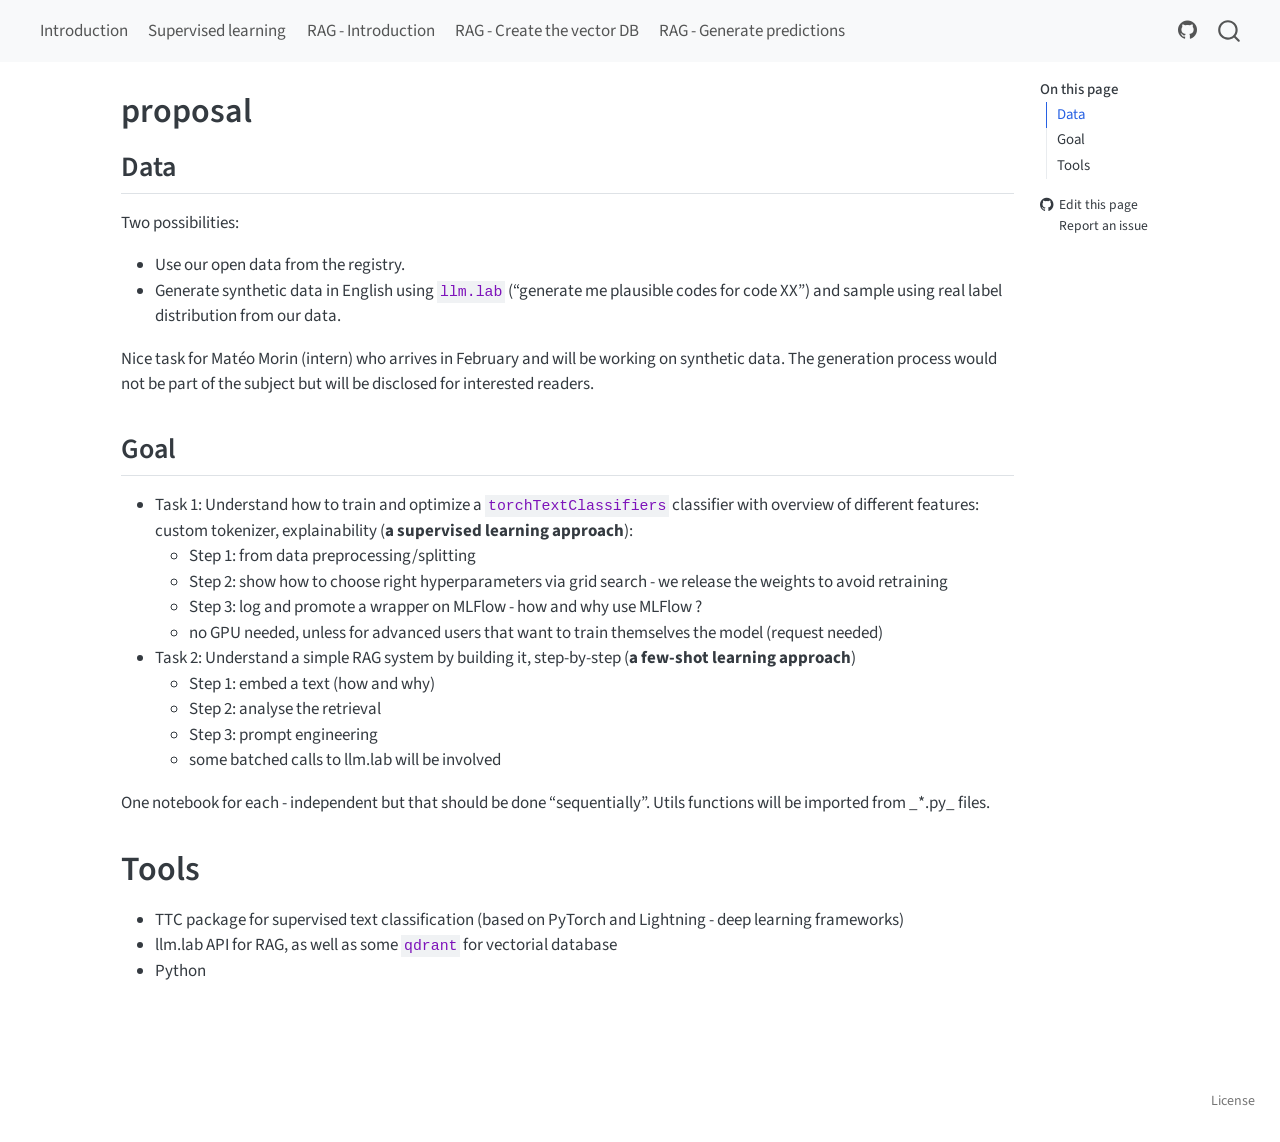
<file: proposal/proposal.html>
<!DOCTYPE html>
<html xmlns="http://www.w3.org/1999/xhtml" lang="en" xml:lang="en"><head>

<meta charset="utf-8">
<meta name="generator" content="quarto-1.9.37">

<meta name="viewport" content="width=device-width, initial-scale=1.0, user-scalable=yes">


<title>proposal – AIML4OS Funathon - Project 2</title>
<style>
/* Default styles provided by pandoc.
** See https://pandoc.org/MANUAL.html#variables-for-html for config info.
*/
code{white-space: pre-wrap;}
span.smallcaps{font-variant: small-caps;}
div.columns{display: flex; gap: min(4vw, 1.5em);}
div.column{flex: auto; overflow-x: auto;}
div.hanging-indent{margin-left: 1.5em; text-indent: -1.5em;}
ul.task-list{list-style: none;}
ul.task-list li input[type="checkbox"] {
  width: 0.8em;
  margin: 0 0.8em 0.2em -1em; /* quarto-specific, see https://github.com/quarto-dev/quarto-cli/issues/4556 */ 
  vertical-align: middle;
}
</style>


<script src="../site_libs/quarto-nav/quarto-nav.js"></script>
<script src="../site_libs/quarto-nav/headroom.min.js"></script>
<script src="../site_libs/clipboard/clipboard.min.js"></script>
<script src="../site_libs/quarto-search/autocomplete.umd.js"></script>
<script src="../site_libs/quarto-search/fuse.min.js"></script>
<script src="../site_libs/quarto-search/quarto-search.js"></script>
<meta name="quarto:offset" content="../">
<script src="../site_libs/quarto-html/quarto.js" type="module"></script>
<script src="../site_libs/quarto-html/tabsets/tabsets.js" type="module"></script>
<script src="../site_libs/quarto-html/popper.min.js"></script>
<script src="../site_libs/quarto-html/tippy.umd.min.js"></script>
<script src="../site_libs/quarto-html/anchor.min.js"></script>
<link href="../site_libs/quarto-html/tippy.css" rel="stylesheet">
<link href="../site_libs/quarto-html/quarto-syntax-highlighting-7f8f88aac4f3542376d5c11b86a4c14d.css" rel="stylesheet" id="quarto-text-highlighting-styles">
<script src="../site_libs/bootstrap/bootstrap.min.js"></script>
<link href="../site_libs/bootstrap/bootstrap-icons.css" rel="stylesheet">
<link href="../site_libs/bootstrap/bootstrap-10001ffb058a23507bc90342e4cf6f50.min.css" rel="stylesheet" append-hash="true" id="quarto-bootstrap" data-mode="light">
<script id="quarto-search-options" type="application/json">{
  "location": "navbar",
  "copy-button": false,
  "collapse-after": 3,
  "panel-placement": "end",
  "type": "overlay",
  "limit": 50,
  "keyboard-shortcut": [
    "f",
    "/",
    "s"
  ],
  "show-item-context": false,
  "language": {
    "search-no-results-text": "No results",
    "search-matching-documents-text": "matching documents",
    "search-copy-link-title": "Copy link to search",
    "search-hide-matches-text": "Hide additional matches",
    "search-more-match-text": "more match in this document",
    "search-more-matches-text": "more matches in this document",
    "search-clear-button-title": "Clear",
    "search-text-placeholder": "",
    "search-detached-cancel-button-title": "Cancel",
    "search-submit-button-title": "Submit",
    "search-label": "Search"
  }
}</script>


<meta property="og:title" content="proposal – AIML4OS Funathon - Project 2">
<meta property="og:description" content="Automatic classification">
<meta property="og:site_name" content="AIML4OS Funathon - Project 2">
</head>

<body class="nav-fixed quarto-light">

<div id="quarto-search-results"></div>
  <header id="quarto-header" class="headroom fixed-top">
    <nav class="navbar navbar-expand-lg " data-bs-theme="dark">
      <div class="navbar-container container-fluid">
            <div id="quarto-search" class="" title="Search"></div>
          <button class="navbar-toggler" type="button" data-bs-toggle="collapse" data-bs-target="#navbarCollapse" aria-controls="navbarCollapse" role="menu" aria-expanded="false" aria-label="Toggle navigation" onclick="if (window.quartoToggleHeadroom) { window.quartoToggleHeadroom(); }">
  <span class="navbar-toggler-icon"></span>
</button>
          <div class="collapse navbar-collapse" id="navbarCollapse">
            <ul class="navbar-nav navbar-nav-scroll me-auto">
  <li class="nav-item">
    <a class="nav-link" href="../index.html"> 
<span class="menu-text">Introduction</span></a>
  </li>  
  <li class="nav-item">
    <a class="nav-link" href="../1-ttc.html"> 
<span class="menu-text">Supervised learning</span></a>
  </li>  
  <li class="nav-item">
    <a class="nav-link" href="../2-rag-intro.html"> 
<span class="menu-text">RAG - Introduction</span></a>
  </li>  
  <li class="nav-item">
    <a class="nav-link" href="../2-rag-vdb.html"> 
<span class="menu-text">RAG - Create the vector DB</span></a>
  </li>  
  <li class="nav-item">
    <a class="nav-link" href="../2-rag-generation.html"> 
<span class="menu-text">RAG - Generate predictions</span></a>
  </li>  
</ul>
            <ul class="navbar-nav navbar-nav-scroll ms-auto">
  <li class="nav-item compact">
    <a class="nav-link" href="https://github.com/AIML4OS/funathon-project2"> <i class="bi bi-github" role="img" aria-label="GitHub">
</i> 
<span class="menu-text"></span></a>
  </li>  
</ul>
          </div> <!-- /navcollapse -->
            <div class="quarto-navbar-tools">
</div>
      </div> <!-- /container-fluid -->
    </nav>
</header>
<!-- content -->
<div id="quarto-content" class="quarto-container page-columns page-rows-contents page-layout-article page-navbar">
<!-- sidebar -->
<!-- margin-sidebar -->
    <div id="quarto-margin-sidebar" class="sidebar margin-sidebar">
        <nav id="TOC" role="doc-toc" class="toc-active">
    <h2 id="toc-title">On this page</h2>
   
  <ul>
  <li><a href="#data" id="toc-data" class="nav-link active" data-scroll-target="#data">Data</a></li>
  <li><a href="#goal" id="toc-goal" class="nav-link" data-scroll-target="#goal">Goal</a></li>
  <li><a href="#tools" id="toc-tools" class="nav-link" data-scroll-target="#tools">Tools</a></li>
  </ul>
<div class="toc-actions"><ul><li><a href="https://github.com/AIML4OS/funathon-project2/edit/main/proposal/proposal.qmd" class="toc-action"><i class="bi bi-github"></i>Edit this page</a></li><li><a href="https://github.com/AIML4OS/funathon-project2/issues/new" class="toc-action"><i class="bi empty"></i>Report an issue</a></li></ul></div></nav>
    </div>
<!-- main -->
<main class="content" id="quarto-document-content">

<header id="title-block-header" class="quarto-title-block default">
<div class="quarto-title">
<h1 class="title">proposal</h1>
</div>



<div class="quarto-title-meta">

    
  
    
  </div>
  


</header>


<section id="data" class="level2">
<h2 class="anchored" data-anchor-id="data">Data</h2>
<p>Two possibilities:</p>
<ul>
<li>Use our open data from the registry.</li>
<li>Generate synthetic data in English using <code>llm.lab</code> (“generate me plausible codes for code XX”) and sample using real label distribution from our data.</li>
</ul>
<p>Nice task for Matéo Morin (intern) who arrives in February and will be working on synthetic data. The generation process would not be part of the subject but will be disclosed for interested readers.</p>
</section>
<section id="goal" class="level2">
<h2 class="anchored" data-anchor-id="goal">Goal</h2>
<ul>
<li>Task 1: Understand how to train and optimize a <code>torchTextClassifiers</code> classifier with overview of different features: custom tokenizer, explainability (<strong>a supervised learning approach</strong>):
<ul>
<li>Step 1: from data preprocessing/splitting</li>
<li>Step 2: show how to choose right hyperparameters via grid search - we release the weights to avoid retraining</li>
<li>Step 3: log and promote a wrapper on MLFlow - how and why use MLFlow ?</li>
<li>no GPU needed, unless for advanced users that want to train themselves the model (request needed)</li>
</ul></li>
<li>Task 2: Understand a simple RAG system by building it, step-by-step (<strong>a few-shot learning approach</strong>)
<ul>
<li>Step 1: embed a text (how and why)</li>
<li>Step 2: analyse the retrieval</li>
<li>Step 3: prompt engineering</li>
<li>some batched calls to llm.lab will be involved</li>
</ul></li>
</ul>
<p>One notebook for each - independent but that should be done “sequentially”. Utils functions will be imported from _*.py_ files.</p>
</section>
<section id="tools" class="level1">
<h1>Tools</h1>
<ul>
<li>TTC package for supervised text classification (based on PyTorch and Lightning - deep learning frameworks)</li>
<li>llm.lab API for RAG, as well as some <code>qdrant</code> for vectorial database</li>
<li>Python</li>
</ul>


</section>

</main> <!-- /main -->
<script id="quarto-html-after-body" type="application/javascript">
  window.document.addEventListener("DOMContentLoaded", function (event) {
    const icon = "";
    const anchorJS = new window.AnchorJS();
    anchorJS.options = {
      placement: 'right',
      icon: icon
    };
    anchorJS.add('.anchored');
    const isCodeAnnotation = (el) => {
      for (const clz of el.classList) {
        if (clz.startsWith('code-annotation-')) {                     
          return true;
        }
      }
      return false;
    }
    const onCopySuccess = function(e) {
      // button target
      const button = e.trigger;
      // don't keep focus
      button.blur();
      // flash "checked"
      button.classList.add('code-copy-button-checked');
      var currentTitle = button.getAttribute("title");
      button.setAttribute("title", "Copied!");
      let tooltip;
      if (window.bootstrap) {
        button.setAttribute("data-bs-toggle", "tooltip");
        button.setAttribute("data-bs-placement", "left");
        button.setAttribute("data-bs-title", "Copied!");
        tooltip = new bootstrap.Tooltip(button, 
          { trigger: "manual", 
            customClass: "code-copy-button-tooltip",
            offset: [0, -8]});
        tooltip.show();    
      }
      setTimeout(function() {
        if (tooltip) {
          tooltip.hide();
          button.removeAttribute("data-bs-title");
          button.removeAttribute("data-bs-toggle");
          button.removeAttribute("data-bs-placement");
        }
        button.setAttribute("title", currentTitle);
        button.classList.remove('code-copy-button-checked');
      }, 1000);
      // clear code selection
      e.clearSelection();
    }
    const getTextToCopy = function(trigger) {
      const outerScaffold = trigger.parentElement.cloneNode(true);
      const codeEl = outerScaffold.querySelector('code');
      for (const childEl of codeEl.children) {
        if (isCodeAnnotation(childEl)) {
          childEl.remove();
        }
      }
      return codeEl.innerText;
    }
    const clipboard = new window.ClipboardJS('.code-copy-button:not([data-in-quarto-modal])', {
      text: getTextToCopy
    });
    clipboard.on('success', onCopySuccess);
    if (window.document.getElementById('quarto-embedded-source-code-modal')) {
      const clipboardModal = new window.ClipboardJS('.code-copy-button[data-in-quarto-modal]', {
        text: getTextToCopy,
        container: window.document.getElementById('quarto-embedded-source-code-modal')
      });
      clipboardModal.on('success', onCopySuccess);
    }
      var localhostRegex = new RegExp(/^(?:http|https):\/\/localhost\:?[0-9]*\//);
      var mailtoRegex = new RegExp(/^mailto:/);
        var filterRegex = new RegExp("https:\/\/AIML4OS\.github\.io\/funathon-project2\/");
      var isInternal = (href) => {
          return filterRegex.test(href) || localhostRegex.test(href) || mailtoRegex.test(href);
      }
      // Inspect non-navigation links and adorn them if external
     var links = window.document.querySelectorAll('a[href]:not(.nav-link):not(.navbar-brand):not(.toc-action):not(.sidebar-link):not(.sidebar-item-toggle):not(.pagination-link):not(.no-external):not([aria-hidden]):not(.dropdown-item):not(.quarto-navigation-tool):not(.about-link)');
      for (var i=0; i<links.length; i++) {
        const link = links[i];
        if (!isInternal(link.href)) {
          // undo the damage that might have been done by quarto-nav.js in the case of
          // links that we want to consider external
          if (link.dataset.originalHref !== undefined) {
            link.href = link.dataset.originalHref;
          }
        }
      }
    function tippyHover(el, contentFn, onTriggerFn, onUntriggerFn) {
      const config = {
        allowHTML: true,
        maxWidth: 500,
        delay: 100,
        arrow: false,
        appendTo: function(el) {
            return el.parentElement;
        },
        interactive: true,
        interactiveBorder: 10,
        theme: 'quarto',
        placement: 'bottom-start',
      };
      if (contentFn) {
        config.content = contentFn;
      }
      if (onTriggerFn) {
        config.onTrigger = onTriggerFn;
      }
      if (onUntriggerFn) {
        config.onUntrigger = onUntriggerFn;
      }
      window.tippy(el, config); 
    }
    const noterefs = window.document.querySelectorAll('a[role="doc-noteref"]');
    for (var i=0; i<noterefs.length; i++) {
      const ref = noterefs[i];
      tippyHover(ref, function() {
        // use id or data attribute instead here
        let href = ref.getAttribute('data-footnote-href') || ref.getAttribute('href');
        try { href = new URL(href).hash; } catch {}
        const id = href.replace(/^#\/?/, "");
        const note = window.document.getElementById(id);
        if (note) {
          return note.innerHTML;
        } else {
          return "";
        }
      });
    }
    const xrefs = window.document.querySelectorAll('a.quarto-xref');
    const processXRef = (id, note) => {
      // Strip column container classes
      const stripColumnClz = (el) => {
        el.classList.remove("page-full", "page-columns");
        if (el.children) {
          for (const child of el.children) {
            stripColumnClz(child);
          }
        }
      }
      stripColumnClz(note)
      if (id === null || id.startsWith('sec-')) {
        // Special case sections, only their first couple elements
        const container = document.createElement("div");
        if (note.children && note.children.length > 2) {
          container.appendChild(note.children[0].cloneNode(true));
          for (let i = 1; i < note.children.length; i++) {
            const child = note.children[i];
            if (child.tagName === "P" && child.innerText === "") {
              continue;
            } else {
              container.appendChild(child.cloneNode(true));
              break;
            }
          }
          if (window.Quarto?.typesetMath) {
            window.Quarto.typesetMath(container);
          }
          return container.innerHTML
        } else {
          if (window.Quarto?.typesetMath) {
            window.Quarto.typesetMath(note);
          }
          return note.innerHTML;
        }
      } else {
        // Remove any anchor links if they are present
        const anchorLink = note.querySelector('a.anchorjs-link');
        if (anchorLink) {
          anchorLink.remove();
        }
        if (window.Quarto?.typesetMath) {
          window.Quarto.typesetMath(note);
        }
        if (note.classList.contains("callout")) {
          return note.outerHTML;
        } else {
          return note.innerHTML;
        }
      }
    }
    for (var i=0; i<xrefs.length; i++) {
      const xref = xrefs[i];
      tippyHover(xref, undefined, function(instance) {
        instance.disable();
        let url = xref.getAttribute('href');
        let hash = undefined; 
        if (url.startsWith('#')) {
          hash = url;
        } else {
          try { hash = new URL(url).hash; } catch {}
        }
        if (hash) {
          const id = hash.replace(/^#\/?/, "");
          const note = window.document.getElementById(id);
          if (note !== null) {
            try {
              const html = processXRef(id, note.cloneNode(true));
              instance.setContent(html);
            } finally {
              instance.enable();
              instance.show();
            }
          } else {
            // See if we can fetch this
            fetch(url.split('#')[0])
            .then(res => res.text())
            .then(html => {
              const parser = new DOMParser();
              const htmlDoc = parser.parseFromString(html, "text/html");
              const note = htmlDoc.getElementById(id);
              if (note !== null) {
                const html = processXRef(id, note);
                instance.setContent(html);
              } 
            }).finally(() => {
              instance.enable();
              instance.show();
            });
          }
        } else {
          // See if we can fetch a full url (with no hash to target)
          // This is a special case and we should probably do some content thinning / targeting
          fetch(url)
          .then(res => res.text())
          .then(html => {
            const parser = new DOMParser();
            const htmlDoc = parser.parseFromString(html, "text/html");
            const note = htmlDoc.querySelector('main.content');
            if (note !== null) {
              // This should only happen for chapter cross references
              // (since there is no id in the URL)
              // remove the first header
              if (note.children.length > 0 && note.children[0].tagName === "HEADER") {
                note.children[0].remove();
              }
              const html = processXRef(null, note);
              instance.setContent(html);
            } 
          }).finally(() => {
            instance.enable();
            instance.show();
          });
        }
      }, function(instance) {
      });
    }
        let selectedAnnoteEl;
        const selectorForAnnotation = ( cell, annotation) => {
          let cellAttr = 'data-code-cell="' + cell + '"';
          let lineAttr = 'data-code-annotation="' +  annotation + '"';
          const selector = 'span[' + cellAttr + '][' + lineAttr + ']';
          return selector;
        }
        const selectCodeLines = (annoteEl) => {
          const doc = window.document;
          const targetCell = annoteEl.getAttribute("data-target-cell");
          const targetAnnotation = annoteEl.getAttribute("data-target-annotation");
          const annoteSpan = window.document.querySelector(selectorForAnnotation(targetCell, targetAnnotation));
          const lines = annoteSpan.getAttribute("data-code-lines").split(",");
          const lineIds = lines.map((line) => {
            return targetCell + "-" + line;
          })
          let top = null;
          let height = null;
          let parent = null;
          if (lineIds.length > 0) {
              //compute the position of the single el (top and bottom and make a div)
              const el = window.document.getElementById(lineIds[0]);
              top = el.offsetTop;
              height = el.offsetHeight;
              parent = el.parentElement.parentElement;
            if (lineIds.length > 1) {
              const lastEl = window.document.getElementById(lineIds[lineIds.length - 1]);
              const bottom = lastEl.offsetTop + lastEl.offsetHeight;
              height = bottom - top;
            }
            if (top !== null && height !== null && parent !== null) {
              // cook up a div (if necessary) and position it 
              let div = window.document.getElementById("code-annotation-line-highlight");
              if (div === null) {
                div = window.document.createElement("div");
                div.setAttribute("id", "code-annotation-line-highlight");
                div.style.position = 'absolute';
                parent.appendChild(div);
              }
              div.style.top = top - 2 + "px";
              div.style.height = height + 4 + "px";
              div.style.left = 0;
              let gutterDiv = window.document.getElementById("code-annotation-line-highlight-gutter");
              if (gutterDiv === null) {
                gutterDiv = window.document.createElement("div");
                gutterDiv.setAttribute("id", "code-annotation-line-highlight-gutter");
                gutterDiv.style.position = 'absolute';
                const codeCell = window.document.getElementById(targetCell);
                const gutter = codeCell.querySelector('.code-annotation-gutter');
                gutter.appendChild(gutterDiv);
              }
              gutterDiv.style.top = top - 2 + "px";
              gutterDiv.style.height = height + 4 + "px";
            }
            selectedAnnoteEl = annoteEl;
          }
        };
        const unselectCodeLines = () => {
          const elementsIds = ["code-annotation-line-highlight", "code-annotation-line-highlight-gutter"];
          elementsIds.forEach((elId) => {
            const div = window.document.getElementById(elId);
            if (div) {
              div.remove();
            }
          });
          selectedAnnoteEl = undefined;
        };
          // Handle positioning of the toggle
      window.addEventListener(
        "resize",
        throttle(() => {
          elRect = undefined;
          if (selectedAnnoteEl) {
            selectCodeLines(selectedAnnoteEl);
          }
        }, 10)
      );
      function throttle(fn, ms) {
      let throttle = false;
      let timer;
        return (...args) => {
          if(!throttle) { // first call gets through
              fn.apply(this, args);
              throttle = true;
          } else { // all the others get throttled
              if(timer) clearTimeout(timer); // cancel #2
              timer = setTimeout(() => {
                fn.apply(this, args);
                timer = throttle = false;
              }, ms);
          }
        };
      }
        // Attach click handler to the DT
        const annoteDls = window.document.querySelectorAll('dt[data-target-cell]');
        for (const annoteDlNode of annoteDls) {
          annoteDlNode.addEventListener('click', (event) => {
            const clickedEl = event.target;
            if (clickedEl !== selectedAnnoteEl) {
              unselectCodeLines();
              const activeEl = window.document.querySelector('dt[data-target-cell].code-annotation-active');
              if (activeEl) {
                activeEl.classList.remove('code-annotation-active');
              }
              selectCodeLines(clickedEl);
              clickedEl.classList.add('code-annotation-active');
            } else {
              // Unselect the line
              unselectCodeLines();
              clickedEl.classList.remove('code-annotation-active');
            }
          });
        }
    const findCites = (el) => {
      const parentEl = el.parentElement;
      if (parentEl) {
        const cites = parentEl.dataset.cites;
        if (cites) {
          return {
            el,
            cites: cites.split(' ')
          };
        } else {
          return findCites(el.parentElement)
        }
      } else {
        return undefined;
      }
    };
    var bibliorefs = window.document.querySelectorAll('a[role="doc-biblioref"]');
    for (var i=0; i<bibliorefs.length; i++) {
      const ref = bibliorefs[i];
      const citeInfo = findCites(ref);
      if (citeInfo) {
        tippyHover(citeInfo.el, function() {
          var popup = window.document.createElement('div');
          citeInfo.cites.forEach(function(cite) {
            var citeDiv = window.document.createElement('div');
            citeDiv.classList.add('hanging-indent');
            citeDiv.classList.add('csl-entry');
            var biblioDiv = window.document.getElementById('ref-' + cite);
            if (biblioDiv) {
              citeDiv.innerHTML = biblioDiv.innerHTML;
            }
            popup.appendChild(citeDiv);
          });
          return popup.innerHTML;
        });
      }
    }
  });
  </script>
</div> <!-- /content -->
<footer class="footer">
  <div class="nav-footer">
    <div class="nav-footer-left">
      &nbsp;
    </div>   
    <div class="nav-footer-center">
      &nbsp;
    <div class="toc-actions d-sm-block d-md-none"><ul><li><a href="https://github.com/AIML4OS/funathon-project2/edit/main/proposal/proposal.qmd" class="toc-action"><i class="bi bi-github"></i>Edit this page</a></li><li><a href="https://github.com/AIML4OS/funathon-project2/issues/new" class="toc-action"><i class="bi empty"></i>Report an issue</a></li></ul></div></div>
    <div class="nav-footer-right">
      <ul class="footer-items list-unstyled">
    <li class="nav-item">
    <a class="nav-link" href="../LICENCE">
<p>License</p>
</a>
  </li>  
</ul>
    </div>
  </div>
</footer>




</body></html>
</file>
<file: site_libs/quarto-html/tippy.css>
.tippy-box[data-animation=fade][data-state=hidden]{opacity:0}[data-tippy-root]{max-width:calc(100vw - 10px)}.tippy-box{position:relative;background-color:#333;color:#fff;border-radius:4px;font-size:14px;line-height:1.4;white-space:normal;outline:0;transition-property:transform,visibility,opacity}.tippy-box[data-placement^=top]>.tippy-arrow{bottom:0}.tippy-box[data-placement^=top]>.tippy-arrow:before{bottom:-7px;left:0;border-width:8px 8px 0;border-top-color:initial;transform-origin:center top}.tippy-box[data-placement^=bottom]>.tippy-arrow{top:0}.tippy-box[data-placement^=bottom]>.tippy-arrow:before{top:-7px;left:0;border-width:0 8px 8px;border-bottom-color:initial;transform-origin:center bottom}.tippy-box[data-placement^=left]>.tippy-arrow{right:0}.tippy-box[data-placement^=left]>.tippy-arrow:before{border-width:8px 0 8px 8px;border-left-color:initial;right:-7px;transform-origin:center left}.tippy-box[data-placement^=right]>.tippy-arrow{left:0}.tippy-box[data-placement^=right]>.tippy-arrow:before{left:-7px;border-width:8px 8px 8px 0;border-right-color:initial;transform-origin:center right}.tippy-box[data-inertia][data-state=visible]{transition-timing-function:cubic-bezier(.54,1.5,.38,1.11)}.tippy-arrow{width:16px;height:16px;color:#333}.tippy-arrow:before{content:"";position:absolute;border-color:transparent;border-style:solid}.tippy-content{position:relative;padding:5px 9px;z-index:1}
</file>
<file: site_libs/quarto-html/quarto-syntax-highlighting-7f8f88aac4f3542376d5c11b86a4c14d.css>
/* quarto syntax highlight colors */
:root {
  --quarto-hl-ot-color: #003B4F;
  --quarto-hl-at-color: #657422;
  --quarto-hl-ss-color: #20794D;
  --quarto-hl-an-color: #5E5E5E;
  --quarto-hl-fu-color: #4758AB;
  --quarto-hl-st-color: #20794D;
  --quarto-hl-cf-color: #003B4F;
  --quarto-hl-op-color: #5E5E5E;
  --quarto-hl-er-color: #AD0000;
  --quarto-hl-bn-color: #AD0000;
  --quarto-hl-al-color: #AD0000;
  --quarto-hl-va-color: #111111;
  --quarto-hl-bu-color: inherit;
  --quarto-hl-ex-color: inherit;
  --quarto-hl-pp-color: #AD0000;
  --quarto-hl-in-color: #5E5E5E;
  --quarto-hl-vs-color: #20794D;
  --quarto-hl-wa-color: #5E5E5E;
  --quarto-hl-do-color: #5E5E5E;
  --quarto-hl-im-color: #00769E;
  --quarto-hl-ch-color: #20794D;
  --quarto-hl-dt-color: #AD0000;
  --quarto-hl-fl-color: #AD0000;
  --quarto-hl-co-color: #5E5E5E;
  --quarto-hl-cv-color: #5E5E5E;
  --quarto-hl-cn-color: #8f5902;
  --quarto-hl-sc-color: #5E5E5E;
  --quarto-hl-dv-color: #AD0000;
  --quarto-hl-kw-color: #003B4F;
}

/* other quarto variables */
:root {
  --quarto-font-monospace: SFMono-Regular, Menlo, Monaco, Consolas, "Liberation Mono", "Courier New", monospace;
}

/* syntax highlight based on Pandoc's rules */
pre > code.sourceCode > span {
  color: #003B4F;
}

code.sourceCode > span {
  color: #003B4F;
}

div.sourceCode,
div.sourceCode pre.sourceCode {
  color: #003B4F;
}

/* Normal */
code span {
  color: #003B4F;
}

/* Alert */
code span.al {
  color: #AD0000;
  font-style: inherit;
}

/* Annotation */
code span.an {
  color: #5E5E5E;
  font-style: inherit;
}

/* Attribute */
code span.at {
  color: #657422;
  font-style: inherit;
}

/* BaseN */
code span.bn {
  color: #AD0000;
  font-style: inherit;
}

/* BuiltIn */
code span.bu {
  font-style: inherit;
}

/* ControlFlow */
code span.cf {
  color: #003B4F;
  font-weight: bold;
  font-style: inherit;
}

/* Char */
code span.ch {
  color: #20794D;
  font-style: inherit;
}

/* Constant */
code span.cn {
  color: #8f5902;
  font-style: inherit;
}

/* Comment */
code span.co {
  color: #5E5E5E;
  font-style: inherit;
}

/* CommentVar */
code span.cv {
  color: #5E5E5E;
  font-style: italic;
}

/* Documentation */
code span.do {
  color: #5E5E5E;
  font-style: italic;
}

/* DataType */
code span.dt {
  color: #AD0000;
  font-style: inherit;
}

/* DecVal */
code span.dv {
  color: #AD0000;
  font-style: inherit;
}

/* Error */
code span.er {
  color: #AD0000;
  font-style: inherit;
}

/* Extension */
code span.ex {
  font-style: inherit;
}

/* Float */
code span.fl {
  color: #AD0000;
  font-style: inherit;
}

/* Function */
code span.fu {
  color: #4758AB;
  font-style: inherit;
}

/* Import */
code span.im {
  color: #00769E;
  font-style: inherit;
}

/* Information */
code span.in {
  color: #5E5E5E;
  font-style: inherit;
}

/* Keyword */
code span.kw {
  color: #003B4F;
  font-weight: bold;
  font-style: inherit;
}

/* Operator */
code span.op {
  color: #5E5E5E;
  font-style: inherit;
}

/* Other */
code span.ot {
  color: #003B4F;
  font-style: inherit;
}

/* Preprocessor */
code span.pp {
  color: #AD0000;
  font-style: inherit;
}

/* SpecialChar */
code span.sc {
  color: #5E5E5E;
  font-style: inherit;
}

/* SpecialString */
code span.ss {
  color: #20794D;
  font-style: inherit;
}

/* String */
code span.st {
  color: #20794D;
  font-style: inherit;
}

/* Variable */
code span.va {
  color: #111111;
  font-style: inherit;
}

/* VerbatimString */
code span.vs {
  color: #20794D;
  font-style: inherit;
}

/* Warning */
code span.wa {
  color: #5E5E5E;
  font-style: italic;
}

.prevent-inlining {
  content: "</";
}

/*# sourceMappingURL=789ad8cd35626ba772517505b42a116e.css.map */
</file>
